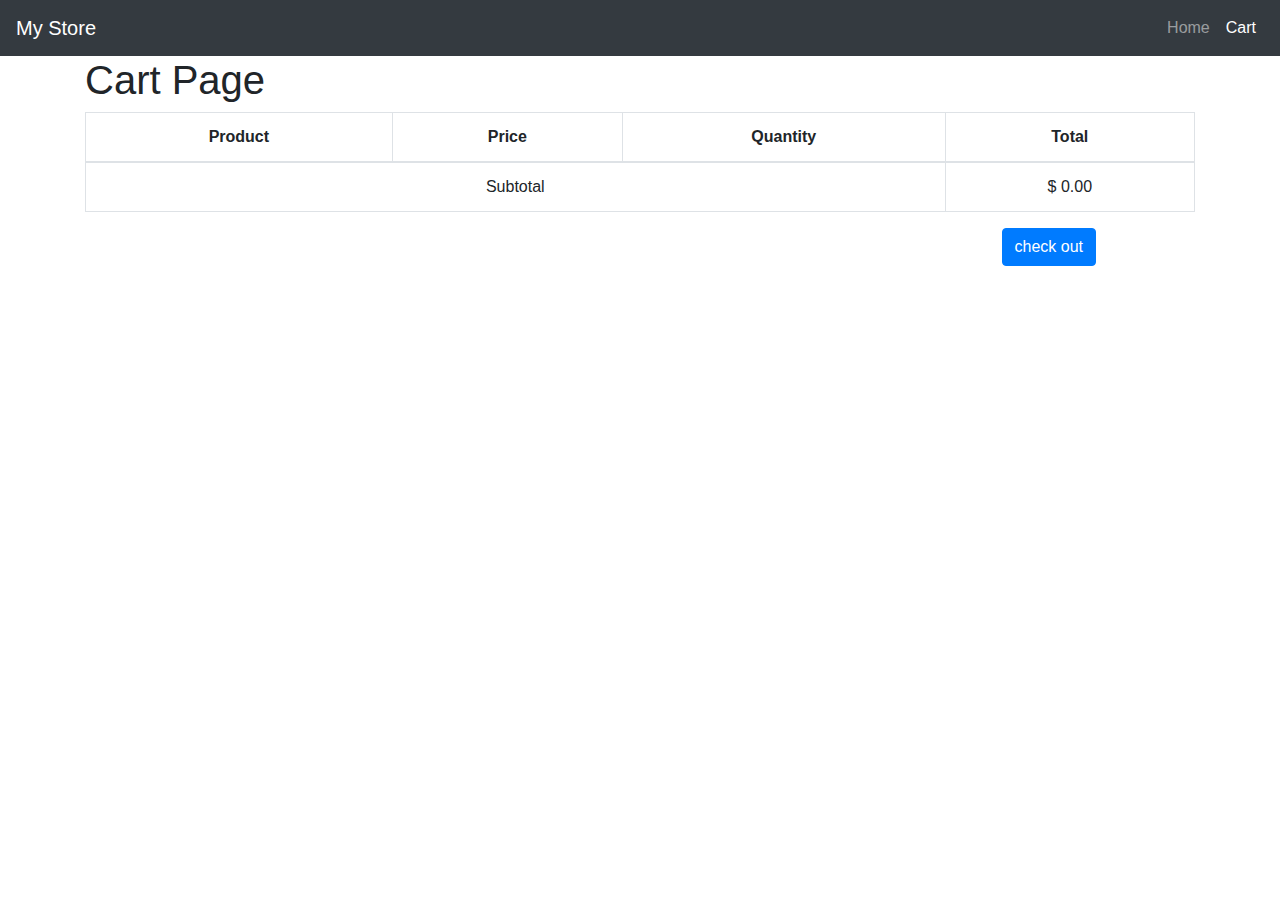
<file: java/prodact.html>
<!DOCTYPE html>
<html>
<head>
  <title>Cart Page</title>
  <link rel="stylesheet" href="https://stackpath.bootstrapcdn.com/bootstrap/4.5.2/css/bootstrap.min.css">
  <style>
    .quantity {
      display: flex;
      align-items: center;
    }

    .quantity input {
      width: 40px;
      text-align: center;
    }

    .quantity .btn {
      padding: 0.375rem 0.75rem;
    }
   th {
    text-align: center;
   }
   td{
    text-align: center;
   }

  </style>
</head>
<body>
  <nav class="navbar navbar-expand navbar-dark bg-dark">
    <a class="navbar-brand" href="#">My Store</a>
    <ul class="navbar-nav ml-auto">
      <li class="nav-item">
        <a class="nav-link" href="../index.php">Home</a>
      </li>
      <li class="nav-item active">
        <a class="nav-link" href="#">Cart</a>
      </li>
    </ul>
  </nav>

  <div class="container">
    <h1>Cart Page</h1>
    <table class="table table-bordered">
      <thead>
        <tr>
          <th >Product</th>
          <th>Price</th>
          <th>Quantity</th>
          <th>Total</th>
        </tr>
      </thead>
      <tbody>
        <!-- <tr>
          <td>
            <img src="./images/shoes-img1.png" alt="Product 1" class="img-fluid" width="140">
            Men Sports
          </td>
          <td>$90</td>
          <td class="quantity">
            <button class="btn btn-sm btn-secondary minus-btn">-</button>
            <input type="number" min="1" value="2" data-price="90">
            <button class="btn btn-sm btn-secondary plus-btn">+</button>
          </td>
          <td class="total">$90</td>
        </tr>
        <tr>
          <td>
            <img src="./images/shoes-img2.png"  alt="Product 2" class="img-fluid" width="140">
            Men Sports


          </td>
          <td>$80</td>
          <td class="quantity">
            <button class="btn btn-sm btn-secondary minus-btn" >-</button>
            <input type="number" min="1" value="1" data-price="80">
            <button class="btn btn-sm btn-secondary plus-btn">+</button>
          </td>
          <td class="total">$80</td>
        </tr>
        <tr>
          <td>
            <img src="./images/shoes-img3.png" alt="Product 1" class="img-fluid" width="140">
            Sale
             JOGING
             SHOES
          </td>
          <td>$100</td>
          <td class="quantity">
            <button class="btn btn-sm btn-secondary minus-btn">-</button>
            <input type="number" min="1" value="2" data-price="100">
            <button class="btn btn-sm btn-secondary plus-btn">+</button>
          </td>
          <td class="total">$100</td>
        </tr>
        <tr>
          <td>
            <img src="./images/H4.webp" alt="Product 1" class="img-fluid" width="140">
            PUMA3
          </td>
          <td>$80</td>
          <td class="quantity">
            <button class="btn btn-sm btn-secondary minus-btn">-</button>
            <input type="number" min="1" value="2" data-price="80">
            <button class="btn btn-sm btn-secondary plus-btn">+</button>
          </td>
          <td class="total">$80</td>
        </tr>
        <tr>
          <td>
            <img src="./images/shoes-img5.png" alt="Product 1" class="img-fluid" width="140">
            ADIDAS4          </td>
          <td>$456</td>
          <td class="quantity">
            <button class="btn btn-sm btn-secondary minus-btn">-</button>
            <input type="number" min="1" value="2" data-price="456">
            <button class="btn btn-sm btn-secondary plus-btn">+</button>
          </td>
          <td class="total">$456</td>
        </tr>
        <tr>
          <td>
            <img src="./images/shoes-img7.png" alt="Product 1" class="img-fluid" width="140">
            Realm
          </td>
          <td>$400
          </td>
          <td class="quantity">
            <button class="btn btn-sm btn-secondary minus-btn">-</button>
            <input type="number" min="1" value="2" data-price=" 400">
            <button class="btn btn-sm btn-secondary plus-btn">+</button>
          </td>
          <td class="total">$400</td>
        </tr>
        <tr>
          <td>
            <img src="./images/shoes-img8.png" alt="Product 1" class="img-fluid" width="140">
            PUMA3          </td>
          <td>$80</td>
          <td class="quantity">
            <button class="btn btn-sm btn-secondary minus-btn">-</button>
            <input type="number" min="1" value="2" data-price="80">
            <button class="btn btn-sm btn-secondary plus-btn">+</button>
          </td>
          <td class="total">$80</td>
        </tr>
        <tr>
          <td>
            <img src="./images/71wb-NvBKoL._AC_UL600_FMwebp_QL65_.webp" alt="Product 1" class="img-fluid" width="140">
            Cole Haan Men's Grand          </td>
          <td>$150</td>
          <td class="quantity">
            <button class="btn btn-sm btn-secondary minus-btn">-</button>
            <input type="number" min="1" value="2" data-price="150">
            <button class="btn btn-sm btn-secondary plus-btn">+</button>
          </td>
          <td class="total">$150</td>
        </tr>
        </tr> -->
        
        
        
      </tbody>
      <tfoot>
        <tr>
          <td colspan="3" >Subtotal</td>
          <td id="subtotal">$</td>
          </tr>
      </tfoot>
    </table>
    
  </div>
  
  <button style="float: right; margin-right: 11.5rem; " class="btn btn-primary  checkout" >check out </button>
  <script>
    var checkoutBtn = document.querySelector(".checkout");

checkoutBtn.addEventListener("click", function() {
  // Check if "products" object exists in local storage
  if (localStorage.getItem("products")) {
    // Clear the "products" object from local storage
    localStorage.removeItem("products");
    console.log("Local storage cleared!");
    // Refresh the page
    location.reload(); 
  } else {
    console.log("No 'products' object found in local storage.");
  }
});
// Select the table body element
var tableBody = document.querySelector('tbody');

// Calculate and update the subtotal
function calculateSubtotal() {
  var rows = tableBody.querySelectorAll('tr');
  var subtotal = 0;

  rows.forEach(function (row) {
    var totalCell = row.querySelector('td:last-child');
    var price = parseFloat(totalCell.textContent.replace(/[^0-9.-]+/g, ''));
    subtotal += price;
  });

  // Update the subtotal cell
  document.getElementById('subtotal').textContent = '$ ' + subtotal.toFixed(2);
}

// Get the existing products from local storage
var existingProducts = JSON.parse(localStorage.getItem('products')) || [];

// Variable to store the overall total
var overallTotal = 0;

// Loop through the existing products and create a row for each product
existingProducts.forEach(function (product) {
  // Create a new table row
  var row = document.createElement('tr');

  // Create the table data cells for each product detail
  var productCell = document.createElement('td');
  productCell.innerHTML = `
    <img src="${'.' + product.image}" alt="${product.name}" class="img-fluid" width="140">
    ${product.name}
  `;
  row.appendChild(productCell);

  var priceCell = document.createElement('td');
  priceCell.textContent = product.price;
  row.appendChild(priceCell);

  var quantityCell = document.createElement('td');
  quantityCell.innerHTML = `
    <button class="btn btn-sm btn-secondary minus-btn">-</button>
    <input type="number" min="1" value="1" data-price="${product.price}">
    <button class="btn btn-sm btn-secondary plus-btn">+</button>
  `;
  row.appendChild(quantityCell);

  var totalCell = document.createElement('td');
  totalCell.textContent = product.price;
  row.appendChild(totalCell);

  // Append the row to the table body
  tableBody.appendChild(row);

  // Calculate and update the total for each product
  var quantityInput = row.querySelector('input[type="number"]');
  var minusBtn = row.querySelector('.minus-btn');
  var plusBtn = row.querySelector('.plus-btn');
  var productTotalCell = row.querySelector('td:last-child'); // Retrieve the total cell for the specific row

  // Function to calculate the product total based on quantity
  function updateProductTotal() {
    var quantity = parseInt(quantityInput.value);
    var price = parseFloat(quantityInput.dataset.price.replace(/[^0-9.-]+/g, '')); // Remove non-numeric characters from the price
    var productTotal = quantity * price;
    productTotalCell.textContent = '$ ' + productTotal.toFixed(2); // Update the total cell for the specific row with the currency symbol

    // Update the subtotal and overall total
    calculateSubtotal();
    calculateOverallTotal();
  }

  // Event listener for the minus button
  minusBtn.addEventListener('click', function () {
    if (quantityInput.value > 1) {
      quantityInput.value--;
      updateProductTotal();
    }
  });

  // Event listener for the plus button
  plusBtn.addEventListener('click', function () {
    quantityInput.value++;
    updateProductTotal();
  });

  // Event listener for quantity input changes
  quantityInput.addEventListener('change', updateProductTotal);

  // Function to calculate the overall total
  function calculateOverallTotal() {
    overallTotal = 0;
    var rows = document.querySelectorAll('tbody tr');
    rows.forEach(function (
row) {
var totalCell = row.querySelector('td:last-child');
var price = parseFloat(totalCell.textContent.replace(/[^0-9.-]+/g, '')); // Remove non-numeric characters from the price
overallTotal += price;
});

// Display the overall total with the currency symbol
document.getElementById('overall-total').textContent = '$ ' + overallTotal.toFixed(2);
}
});

// Call the calculateSubtotal function initially to display the initial subtotal
calculateSubtotal();


</script>


</body>
</html>
</file>
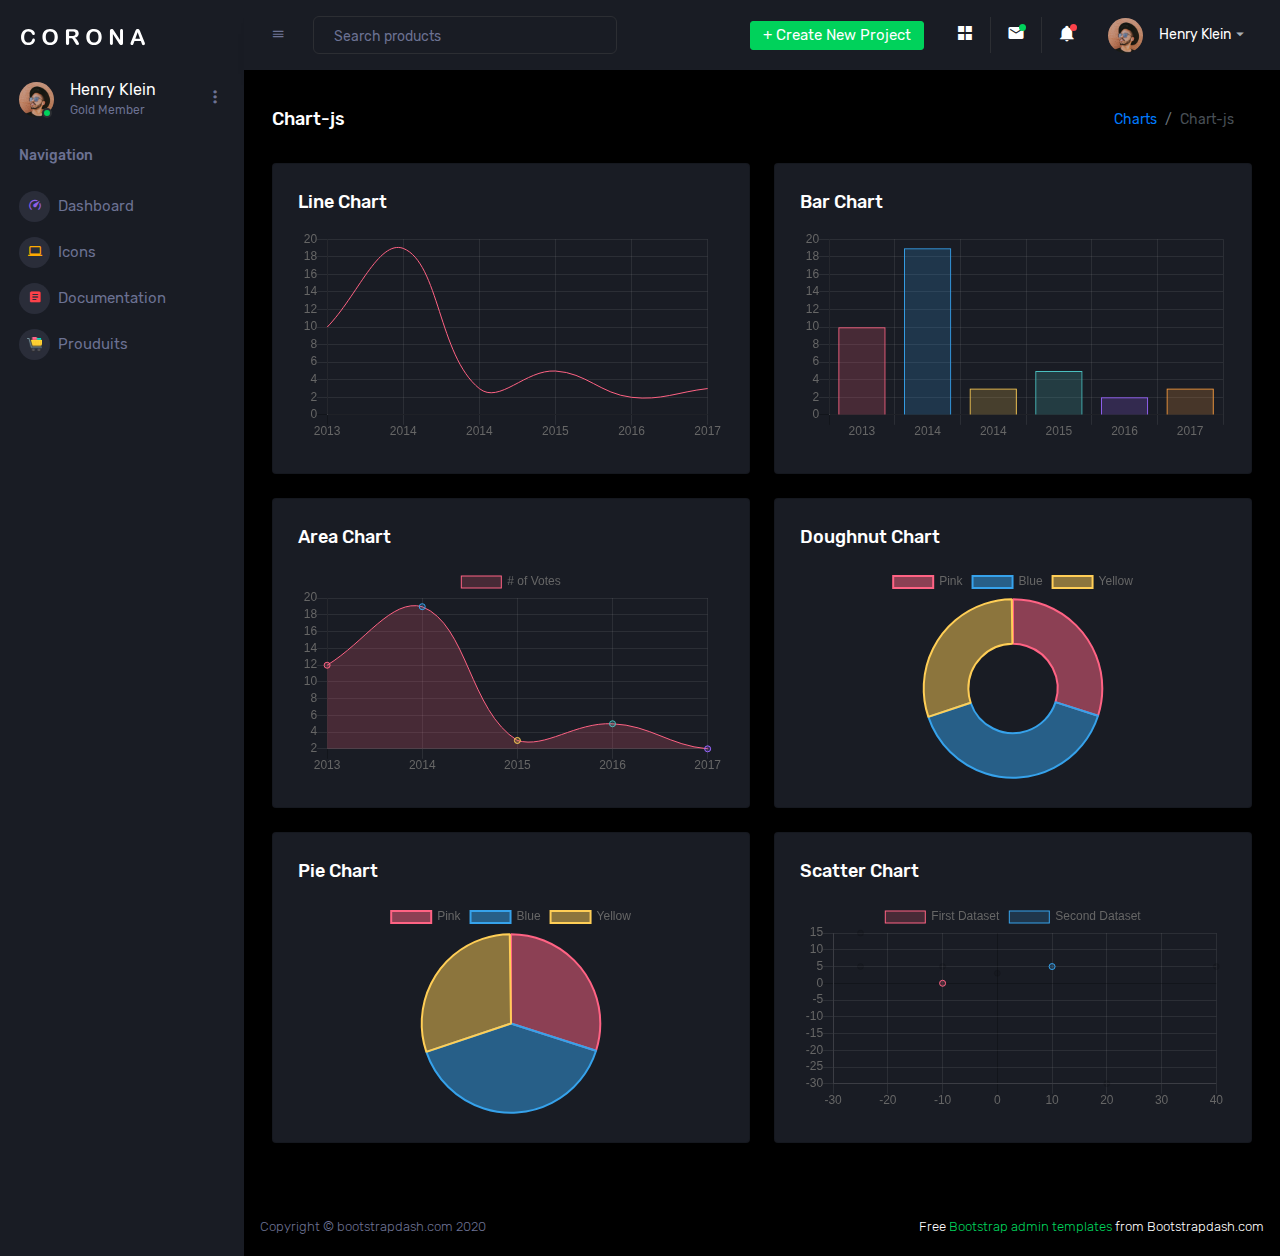
<file: dashbord/hamza/pages/charts/chartjs.html>
<!DOCTYPE html>
<html lang="en">
  <head>
    <!-- Required meta tags -->
    <meta charset="utf-8">
    <meta name="viewport" content="width=device-width, initial-scale=1, shrink-to-fit=no">
    <title>Corona Admin</title>
    <!-- plugins:css -->
    <link rel="stylesheet" href="../../assets/vendors/mdi/css/materialdesignicons.min.css">
    <link rel="stylesheet" href="../../assets/vendors/css/vendor.bundle.base.css">
    <!-- endinject -->
    <!-- Plugin css for this page -->
    <!-- End Plugin css for this page -->
    <!-- inject:css -->
    <!-- endinject -->
    <!-- Layout styles -->
    <link rel="stylesheet" href="../../assets/css/style.css">
    <!-- End layout styles -->
    <link rel="shortcut icon" href="../../assets/images/favicon.png" />
  </head>
  <body>
    <div class="container-scroller">
      <!-- partial:../../partials/_sidebar.html -->
      <nav class="sidebar sidebar-offcanvas" id="sidebar">
        <div class="sidebar-brand-wrapper d-none d-lg-flex align-items-center justify-content-center fixed-top">
          <a class="sidebar-brand brand-logo" href="../../index.html"><img src="../../assets/images/logo.svg" alt="logo" /></a>
          <a class="sidebar-brand brand-logo-mini" href="../../index.html"><img src="../../assets/images/logo-mini.svg" alt="logo" /></a>
        </div>
        <ul class="nav">
          <li class="nav-item profile">
            <div class="profile-desc">
              <div class="profile-pic">
                <div class="count-indicator">
                  <img class="img-xs rounded-circle " src="../../assets/images/faces/face15.jpg" alt="">
                  <span class="count bg-success"></span>
                </div>
                <div class="profile-name">
                  <h5 class="mb-0 font-weight-normal">Henry Klein</h5>
                  <span>Gold Member</span>
                </div>
              </div>
              <a href="#" id="profile-dropdown" data-toggle="dropdown"><i class="mdi mdi-dots-vertical"></i></a>
              <div class="dropdown-menu dropdown-menu-right sidebar-dropdown preview-list" aria-labelledby="profile-dropdown">
                <a href="#" class="dropdown-item preview-item">
                  <div class="preview-thumbnail">
                    <div class="preview-icon bg-dark rounded-circle">
                      <i class="mdi mdi-settings text-primary"></i>
                    </div>
                  </div>
                  <div class="preview-item-content">
                    <p class="preview-subject ellipsis mb-1 text-small">Account settings</p>
                  </div>
                </a>
                <div class="dropdown-divider"></div>
                <a href="#" class="dropdown-item preview-item">
                  <div class="preview-thumbnail">
                    <div class="preview-icon bg-dark rounded-circle">
                      <i class="mdi mdi-onepassword  text-info"></i>
                    </div>
                  </div>
                  <div class="preview-item-content">
                    <p class="preview-subject ellipsis mb-1 text-small">Change Password</p>
                  </div>
                </a>
                <div class="dropdown-divider"></div>
                <a href="#" class="dropdown-item preview-item">
                  <div class="preview-thumbnail">
                    <div class="preview-icon bg-dark rounded-circle">
                      <i class="mdi mdi-calendar-today text-success"></i>
                    </div>
                  </div>
                  <div class="preview-item-content">
                    <p class="preview-subject ellipsis mb-1 text-small">To-do list</p>
                  </div>
                </a>
              </div>
            </div>
          </li>
          <li class="nav-item nav-category">
            <span class="nav-link">Navigation</span>
          </li>
          <li class="nav-item menu-items">
            <a class="nav-link" href="../../index.html">
              <span class="menu-icon">
                <i class="mdi mdi-speedometer"></i>
              </span>
              <span class="menu-title">Dashboard</span>
            </a>
          </li>




          <li class="nav-item menu-items">
            <a class="nav-link" data-toggle="collapse" href="#ui-basic" aria-expanded="false" aria-controls="ui-basic">
              <span class="menu-icon">
                <i class="mdi mdi-laptop"></i>
              </span>
         
              <span class="menu-title">Icons</span>
            </a>
          </li>
          
           
             
          <li class="nav-item menu-items">
            <a class="nav-link" href="http://www.bootstrapdash.com/demo/corona-free/jquery/documentation/documentation.html">
              <span class="menu-icon">
                <i class="mdi mdi-file-document-box"></i>
              </span>
              <span class="menu-title">Documentation</span>
            </a>
          </li>
          <li class="nav-item menu-items">
            <a class="nav-link" href="../../produits/prouduits.html">
              <span class="menu-icon">
                <i><img src="./panier.png " height="" width="15" alt=""></i>
              </span>
              <span class="menu-title">Prouduits</span>
            </a>
          </li>
        </ul>
      </nav>
      <!-- partial -->
      <div class="container-fluid page-body-wrapper">
        <!-- partial:../../partials/_navbar.html -->
        <nav class="navbar p-0 fixed-top d-flex flex-row">
          <div class="navbar-brand-wrapper d-flex d-lg-none align-items-center justify-content-center">
            <a class="navbar-brand brand-logo-mini" href="../../index.html"><img src="../../assets/images/logo-mini.svg" alt="logo" /></a>
          </div>
          <div class="navbar-menu-wrapper flex-grow d-flex align-items-stretch">
            <button class="navbar-toggler navbar-toggler align-self-center" type="button" data-toggle="minimize">
              <span class="mdi mdi-menu"></span>
            </button>
            <ul class="navbar-nav w-100">
              <li class="nav-item w-100">
                <form class="nav-link mt-2 mt-md-0 d-none d-lg-flex search">
                  <input type="text" class="form-control" placeholder="Search products">
                </form>
              </li>
            </ul>
            <ul class="navbar-nav navbar-nav-right">
              <li class="nav-item dropdown d-none d-lg-block">
                <a class="nav-link btn btn-success create-new-button" id="createbuttonDropdown" data-toggle="dropdown" aria-expanded="false" href="#">+ Create New Project</a>
                <div class="dropdown-menu dropdown-menu-right navbar-dropdown preview-list" aria-labelledby="createbuttonDropdown">
                  <h6 class="p-3 mb-0">Projects</h6>
                  <div class="dropdown-divider"></div>
                  <a class="dropdown-item preview-item">
                    <div class="preview-thumbnail">
                      <div class="preview-icon bg-dark rounded-circle">
                        <i class="mdi mdi-file-outline text-primary"></i>
                      </div>
                    </div>
                    <div class="preview-item-content">
                      <p class="preview-subject ellipsis mb-1">Software Development</p>
                    </div>
                  </a>
                  <div class="dropdown-divider"></div>
                  <a class="dropdown-item preview-item">
                    <div class="preview-thumbnail">
                      <div class="preview-icon bg-dark rounded-circle">
                        <i class="mdi mdi-web text-info"></i>
                      </div>
                    </div>
                    <div class="preview-item-content">
                      <p class="preview-subject ellipsis mb-1">UI Development</p>
                    </div>
                  </a>
                  <div class="dropdown-divider"></div>
                  <a class="dropdown-item preview-item">
                    <div class="preview-thumbnail">
                      <div class="preview-icon bg-dark rounded-circle">
                        <i class="mdi mdi-layers text-danger"></i>
                      </div>
                    </div>
                    <div class="preview-item-content">
                      <p class="preview-subject ellipsis mb-1">Software Testing</p>
                    </div>
                  </a>
                  <div class="dropdown-divider"></div>
                  <p class="p-3 mb-0 text-center">See all projects</p>
                </div>
              </li>
              <li class="nav-item nav-settings d-none d-lg-block">
                <a class="nav-link" href="#">
                  <i class="mdi mdi-view-grid"></i>
                </a>
              </li>
              <li class="nav-item dropdown border-left">
                <a class="nav-link count-indicator dropdown-toggle" id="messageDropdown" href="#" data-toggle="dropdown" aria-expanded="false">
                  <i class="mdi mdi-email"></i>
                  <span class="count bg-success"></span>
                </a>
                <div class="dropdown-menu dropdown-menu-right navbar-dropdown preview-list" aria-labelledby="messageDropdown">
                  <h6 class="p-3 mb-0">Messages</h6>
                  <div class="dropdown-divider"></div>
                  <a class="dropdown-item preview-item">
                    <div class="preview-thumbnail">
                      <img src="../../assets/images/faces/face4.jpg" alt="image" class="rounded-circle profile-pic">
                    </div>
                    <div class="preview-item-content">
                      <p class="preview-subject ellipsis mb-1">Mark send you a message</p>
                      <p class="text-muted mb-0"> 1 Minutes ago </p>
                    </div>
                  </a>
                  <div class="dropdown-divider"></div>
                  <a class="dropdown-item preview-item">
                    <div class="preview-thumbnail">
                      <img src="../../assets/images/faces/face2.jpg" alt="image" class="rounded-circle profile-pic">
                    </div>
                    <div class="preview-item-content">
                      <p class="preview-subject ellipsis mb-1">Cregh send you a message</p>
                      <p class="text-muted mb-0"> 15 Minutes ago </p>
                    </div>
                  </a>
                  <div class="dropdown-divider"></div>
                  <a class="dropdown-item preview-item">
                    <div class="preview-thumbnail">
                      <img src="../../assets/images/faces/face3.jpg" alt="image" class="rounded-circle profile-pic">
                    </div>
                    <div class="preview-item-content">
                      <p class="preview-subject ellipsis mb-1">Profile picture updated</p>
                      <p class="text-muted mb-0"> 18 Minutes ago </p>
                    </div>
                  </a>
                  <div class="dropdown-divider"></div>
                  <p class="p-3 mb-0 text-center">4 new messages</p>
                </div>
              </li>
              <li class="nav-item dropdown border-left">
                <a class="nav-link count-indicator dropdown-toggle" id="notificationDropdown" href="#" data-toggle="dropdown">
                  <i class="mdi mdi-bell"></i>
                  <span class="count bg-danger"></span>
                </a>
                <div class="dropdown-menu dropdown-menu-right navbar-dropdown preview-list" aria-labelledby="notificationDropdown">
                  <h6 class="p-3 mb-0">Notifications</h6>
                  <div class="dropdown-divider"></div>
                  <a class="dropdown-item preview-item">
                    <div class="preview-thumbnail">
                      <div class="preview-icon bg-dark rounded-circle">
                        <i class="mdi mdi-calendar text-success"></i>
                      </div>
                    </div>
                    <div class="preview-item-content">
                      <p class="preview-subject mb-1">Event today</p>
                      <p class="text-muted ellipsis mb-0"> Just a reminder that you have an event today </p>
                    </div>
                  </a>
                  <div class="dropdown-divider"></div>
                  <a class="dropdown-item preview-item">
                    <div class="preview-thumbnail">
                      <div class="preview-icon bg-dark rounded-circle">
                        <i class="mdi mdi-settings text-danger"></i>
                      </div>
                    </div>
                    <div class="preview-item-content">
                      <p class="preview-subject mb-1">Settings</p>
                      <p class="text-muted ellipsis mb-0"> Update dashboard </p>
                    </div>
                  </a>
                  <div class="dropdown-divider"></div>
                  <a class="dropdown-item preview-item">
                    <div class="preview-thumbnail">
                      <div class="preview-icon bg-dark rounded-circle">
                        <i class="mdi mdi-link-variant text-warning"></i>
                      </div>
                    </div>
                    <div class="preview-item-content">
                      <p class="preview-subject mb-1">Launch Admin</p>
                      <p class="text-muted ellipsis mb-0"> New admin wow! </p>
                    </div>
                  </a>
                  <div class="dropdown-divider"></div>
                  <p class="p-3 mb-0 text-center">See all notifications</p>
                </div>
              </li>
              <li class="nav-item dropdown">
                <a class="nav-link" id="profileDropdown" href="#" data-toggle="dropdown">
                  <div class="navbar-profile">
                    <img class="img-xs rounded-circle" src="../../assets/images/faces/face15.jpg" alt="">
                    <p class="mb-0 d-none d-sm-block navbar-profile-name">Henry Klein</p>
                    <i class="mdi mdi-menu-down d-none d-sm-block"></i>
                  </div>
                </a>
                <div class="dropdown-menu dropdown-menu-right navbar-dropdown preview-list" aria-labelledby="profileDropdown">
                  <h6 class="p-3 mb-0">Profile</h6>
                  <div class="dropdown-divider"></div>
                  <a class="dropdown-item preview-item">
                    <div class="preview-thumbnail">
                      <div class="preview-icon bg-dark rounded-circle">
                        <i class="mdi mdi-settings text-success"></i>
                      </div>
                    </div>
                    <div class="preview-item-content">
                      <p class="preview-subject mb-1">Settings</p>
                    </div>
                  </a>
                  <div class="dropdown-divider"></div>
                  <a class="dropdown-item preview-item">
                    <div class="preview-thumbnail">
                      <div class="preview-icon bg-dark rounded-circle">
                        <i class="mdi mdi-logout text-danger"></i>
                      </div>
                    </div>
                    <div class="preview-item-content">
                      <p class="preview-subject mb-1">Log out</p>
                    </div>
                  </a>
                  <div class="dropdown-divider"></div>
                  <p class="p-3 mb-0 text-center">Advanced settings</p>
                </div>
              </li>
            </ul>
            <button class="navbar-toggler navbar-toggler-right d-lg-none align-self-center" type="button" data-toggle="offcanvas">
              <span class="mdi mdi-format-line-spacing"></span>
            </button>
          </div>
        </nav>
        <!-- partial -->
        <div class="main-panel">
          <div class="content-wrapper">
            <div class="page-header">
              <h3 class="page-title"> Chart-js </h3>
              <nav aria-label="breadcrumb">
                <ol class="breadcrumb">
                  <li class="breadcrumb-item"><a href="#">Charts</a></li>
                  <li class="breadcrumb-item active" aria-current="page">Chart-js</li>
                </ol>
              </nav>
            </div>
            <div class="row">
              <div class="col-lg-6 grid-margin stretch-card">
                <div class="card">
                  <div class="card-body">
                    <h4 class="card-title">Line chart</h4>
                    <canvas id="lineChart" style="height:250px"></canvas>
                  </div>
                </div>
              </div>
              <div class="col-lg-6 grid-margin stretch-card">
                <div class="card">
                  <div class="card-body">
                    <h4 class="card-title">Bar chart</h4>
                    <canvas id="barChart" style="height:230px"></canvas>
                  </div>
                </div>
              </div>
            </div>
            <div class="row">
              <div class="col-lg-6 grid-margin stretch-card">
                <div class="card">
                  <div class="card-body">
                    <h4 class="card-title">Area chart</h4>
                    <canvas id="areaChart" style="height:250px"></canvas>
                  </div>
                </div>
              </div>
              <div class="col-lg-6 grid-margin stretch-card">
                <div class="card">
                  <div class="card-body">
                    <h4 class="card-title">Doughnut chart</h4>
                    <canvas id="doughnutChart" style="height:250px"></canvas>
                  </div>
                </div>
              </div>
            </div>
            <div class="row">
              <div class="col-lg-6 grid-margin stretch-card">
                <div class="card">
                  <div class="card-body">
                    <h4 class="card-title">Pie chart</h4>
                    <canvas id="pieChart" style="height:250px"></canvas>
                  </div>
                </div>
              </div>
              <div class="col-lg-6 grid-margin stretch-card">
                <div class="card">
                  <div class="card-body">
                    <h4 class="card-title">Scatter chart</h4>
                    <canvas id="scatterChart" style="height:250px"></canvas>
                  </div>
                </div>
              </div>
            </div>
          </div>
          <!-- content-wrapper ends -->
          <!-- partial:../../partials/_footer.html -->
          <footer class="footer">
            <div class="d-sm-flex justify-content-center justify-content-sm-between">
              <span class="text-muted d-block text-center text-sm-left d-sm-inline-block">Copyright © bootstrapdash.com 2020</span>
              <span class="float-none float-sm-right d-block mt-1 mt-sm-0 text-center"> Free <a href="https://www.bootstrapdash.com/bootstrap-admin-template/" target="_blank">Bootstrap admin templates</a> from Bootstrapdash.com</span>
            </div>
          </footer>
          <!-- partial -->
        </div>
        <!-- main-panel ends -->
      </div>
      <!-- page-body-wrapper ends -->
    </div>
    <!-- container-scroller -->
    <!-- plugins:js -->
    <script src="../../assets/vendors/js/vendor.bundle.base.js"></script>
    <!-- endinject -->
    <!-- Plugin js for this page -->
    <script src="../../assets/vendors/chart.js/Chart.min.js"></script>
    <!-- End plugin js for this page -->
    <!-- inject:js -->
    <script src="../../assets/js/off-canvas.js"></script>
    <script src="../../assets/js/hoverable-collapse.js"></script>
    <script src="../../assets/js/misc.js"></script>
    <script src="../../assets/js/settings.js"></script>
    <script src="../../assets/js/todolist.js"></script>
    <!-- endinject -->
    <!-- Custom js for this page -->
    <script src="../../assets/js/chart.js"></script>
    <!-- End custom js for this page -->
  </body>
</html>
</file>
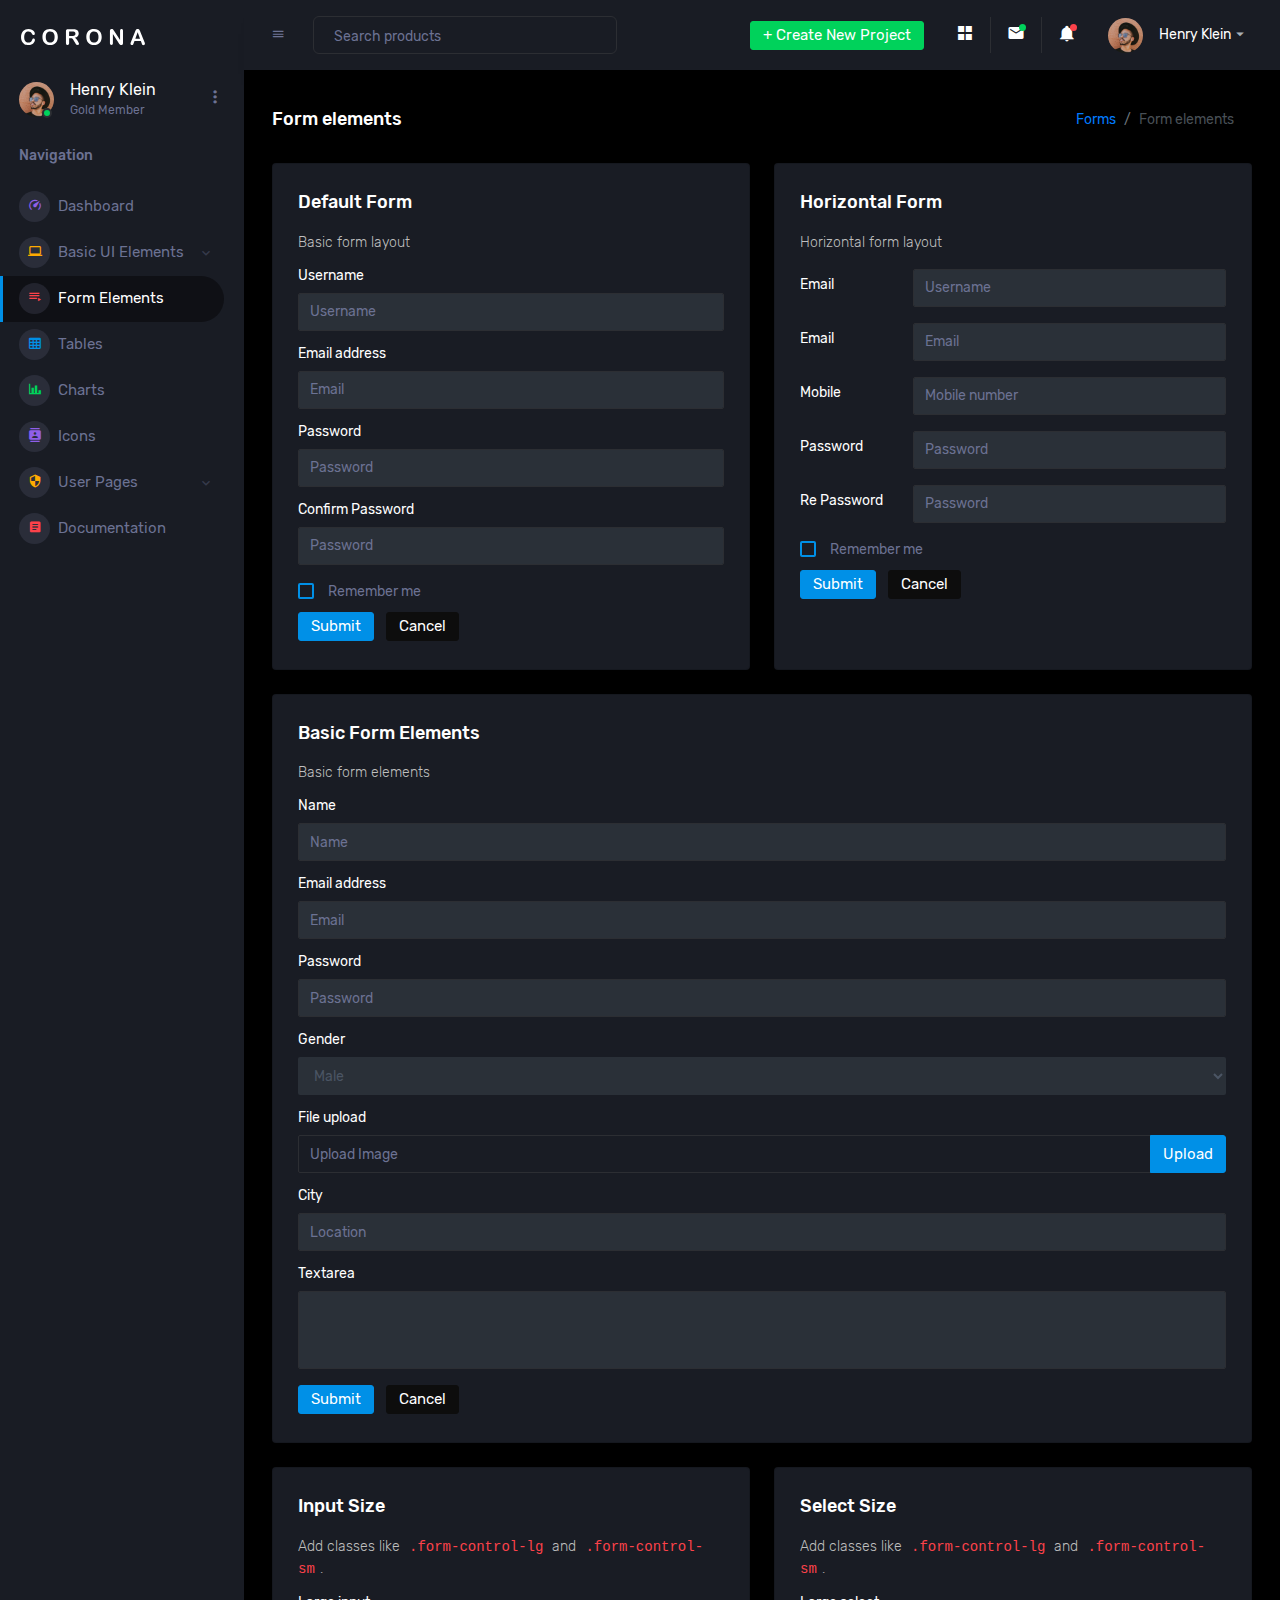
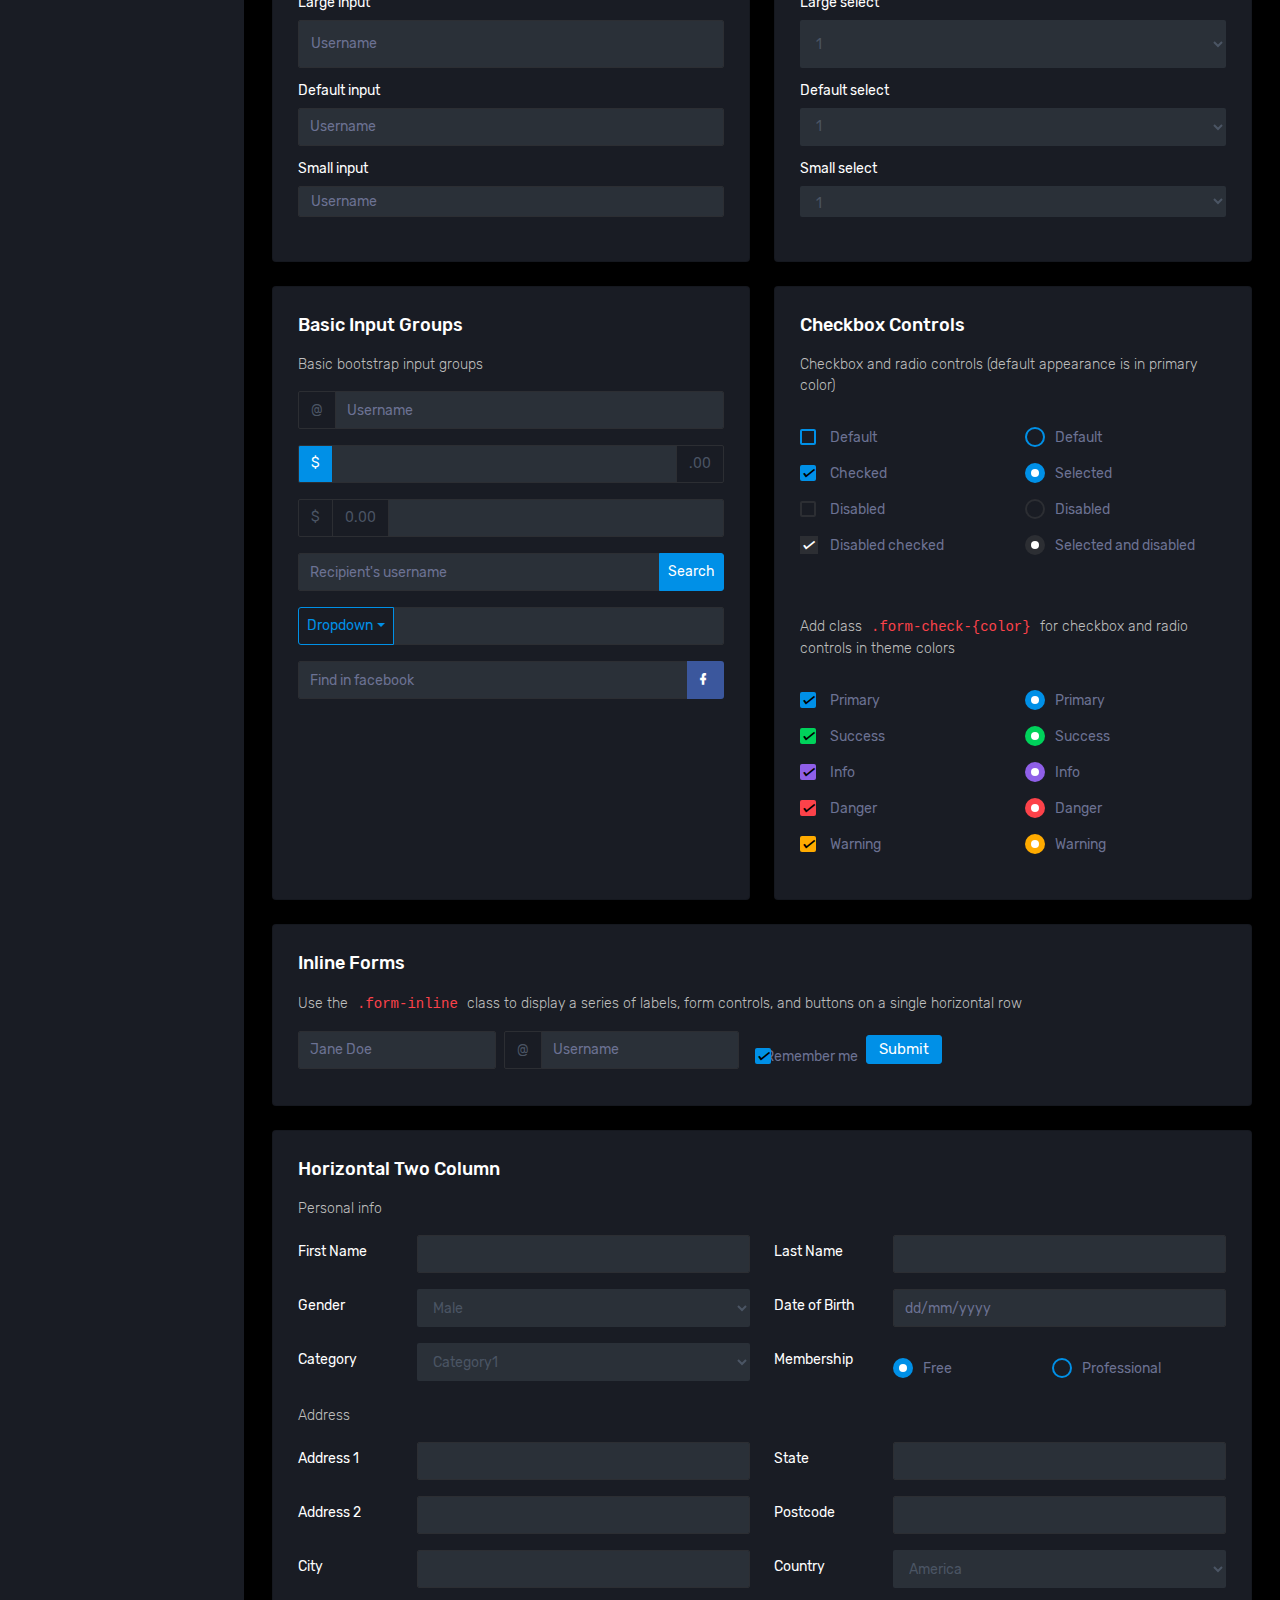
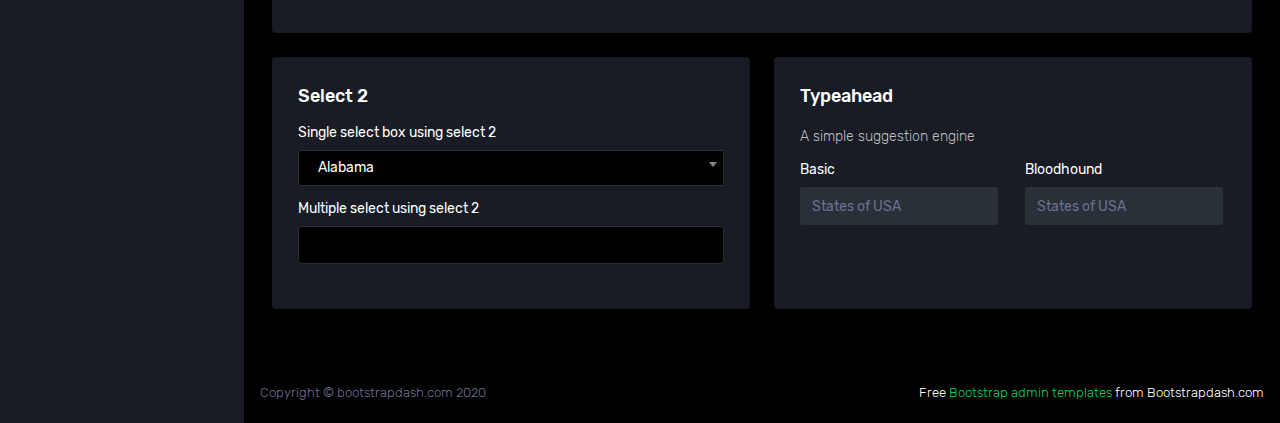
<file: dashbord/hamza/pages/forms/basic_elements.html>
<!DOCTYPE html>
<html lang="en">
  <head>
    <!-- Required meta tags -->
    <meta charset="utf-8">
    <meta name="viewport" content="width=device-width, initial-scale=1, shrink-to-fit=no">
    <title>Corona Admin</title>
    <!-- plugins:css -->
    <link rel="stylesheet" href="../../assets/vendors/mdi/css/materialdesignicons.min.css">
    <link rel="stylesheet" href="../../assets/vendors/css/vendor.bundle.base.css">
    <!-- endinject -->
    <!-- Plugin css for this page -->
    <link rel="stylesheet" href="../../assets/vendors/select2/select2.min.css">
    <link rel="stylesheet" href="../../assets/vendors/select2-bootstrap-theme/select2-bootstrap.min.css">
    <!-- End plugin css for this page -->
    <!-- inject:css -->
    <!-- endinject -->
    <!-- Layout styles -->
    <link rel="stylesheet" href="../../assets/css/style.css">
    <!-- End layout styles -->
    <link rel="shortcut icon" href="../../assets/images/favicon.png" />
  </head>
  <body>
    <div class="container-scroller">
      <!-- partial:../../partials/_sidebar.html -->
      <nav class="sidebar sidebar-offcanvas" id="sidebar">
        <div class="sidebar-brand-wrapper d-none d-lg-flex align-items-center justify-content-center fixed-top">
          <a class="sidebar-brand brand-logo" href="../../index.html"><img src="../../assets/images/logo.svg" alt="logo" /></a>
          <a class="sidebar-brand brand-logo-mini" href="../../index.html"><img src="../../assets/images/logo-mini.svg" alt="logo" /></a>
        </div>
        <ul class="nav">
          <li class="nav-item profile">
            <div class="profile-desc">
              <div class="profile-pic">
                <div class="count-indicator">
                  <img class="img-xs rounded-circle " src="../../assets/images/faces/face15.jpg" alt="">
                  <span class="count bg-success"></span>
                </div>
                <div class="profile-name">
                  <h5 class="mb-0 font-weight-normal">Henry Klein</h5>
                  <span>Gold Member</span>
                </div>
              </div>
              <a href="#" id="profile-dropdown" data-toggle="dropdown"><i class="mdi mdi-dots-vertical"></i></a>
              <div class="dropdown-menu dropdown-menu-right sidebar-dropdown preview-list" aria-labelledby="profile-dropdown">
                <a href="#" class="dropdown-item preview-item">
                  <div class="preview-thumbnail">
                    <div class="preview-icon bg-dark rounded-circle">
                      <i class="mdi mdi-settings text-primary"></i>
                    </div>
                  </div>
                  <div class="preview-item-content">
                    <p class="preview-subject ellipsis mb-1 text-small">Account settings</p>
                  </div>
                </a>
                <div class="dropdown-divider"></div>
                <a href="#" class="dropdown-item preview-item">
                  <div class="preview-thumbnail">
                    <div class="preview-icon bg-dark rounded-circle">
                      <i class="mdi mdi-onepassword  text-info"></i>
                    </div>
                  </div>
                  <div class="preview-item-content">
                    <p class="preview-subject ellipsis mb-1 text-small">Change Password</p>
                  </div>
                </a>
                <div class="dropdown-divider"></div>
                <a href="#" class="dropdown-item preview-item">
                  <div class="preview-thumbnail">
                    <div class="preview-icon bg-dark rounded-circle">
                      <i class="mdi mdi-calendar-today text-success"></i>
                    </div>
                  </div>
                  <div class="preview-item-content">
                    <p class="preview-subject ellipsis mb-1 text-small">To-do list</p>
                  </div>
                </a>
              </div>
            </div>
          </li>
          <li class="nav-item nav-category">
            <span class="nav-link">Navigation</span>
          </li>
          <li class="nav-item menu-items">
            <a class="nav-link" href="../../index.html">
              <span class="menu-icon">
                <i class="mdi mdi-speedometer"></i>
              </span>
              <span class="menu-title">Dashboard</span>
            </a>
          </li>
          <li class="nav-item menu-items">
            <a class="nav-link" data-toggle="collapse" href="#ui-basic" aria-expanded="false" aria-controls="ui-basic">
              <span class="menu-icon">
                <i class="mdi mdi-laptop"></i>
              </span>
              <span class="menu-title">Basic UI Elements</span>
              <i class="menu-arrow"></i>
            </a>
            <div class="collapse" id="ui-basic">
              <ul class="nav flex-column sub-menu">
                <li class="nav-item"> <a class="nav-link" href="../../pages/ui-features/buttons.html">Buttons</a></li>
                <li class="nav-item"> <a class="nav-link" href="../../pages/ui-features/dropdowns.html">Dropdowns</a></li>
                <li class="nav-item"> <a class="nav-link" href="../../pages/ui-features/typography.html">Typography</a></li>
              </ul>
            </div>
          </li>
          <li class="nav-item menu-items">
            <a class="nav-link" href="../../pages/forms/basic_elements.html">
              <span class="menu-icon">
                <i class="mdi mdi-playlist-play"></i>
              </span>
              <span class="menu-title">Form Elements</span>
            </a>
          </li>
          <li class="nav-item menu-items">
            <a class="nav-link" href="../../pages/tables/basic-table.html">
              <span class="menu-icon">
                <i class="mdi mdi-table-large"></i>
              </span>
              <span class="menu-title">Tables</span>
            </a>
          </li>
          <li class="nav-item menu-items">
            <a class="nav-link" href="../../pages/charts/chartjs.html">
              <span class="menu-icon">
                <i class="mdi mdi-chart-bar"></i>
              </span>
              <span class="menu-title">Charts</span>
            </a>
          </li>
          <li class="nav-item menu-items">
            <a class="nav-link" href="../../pages/icons/mdi.html">
              <span class="menu-icon">
                <i class="mdi mdi-contacts"></i>
              </span>
              <span class="menu-title">Icons</span>
            </a>
          </li>
          <li class="nav-item menu-items">
            <a class="nav-link" data-toggle="collapse" href="#auth" aria-expanded="false" aria-controls="auth">
              <span class="menu-icon">
                <i class="mdi mdi-security"></i>
              </span>
              <span class="menu-title">User Pages</span>
              <i class="menu-arrow"></i>
            </a>
            <div class="collapse" id="auth">
              <ul class="nav flex-column sub-menu">
                <li class="nav-item"> <a class="nav-link" href="../../pages/samples/blank-page.html"> Blank Page </a></li>
                <li class="nav-item"> <a class="nav-link" href="../../pages/samples/error-404.html"> 404 </a></li>
                <li class="nav-item"> <a class="nav-link" href="../../pages/samples/error-500.html"> 500 </a></li>
                <li class="nav-item"> <a class="nav-link" href="../../pages/samples/login.html"> Login </a></li>
                <li class="nav-item"> <a class="nav-link" href="../../pages/samples/register.html"> Register </a></li>
              </ul>
            </div>
          </li>
          <li class="nav-item menu-items">
            <a class="nav-link" href="http://www.bootstrapdash.com/demo/corona-free/jquery/documentation/documentation.html">
              <span class="menu-icon">
                <i class="mdi mdi-file-document-box"></i>
              </span>
              <span class="menu-title">Documentation</span>
            </a>
          </li>
        </ul>
      </nav>
      <!-- partial -->
      <div class="container-fluid page-body-wrapper">
        <!-- partial:../../partials/_navbar.html -->
        <nav class="navbar p-0 fixed-top d-flex flex-row">
          <div class="navbar-brand-wrapper d-flex d-lg-none align-items-center justify-content-center">
            <a class="navbar-brand brand-logo-mini" href="../../index.html"><img src="../../assets/images/logo-mini.svg" alt="logo" /></a>
          </div>
          <div class="navbar-menu-wrapper flex-grow d-flex align-items-stretch">
            <button class="navbar-toggler navbar-toggler align-self-center" type="button" data-toggle="minimize">
              <span class="mdi mdi-menu"></span>
            </button>
            <ul class="navbar-nav w-100">
              <li class="nav-item w-100">
                <form class="nav-link mt-2 mt-md-0 d-none d-lg-flex search">
                  <input type="text" class="form-control" placeholder="Search products">
                </form>
              </li>
            </ul>
            <ul class="navbar-nav navbar-nav-right">
              <li class="nav-item dropdown d-none d-lg-block">
                <a class="nav-link btn btn-success create-new-button" id="createbuttonDropdown" data-toggle="dropdown" aria-expanded="false" href="#">+ Create New Project</a>
                <div class="dropdown-menu dropdown-menu-right navbar-dropdown preview-list" aria-labelledby="createbuttonDropdown">
                  <h6 class="p-3 mb-0">Projects</h6>
                  <div class="dropdown-divider"></div>
                  <a class="dropdown-item preview-item">
                    <div class="preview-thumbnail">
                      <div class="preview-icon bg-dark rounded-circle">
                        <i class="mdi mdi-file-outline text-primary"></i>
                      </div>
                    </div>
                    <div class="preview-item-content">
                      <p class="preview-subject ellipsis mb-1">Software Development</p>
                    </div>
                  </a>
                  <div class="dropdown-divider"></div>
                  <a class="dropdown-item preview-item">
                    <div class="preview-thumbnail">
                      <div class="preview-icon bg-dark rounded-circle">
                        <i class="mdi mdi-web text-info"></i>
                      </div>
                    </div>
                    <div class="preview-item-content">
                      <p class="preview-subject ellipsis mb-1">UI Development</p>
                    </div>
                  </a>
                  <div class="dropdown-divider"></div>
                  <a class="dropdown-item preview-item">
                    <div class="preview-thumbnail">
                      <div class="preview-icon bg-dark rounded-circle">
                        <i class="mdi mdi-layers text-danger"></i>
                      </div>
                    </div>
                    <div class="preview-item-content">
                      <p class="preview-subject ellipsis mb-1">Software Testing</p>
                    </div>
                  </a>
                  <div class="dropdown-divider"></div>
                  <p class="p-3 mb-0 text-center">See all projects</p>
                </div>
              </li>
              <li class="nav-item nav-settings d-none d-lg-block">
                <a class="nav-link" href="#">
                  <i class="mdi mdi-view-grid"></i>
                </a>
              </li>
              <li class="nav-item dropdown border-left">
                <a class="nav-link count-indicator dropdown-toggle" id="messageDropdown" href="#" data-toggle="dropdown" aria-expanded="false">
                  <i class="mdi mdi-email"></i>
                  <span class="count bg-success"></span>
                </a>
                <div class="dropdown-menu dropdown-menu-right navbar-dropdown preview-list" aria-labelledby="messageDropdown">
                  <h6 class="p-3 mb-0">Messages</h6>
                  <div class="dropdown-divider"></div>
                  <a class="dropdown-item preview-item">
                    <div class="preview-thumbnail">
                      <img src="../../assets/images/faces/face4.jpg" alt="image" class="rounded-circle profile-pic">
                    </div>
                    <div class="preview-item-content">
                      <p class="preview-subject ellipsis mb-1">Mark send you a message</p>
                      <p class="text-muted mb-0"> 1 Minutes ago </p>
                    </div>
                  </a>
                  <div class="dropdown-divider"></div>
                  <a class="dropdown-item preview-item">
                    <div class="preview-thumbnail">
                      <img src="../../assets/images/faces/face2.jpg" alt="image" class="rounded-circle profile-pic">
                    </div>
                    <div class="preview-item-content">
                      <p class="preview-subject ellipsis mb-1">Cregh send you a message</p>
                      <p class="text-muted mb-0"> 15 Minutes ago </p>
                    </div>
                  </a>
                  <div class="dropdown-divider"></div>
                  <a class="dropdown-item preview-item">
                    <div class="preview-thumbnail">
                      <img src="../../assets/images/faces/face3.jpg" alt="image" class="rounded-circle profile-pic">
                    </div>
                    <div class="preview-item-content">
                      <p class="preview-subject ellipsis mb-1">Profile picture updated</p>
                      <p class="text-muted mb-0"> 18 Minutes ago </p>
                    </div>
                  </a>
                  <div class="dropdown-divider"></div>
                  <p class="p-3 mb-0 text-center">4 new messages</p>
                </div>
              </li>
              <li class="nav-item dropdown border-left">
                <a class="nav-link count-indicator dropdown-toggle" id="notificationDropdown" href="#" data-toggle="dropdown">
                  <i class="mdi mdi-bell"></i>
                  <span class="count bg-danger"></span>
                </a>
                <div class="dropdown-menu dropdown-menu-right navbar-dropdown preview-list" aria-labelledby="notificationDropdown">
                  <h6 class="p-3 mb-0">Notifications</h6>
                  <div class="dropdown-divider"></div>
                  <a class="dropdown-item preview-item">
                    <div class="preview-thumbnail">
                      <div class="preview-icon bg-dark rounded-circle">
                        <i class="mdi mdi-calendar text-success"></i>
                      </div>
                    </div>
                    <div class="preview-item-content">
                      <p class="preview-subject mb-1">Event today</p>
                      <p class="text-muted ellipsis mb-0"> Just a reminder that you have an event today </p>
                    </div>
                  </a>
                  <div class="dropdown-divider"></div>
                  <a class="dropdown-item preview-item">
                    <div class="preview-thumbnail">
                      <div class="preview-icon bg-dark rounded-circle">
                        <i class="mdi mdi-settings text-danger"></i>
                      </div>
                    </div>
                    <div class="preview-item-content">
                      <p class="preview-subject mb-1">Settings</p>
                      <p class="text-muted ellipsis mb-0"> Update dashboard </p>
                    </div>
                  </a>
                  <div class="dropdown-divider"></div>
                  <a class="dropdown-item preview-item">
                    <div class="preview-thumbnail">
                      <div class="preview-icon bg-dark rounded-circle">
                        <i class="mdi mdi-link-variant text-warning"></i>
                      </div>
                    </div>
                    <div class="preview-item-content">
                      <p class="preview-subject mb-1">Launch Admin</p>
                      <p class="text-muted ellipsis mb-0"> New admin wow! </p>
                    </div>
                  </a>
                  <div class="dropdown-divider"></div>
                  <p class="p-3 mb-0 text-center">See all notifications</p>
                </div>
              </li>
              <li class="nav-item dropdown">
                <a class="nav-link" id="profileDropdown" href="#" data-toggle="dropdown">
                  <div class="navbar-profile">
                    <img class="img-xs rounded-circle" src="../../assets/images/faces/face15.jpg" alt="">
                    <p class="mb-0 d-none d-sm-block navbar-profile-name">Henry Klein</p>
                    <i class="mdi mdi-menu-down d-none d-sm-block"></i>
                  </div>
                </a>
                <div class="dropdown-menu dropdown-menu-right navbar-dropdown preview-list" aria-labelledby="profileDropdown">
                  <h6 class="p-3 mb-0">Profile</h6>
                  <div class="dropdown-divider"></div>
                  <a class="dropdown-item preview-item">
                    <div class="preview-thumbnail">
                      <div class="preview-icon bg-dark rounded-circle">
                        <i class="mdi mdi-settings text-success"></i>
                      </div>
                    </div>
                    <div class="preview-item-content">
                      <p class="preview-subject mb-1">Settings</p>
                    </div>
                  </a>
                  <div class="dropdown-divider"></div>
                  <a class="dropdown-item preview-item">
                    <div class="preview-thumbnail">
                      <div class="preview-icon bg-dark rounded-circle">
                        <i class="mdi mdi-logout text-danger"></i>
                      </div>
                    </div>
                    <div class="preview-item-content">
                      <p class="preview-subject mb-1">Log out</p>
                    </div>
                  </a>
                  <div class="dropdown-divider"></div>
                  <p class="p-3 mb-0 text-center">Advanced settings</p>
                </div>
              </li>
            </ul>
            <button class="navbar-toggler navbar-toggler-right d-lg-none align-self-center" type="button" data-toggle="offcanvas">
              <span class="mdi mdi-format-line-spacing"></span>
            </button>
          </div>
        </nav>
        <!-- partial -->
        <div class="main-panel">
          <div class="content-wrapper">
            <div class="page-header">
              <h3 class="page-title"> Form elements </h3>
              <nav aria-label="breadcrumb">
                <ol class="breadcrumb">
                  <li class="breadcrumb-item"><a href="#">Forms</a></li>
                  <li class="breadcrumb-item active" aria-current="page">Form elements</li>
                </ol>
              </nav>
            </div>
            <div class="row">
              <div class="col-md-6 grid-margin stretch-card">
                <div class="card">
                  <div class="card-body">
                    <h4 class="card-title">Default form</h4>
                    <p class="card-description"> Basic form layout </p>
                    <form class="forms-sample">
                      <div class="form-group">
                        <label for="exampleInputUsername1">Username</label>
                        <input type="text" class="form-control" id="exampleInputUsername1" placeholder="Username">
                      </div>
                      <div class="form-group">
                        <label for="exampleInputEmail1">Email address</label>
                        <input type="email" class="form-control" id="exampleInputEmail1" placeholder="Email">
                      </div>
                      <div class="form-group">
                        <label for="exampleInputPassword1">Password</label>
                        <input type="password" class="form-control" id="exampleInputPassword1" placeholder="Password">
                      </div>
                      <div class="form-group">
                        <label for="exampleInputConfirmPassword1">Confirm Password</label>
                        <input type="password" class="form-control" id="exampleInputConfirmPassword1" placeholder="Password">
                      </div>
                      <div class="form-check form-check-flat form-check-primary">
                        <label class="form-check-label">
                          <input type="checkbox" class="form-check-input"> Remember me </label>
                      </div>
                      <button type="submit" class="btn btn-primary mr-2">Submit</button>
                      <button class="btn btn-dark">Cancel</button>
                    </form>
                  </div>
                </div>
              </div>
              <div class="col-md-6 grid-margin stretch-card">
                <div class="card">
                  <div class="card-body">
                    <h4 class="card-title">Horizontal Form</h4>
                    <p class="card-description"> Horizontal form layout </p>
                    <form class="forms-sample">
                      <div class="form-group row">
                        <label for="exampleInputUsername2" class="col-sm-3 col-form-label">Email</label>
                        <div class="col-sm-9">
                          <input type="text" class="form-control" id="exampleInputUsername2" placeholder="Username">
                        </div>
                      </div>
                      <div class="form-group row">
                        <label for="exampleInputEmail2" class="col-sm-3 col-form-label">Email</label>
                        <div class="col-sm-9">
                          <input type="email" class="form-control" id="exampleInputEmail2" placeholder="Email">
                        </div>
                      </div>
                      <div class="form-group row">
                        <label for="exampleInputMobile" class="col-sm-3 col-form-label">Mobile</label>
                        <div class="col-sm-9">
                          <input type="text" class="form-control" id="exampleInputMobile" placeholder="Mobile number">
                        </div>
                      </div>
                      <div class="form-group row">
                        <label for="exampleInputPassword2" class="col-sm-3 col-form-label">Password</label>
                        <div class="col-sm-9">
                          <input type="password" class="form-control" id="exampleInputPassword2" placeholder="Password">
                        </div>
                      </div>
                      <div class="form-group row">
                        <label for="exampleInputConfirmPassword2" class="col-sm-3 col-form-label">Re Password</label>
                        <div class="col-sm-9">
                          <input type="password" class="form-control" id="exampleInputConfirmPassword2" placeholder="Password">
                        </div>
                      </div>
                      <div class="form-check form-check-flat form-check-primary">
                        <label class="form-check-label">
                          <input type="checkbox" class="form-check-input"> Remember me </label>
                      </div>
                      <button type="submit" class="btn btn-primary mr-2">Submit</button>
                      <button class="btn btn-dark">Cancel</button>
                    </form>
                  </div>
                </div>
              </div>
              <div class="col-12 grid-margin stretch-card">
                <div class="card">
                  <div class="card-body">
                    <h4 class="card-title">Basic form elements</h4>
                    <p class="card-description"> Basic form elements </p>
                    <form class="forms-sample">
                      <div class="form-group">
                        <label for="exampleInputName1">Name</label>
                        <input type="text" class="form-control" id="exampleInputName1" placeholder="Name">
                      </div>
                      <div class="form-group">
                        <label for="exampleInputEmail3">Email address</label>
                        <input type="email" class="form-control" id="exampleInputEmail3" placeholder="Email">
                      </div>
                      <div class="form-group">
                        <label for="exampleInputPassword4">Password</label>
                        <input type="password" class="form-control" id="exampleInputPassword4" placeholder="Password">
                      </div>
                      <div class="form-group">
                        <label for="exampleSelectGender">Gender</label>
                        <select class="form-control" id="exampleSelectGender">
                          <option>Male</option>
                          <option>Female</option>
                        </select>
                      </div>
                      <div class="form-group">
                        <label>File upload</label>
                        <input type="file" name="img[]" class="file-upload-default">
                        <div class="input-group col-xs-12">
                          <input type="text" class="form-control file-upload-info" disabled placeholder="Upload Image">
                          <span class="input-group-append">
                            <button class="file-upload-browse btn btn-primary" type="button">Upload</button>
                          </span>
                        </div>
                      </div>
                      <div class="form-group">
                        <label for="exampleInputCity1">City</label>
                        <input type="text" class="form-control" id="exampleInputCity1" placeholder="Location">
                      </div>
                      <div class="form-group">
                        <label for="exampleTextarea1">Textarea</label>
                        <textarea class="form-control" id="exampleTextarea1" rows="4"></textarea>
                      </div>
                      <button type="submit" class="btn btn-primary mr-2">Submit</button>
                      <button class="btn btn-dark">Cancel</button>
                    </form>
                  </div>
                </div>
              </div>
              <div class="col-md-6 grid-margin stretch-card">
                <div class="card">
                  <div class="card-body">
                    <h4 class="card-title">Input size</h4>
                    <p class="card-description"> Add classes like <code>.form-control-lg</code> and <code>.form-control-sm</code>. </p>
                    <div class="form-group">
                      <label>Large input</label>
                      <input type="text" class="form-control form-control-lg" placeholder="Username" aria-label="Username">
                    </div>
                    <div class="form-group">
                      <label>Default input</label>
                      <input type="text" class="form-control" placeholder="Username" aria-label="Username">
                    </div>
                    <div class="form-group">
                      <label>Small input</label>
                      <input type="text" class="form-control form-control-sm" placeholder="Username" aria-label="Username">
                    </div>
                  </div>
                </div>
              </div>
              <div class="col-md-6 grid-margin stretch-card">
                <div class="card">
                  <div class="card-body">
                    <h4 class="card-title">Select size</h4>
                    <p class="card-description"> Add classes like <code>.form-control-lg</code> and <code>.form-control-sm</code>. </p>
                    <div class="form-group">
                      <label for="exampleFormControlSelect1">Large select</label>
                      <select class="form-control form-control-lg" id="exampleFormControlSelect1">
                        <option>1</option>
                        <option>2</option>
                        <option>3</option>
                        <option>4</option>
                        <option>5</option>
                      </select>
                    </div>
                    <div class="form-group">
                      <label for="exampleFormControlSelect2">Default select</label>
                      <select class="form-control" id="exampleFormControlSelect2">
                        <option>1</option>
                        <option>2</option>
                        <option>3</option>
                        <option>4</option>
                        <option>5</option>
                      </select>
                    </div>
                    <div class="form-group">
                      <label for="exampleFormControlSelect3">Small select</label>
                      <select class="form-control form-control-sm" id="exampleFormControlSelect3">
                        <option>1</option>
                        <option>2</option>
                        <option>3</option>
                        <option>4</option>
                        <option>5</option>
                      </select>
                    </div>
                  </div>
                </div>
              </div>
              <div class="col-md-6 grid-margin stretch-card">
                <div class="card">
                  <div class="card-body">
                    <h4 class="card-title">Basic input groups</h4>
                    <p class="card-description"> Basic bootstrap input groups </p>
                    <div class="form-group">
                      <div class="input-group">
                        <div class="input-group-prepend">
                          <span class="input-group-text">@</span>
                        </div>
                        <input type="text" class="form-control" placeholder="Username" aria-label="Username" aria-describedby="basic-addon1">
                      </div>
                    </div>
                    <div class="form-group">
                      <div class="input-group">
                        <div class="input-group-prepend">
                          <span class="input-group-text bg-primary text-white">$</span>
                        </div>
                        <input type="text" class="form-control" aria-label="Amount (to the nearest dollar)">
                        <div class="input-group-append">
                          <span class="input-group-text">.00</span>
                        </div>
                      </div>
                    </div>
                    <div class="form-group">
                      <div class="input-group">
                        <div class="input-group-prepend">
                          <span class="input-group-text">$</span>
                        </div>
                        <div class="input-group-prepend">
                          <span class="input-group-text">0.00</span>
                        </div>
                        <input type="text" class="form-control" aria-label="Amount (to the nearest dollar)">
                      </div>
                    </div>
                    <div class="form-group">
                      <div class="input-group">
                        <input type="text" class="form-control" placeholder="Recipient's username" aria-label="Recipient's username" aria-describedby="basic-addon2">
                        <div class="input-group-append">
                          <button class="btn btn-sm btn-primary" type="button">Search</button>
                        </div>
                      </div>
                    </div>
                    <div class="form-group">
                      <div class="input-group">
                        <div class="input-group-prepend">
                          <button class="btn btn-sm btn-outline-primary dropdown-toggle" type="button" data-toggle="dropdown" aria-haspopup="true" aria-expanded="false">Dropdown</button>
                          <div class="dropdown-menu">
                            <a class="dropdown-item" href="#">Action</a>
                            <a class="dropdown-item" href="#">Another action</a>
                            <a class="dropdown-item" href="#">Something else here</a>
                            <div role="separator" class="dropdown-divider"></div>
                            <a class="dropdown-item" href="#">Separated link</a>
                          </div>
                        </div>
                        <input type="text" class="form-control" aria-label="Text input with dropdown button">
                      </div>
                    </div>
                    <div class="form-group">
                      <div class="input-group">
                        <input type="text" class="form-control" placeholder="Find in facebook" aria-label="Recipient's username" aria-describedby="basic-addon2">
                        <div class="input-group-append">
                          <button class="btn btn-sm btn-facebook" type="button">
                            <i class="mdi mdi-facebook"></i>
                          </button>
                        </div>
                      </div>
                    </div>
                  </div>
                </div>
              </div>
              <div class="col-md-6 grid-margin stretch-card">
                <div class="card">
                  <div class="card-body">
                    <h4 class="card-title">Checkbox Controls</h4>
                    <p class="card-description">Checkbox and radio controls (default appearance is in primary color)</p>
                    <form>
                      <div class="row">
                        <div class="col-md-6">
                          <div class="form-group">
                            <div class="form-check">
                              <label class="form-check-label">
                                <input type="checkbox" class="form-check-input"> Default </label>
                            </div>
                            <div class="form-check">
                              <label class="form-check-label">
                                <input type="checkbox" class="form-check-input" checked> Checked </label>
                            </div>
                            <div class="form-check">
                              <label class="form-check-label">
                                <input type="checkbox" class="form-check-input" disabled> Disabled </label>
                            </div>
                            <div class="form-check">
                              <label class="form-check-label">
                                <input type="checkbox" class="form-check-input" disabled checked> Disabled checked </label>
                            </div>
                          </div>
                        </div>
                        <div class="col-md-6">
                          <div class="form-group">
                            <div class="form-check">
                              <label class="form-check-label">
                                <input type="radio" class="form-check-input" name="optionsRadios" id="optionsRadios1" value=""> Default </label>
                            </div>
                            <div class="form-check">
                              <label class="form-check-label">
                                <input type="radio" class="form-check-input" name="optionsRadios" id="optionsRadios2" value="option2" checked> Selected </label>
                            </div>
                            <div class="form-check">
                              <label class="form-check-label">
                                <input type="radio" class="form-check-input" name="optionsRadios2" id="optionsRadios3" value="option3" disabled> Disabled </label>
                            </div>
                            <div class="form-check">
                              <label class="form-check-label">
                                <input type="radio" class="form-check-input" name="optionsRadio2" id="optionsRadios4" value="option4" disabled checked> Selected and disabled </label>
                            </div>
                          </div>
                        </div>
                      </div>
                    </form>
                  </div>
                  <div class="card-body">
                    <p class="card-description">Add class <code>.form-check-{color}</code> for checkbox and radio controls in theme colors</p>
                    <form>
                      <div class="row">
                        <div class="col-md-6">
                          <div class="form-group">
                            <div class="form-check form-check-primary">
                              <label class="form-check-label">
                                <input type="checkbox" class="form-check-input" checked> Primary </label>
                            </div>
                            <div class="form-check form-check-success">
                              <label class="form-check-label">
                                <input type="checkbox" class="form-check-input" checked> Success </label>
                            </div>
                            <div class="form-check form-check-info">
                              <label class="form-check-label">
                                <input type="checkbox" class="form-check-input" checked> Info </label>
                            </div>
                            <div class="form-check form-check-danger">
                              <label class="form-check-label">
                                <input type="checkbox" class="form-check-input" checked> Danger </label>
                            </div>
                            <div class="form-check form-check-warning">
                              <label class="form-check-label">
                                <input type="checkbox" class="form-check-input" checked> Warning </label>
                            </div>
                          </div>
                        </div>
                        <div class="col-md-6">
                          <div class="form-group">
                            <div class="form-check form-check-primary">
                              <label class="form-check-label">
                                <input type="radio" class="form-check-input" name="ExampleRadio1" id="ExampleRadio1" checked> Primary </label>
                            </div>
                            <div class="form-check form-check-success">
                              <label class="form-check-label">
                                <input type="radio" class="form-check-input" name="ExampleRadio2" id="ExampleRadio2" checked> Success </label>
                            </div>
                            <div class="form-check form-check-info">
                              <label class="form-check-label">
                                <input type="radio" class="form-check-input" name="ExampleRadio3" id="ExampleRadio3" checked> Info </label>
                            </div>
                            <div class="form-check form-check-danger">
                              <label class="form-check-label">
                                <input type="radio" class="form-check-input" name="ExampleRadio4" id="ExampleRadio4" checked> Danger </label>
                            </div>
                            <div class="form-check form-check-warning">
                              <label class="form-check-label">
                                <input type="radio" class="form-check-input" name="ExampleRadio5" id="ExampleRadio5" checked> Warning </label>
                            </div>
                          </div>
                        </div>
                      </div>
                    </form>
                  </div>
                </div>
              </div>
              <div class="col-12 grid-margin stretch-card">
                <div class="card">
                  <div class="card-body">
                    <h4 class="card-title">Inline forms</h4>
                    <p class="card-description"> Use the <code>.form-inline</code> class to display a series of labels, form controls, and buttons on a single horizontal row </p>
                    <form class="form-inline">
                      <label class="sr-only" for="inlineFormInputName2">Name</label>
                      <input type="text" class="form-control mb-2 mr-sm-2" id="inlineFormInputName2" placeholder="Jane Doe">
                      <label class="sr-only" for="inlineFormInputGroupUsername2">Username</label>
                      <div class="input-group mb-2 mr-sm-2">
                        <div class="input-group-prepend">
                          <div class="input-group-text">@</div>
                        </div>
                        <input type="text" class="form-control" id="inlineFormInputGroupUsername2" placeholder="Username">
                      </div>
                      <div class="form-check mx-sm-2">
                        <label class="form-check-label">
                          <input type="checkbox" class="form-check-input" checked> Remember me </label>
                      </div>
                      <button type="submit" class="btn btn-primary mb-2">Submit</button>
                    </form>
                  </div>
                </div>
              </div>
              <div class="col-12 grid-margin">
                <div class="card">
                  <div class="card-body">
                    <h4 class="card-title">Horizontal Two column</h4>
                    <form class="form-sample">
                      <p class="card-description"> Personal info </p>
                      <div class="row">
                        <div class="col-md-6">
                          <div class="form-group row">
                            <label class="col-sm-3 col-form-label">First Name</label>
                            <div class="col-sm-9">
                              <input type="text" class="form-control" />
                            </div>
                          </div>
                        </div>
                        <div class="col-md-6">
                          <div class="form-group row">
                            <label class="col-sm-3 col-form-label">Last Name</label>
                            <div class="col-sm-9">
                              <input type="text" class="form-control" />
                            </div>
                          </div>
                        </div>
                      </div>
                      <div class="row">
                        <div class="col-md-6">
                          <div class="form-group row">
                            <label class="col-sm-3 col-form-label">Gender</label>
                            <div class="col-sm-9">
                              <select class="form-control">
                                <option>Male</option>
                                <option>Female</option>
                              </select>
                            </div>
                          </div>
                        </div>
                        <div class="col-md-6">
                          <div class="form-group row">
                            <label class="col-sm-3 col-form-label">Date of Birth</label>
                            <div class="col-sm-9">
                              <input class="form-control" placeholder="dd/mm/yyyy" />
                            </div>
                          </div>
                        </div>
                      </div>
                      <div class="row">
                        <div class="col-md-6">
                          <div class="form-group row">
                            <label class="col-sm-3 col-form-label">Category</label>
                            <div class="col-sm-9">
                              <select class="form-control">
                                <option>Category1</option>
                                <option>Category2</option>
                                <option>Category3</option>
                                <option>Category4</option>
                              </select>
                            </div>
                          </div>
                        </div>
                        <div class="col-md-6">
                          <div class="form-group row">
                            <label class="col-sm-3 col-form-label">Membership</label>
                            <div class="col-sm-4">
                              <div class="form-check">
                                <label class="form-check-label">
                                  <input type="radio" class="form-check-input" name="membershipRadios" id="membershipRadios1" value="" checked> Free </label>
                              </div>
                            </div>
                            <div class="col-sm-5">
                              <div class="form-check">
                                <label class="form-check-label">
                                  <input type="radio" class="form-check-input" name="membershipRadios" id="membershipRadios2" value="option2"> Professional </label>
                              </div>
                            </div>
                          </div>
                        </div>
                      </div>
                      <p class="card-description"> Address </p>
                      <div class="row">
                        <div class="col-md-6">
                          <div class="form-group row">
                            <label class="col-sm-3 col-form-label">Address 1</label>
                            <div class="col-sm-9">
                              <input type="text" class="form-control" />
                            </div>
                          </div>
                        </div>
                        <div class="col-md-6">
                          <div class="form-group row">
                            <label class="col-sm-3 col-form-label">State</label>
                            <div class="col-sm-9">
                              <input type="text" class="form-control" />
                            </div>
                          </div>
                        </div>
                      </div>
                      <div class="row">
                        <div class="col-md-6">
                          <div class="form-group row">
                            <label class="col-sm-3 col-form-label">Address 2</label>
                            <div class="col-sm-9">
                              <input type="text" class="form-control" />
                            </div>
                          </div>
                        </div>
                        <div class="col-md-6">
                          <div class="form-group row">
                            <label class="col-sm-3 col-form-label">Postcode</label>
                            <div class="col-sm-9">
                              <input type="text" class="form-control" />
                            </div>
                          </div>
                        </div>
                      </div>
                      <div class="row">
                        <div class="col-md-6">
                          <div class="form-group row">
                            <label class="col-sm-3 col-form-label">City</label>
                            <div class="col-sm-9">
                              <input type="text" class="form-control" />
                            </div>
                          </div>
                        </div>
                        <div class="col-md-6">
                          <div class="form-group row">
                            <label class="col-sm-3 col-form-label">Country</label>
                            <div class="col-sm-9">
                              <select class="form-control">
                                <option>America</option>
                                <option>Italy</option>
                                <option>Russia</option>
                                <option>Britain</option>
                              </select>
                            </div>
                          </div>
                        </div>
                      </div>
                    </form>
                  </div>
                </div>
              </div>
              <div class="col-md-6 grid-margin stretch-card">
                <div class="card">
                  <div class="card-body">
                    <h4 class="card-title">Select 2</h4>
                    <div class="form-group">
                      <label>Single select box using select 2</label>
                      <select class="js-example-basic-single" style="width:100%">
                        <option value="AL">Alabama</option>
                        <option value="WY">Wyoming</option>
                        <option value="AM">America</option>
                        <option value="CA">Canada</option>
                        <option value="RU">Russia</option>
                      </select>
                    </div>
                    <div class="form-group">
                      <label>Multiple select using select 2</label>
                      <select class="js-example-basic-multiple" multiple="multiple" style="width:100%">
                        <option value="AL">Alabama</option>
                        <option value="WY">Wyoming</option>
                        <option value="AM">America</option>
                        <option value="CA">Canada</option>
                        <option value="RU">Russia</option>
                      </select>
                    </div>
                  </div>
                </div>
              </div>
              <div class="col-md-6 grid-margin stretch-card">
                <div class="card">
                  <div class="card-body">
                    <h4 class="card-title">Typeahead</h4>
                    <p class="card-description"> A simple suggestion engine </p>
                    <div class="form-group row">
                      <div class="col">
                        <label>Basic</label>
                        <div id="the-basics">
                          <input class="typeahead" type="text" placeholder="States of USA">
                        </div>
                      </div>
                      <div class="col">
                        <label>Bloodhound</label>
                        <div id="bloodhound">
                          <input class="typeahead" type="text" placeholder="States of USA">
                        </div>
                      </div>
                    </div>
                  </div>
                </div>
              </div>
            </div>
          </div>
          <!-- content-wrapper ends -->
          <!-- partial:../../partials/_footer.html -->
          <footer class="footer">
            <div class="d-sm-flex justify-content-center justify-content-sm-between">
              <span class="text-muted d-block text-center text-sm-left d-sm-inline-block">Copyright © bootstrapdash.com 2020</span>
              <span class="float-none float-sm-right d-block mt-1 mt-sm-0 text-center"> Free <a href="https://www.bootstrapdash.com/bootstrap-admin-template/" target="_blank">Bootstrap admin templates</a> from Bootstrapdash.com</span>
            </div>
          </footer>
          <!-- partial -->
        </div>
        <!-- main-panel ends -->
      </div>
      <!-- page-body-wrapper ends -->
    </div>
    <!-- container-scroller -->
    <!-- plugins:js -->
    <script src="../../assets/vendors/js/vendor.bundle.base.js"></script>
    <!-- endinject -->
    <!-- Plugin js for this page -->
    <script src="../../assets/vendors/select2/select2.min.js"></script>
    <script src="../../assets/vendors/typeahead.js/typeahead.bundle.min.js"></script>
    <!-- End plugin js for this page -->
    <!-- inject:js -->
    <script src="../../assets/js/off-canvas.js"></script>
    <script src="../../assets/js/hoverable-collapse.js"></script>
    <script src="../../assets/js/misc.js"></script>
    <script src="../../assets/js/settings.js"></script>
    <script src="../../assets/js/todolist.js"></script>
    <!-- endinject -->
    <!-- Custom js for this page -->
    <script src="../../assets/js/file-upload.js"></script>
    <script src="../../assets/js/typeahead.js"></script>
    <script src="../../assets/js/select2.js"></script>
    <!-- End custom js for this page -->
  </body>
</html>
</file>
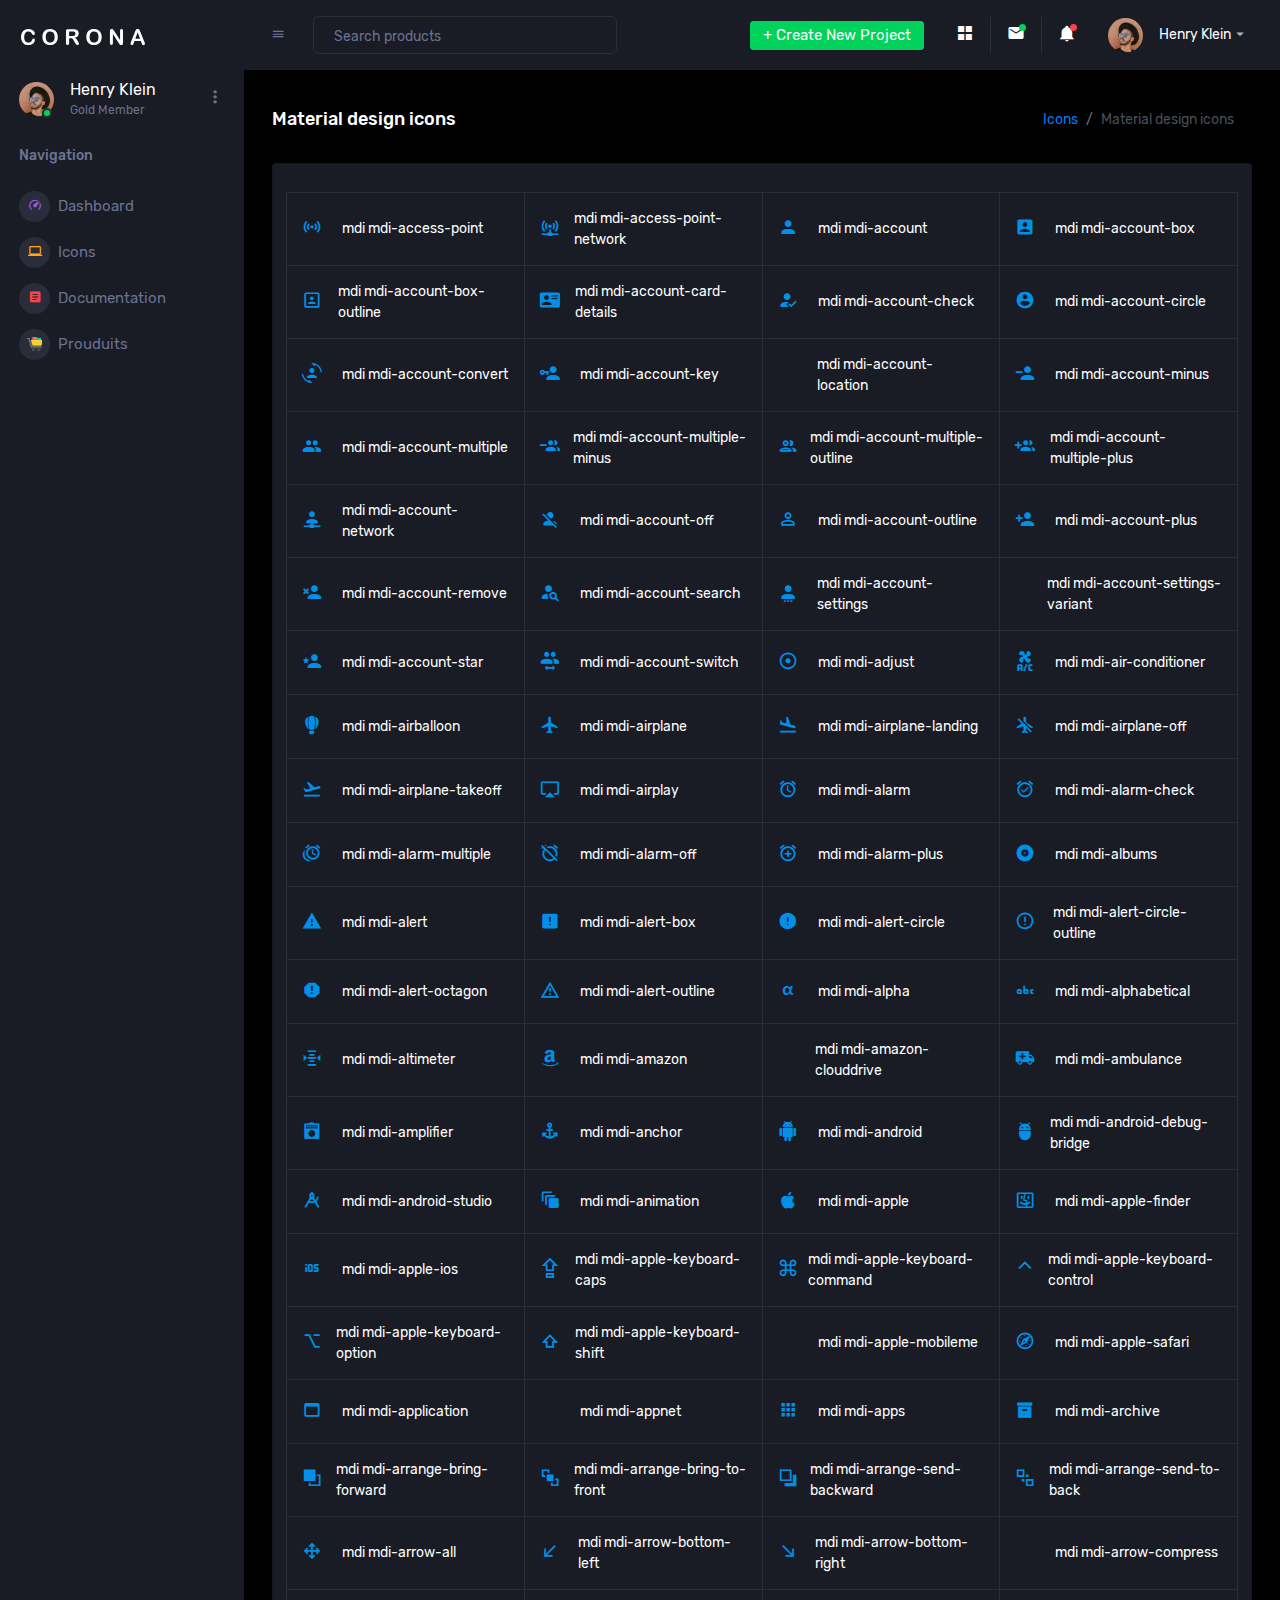
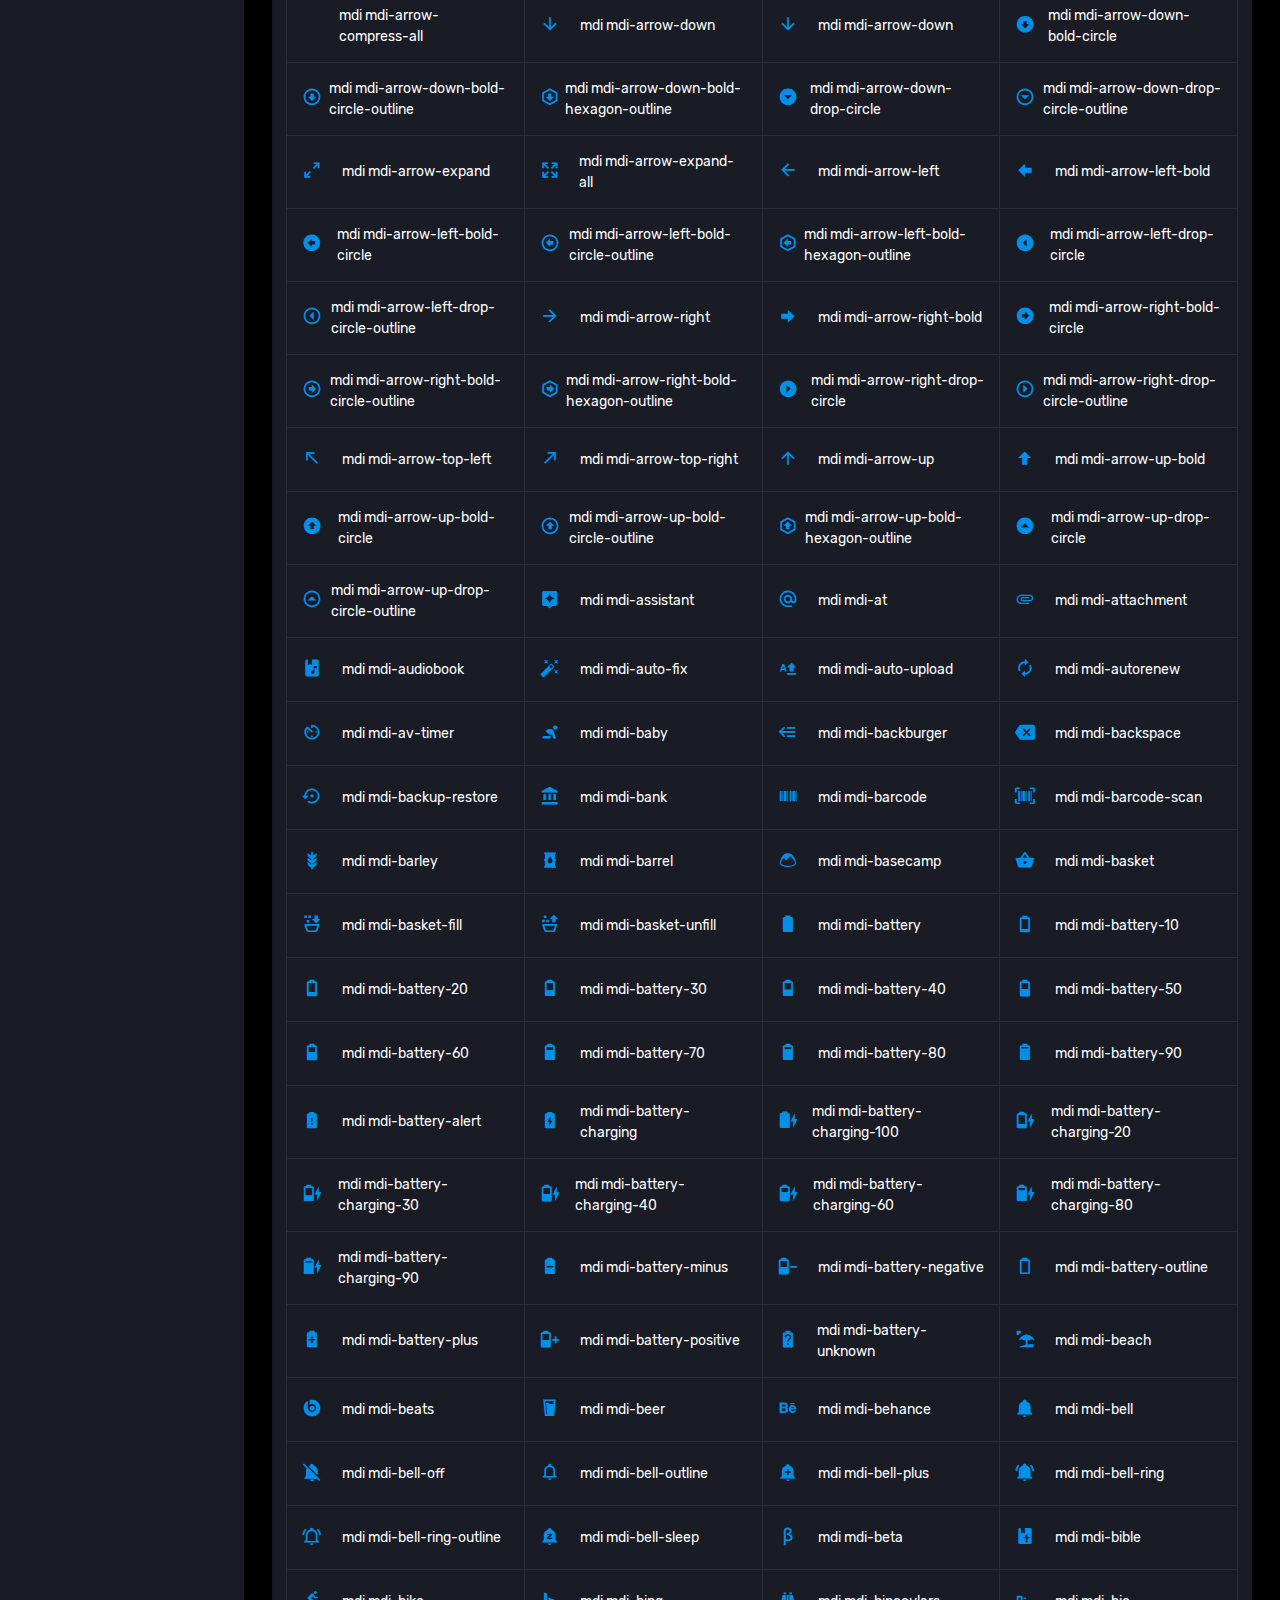
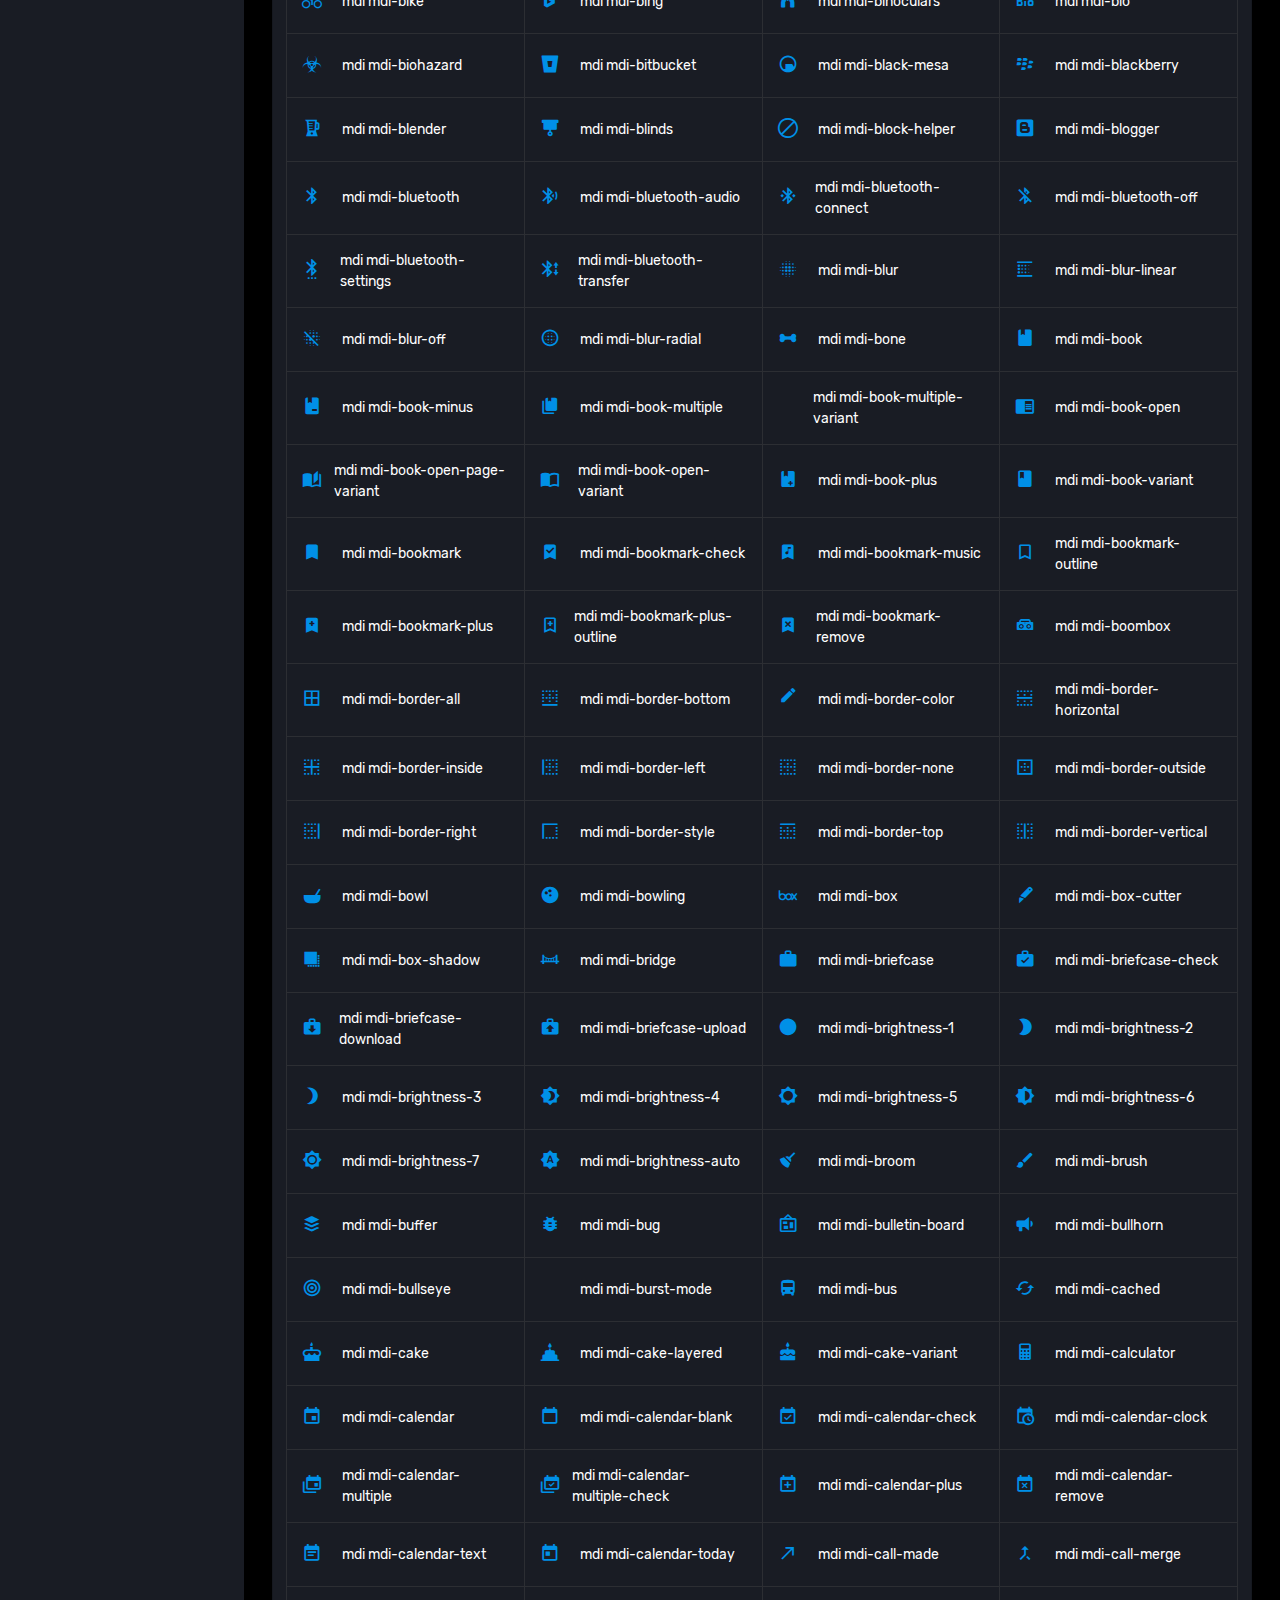
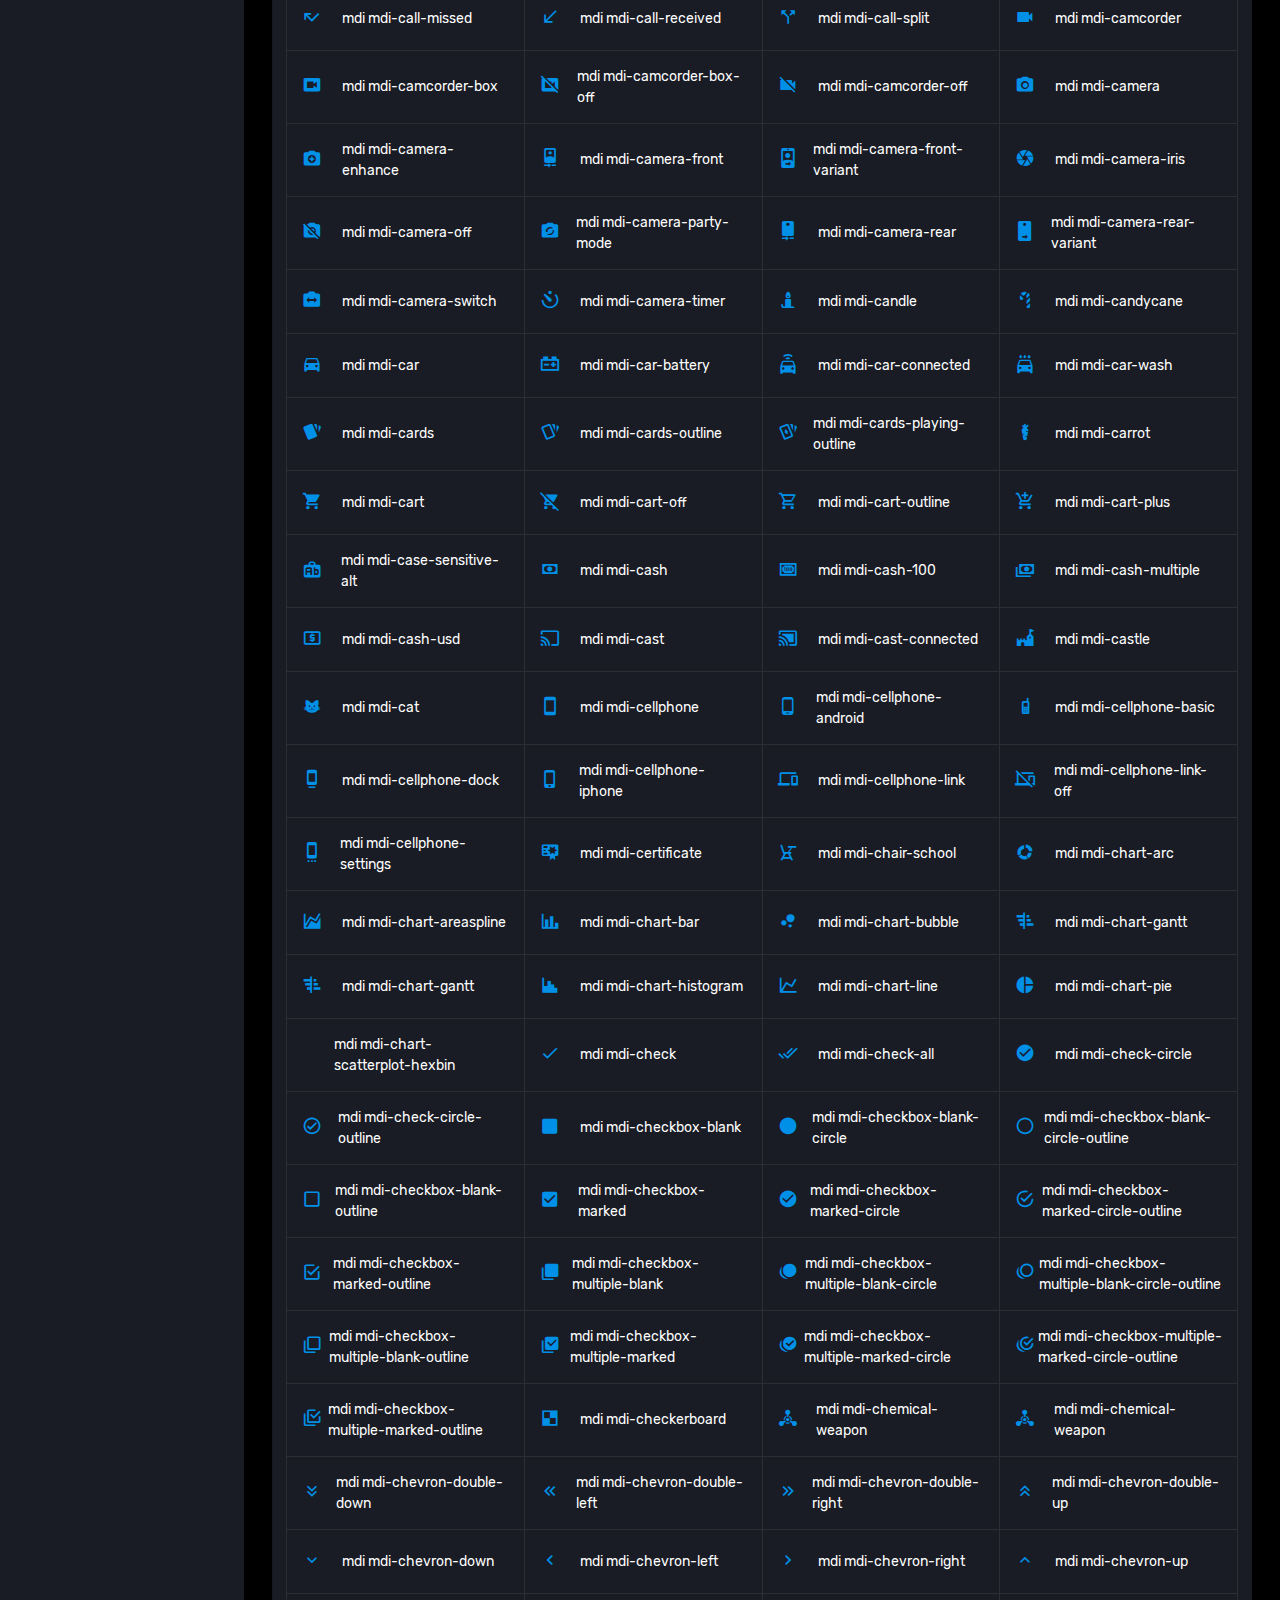
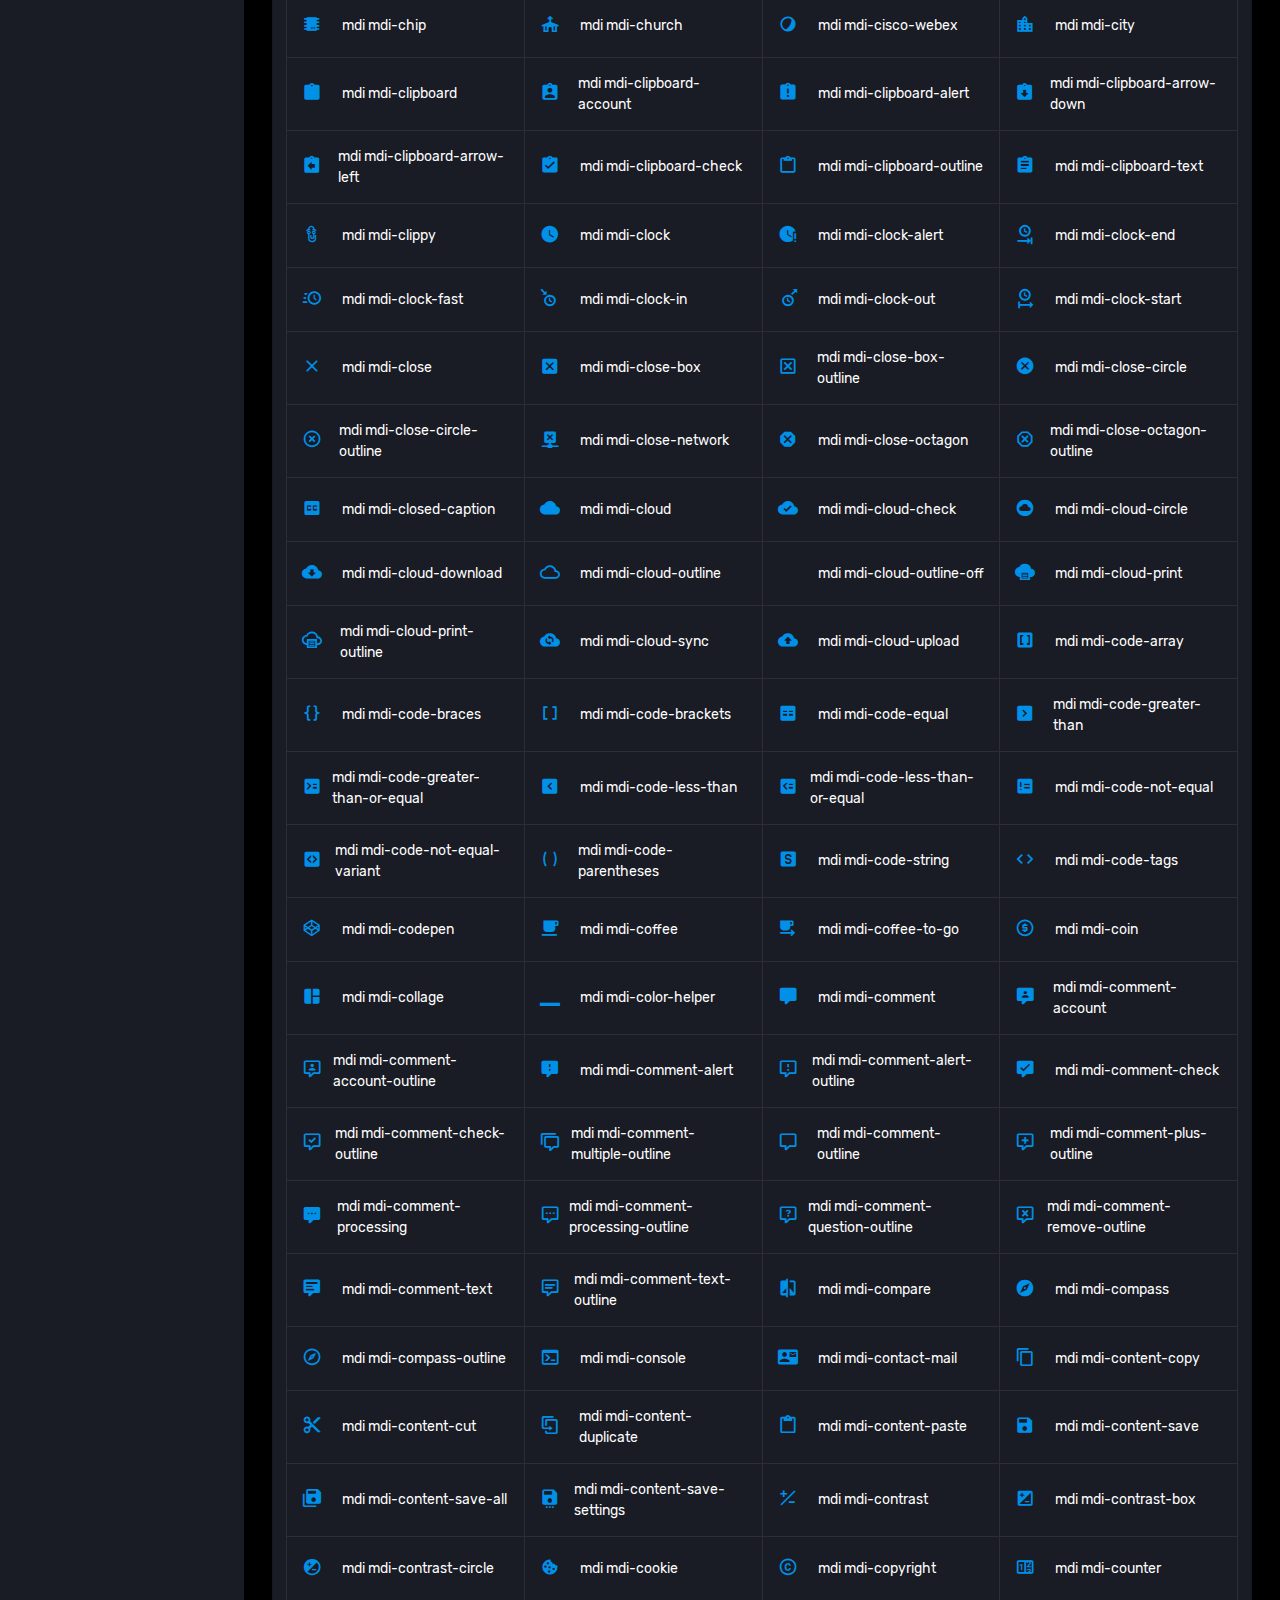
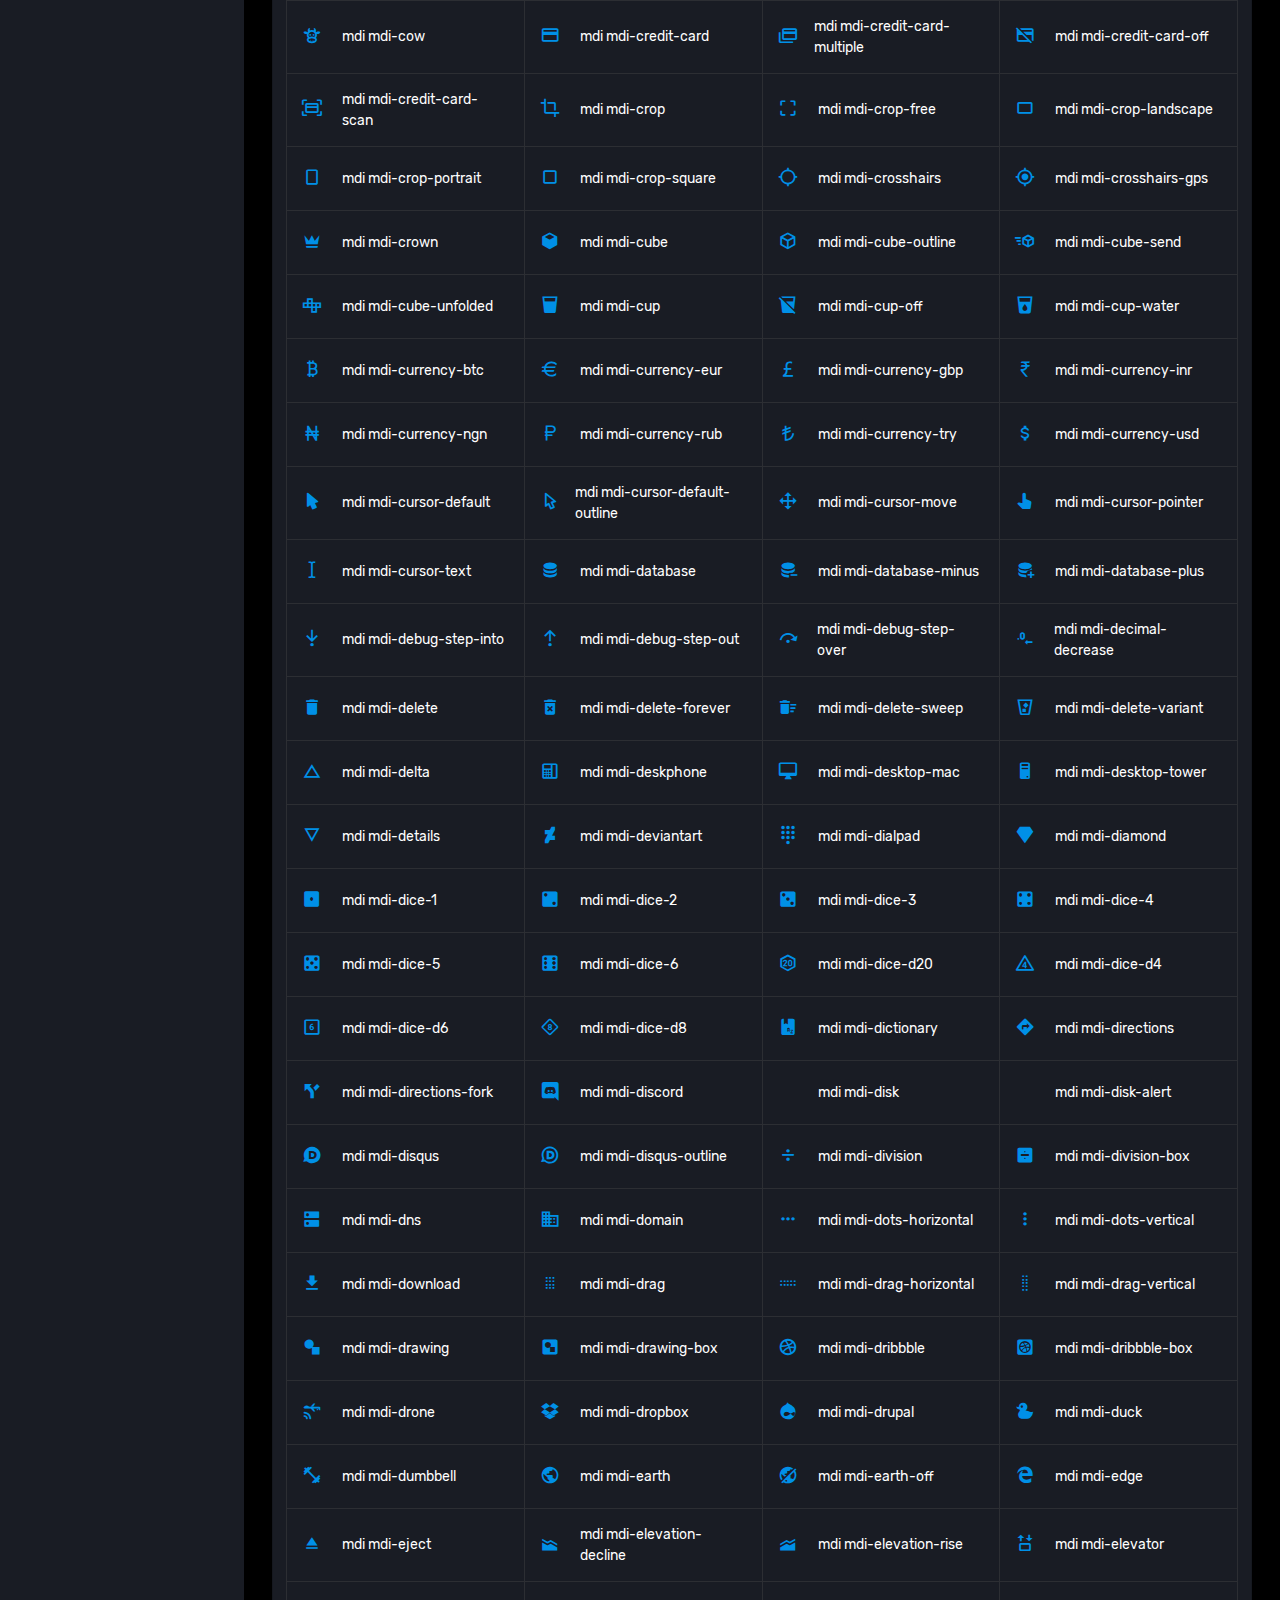
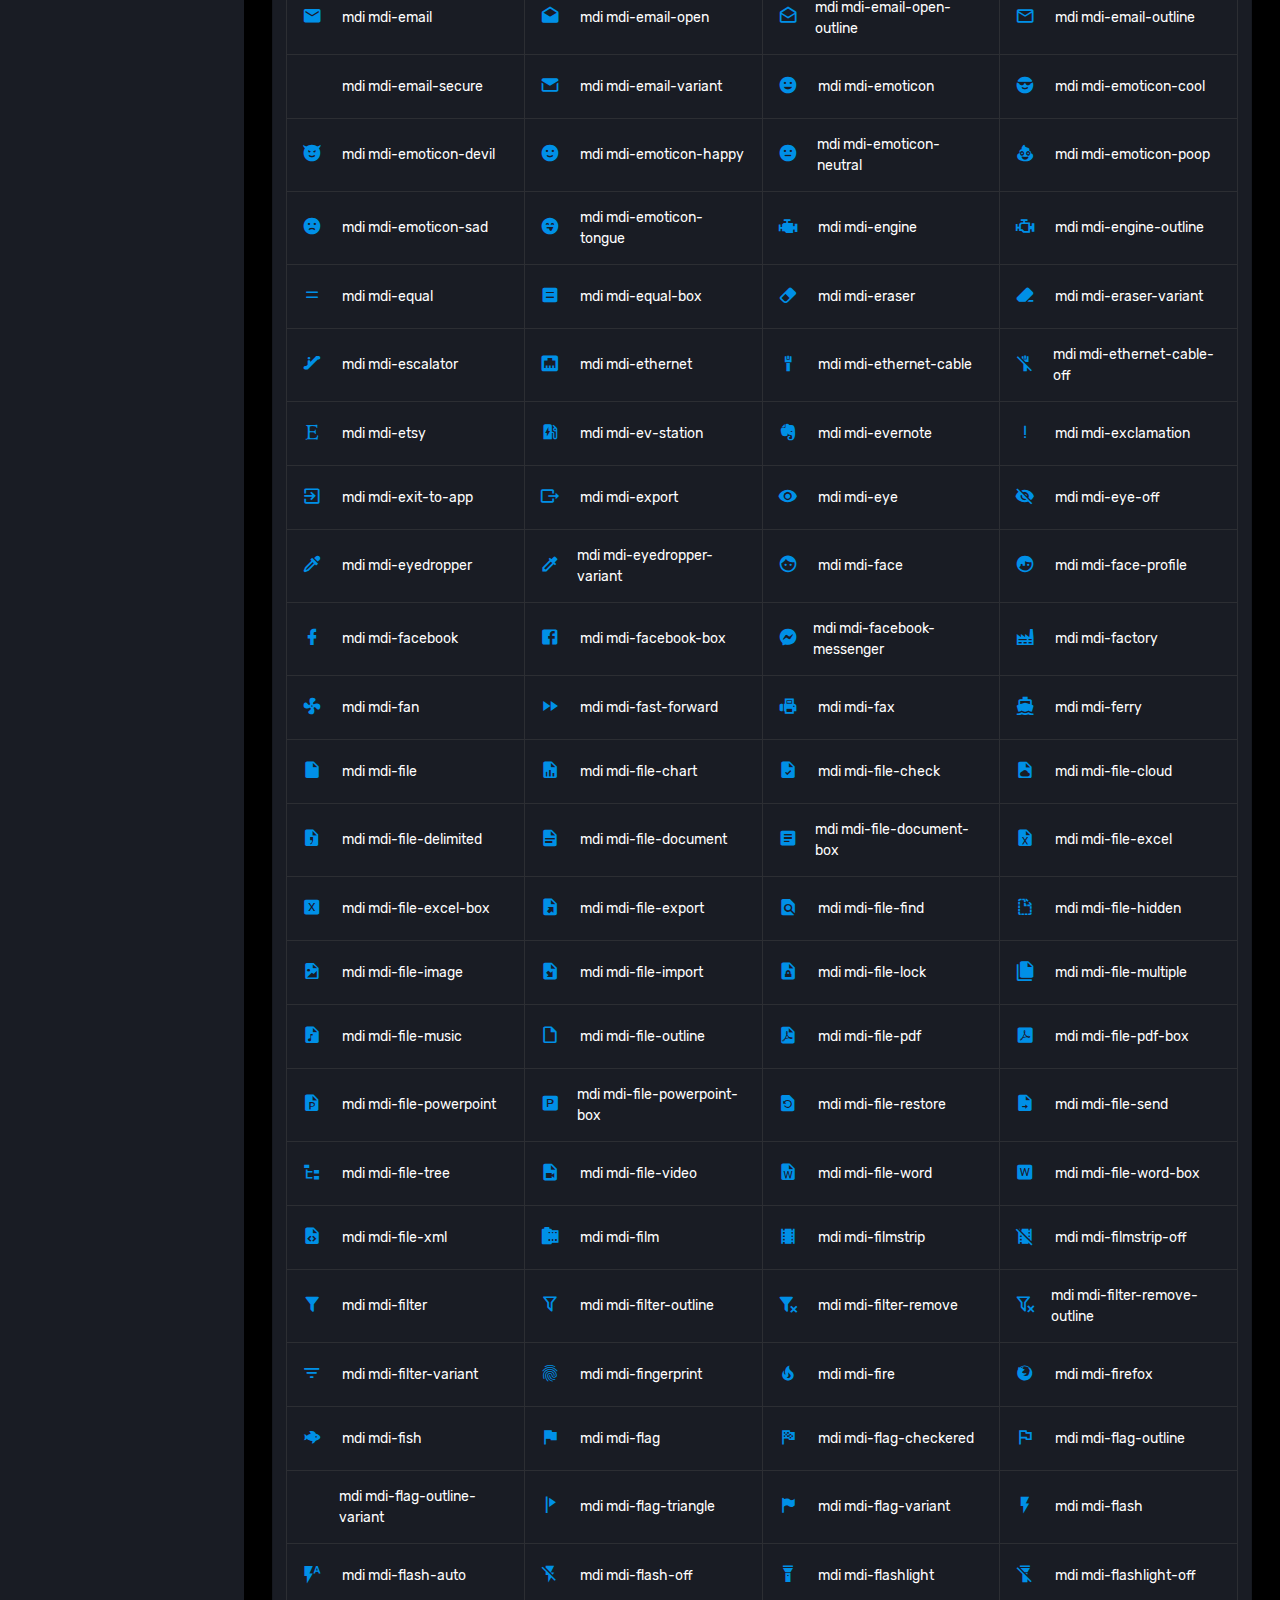
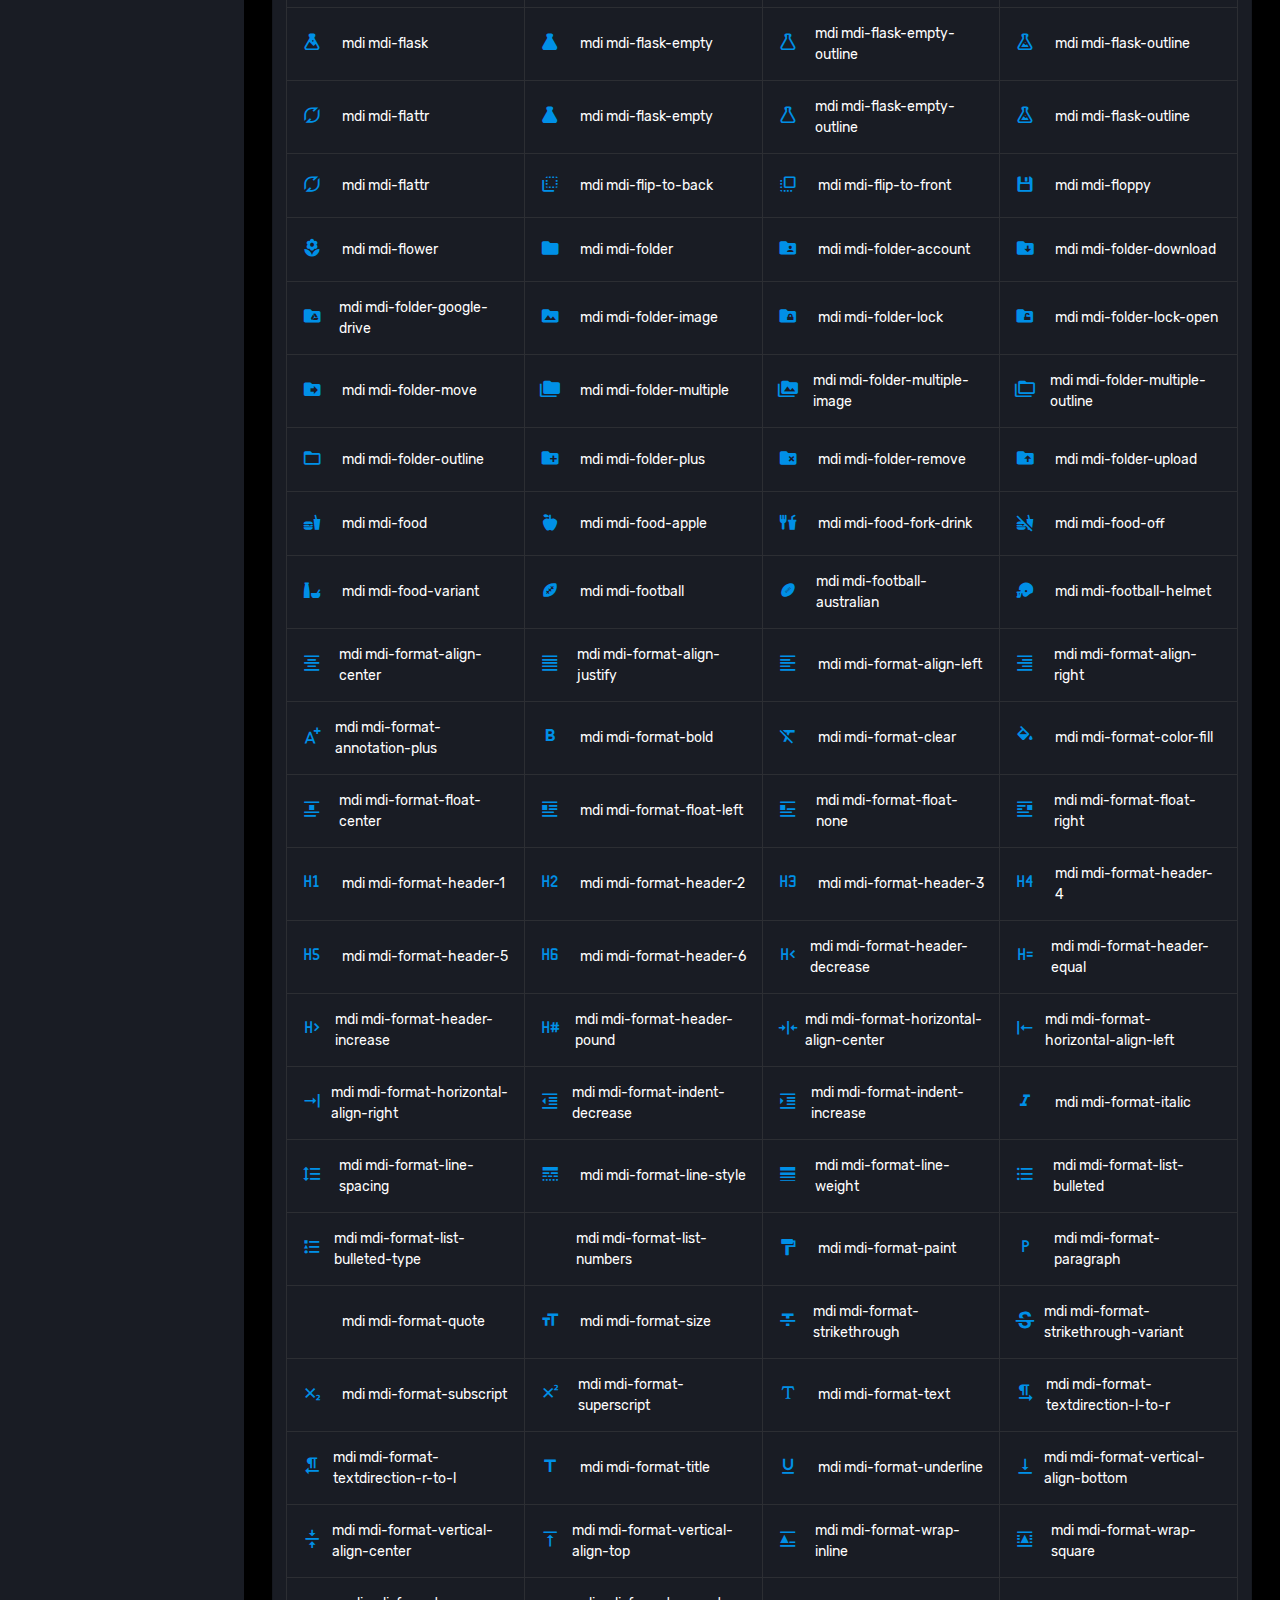
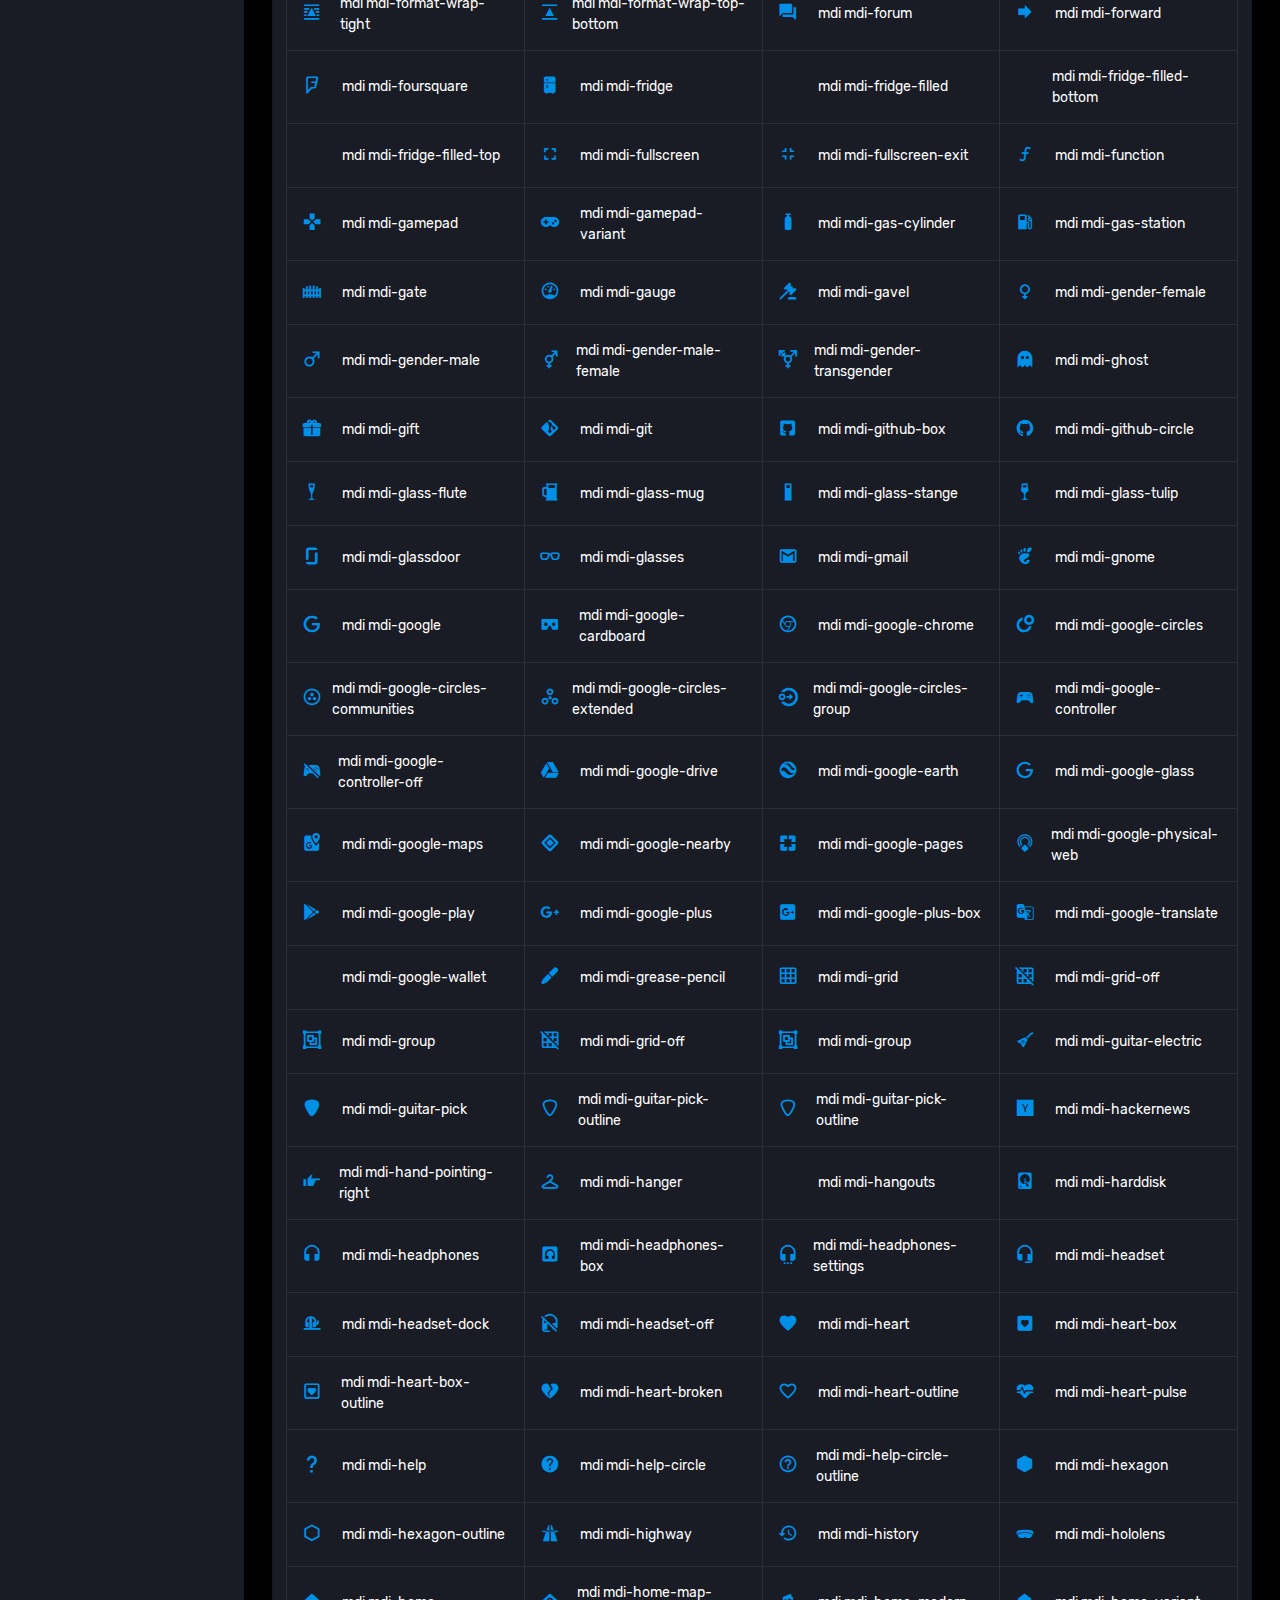
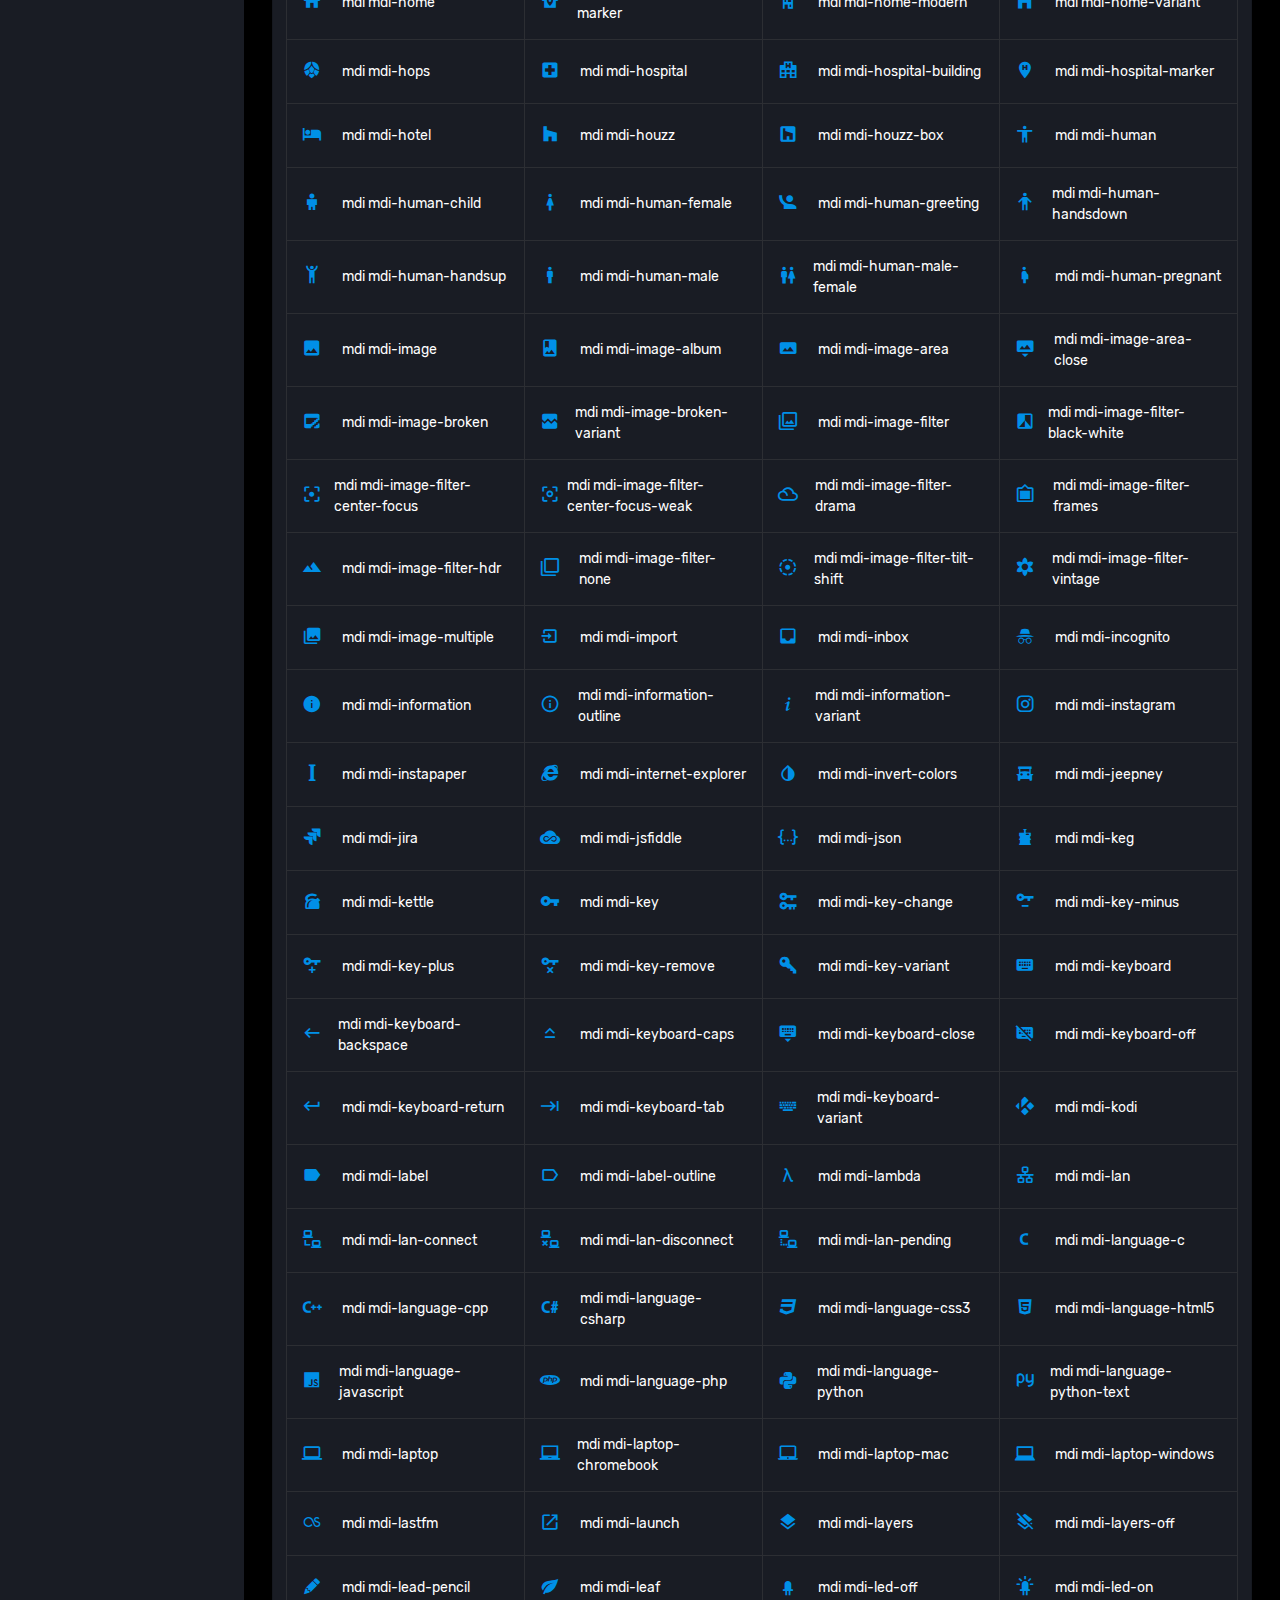
<file: dashbord/hamza/pages/icons/mdi.html>
<!DOCTYPE html>
<html lang="en">
  <head>
    <!-- Required meta tags -->
    <meta charset="utf-8">
    <meta name="viewport" content="width=device-width, initial-scale=1, shrink-to-fit=no">
    <title>Corona Admin</title>
    <!-- plugins:css -->
    <link rel="stylesheet" href="../../assets/vendors/mdi/css/materialdesignicons.min.css">
    <link rel="stylesheet" href="../../assets/vendors/css/vendor.bundle.base.css">
    <!-- endinject -->
    <!-- Plugin css for this page -->
    <!-- End Plugin css for this page -->
    <!-- inject:css -->
    <!-- endinject -->
    <!-- Layout styles -->
    <link rel="stylesheet" href="../../assets/css/style.css">
    <!-- End layout styles -->
    <link rel="shortcut icon" href="../../assets/images/favicon.png" />
  </head>
  <body>
    <div class=" container-scroller">
      <!-- partial:../../partials/_sidebar.html -->
      <nav class="sidebar sidebar-offcanvas" id="sidebar">
        <div class="sidebar-brand-wrapper d-none d-lg-flex align-items-center justify-content-center fixed-top">
          <a class="sidebar-brand brand-logo" href="../../index.html"><img src="../../assets/images/logo.svg" alt="logo" /></a>
          <a class="sidebar-brand brand-logo-mini" href="../../index.html"><img src="../../assets/images/logo-mini.svg" alt="logo" /></a>
        </div>
        <ul class="nav">
          <li class="nav-item profile">
            <div class="profile-desc">
              <div class="profile-pic">
                <div class="count-indicator">
                  <img class="img-xs rounded-circle " src="../../assets/images/faces/face15.jpg" alt="">
                  <span class="count bg-success"></span>
                </div>
                <div class="profile-name">
                  <h5 class="mb-0 font-weight-normal">Henry Klein</h5>
                  <span>Gold Member</span>
                </div>
              </div>
              <a href="#" id="profile-dropdown" data-toggle="dropdown"><i class="mdi mdi-dots-vertical"></i></a>
              <div class="dropdown-menu dropdown-menu-right sidebar-dropdown preview-list" aria-labelledby="profile-dropdown">
                <a href="#" class="dropdown-item preview-item">
                  <div class="preview-thumbnail">
                    <div class="preview-icon bg-dark rounded-circle">
                      <i class="mdi mdi-settings text-primary"></i>
                    </div>
                  </div>
                  <div class="preview-item-content">
                    <p class="preview-subject ellipsis mb-1 text-small">Account settings</p>
                  </div>
                </a>
                <div class="dropdown-divider"></div>
                <a href="#" class="dropdown-item preview-item">
                  <div class="preview-thumbnail">
                    <div class="preview-icon bg-dark rounded-circle">
                      <i class="mdi mdi-onepassword  text-info"></i>
                    </div>
                  </div>
                  <div class="preview-item-content">
                    <p class="preview-subject ellipsis mb-1 text-small">Change Password</p>
                  </div>
                </a>
                <div class="dropdown-divider"></div>
                <a href="#" class="dropdown-item preview-item">
                  <div class="preview-thumbnail">
                    <div class="preview-icon bg-dark rounded-circle">
                      <i class="mdi mdi-calendar-today text-success"></i>
                    </div>
                  </div>
                  <div class="preview-item-content">
                    <p class="preview-subject ellipsis mb-1 text-small">To-do list</p>
                  </div>
                </a>
              </div>
            </div>
          </li>
          <li class="nav-item nav-category">
            <span class="nav-link">Navigation</span>
          </li>
          <li class="nav-item menu-items">
            <a class="nav-link" href="../../index.html">
              <span class="menu-icon">
                <i class="mdi mdi-speedometer"></i>
              </span>
              <span class="menu-title">Dashboard</span>
            </a>
          </li>

          
          <li class="nav-item menu-items">
            <a class="nav-link" data-toggle="collapse" href="#ui-basic" aria-expanded="false" aria-controls="ui-basic">
              <span class="menu-icon">
                <i class="mdi mdi-laptop"></i>
              </span>
              <span class="menu-title">Icons</span>
            </a>
          </li>
          
          <li class="nav-item menu-items">
            <a class="nav-link" href="http://www.bootstrapdash.com/demo/corona-free/jquery/documentation/documentation.html">
              <span class="menu-icon">
                <i class="mdi mdi-file-document-box"></i>
              </span>
              <span class="menu-title">Documentation</span>
            </a>
          </li>
          <li class="nav-item menu-items">
            <a class="nav-link" href="../../produits/prouduits.html">
              <span class="menu-icon">
                <i><img src="./panier.png " height="" width="15" alt=""></i>
              </span>
              <span class="menu-title">Prouduits</span>
            </a>
          </li>
        </ul>
      </nav>
      <!-- partial -->
      <div class="container-fluid page-body-wrapper">
        <!-- partial:../../partials/_navbar.html -->
        <nav class="navbar p-0 fixed-top d-flex flex-row">
          <div class="navbar-brand-wrapper d-flex d-lg-none align-items-center justify-content-center">
            <a class="navbar-brand brand-logo-mini" href="../../index.html"><img src="../../assets/images/logo-mini.svg" alt="logo" /></a>
          </div>
          <div class="navbar-menu-wrapper flex-grow d-flex align-items-stretch">
            <button class="navbar-toggler navbar-toggler align-self-center" type="button" data-toggle="minimize">
              <span class="mdi mdi-menu"></span>
            </button>
            <ul class="navbar-nav w-100">
              <li class="nav-item w-100">
                <form class="nav-link mt-2 mt-md-0 d-none d-lg-flex search">
                  <input type="text" class="form-control" placeholder="Search products">
                </form>
              </li>
            </ul>
            <ul class="navbar-nav navbar-nav-right">
              <li class="nav-item dropdown d-none d-lg-block">
                <a class="nav-link btn btn-success create-new-button" id="createbuttonDropdown" data-toggle="dropdown" aria-expanded="false" href="#">+ Create New Project</a>
                <div class="dropdown-menu dropdown-menu-right navbar-dropdown preview-list" aria-labelledby="createbuttonDropdown">
                  <h6 class="p-3 mb-0">Projects</h6>
                  <div class="dropdown-divider"></div>
                  <a class="dropdown-item preview-item">
                    <div class="preview-thumbnail">
                      <div class="preview-icon bg-dark rounded-circle">
                        <i class="mdi mdi-file-outline text-primary"></i>
                      </div>
                    </div>
                    <div class="preview-item-content">
                      <p class="preview-subject ellipsis mb-1">Software Development</p>
                    </div>
                  </a>
                  <div class="dropdown-divider"></div>
                  <a class="dropdown-item preview-item">
                    <div class="preview-thumbnail">
                      <div class="preview-icon bg-dark rounded-circle">
                        <i class="mdi mdi-web text-info"></i>
                      </div>
                    </div>
                    <div class="preview-item-content">
                      <p class="preview-subject ellipsis mb-1">UI Development</p>
                    </div>
                  </a>
                  <div class="dropdown-divider"></div>
                  <a class="dropdown-item preview-item">
                    <div class="preview-thumbnail">
                      <div class="preview-icon bg-dark rounded-circle">
                        <i class="mdi mdi-layers text-danger"></i>
                      </div>
                    </div>
                    <div class="preview-item-content">
                      <p class="preview-subject ellipsis mb-1">Software Testing</p>
                    </div>
                  </a>
                  <div class="dropdown-divider"></div>
                  <p class="p-3 mb-0 text-center">See all projects</p>
                </div>
              </li>
              <li class="nav-item nav-settings d-none d-lg-block">
                <a class="nav-link" href="#">
                  <i class="mdi mdi-view-grid"></i>
                </a>
              </li>
              <li class="nav-item dropdown border-left">
                <a class="nav-link count-indicator dropdown-toggle" id="messageDropdown" href="#" data-toggle="dropdown" aria-expanded="false">
                  <i class="mdi mdi-email"></i>
                  <span class="count bg-success"></span>
                </a>
                <div class="dropdown-menu dropdown-menu-right navbar-dropdown preview-list" aria-labelledby="messageDropdown">
                  <h6 class="p-3 mb-0">Messages</h6>
                  <div class="dropdown-divider"></div>
                  <a class="dropdown-item preview-item">
                    <div class="preview-thumbnail">
                      <img src="../../assets/images/faces/face4.jpg" alt="image" class="rounded-circle profile-pic">
                    </div>
                    <div class="preview-item-content">
                      <p class="preview-subject ellipsis mb-1">Mark send you a message</p>
                      <p class="text-muted mb-0"> 1 Minutes ago </p>
                    </div>
                  </a>
                  <div class="dropdown-divider"></div>
                  <a class="dropdown-item preview-item">
                    <div class="preview-thumbnail">
                      <img src="../../assets/images/faces/face2.jpg" alt="image" class="rounded-circle profile-pic">
                    </div>
                    <div class="preview-item-content">
                      <p class="preview-subject ellipsis mb-1">Cregh send you a message</p>
                      <p class="text-muted mb-0"> 15 Minutes ago </p>
                    </div>
                  </a>
                  <div class="dropdown-divider"></div>
                  <a class="dropdown-item preview-item">
                    <div class="preview-thumbnail">
                      <img src="../../assets/images/faces/face3.jpg" alt="image" class="rounded-circle profile-pic">
                    </div>
                    <div class="preview-item-content">
                      <p class="preview-subject ellipsis mb-1">Profile picture updated</p>
                      <p class="text-muted mb-0"> 18 Minutes ago </p>
                    </div>
                  </a>
                  <div class="dropdown-divider"></div>
                  <p class="p-3 mb-0 text-center">4 new messages</p>
                </div>
              </li>
              <li class="nav-item dropdown border-left">
                <a class="nav-link count-indicator dropdown-toggle" id="notificationDropdown" href="#" data-toggle="dropdown">
                  <i class="mdi mdi-bell"></i>
                  <span class="count bg-danger"></span>
                </a>
                <div class="dropdown-menu dropdown-menu-right navbar-dropdown preview-list" aria-labelledby="notificationDropdown">
                  <h6 class="p-3 mb-0">Notifications</h6>
                  <div class="dropdown-divider"></div>
                  <a class="dropdown-item preview-item">
                    <div class="preview-thumbnail">
                      <div class="preview-icon bg-dark rounded-circle">
                        <i class="mdi mdi-calendar text-success"></i>
                      </div>
                    </div>
                    <div class="preview-item-content">
                      <p class="preview-subject mb-1">Event today</p>
                      <p class="text-muted ellipsis mb-0"> Just a reminder that you have an event today </p>
                    </div>
                  </a>
                  <div class="dropdown-divider"></div>
                  <a class="dropdown-item preview-item">
                    <div class="preview-thumbnail">
                      <div class="preview-icon bg-dark rounded-circle">
                        <i class="mdi mdi-settings text-danger"></i>
                      </div>
                    </div>
                    <div class="preview-item-content">
                      <p class="preview-subject mb-1">Settings</p>
                      <p class="text-muted ellipsis mb-0"> Update dashboard </p>
                    </div>
                  </a>
                  <div class="dropdown-divider"></div>
                  <a class="dropdown-item preview-item">
                    <div class="preview-thumbnail">
                      <div class="preview-icon bg-dark rounded-circle">
                        <i class="mdi mdi-link-variant text-warning"></i>
                      </div>
                    </div>
                    <div class="preview-item-content">
                      <p class="preview-subject mb-1">Launch Admin</p>
                      <p class="text-muted ellipsis mb-0"> New admin wow! </p>
                    </div>
                  </a>
                  <div class="dropdown-divider"></div>
                  <p class="p-3 mb-0 text-center">See all notifications</p>
                </div>
              </li>
              <li class="nav-item dropdown">
                <a class="nav-link" id="profileDropdown" href="#" data-toggle="dropdown">
                  <div class="navbar-profile">
                    <img class="img-xs rounded-circle" src="../../assets/images/faces/face15.jpg" alt="">
                    <p class="mb-0 d-none d-sm-block navbar-profile-name">Henry Klein</p>
                    <i class="mdi mdi-menu-down d-none d-sm-block"></i>
                  </div>
                </a>
                <div class="dropdown-menu dropdown-menu-right navbar-dropdown preview-list" aria-labelledby="profileDropdown">
                  <h6 class="p-3 mb-0">Profile</h6>
                  <div class="dropdown-divider"></div>
                  <a class="dropdown-item preview-item">
                    <div class="preview-thumbnail">
                      <div class="preview-icon bg-dark rounded-circle">
                        <i class="mdi mdi-settings text-success"></i>
                      </div>
                    </div>
                    <div class="preview-item-content">
                      <p class="preview-subject mb-1">Settings</p>
                    </div>
                  </a>
                  <div class="dropdown-divider"></div>
                  <a class="dropdown-item preview-item">
                    <div class="preview-thumbnail">
                      <div class="preview-icon bg-dark rounded-circle">
                        <i class="mdi mdi-logout text-danger"></i>
                      </div>
                    </div>
                    <div class="preview-item-content">
                      <p class="preview-subject mb-1">Log out</p>
                    </div>
                  </a>
                  <div class="dropdown-divider"></div>
                  <p class="p-3 mb-0 text-center">Advanced settings</p>
                </div>
              </li>
            </ul>
            <button class="navbar-toggler navbar-toggler-right d-lg-none align-self-center" type="button" data-toggle="offcanvas">
              <span class="mdi mdi-format-line-spacing"></span>
            </button>
          </div>
        </nav>
        <!-- partial -->
        <div class="main-panel">
          <div class="content-wrapper">
            <div class="page-header">
              <h3 class="page-title"> Material design icons </h3>
              <nav aria-label="breadcrumb">
                <ol class="breadcrumb">
                  <li class="breadcrumb-item"><a href="#">Icons</a></li>
                  <li class="breadcrumb-item active" aria-current="page">Material design icons</li>
                </ol>
              </nav>
            </div>
            <div class="row">
              <div class="col-lg-12 grid-margin">
                <div class="card">
                  <div class="card-body">
                    <div class="row icons-list">
                      <div class="col-sm-6 col-md-4 col-lg-3">
                        <i class="mdi mdi-access-point"></i> mdi mdi-access-point
                      </div>
                      <div class="col-sm-6 col-md-4 col-lg-3">
                        <i class="mdi mdi-access-point-network"></i> mdi mdi-access-point-network
                      </div>
                      <div class="col-sm-6 col-md-4 col-lg-3">
                        <i class="mdi mdi-account"></i> mdi mdi-account
                      </div>
                      <div class="col-sm-6 col-md-4 col-lg-3">
                        <i class="mdi mdi-account-box"></i> mdi mdi-account-box
                      </div>
                      <div class="col-sm-6 col-md-4 col-lg-3">
                        <i class="mdi mdi-account-box-outline"></i> mdi mdi-account-box-outline
                      </div>
                      <div class="col-sm-6 col-md-4 col-lg-3">
                        <i class="mdi mdi-account-card-details"></i> mdi mdi-account-card-details
                      </div>
                      <div class="col-sm-6 col-md-4 col-lg-3">
                        <i class="mdi mdi-account-check"></i> mdi mdi-account-check
                      </div>
                      <div class="col-sm-6 col-md-4 col-lg-3">
                        <i class="mdi mdi-account-circle"></i> mdi mdi-account-circle
                      </div>
                      <div class="col-sm-6 col-md-4 col-lg-3">
                        <i class="mdi mdi-account-convert"></i> mdi mdi-account-convert
                      </div>
                      <div class="col-sm-6 col-md-4 col-lg-3">
                        <i class="mdi mdi-account-key"></i> mdi mdi-account-key
                      </div>
                      <div class="col-sm-6 col-md-4 col-lg-3">
                        <i class="mdi mdi-account-location"></i> mdi mdi-account-location
                      </div>
                      <div class="col-sm-6 col-md-4 col-lg-3">
                        <i class="mdi mdi-account-minus"></i> mdi mdi-account-minus
                      </div>
                      <div class="col-sm-6 col-md-4 col-lg-3">
                        <i class="mdi mdi-account-multiple"></i> mdi mdi-account-multiple
                      </div>
                      <div class="col-sm-6 col-md-4 col-lg-3">
                        <i class="mdi mdi-account-multiple-minus"></i> mdi mdi-account-multiple-minus
                      </div>
                      <div class="col-sm-6 col-md-4 col-lg-3">
                        <i class="mdi mdi-account-multiple-outline"></i> mdi mdi-account-multiple-outline
                      </div>
                      <div class="col-sm-6 col-md-4 col-lg-3">
                        <i class="mdi mdi-account-multiple-plus"></i> mdi mdi-account-multiple-plus
                      </div>
                      <div class="col-sm-6 col-md-4 col-lg-3">
                        <i class="mdi mdi-account-network"></i> mdi mdi-account-network
                      </div>
                      <div class="col-sm-6 col-md-4 col-lg-3">
                        <i class="mdi mdi-account-off"></i> mdi mdi-account-off
                      </div>
                      <div class="col-sm-6 col-md-4 col-lg-3">
                        <i class="mdi mdi-account-outline"></i> mdi mdi-account-outline
                      </div>
                      <div class="col-sm-6 col-md-4 col-lg-3">
                        <i class="mdi mdi-account-plus"></i> mdi mdi-account-plus
                      </div>
                      <div class="col-sm-6 col-md-4 col-lg-3">
                        <i class="mdi mdi-account-remove"></i> mdi mdi-account-remove
                      </div>
                      <div class="col-sm-6 col-md-4 col-lg-3">
                        <i class="mdi mdi-account-search"></i> mdi mdi-account-search
                      </div>
                      <div class="col-sm-6 col-md-4 col-lg-3">
                        <i class="mdi mdi-account-settings"></i> mdi mdi-account-settings
                      </div>
                      <div class="col-sm-6 col-md-4 col-lg-3">
                        <i class="mdi mdi-account-settings-variant"></i> mdi mdi-account-settings-variant
                      </div>
                      <div class="col-sm-6 col-md-4 col-lg-3">
                        <i class="mdi mdi-account-star"></i> mdi mdi-account-star
                      </div>
                      <div class="col-sm-6 col-md-4 col-lg-3">
                        <i class="mdi mdi-account-switch"></i> mdi mdi-account-switch
                      </div>
                      <div class="col-sm-6 col-md-4 col-lg-3">
                        <i class="mdi mdi-adjust"></i> mdi mdi-adjust
                      </div>
                      <div class="col-sm-6 col-md-4 col-lg-3">
                        <i class="mdi mdi-air-conditioner"></i> mdi mdi-air-conditioner
                      </div>
                      <div class="col-sm-6 col-md-4 col-lg-3">
                        <i class="mdi mdi-airballoon"></i> mdi mdi-airballoon
                      </div>
                      <div class="col-sm-6 col-md-4 col-lg-3">
                        <i class="mdi mdi-airplane"></i> mdi mdi-airplane
                      </div>
                      <div class="col-sm-6 col-md-4 col-lg-3">
                        <i class="mdi mdi-airplane-landing"></i> mdi mdi-airplane-landing
                      </div>
                      <div class="col-sm-6 col-md-4 col-lg-3">
                        <i class="mdi mdi-airplane-off"></i> mdi mdi-airplane-off
                      </div>
                      <div class="col-sm-6 col-md-4 col-lg-3">
                        <i class="mdi mdi-airplane-takeoff"></i> mdi mdi-airplane-takeoff
                      </div>
                      <div class="col-sm-6 col-md-4 col-lg-3">
                        <i class="mdi mdi-airplay"></i> mdi mdi-airplay
                      </div>
                      <div class="col-sm-6 col-md-4 col-lg-3">
                        <i class="mdi mdi-alarm"></i> mdi mdi-alarm
                      </div>
                      <div class="col-sm-6 col-md-4 col-lg-3">
                        <i class="mdi mdi-alarm-check"></i> mdi mdi-alarm-check
                      </div>
                      <div class="col-sm-6 col-md-4 col-lg-3">
                        <i class="mdi mdi-alarm-multiple"></i> mdi mdi-alarm-multiple
                      </div>
                      <div class="col-sm-6 col-md-4 col-lg-3">
                        <i class="mdi mdi-alarm-off"></i> mdi mdi-alarm-off
                      </div>
                      <div class="col-sm-6 col-md-4 col-lg-3">
                        <i class="mdi mdi-alarm-plus"></i> mdi mdi-alarm-plus
                      </div>
                      <div class="col-sm-6 col-md-4 col-lg-3">
                        <i class="mdi mdi-album"></i> mdi mdi-albums
                      </div>
                      <div class="col-sm-6 col-md-4 col-lg-3">
                        <i class="mdi mdi-alert"></i> mdi mdi-alert
                      </div>
                      <div class="col-sm-6 col-md-4 col-lg-3">
                        <i class="mdi mdi-alert-box"></i> mdi mdi-alert-box
                      </div>
                      <div class="col-sm-6 col-md-4 col-lg-3">
                        <i class="mdi mdi-alert-circle"></i> mdi mdi-alert-circle
                      </div>
                      <div class="col-sm-6 col-md-4 col-lg-3">
                        <i class="mdi mdi-alert-circle-outline"></i> mdi mdi-alert-circle-outline
                      </div>
                      <div class="col-sm-6 col-md-4 col-lg-3">
                        <i class="mdi mdi-alert-octagon"></i> mdi mdi-alert-octagon
                      </div>
                      <div class="col-sm-6 col-md-4 col-lg-3">
                        <i class="mdi mdi-alert-outline"></i> mdi mdi-alert-outline
                      </div>
                      <div class="col-sm-6 col-md-4 col-lg-3">
                        <i class="mdi mdi-alpha"></i> mdi mdi-alpha
                      </div>
                      <div class="col-sm-6 col-md-4 col-lg-3">
                        <i class="mdi mdi-alphabetical"></i> mdi mdi-alphabetical
                      </div>
                      <div class="col-sm-6 col-md-4 col-lg-3">
                        <i class="mdi mdi-altimeter"></i> mdi mdi-altimeter
                      </div>
                      <div class="col-sm-6 col-md-4 col-lg-3">
                        <i class="mdi mdi-amazon"></i> mdi mdi-amazon
                      </div>
                      <div class="col-sm-6 col-md-4 col-lg-3">
                        <i class="mdi mdi-amazon-clouddrive"></i> mdi mdi-amazon-clouddrive
                      </div>
                      <div class="col-sm-6 col-md-4 col-lg-3">
                        <i class="mdi mdi-ambulance"></i> mdi mdi-ambulance
                      </div>
                      <div class="col-sm-6 col-md-4 col-lg-3">
                        <i class="mdi mdi-amplifier"></i> mdi mdi-amplifier
                      </div>
                      <div class="col-sm-6 col-md-4 col-lg-3">
                        <i class="mdi mdi-anchor"></i> mdi mdi-anchor
                      </div>
                      <div class="col-sm-6 col-md-4 col-lg-3">
                        <i class="mdi mdi-android"></i> mdi mdi-android
                      </div>
                      <div class="col-sm-6 col-md-4 col-lg-3">
                        <i class="mdi mdi-android-debug-bridge"></i> mdi mdi-android-debug-bridge
                      </div>
                      <div class="col-sm-6 col-md-4 col-lg-3">
                        <i class="mdi mdi-android-studio"></i> mdi mdi-android-studio
                      </div>
                      <div class="col-sm-6 col-md-4 col-lg-3">
                        <i class="mdi mdi-animation"></i> mdi mdi-animation
                      </div>
                      <div class="col-sm-6 col-md-4 col-lg-3">
                        <i class="mdi mdi-apple"></i> mdi mdi-apple
                      </div>
                      <div class="col-sm-6 col-md-4 col-lg-3">
                        <i class="mdi mdi-apple-finder"></i> mdi mdi-apple-finder
                      </div>
                      <div class="col-sm-6 col-md-4 col-lg-3">
                        <i class="mdi mdi-apple-ios"></i> mdi mdi-apple-ios
                      </div>
                      <div class="col-sm-6 col-md-4 col-lg-3">
                        <i class="mdi mdi-apple-keyboard-caps"></i> mdi mdi-apple-keyboard-caps
                      </div>
                      <div class="col-sm-6 col-md-4 col-lg-3">
                        <i class="mdi mdi-apple-keyboard-command"></i> mdi mdi-apple-keyboard-command
                      </div>
                      <div class="col-sm-6 col-md-4 col-lg-3">
                        <i class="mdi mdi-apple-keyboard-control"></i> mdi mdi-apple-keyboard-control
                      </div>
                      <div class="col-sm-6 col-md-4 col-lg-3">
                        <i class="mdi mdi-apple-keyboard-option"></i> mdi mdi-apple-keyboard-option
                      </div>
                      <div class="col-sm-6 col-md-4 col-lg-3">
                        <i class="mdi mdi-apple-keyboard-shift"></i> mdi mdi-apple-keyboard-shift
                      </div>
                      <div class="col-sm-6 col-md-4 col-lg-3">
                        <i class="mdi mdi-apple-mobileme "></i> mdi mdi-apple-mobileme
                      </div>
                      <div class="col-sm-6 col-md-4 col-lg-3">
                        <i class="mdi mdi-apple-safari"></i> mdi mdi-apple-safari
                      </div>
                      <div class="col-sm-6 col-md-4 col-lg-3">
                        <i class="mdi mdi-application"></i> mdi mdi-application
                      </div>
                      <div class="col-sm-6 col-md-4 col-lg-3">
                        <i class="mdi mdi-appnet"></i> mdi mdi-appnet
                      </div>
                      <div class="col-sm-6 col-md-4 col-lg-3">
                        <i class="mdi mdi-apps"></i> mdi mdi-apps
                      </div>
                      <div class="col-sm-6 col-md-4 col-lg-3">
                        <i class="mdi mdi-archive"></i> mdi mdi-archive
                      </div>
                      <div class="col-sm-6 col-md-4 col-lg-3">
                        <i class="mdi mdi-arrange-bring-forward"></i> mdi mdi-arrange-bring-forward
                      </div>
                      <div class="col-sm-6 col-md-4 col-lg-3">
                        <i class="mdi mdi-arrange-bring-to-front"></i> mdi mdi-arrange-bring-to-front
                      </div>
                      <div class="col-sm-6 col-md-4 col-lg-3">
                        <i class="mdi mdi-arrange-send-backward"></i> mdi mdi-arrange-send-backward
                      </div>
                      <div class="col-sm-6 col-md-4 col-lg-3">
                        <i class="mdi mdi-arrange-send-to-back"></i> mdi mdi-arrange-send-to-back
                      </div>
                      <div class="col-sm-6 col-md-4 col-lg-3">
                        <i class="mdi mdi-arrow-all"></i> mdi mdi-arrow-all
                      </div>
                      <div class="col-sm-6 col-md-4 col-lg-3">
                        <i class="mdi mdi-arrow-bottom-left"></i> mdi mdi-arrow-bottom-left
                      </div>
                      <div class="col-sm-6 col-md-4 col-lg-3">
                        <i class="mdi mdi-arrow-bottom-right"></i> mdi mdi-arrow-bottom-right
                      </div>
                      <div class="col-sm-6 col-md-4 col-lg-3">
                        <i class="mdi mdi-arrow-compress"></i> mdi mdi-arrow-compress
                      </div>
                      <div class="col-sm-6 col-md-4 col-lg-3">
                        <i class="mdi mdi-arrow-compress-all"></i> mdi mdi-arrow-compress-all
                      </div>
                      <div class="col-sm-6 col-md-4 col-lg-3">
                        <i class="mdi mdi-arrow-down"></i> mdi mdi-arrow-down
                      </div>
                      <div class="col-sm-6 col-md-4 col-lg-3">
                        <i class="mdi mdi-arrow-down"></i> mdi mdi-arrow-down
                      </div>
                      <div class="col-sm-6 col-md-4 col-lg-3">
                        <i class="mdi mdi-arrow-down-bold-circle"></i> mdi mdi-arrow-down-bold-circle
                      </div>
                      <div class="col-sm-6 col-md-4 col-lg-3">
                        <i class="mdi mdi-arrow-down-bold-circle-outline"></i> mdi mdi-arrow-down-bold-circle-outline
                      </div>
                      <div class="col-sm-6 col-md-4 col-lg-3">
                        <i class="mdi mdi-arrow-down-bold-hexagon-outline"></i> mdi mdi-arrow-down-bold-hexagon-outline
                      </div>
                      <div class="col-sm-6 col-md-4 col-lg-3">
                        <i class="mdi mdi-arrow-down-drop-circle"></i> mdi mdi-arrow-down-drop-circle
                      </div>
                      <div class="col-sm-6 col-md-4 col-lg-3">
                        <i class="mdi mdi-arrow-down-drop-circle-outline"></i> mdi mdi-arrow-down-drop-circle-outline
                      </div>
                      <div class="col-sm-6 col-md-4 col-lg-3">
                        <i class="mdi mdi-arrow-expand"></i> mdi mdi-arrow-expand
                      </div>
                      <div class="col-sm-6 col-md-4 col-lg-3">
                        <i class="mdi mdi-arrow-expand-all"></i> mdi mdi-arrow-expand-all
                      </div>
                      <div class="col-sm-6 col-md-4 col-lg-3">
                        <i class="mdi mdi-arrow-left"></i> mdi mdi-arrow-left
                      </div>
                      <div class="col-sm-6 col-md-4 col-lg-3">
                        <i class="mdi mdi-arrow-left-bold"></i> mdi mdi-arrow-left-bold
                      </div>
                      <div class="col-sm-6 col-md-4 col-lg-3">
                        <i class="mdi mdi-arrow-left-bold-circle"></i> mdi mdi-arrow-left-bold-circle
                      </div>
                      <div class="col-sm-6 col-md-4 col-lg-3">
                        <i class="mdi mdi-arrow-left-bold-circle-outline"></i> mdi mdi-arrow-left-bold-circle-outline
                      </div>
                      <div class="col-sm-6 col-md-4 col-lg-3">
                        <i class="mdi mdi-arrow-left-bold-hexagon-outline"></i> mdi mdi-arrow-left-bold-hexagon-outline
                      </div>
                      <div class="col-sm-6 col-md-4 col-lg-3">
                        <i class="mdi mdi-arrow-left-drop-circle"></i> mdi mdi-arrow-left-drop-circle
                      </div>
                      <div class="col-sm-6 col-md-4 col-lg-3">
                        <i class="mdi mdi-arrow-left-drop-circle-outline"></i> mdi mdi-arrow-left-drop-circle-outline
                      </div>
                      <div class="col-sm-6 col-md-4 col-lg-3">
                        <i class="mdi mdi-arrow-right"></i> mdi mdi-arrow-right
                      </div>
                      <div class="col-sm-6 col-md-4 col-lg-3">
                        <i class="mdi mdi-arrow-right-bold"></i> mdi mdi-arrow-right-bold
                      </div>
                      <div class="col-sm-6 col-md-4 col-lg-3">
                        <i class="mdi mdi-arrow-right-bold-circle"></i> mdi mdi-arrow-right-bold-circle
                      </div>
                      <div class="col-sm-6 col-md-4 col-lg-3">
                        <i class="mdi mdi-arrow-right-bold-circle-outline"></i> mdi mdi-arrow-right-bold-circle-outline
                      </div>
                      <div class="col-sm-6 col-md-4 col-lg-3">
                        <i class="mdi mdi-arrow-right-bold-hexagon-outline"></i> mdi mdi-arrow-right-bold-hexagon-outline
                      </div>
                      <div class="col-sm-6 col-md-4 col-lg-3">
                        <i class="mdi mdi-arrow-right-drop-circle"></i> mdi mdi-arrow-right-drop-circle
                      </div>
                      <div class="col-sm-6 col-md-4 col-lg-3">
                        <i class="mdi mdi-arrow-right-drop-circle-outline"></i> mdi mdi-arrow-right-drop-circle-outline
                      </div>
                      <div class="col-sm-6 col-md-4 col-lg-3">
                        <i class="mdi mdi-arrow-top-left"></i> mdi mdi-arrow-top-left
                      </div>
                      <div class="col-sm-6 col-md-4 col-lg-3">
                        <i class="mdi mdi-arrow-top-right"></i> mdi mdi-arrow-top-right
                      </div>
                      <div class="col-sm-6 col-md-4 col-lg-3">
                        <i class="mdi mdi-arrow-up"></i> mdi mdi-arrow-up
                      </div>
                      <div class="col-sm-6 col-md-4 col-lg-3">
                        <i class="mdi mdi-arrow-up-bold"></i> mdi mdi-arrow-up-bold
                      </div>
                      <div class="col-sm-6 col-md-4 col-lg-3">
                        <i class="mdi mdi-arrow-up-bold-circle"></i> mdi mdi-arrow-up-bold-circle
                      </div>
                      <div class="col-sm-6 col-md-4 col-lg-3">
                        <i class="mdi mdi-arrow-up-bold-circle-outline"></i> mdi mdi-arrow-up-bold-circle-outline
                      </div>
                      <div class="col-sm-6 col-md-4 col-lg-3">
                        <i class="mdi mdi-arrow-up-bold-hexagon-outline"></i> mdi mdi-arrow-up-bold-hexagon-outline
                      </div>
                      <div class="col-sm-6 col-md-4 col-lg-3">
                        <i class="mdi mdi-arrow-up-drop-circle"></i> mdi mdi-arrow-up-drop-circle
                      </div>
                      <div class="col-sm-6 col-md-4 col-lg-3">
                        <i class="mdi mdi-arrow-up-drop-circle-outline"></i> mdi mdi-arrow-up-drop-circle-outline
                      </div>
                      <div class="col-sm-6 col-md-4 col-lg-3">
                        <i class="mdi mdi-assistant"></i> mdi mdi-assistant
                      </div>
                      <div class="col-sm-6 col-md-4 col-lg-3">
                        <i class="mdi mdi-at"></i> mdi mdi-at
                      </div>
                      <div class="col-sm-6 col-md-4 col-lg-3">
                        <i class="mdi mdi-attachment"></i> mdi mdi-attachment
                      </div>
                      <div class="col-sm-6 col-md-4 col-lg-3">
                        <i class="mdi mdi-audiobook"></i> mdi mdi-audiobook
                      </div>
                      <div class="col-sm-6 col-md-4 col-lg-3">
                        <i class="mdi mdi-auto-fix"></i> mdi mdi-auto-fix
                      </div>
                      <div class="col-sm-6 col-md-4 col-lg-3">
                        <i class="mdi mdi-auto-upload"></i> mdi mdi-auto-upload
                      </div>
                      <div class="col-sm-6 col-md-4 col-lg-3">
                        <i class="mdi mdi-autorenew"></i> mdi mdi-autorenew
                      </div>
                      <div class="col-sm-6 col-md-4 col-lg-3">
                        <i class="mdi mdi-av-timer"></i> mdi mdi-av-timer
                      </div>
                      <div class="col-sm-6 col-md-4 col-lg-3">
                        <i class="mdi mdi-baby"></i> mdi mdi-baby
                      </div>
                      <div class="col-sm-6 col-md-4 col-lg-3">
                        <i class="mdi mdi-backburger"></i> mdi mdi-backburger
                      </div>
                      <div class="col-sm-6 col-md-4 col-lg-3">
                        <i class="mdi mdi-backspace"></i> mdi mdi-backspace
                      </div>
                      <div class="col-sm-6 col-md-4 col-lg-3">
                        <i class="mdi mdi-backup-restore"></i> mdi mdi-backup-restore
                      </div>
                      <div class="col-sm-6 col-md-4 col-lg-3">
                        <i class="mdi mdi-bank"></i> mdi mdi-bank
                      </div>
                      <div class="col-sm-6 col-md-4 col-lg-3">
                        <i class="mdi mdi-barcode"></i> mdi mdi-barcode
                      </div>
                      <div class="col-sm-6 col-md-4 col-lg-3">
                        <i class="mdi mdi-barcode-scan"></i> mdi mdi-barcode-scan
                      </div>
                      <div class="col-sm-6 col-md-4 col-lg-3">
                        <i class="mdi mdi-barley"></i> mdi mdi-barley
                      </div>
                      <div class="col-sm-6 col-md-4 col-lg-3">
                        <i class="mdi mdi-barrel"></i> mdi mdi-barrel
                      </div>
                      <div class="col-sm-6 col-md-4 col-lg-3">
                        <i class="mdi mdi-basecamp"></i> mdi mdi-basecamp
                      </div>
                      <div class="col-sm-6 col-md-4 col-lg-3">
                        <i class="mdi mdi-basket"></i> mdi mdi-basket
                      </div>
                      <div class="col-sm-6 col-md-4 col-lg-3">
                        <i class="mdi mdi-basket-fill"></i> mdi mdi-basket-fill
                      </div>
                      <div class="col-sm-6 col-md-4 col-lg-3">
                        <i class="mdi mdi-basket-unfill"></i> mdi mdi-basket-unfill
                      </div>
                      <div class="col-sm-6 col-md-4 col-lg-3">
                        <i class="mdi mdi-battery"></i> mdi mdi-battery
                      </div>
                      <div class="col-sm-6 col-md-4 col-lg-3">
                        <i class="mdi mdi-battery-10"></i> mdi mdi-battery-10
                      </div>
                      <div class="col-sm-6 col-md-4 col-lg-3">
                        <i class="mdi mdi-battery-20"></i> mdi mdi-battery-20
                      </div>
                      <div class="col-sm-6 col-md-4 col-lg-3">
                        <i class="mdi mdi-battery-30"></i> mdi mdi-battery-30
                      </div>
                      <div class="col-sm-6 col-md-4 col-lg-3">
                        <i class="mdi mdi-battery-40"></i> mdi mdi-battery-40
                      </div>
                      <div class="col-sm-6 col-md-4 col-lg-3">
                        <i class="mdi mdi-battery-50"></i> mdi mdi-battery-50
                      </div>
                      <div class="col-sm-6 col-md-4 col-lg-3">
                        <i class="mdi mdi-battery-60"></i> mdi mdi-battery-60
                      </div>
                      <div class="col-sm-6 col-md-4 col-lg-3">
                        <i class="mdi mdi-battery-70"></i> mdi mdi-battery-70
                      </div>
                      <div class="col-sm-6 col-md-4 col-lg-3">
                        <i class="mdi mdi-battery-80"></i> mdi mdi-battery-80
                      </div>
                      <div class="col-sm-6 col-md-4 col-lg-3">
                        <i class="mdi mdi-battery-90"></i> mdi mdi-battery-90
                      </div>
                      <div class="col-sm-6 col-md-4 col-lg-3">
                        <i class="mdi mdi-battery-alert"></i> mdi mdi-battery-alert
                      </div>
                      <div class="col-sm-6 col-md-4 col-lg-3">
                        <i class="mdi mdi-battery-charging"></i> mdi mdi-battery-charging
                      </div>
                      <div class="col-sm-6 col-md-4 col-lg-3">
                        <i class="mdi mdi-battery-charging-100"></i> mdi mdi-battery-charging-100
                      </div>
                      <div class="col-sm-6 col-md-4 col-lg-3">
                        <i class="mdi mdi-battery-charging-20"></i> mdi mdi-battery-charging-20
                      </div>
                      <div class="col-sm-6 col-md-4 col-lg-3">
                        <i class="mdi mdi-battery-charging-30"></i> mdi mdi-battery-charging-30
                      </div>
                      <div class="col-sm-6 col-md-4 col-lg-3">
                        <i class="mdi mdi-battery-charging-40"></i> mdi mdi-battery-charging-40
                      </div>
                      <div class="col-sm-6 col-md-4 col-lg-3">
                        <i class="mdi mdi-battery-charging-60"></i> mdi mdi-battery-charging-60
                      </div>
                      <div class="col-sm-6 col-md-4 col-lg-3">
                        <i class="mdi mdi-battery-charging-80"></i> mdi mdi-battery-charging-80
                      </div>
                      <div class="col-sm-6 col-md-4 col-lg-3">
                        <i class="mdi mdi-battery-charging-90"></i> mdi mdi-battery-charging-90
                      </div>
                      <div class="col-sm-6 col-md-4 col-lg-3">
                        <i class="mdi mdi-battery-minus"></i> mdi mdi-battery-minus
                      </div>
                      <div class="col-sm-6 col-md-4 col-lg-3">
                        <i class="mdi mdi-battery-negative"></i> mdi mdi-battery-negative
                      </div>
                      <div class="col-sm-6 col-md-4 col-lg-3">
                        <i class="mdi mdi-battery-outline"></i> mdi mdi-battery-outline
                      </div>
                      <div class="col-sm-6 col-md-4 col-lg-3">
                        <i class="mdi mdi-battery-plus"></i> mdi mdi-battery-plus
                      </div>
                      <div class="col-sm-6 col-md-4 col-lg-3">
                        <i class="mdi mdi-battery-positive"></i> mdi mdi-battery-positive
                      </div>
                      <div class="col-sm-6 col-md-4 col-lg-3">
                        <i class="mdi mdi-battery-unknown"></i> mdi mdi-battery-unknown
                      </div>
                      <div class="col-sm-6 col-md-4 col-lg-3">
                        <i class="mdi mdi-beach"></i> mdi mdi-beach
                      </div>
                      <div class="col-sm-6 col-md-4 col-lg-3">
                        <i class="mdi mdi-beats"></i> mdi mdi-beats
                      </div>
                      <div class="col-sm-6 col-md-4 col-lg-3">
                        <i class="mdi mdi-beer"></i> mdi mdi-beer
                      </div>
                      <div class="col-sm-6 col-md-4 col-lg-3">
                        <i class="mdi mdi-behance"></i> mdi mdi-behance
                      </div>
                      <div class="col-sm-6 col-md-4 col-lg-3">
                        <i class="mdi mdi-bell"></i> mdi mdi-bell
                      </div>
                      <div class="col-sm-6 col-md-4 col-lg-3">
                        <i class="mdi mdi-bell-off"></i> mdi mdi-bell-off
                      </div>
                      <div class="col-sm-6 col-md-4 col-lg-3">
                        <i class="mdi mdi-bell-outline"></i> mdi mdi-bell-outline
                      </div>
                      <div class="col-sm-6 col-md-4 col-lg-3">
                        <i class="mdi mdi-bell-plus"></i> mdi mdi-bell-plus
                      </div>
                      <div class="col-sm-6 col-md-4 col-lg-3">
                        <i class="mdi mdi-bell-ring"></i> mdi mdi-bell-ring
                      </div>
                      <div class="col-sm-6 col-md-4 col-lg-3">
                        <i class="mdi mdi-bell-ring-outline"></i> mdi mdi-bell-ring-outline
                      </div>
                      <div class="col-sm-6 col-md-4 col-lg-3">
                        <i class="mdi mdi-bell-sleep"></i> mdi mdi-bell-sleep
                      </div>
                      <div class="col-sm-6 col-md-4 col-lg-3">
                        <i class="mdi mdi-beta"></i> mdi mdi-beta
                      </div>
                      <div class="col-sm-6 col-md-4 col-lg-3">
                        <i class="mdi mdi-bible"></i> mdi mdi-bible
                      </div>
                      <div class="col-sm-6 col-md-4 col-lg-3">
                        <i class="mdi mdi-bike"></i> mdi mdi-bike
                      </div>
                      <div class="col-sm-6 col-md-4 col-lg-3">
                        <i class="mdi mdi-bing"></i> mdi mdi-bing
                      </div>
                      <div class="col-sm-6 col-md-4 col-lg-3">
                        <i class="mdi mdi-binoculars"></i> mdi mdi-binoculars
                      </div>
                      <div class="col-sm-6 col-md-4 col-lg-3">
                        <i class="mdi mdi-bio"></i> mdi mdi-bio
                      </div>
                      <div class="col-sm-6 col-md-4 col-lg-3">
                        <i class="mdi mdi-biohazard"></i> mdi mdi-biohazard
                      </div>
                      <div class="col-sm-6 col-md-4 col-lg-3">
                        <i class="mdi mdi-bitbucket"></i> mdi mdi-bitbucket
                      </div>
                      <div class="col-sm-6 col-md-4 col-lg-3">
                        <i class="mdi mdi-black-mesa"></i> mdi mdi-black-mesa
                      </div>
                      <div class="col-sm-6 col-md-4 col-lg-3">
                        <i class="mdi mdi-blackberry"></i> mdi mdi-blackberry
                      </div>
                      <div class="col-sm-6 col-md-4 col-lg-3">
                        <i class="mdi mdi-blender"></i> mdi mdi-blender
                      </div>
                      <div class="col-sm-6 col-md-4 col-lg-3">
                        <i class="mdi mdi-blinds"></i> mdi mdi-blinds
                      </div>
                      <div class="col-sm-6 col-md-4 col-lg-3">
                        <i class="mdi mdi-block-helper"></i> mdi mdi-block-helper
                      </div>
                      <div class="col-sm-6 col-md-4 col-lg-3">
                        <i class="mdi mdi-blogger"></i> mdi mdi-blogger
                      </div>
                      <div class="col-sm-6 col-md-4 col-lg-3">
                        <i class="mdi mdi-bluetooth"></i> mdi mdi-bluetooth
                      </div>
                      <div class="col-sm-6 col-md-4 col-lg-3">
                        <i class="mdi mdi-bluetooth-audio"></i> mdi mdi-bluetooth-audio
                      </div>
                      <div class="col-sm-6 col-md-4 col-lg-3">
                        <i class="mdi mdi-bluetooth-connect"></i> mdi mdi-bluetooth-connect
                      </div>
                      <div class="col-sm-6 col-md-4 col-lg-3">
                        <i class="mdi mdi-bluetooth-off"></i> mdi mdi-bluetooth-off
                      </div>
                      <div class="col-sm-6 col-md-4 col-lg-3">
                        <i class="mdi mdi-bluetooth-settings"></i> mdi mdi-bluetooth-settings
                      </div>
                      <div class="col-sm-6 col-md-4 col-lg-3">
                        <i class="mdi mdi-bluetooth-transfer"></i> mdi mdi-bluetooth-transfer
                      </div>
                      <div class="col-sm-6 col-md-4 col-lg-3">
                        <i class="mdi mdi-blur"></i> mdi mdi-blur
                      </div>
                      <div class="col-sm-6 col-md-4 col-lg-3">
                        <i class="mdi mdi-blur-linear"></i> mdi mdi-blur-linear
                      </div>
                      <div class="col-sm-6 col-md-4 col-lg-3">
                        <i class="mdi mdi-blur-off"></i> mdi mdi-blur-off
                      </div>
                      <div class="col-sm-6 col-md-4 col-lg-3">
                        <i class="mdi mdi-blur-radial"></i> mdi mdi-blur-radial
                      </div>
                      <div class="col-sm-6 col-md-4 col-lg-3">
                        <i class="mdi mdi-bone"></i> mdi mdi-bone
                      </div>
                      <div class="col-sm-6 col-md-4 col-lg-3">
                        <i class="mdi mdi-book"></i> mdi mdi-book
                      </div>
                      <div class="col-sm-6 col-md-4 col-lg-3">
                        <i class="mdi mdi-book-minus"></i> mdi mdi-book-minus
                      </div>
                      <div class="col-sm-6 col-md-4 col-lg-3">
                        <i class="mdi mdi-book-multiple"></i> mdi mdi-book-multiple
                      </div>
                      <div class="col-sm-6 col-md-4 col-lg-3">
                        <i class="mdi mdi-book-multiple-variant"></i> mdi mdi-book-multiple-variant
                      </div>
                      <div class="col-sm-6 col-md-4 col-lg-3">
                        <i class="mdi mdi-book-open"></i> mdi mdi-book-open
                      </div>
                      <div class="col-sm-6 col-md-4 col-lg-3">
                        <i class="mdi mdi-book-open-page-variant"></i> mdi mdi-book-open-page-variant
                      </div>
                      <div class="col-sm-6 col-md-4 col-lg-3">
                        <i class="mdi mdi-book-open-variant"></i> mdi mdi-book-open-variant
                      </div>
                      <div class="col-sm-6 col-md-4 col-lg-3">
                        <i class="mdi mdi-book-plus"></i> mdi mdi-book-plus
                      </div>
                      <div class="col-sm-6 col-md-4 col-lg-3">
                        <i class="mdi mdi-book-variant"></i> mdi mdi-book-variant
                      </div>
                      <div class="col-sm-6 col-md-4 col-lg-3">
                        <i class="mdi mdi-bookmark"></i> mdi mdi-bookmark
                      </div>
                      <div class="col-sm-6 col-md-4 col-lg-3">
                        <i class="mdi mdi-bookmark-check"></i> mdi mdi-bookmark-check
                      </div>
                      <div class="col-sm-6 col-md-4 col-lg-3">
                        <i class="mdi mdi-bookmark-music"></i> mdi mdi-bookmark-music
                      </div>
                      <div class="col-sm-6 col-md-4 col-lg-3">
                        <i class="mdi mdi-bookmark-outline"></i> mdi mdi-bookmark-outline
                      </div>
                      <div class="col-sm-6 col-md-4 col-lg-3">
                        <i class="mdi mdi-bookmark-plus"></i> mdi mdi-bookmark-plus
                      </div>
                      <div class="col-sm-6 col-md-4 col-lg-3">
                        <i class="mdi mdi-bookmark-plus-outline"></i> mdi mdi-bookmark-plus-outline
                      </div>
                      <div class="col-sm-6 col-md-4 col-lg-3">
                        <i class="mdi mdi-bookmark-remove"></i> mdi mdi-bookmark-remove
                      </div>
                      <div class="col-sm-6 col-md-4 col-lg-3">
                        <i class="mdi mdi-boombox"></i> mdi mdi-boombox
                      </div>
                      <div class="col-sm-6 col-md-4 col-lg-3">
                        <i class="mdi mdi-border-all"></i> mdi mdi-border-all
                      </div>
                      <div class="col-sm-6 col-md-4 col-lg-3">
                        <i class="mdi mdi-border-bottom"></i> mdi mdi-border-bottom
                      </div>
                      <div class="col-sm-6 col-md-4 col-lg-3">
                        <i class="mdi mdi-border-color"></i> mdi mdi-border-color
                      </div>
                      <div class="col-sm-6 col-md-4 col-lg-3">
                        <i class="mdi mdi-border-horizontal"></i> mdi mdi-border-horizontal
                      </div>
                      <div class="col-sm-6 col-md-4 col-lg-3">
                        <i class="mdi mdi-border-inside"></i> mdi mdi-border-inside
                      </div>
                      <div class="col-sm-6 col-md-4 col-lg-3">
                        <i class="mdi mdi-border-left"></i> mdi mdi-border-left
                      </div>
                      <div class="col-sm-6 col-md-4 col-lg-3">
                        <i class="mdi mdi-border-none"></i> mdi mdi-border-none
                      </div>
                      <div class="col-sm-6 col-md-4 col-lg-3">
                        <i class="mdi mdi-border-outside"></i> mdi mdi-border-outside
                      </div>
                      <div class="col-sm-6 col-md-4 col-lg-3">
                        <i class="mdi mdi-border-right"></i> mdi mdi-border-right
                      </div>
                      <div class="col-sm-6 col-md-4 col-lg-3">
                        <i class="mdi mdi-border-style"></i> mdi mdi-border-style
                      </div>
                      <div class="col-sm-6 col-md-4 col-lg-3">
                        <i class="mdi mdi-border-top"></i> mdi mdi-border-top
                      </div>
                      <div class="col-sm-6 col-md-4 col-lg-3">
                        <i class="mdi mdi-border-vertical"></i> mdi mdi-border-vertical
                      </div>
                      <div class="col-sm-6 col-md-4 col-lg-3">
                        <i class="mdi mdi-bowl"></i> mdi mdi-bowl
                      </div>
                      <div class="col-sm-6 col-md-4 col-lg-3">
                        <i class="mdi mdi-bowling"></i> mdi mdi-bowling
                      </div>
                      <div class="col-sm-6 col-md-4 col-lg-3">
                        <i class="mdi mdi-box"></i> mdi mdi-box
                      </div>
                      <div class="col-sm-6 col-md-4 col-lg-3">
                        <i class="mdi mdi-box-cutter"></i> mdi mdi-box-cutter
                      </div>
                      <div class="col-sm-6 col-md-4 col-lg-3">
                        <i class="mdi mdi-box-shadow"></i> mdi mdi-box-shadow
                      </div>
                      <div class="col-sm-6 col-md-4 col-lg-3">
                        <i class="mdi mdi-bridge"></i> mdi mdi-bridge
                      </div>
                      <div class="col-sm-6 col-md-4 col-lg-3">
                        <i class="mdi mdi-briefcase"></i> mdi mdi-briefcase
                      </div>
                      <div class="col-sm-6 col-md-4 col-lg-3">
                        <i class="mdi mdi-briefcase-check"></i> mdi mdi-briefcase-check
                      </div>
                      <div class="col-sm-6 col-md-4 col-lg-3">
                        <i class="mdi mdi-briefcase-download"></i> mdi mdi-briefcase-download
                      </div>
                      <div class="col-sm-6 col-md-4 col-lg-3">
                        <i class="mdi mdi-briefcase-upload"></i> mdi mdi-briefcase-upload
                      </div>
                      <div class="col-sm-6 col-md-4 col-lg-3">
                        <i class="mdi mdi-brightness-1"></i> mdi mdi-brightness-1
                      </div>
                      <div class="col-sm-6 col-md-4 col-lg-3">
                        <i class="mdi mdi-brightness-2"></i> mdi mdi-brightness-2
                      </div>
                      <div class="col-sm-6 col-md-4 col-lg-3">
                        <i class="mdi mdi-brightness-3"></i> mdi mdi-brightness-3
                      </div>
                      <div class="col-sm-6 col-md-4 col-lg-3">
                        <i class="mdi mdi-brightness-4"></i> mdi mdi-brightness-4
                      </div>
                      <div class="col-sm-6 col-md-4 col-lg-3">
                        <i class="mdi mdi-brightness-5"></i> mdi mdi-brightness-5
                      </div>
                      <div class="col-sm-6 col-md-4 col-lg-3">
                        <i class="mdi mdi-brightness-6"></i> mdi mdi-brightness-6
                      </div>
                      <div class="col-sm-6 col-md-4 col-lg-3">
                        <i class="mdi mdi-brightness-7"></i> mdi mdi-brightness-7
                      </div>
                      <div class="col-sm-6 col-md-4 col-lg-3">
                        <i class="mdi mdi-brightness-auto"></i> mdi mdi-brightness-auto
                      </div>
                      <div class="col-sm-6 col-md-4 col-lg-3">
                        <i class="mdi mdi-broom"></i> mdi mdi-broom
                      </div>
                      <div class="col-sm-6 col-md-4 col-lg-3">
                        <i class="mdi mdi-brush"></i> mdi mdi-brush
                      </div>
                      <div class="col-sm-6 col-md-4 col-lg-3">
                        <i class="mdi mdi-buffer"></i> mdi mdi-buffer
                      </div>
                      <div class="col-sm-6 col-md-4 col-lg-3">
                        <i class="mdi mdi-bug"></i> mdi mdi-bug
                      </div>
                      <div class="col-sm-6 col-md-4 col-lg-3">
                        <i class="mdi mdi-bulletin-board"></i> mdi mdi-bulletin-board
                      </div>
                      <div class="col-sm-6 col-md-4 col-lg-3">
                        <i class="mdi mdi-bullhorn"></i> mdi mdi-bullhorn
                      </div>
                      <div class="col-sm-6 col-md-4 col-lg-3">
                        <i class="mdi mdi-bullseye"></i> mdi mdi-bullseye
                      </div>
                      <div class="col-sm-6 col-md-4 col-lg-3">
                        <i class="mdi mdi-burst-mode"></i> mdi mdi-burst-mode
                      </div>
                      <div class="col-sm-6 col-md-4 col-lg-3">
                        <i class="mdi mdi-bus"></i> mdi mdi-bus
                      </div>
                      <div class="col-sm-6 col-md-4 col-lg-3">
                        <i class="mdi mdi-cached"></i> mdi mdi-cached
                      </div>
                      <div class="col-sm-6 col-md-4 col-lg-3">
                        <i class="mdi mdi-cake"></i> mdi mdi-cake
                      </div>
                      <div class="col-sm-6 col-md-4 col-lg-3">
                        <i class="mdi mdi-cake-layered"></i> mdi mdi-cake-layered
                      </div>
                      <div class="col-sm-6 col-md-4 col-lg-3">
                        <i class="mdi mdi-cake-variant"></i> mdi mdi-cake-variant
                      </div>
                      <div class="col-sm-6 col-md-4 col-lg-3">
                        <i class="mdi mdi-calculator"></i> mdi mdi-calculator
                      </div>
                      <div class="col-sm-6 col-md-4 col-lg-3">
                        <i class="mdi mdi-calendar"></i> mdi mdi-calendar
                      </div>
                      <div class="col-sm-6 col-md-4 col-lg-3">
                        <i class="mdi mdi-calendar-blank"></i> mdi mdi-calendar-blank
                      </div>
                      <div class="col-sm-6 col-md-4 col-lg-3">
                        <i class="mdi mdi-calendar-check"></i> mdi mdi-calendar-check
                      </div>
                      <div class="col-sm-6 col-md-4 col-lg-3">
                        <i class="mdi mdi-calendar-clock"></i> mdi mdi-calendar-clock
                      </div>
                      <div class="col-sm-6 col-md-4 col-lg-3">
                        <i class="mdi mdi-calendar-multiple"></i> mdi mdi-calendar-multiple
                      </div>
                      <div class="col-sm-6 col-md-4 col-lg-3">
                        <i class="mdi mdi-calendar-multiple-check"></i> mdi mdi-calendar-multiple-check
                      </div>
                      <div class="col-sm-6 col-md-4 col-lg-3">
                        <i class="mdi mdi-calendar-plus"></i> mdi mdi-calendar-plus
                      </div>
                      <div class="col-sm-6 col-md-4 col-lg-3">
                        <i class="mdi mdi-calendar-remove"></i> mdi mdi-calendar-remove
                      </div>
                      <div class="col-sm-6 col-md-4 col-lg-3">
                        <i class="mdi mdi-calendar-text"></i> mdi mdi-calendar-text
                      </div>
                      <div class="col-sm-6 col-md-4 col-lg-3">
                        <i class="mdi mdi-calendar-today"></i> mdi mdi-calendar-today
                      </div>
                      <div class="col-sm-6 col-md-4 col-lg-3">
                        <i class="mdi mdi-call-made"></i> mdi mdi-call-made
                      </div>
                      <div class="col-sm-6 col-md-4 col-lg-3">
                        <i class="mdi mdi-call-merge"></i> mdi mdi-call-merge
                      </div>
                      <div class="col-sm-6 col-md-4 col-lg-3">
                        <i class="mdi mdi-call-missed"></i> mdi mdi-call-missed
                      </div>
                      <div class="col-sm-6 col-md-4 col-lg-3">
                        <i class="mdi mdi-call-received"></i> mdi mdi-call-received
                      </div>
                      <div class="col-sm-6 col-md-4 col-lg-3">
                        <i class="mdi mdi-call-split"></i> mdi mdi-call-split
                      </div>
                      <div class="col-sm-6 col-md-4 col-lg-3">
                        <i class="mdi mdi-camcorder"></i> mdi mdi-camcorder
                      </div>
                      <div class="col-sm-6 col-md-4 col-lg-3">
                        <i class="mdi mdi-camcorder-box"></i> mdi mdi-camcorder-box
                      </div>
                      <div class="col-sm-6 col-md-4 col-lg-3">
                        <i class="mdi mdi-camcorder-box-off"></i> mdi mdi-camcorder-box-off
                      </div>
                      <div class="col-sm-6 col-md-4 col-lg-3">
                        <i class="mdi mdi-camcorder-off"></i> mdi mdi-camcorder-off
                      </div>
                      <div class="col-sm-6 col-md-4 col-lg-3">
                        <i class="mdi mdi-camera"></i> mdi mdi-camera
                      </div>
                      <div class="col-sm-6 col-md-4 col-lg-3">
                        <i class="mdi mdi-camera-enhance"></i> mdi mdi-camera-enhance
                      </div>
                      <div class="col-sm-6 col-md-4 col-lg-3">
                        <i class="mdi mdi-camera-front"></i> mdi mdi-camera-front
                      </div>
                      <div class="col-sm-6 col-md-4 col-lg-3">
                        <i class="mdi mdi-camera-front-variant"></i> mdi mdi-camera-front-variant
                      </div>
                      <div class="col-sm-6 col-md-4 col-lg-3">
                        <i class="mdi mdi-camera-iris"></i> mdi mdi-camera-iris
                      </div>
                      <div class="col-sm-6 col-md-4 col-lg-3">
                        <i class="mdi mdi-camera-off"></i> mdi mdi-camera-off
                      </div>
                      <div class="col-sm-6 col-md-4 col-lg-3">
                        <i class="mdi mdi-camera-party-mode"></i> mdi mdi-camera-party-mode
                      </div>
                      <div class="col-sm-6 col-md-4 col-lg-3">
                        <i class="mdi mdi-camera-rear"></i> mdi mdi-camera-rear
                      </div>
                      <div class="col-sm-6 col-md-4 col-lg-3">
                        <i class="mdi mdi-camera-rear-variant"></i> mdi mdi-camera-rear-variant
                      </div>
                      <div class="col-sm-6 col-md-4 col-lg-3">
                        <i class="mdi mdi-camera-switch"></i> mdi mdi-camera-switch
                      </div>
                      <div class="col-sm-6 col-md-4 col-lg-3">
                        <i class="mdi mdi-camera-timer"></i> mdi mdi-camera-timer
                      </div>
                      <div class="col-sm-6 col-md-4 col-lg-3">
                        <i class="mdi mdi-candle"></i> mdi mdi-candle
                      </div>
                      <div class="col-sm-6 col-md-4 col-lg-3">
                        <i class="mdi mdi-candycane"></i> mdi mdi-candycane
                      </div>
                      <div class="col-sm-6 col-md-4 col-lg-3">
                        <i class="mdi mdi-car"></i> mdi mdi-car
                      </div>
                      <div class="col-sm-6 col-md-4 col-lg-3">
                        <i class="mdi mdi-car-battery"></i> mdi mdi-car-battery
                      </div>
                      <div class="col-sm-6 col-md-4 col-lg-3">
                        <i class="mdi mdi-car-connected"></i> mdi mdi-car-connected
                      </div>
                      <div class="col-sm-6 col-md-4 col-lg-3">
                        <i class="mdi mdi-car-wash"></i> mdi mdi-car-wash
                      </div>
                      <div class="col-sm-6 col-md-4 col-lg-3">
                        <i class="mdi mdi-cards"></i> mdi mdi-cards
                      </div>
                      <div class="col-sm-6 col-md-4 col-lg-3">
                        <i class="mdi mdi-cards-outline"></i> mdi mdi-cards-outline
                      </div>
                      <div class="col-sm-6 col-md-4 col-lg-3">
                        <i class="mdi mdi-cards-playing-outline"></i> mdi mdi-cards-playing-outline
                      </div>
                      <div class="col-sm-6 col-md-4 col-lg-3">
                        <i class="mdi mdi-carrot"></i> mdi mdi-carrot
                      </div>
                      <div class="col-sm-6 col-md-4 col-lg-3">
                        <i class="mdi mdi-cart"></i> mdi mdi-cart
                      </div>
                      <div class="col-sm-6 col-md-4 col-lg-3">
                        <i class="mdi mdi-cart-off"></i> mdi mdi-cart-off
                      </div>
                      <div class="col-sm-6 col-md-4 col-lg-3">
                        <i class="mdi mdi-cart-outline"></i> mdi mdi-cart-outline
                      </div>
                      <div class="col-sm-6 col-md-4 col-lg-3">
                        <i class="mdi mdi-cart-plus"></i> mdi mdi-cart-plus
                      </div>
                      <div class="col-sm-6 col-md-4 col-lg-3">
                        <i class="mdi mdi-case-sensitive-alt"></i> mdi mdi-case-sensitive-alt
                      </div>
                      <div class="col-sm-6 col-md-4 col-lg-3">
                        <i class="mdi mdi-cash"></i> mdi mdi-cash
                      </div>
                      <div class="col-sm-6 col-md-4 col-lg-3">
                        <i class="mdi mdi-cash-100"></i> mdi mdi-cash-100
                      </div>
                      <div class="col-sm-6 col-md-4 col-lg-3">
                        <i class="mdi mdi-cash-multiple"></i> mdi mdi-cash-multiple
                      </div>
                      <div class="col-sm-6 col-md-4 col-lg-3">
                        <i class="mdi mdi-cash-usd"></i> mdi mdi-cash-usd
                      </div>
                      <div class="col-sm-6 col-md-4 col-lg-3">
                        <i class="mdi mdi-cast"></i> mdi mdi-cast
                      </div>
                      <div class="col-sm-6 col-md-4 col-lg-3">
                        <i class="mdi mdi-cast-connected"></i> mdi mdi-cast-connected
                      </div>
                      <div class="col-sm-6 col-md-4 col-lg-3">
                        <i class="mdi mdi-castle"></i> mdi mdi-castle
                      </div>
                      <div class="col-sm-6 col-md-4 col-lg-3">
                        <i class="mdi mdi-cat"></i> mdi mdi-cat
                      </div>
                      <div class="col-sm-6 col-md-4 col-lg-3">
                        <i class="mdi mdi-cellphone"></i> mdi mdi-cellphone
                      </div>
                      <div class="col-sm-6 col-md-4 col-lg-3">
                        <i class="mdi mdi-cellphone-android"></i> mdi mdi-cellphone-android
                      </div>
                      <div class="col-sm-6 col-md-4 col-lg-3">
                        <i class="mdi mdi-cellphone-basic"></i> mdi mdi-cellphone-basic
                      </div>
                      <div class="col-sm-6 col-md-4 col-lg-3">
                        <i class="mdi mdi-cellphone-dock"></i> mdi mdi-cellphone-dock
                      </div>
                      <div class="col-sm-6 col-md-4 col-lg-3">
                        <i class="mdi mdi-cellphone-iphone"></i> mdi mdi-cellphone-iphone
                      </div>
                      <div class="col-sm-6 col-md-4 col-lg-3">
                        <i class="mdi mdi-cellphone-link"></i> mdi mdi-cellphone-link
                      </div>
                      <div class="col-sm-6 col-md-4 col-lg-3">
                        <i class="mdi mdi-cellphone-link-off"></i> mdi mdi-cellphone-link-off
                      </div>
                      <div class="col-sm-6 col-md-4 col-lg-3">
                        <i class="mdi mdi-cellphone-settings"></i> mdi mdi-cellphone-settings
                      </div>
                      <div class="col-sm-6 col-md-4 col-lg-3">
                        <i class="mdi mdi-certificate"></i> mdi mdi-certificate
                      </div>
                      <div class="col-sm-6 col-md-4 col-lg-3">
                        <i class="mdi mdi-chair-school"></i> mdi mdi-chair-school
                      </div>
                      <div class="col-sm-6 col-md-4 col-lg-3">
                        <i class="mdi mdi-chart-arc"></i> mdi mdi-chart-arc
                      </div>
                      <div class="col-sm-6 col-md-4 col-lg-3">
                        <i class="mdi mdi-chart-areaspline"></i> mdi mdi-chart-areaspline
                      </div>
                      <div class="col-sm-6 col-md-4 col-lg-3">
                        <i class="mdi mdi-chart-bar"></i> mdi mdi-chart-bar
                      </div>
                      <div class="col-sm-6 col-md-4 col-lg-3">
                        <i class="mdi mdi-chart-bubble"></i> mdi mdi-chart-bubble
                      </div>
                      <div class="col-sm-6 col-md-4 col-lg-3">
                        <i class="mdi mdi-chart-gantt"></i> mdi mdi-chart-gantt
                      </div>
                      <div class="col-sm-6 col-md-4 col-lg-3">
                        <i class="mdi mdi-chart-gantt"></i> mdi mdi-chart-gantt
                      </div>
                      <div class="col-sm-6 col-md-4 col-lg-3">
                        <i class="mdi mdi-chart-histogram"></i> mdi mdi-chart-histogram
                      </div>
                      <div class="col-sm-6 col-md-4 col-lg-3">
                        <i class="mdi mdi-chart-line"></i> mdi mdi-chart-line
                      </div>
                      <div class="col-sm-6 col-md-4 col-lg-3">
                        <i class="mdi mdi-chart-pie"></i> mdi mdi-chart-pie
                      </div>
                      <div class="col-sm-6 col-md-4 col-lg-3">
                        <i class="mdi mdi-chart-scatterplot-hexbin"></i> mdi mdi-chart-scatterplot-hexbin
                      </div>
                      <div class="col-sm-6 col-md-4 col-lg-3">
                        <i class="mdi mdi-check"></i> mdi mdi-check
                      </div>
                      <div class="col-sm-6 col-md-4 col-lg-3">
                        <i class="mdi mdi-check-all"></i> mdi mdi-check-all
                      </div>
                      <div class="col-sm-6 col-md-4 col-lg-3">
                        <i class="mdi mdi-check-circle"></i> mdi mdi-check-circle
                      </div>
                      <div class="col-sm-6 col-md-4 col-lg-3">
                        <i class="mdi mdi-check-circle-outline"></i> mdi mdi-check-circle-outline
                      </div>
                      <div class="col-sm-6 col-md-4 col-lg-3">
                        <i class="mdi mdi-checkbox-blank"></i> mdi mdi-checkbox-blank
                      </div>
                      <div class="col-sm-6 col-md-4 col-lg-3">
                        <i class="mdi mdi-checkbox-blank-circle"></i> mdi mdi-checkbox-blank-circle
                      </div>
                      <div class="col-sm-6 col-md-4 col-lg-3">
                        <i class="mdi mdi-checkbox-blank-circle-outline"></i> mdi mdi-checkbox-blank-circle-outline
                      </div>
                      <div class="col-sm-6 col-md-4 col-lg-3">
                        <i class="mdi mdi-checkbox-blank-outline"></i> mdi mdi-checkbox-blank-outline
                      </div>
                      <div class="col-sm-6 col-md-4 col-lg-3">
                        <i class="mdi mdi-checkbox-marked"></i> mdi mdi-checkbox-marked
                      </div>
                      <div class="col-sm-6 col-md-4 col-lg-3">
                        <i class="mdi mdi-checkbox-marked-circle"></i> mdi mdi-checkbox-marked-circle
                      </div>
                      <div class="col-sm-6 col-md-4 col-lg-3">
                        <i class="mdi mdi-checkbox-marked-circle-outline"></i> mdi mdi-checkbox-marked-circle-outline
                      </div>
                      <div class="col-sm-6 col-md-4 col-lg-3">
                        <i class="mdi mdi-checkbox-marked-outline"></i> mdi mdi-checkbox-marked-outline
                      </div>
                      <div class="col-sm-6 col-md-4 col-lg-3">
                        <i class="mdi mdi-checkbox-multiple-blank"></i> mdi mdi-checkbox-multiple-blank
                      </div>
                      <div class="col-sm-6 col-md-4 col-lg-3">
                        <i class="mdi mdi-checkbox-multiple-blank-circle"></i> mdi mdi-checkbox-multiple-blank-circle
                      </div>
                      <div class="col-sm-6 col-md-4 col-lg-3">
                        <i class="mdi mdi-checkbox-multiple-blank-circle-outline"></i> mdi mdi-checkbox-multiple-blank-circle-outline
                      </div>
                      <div class="col-sm-6 col-md-4 col-lg-3">
                        <i class="mdi mdi-checkbox-multiple-blank-outline"></i> mdi mdi-checkbox-multiple-blank-outline
                      </div>
                      <div class="col-sm-6 col-md-4 col-lg-3">
                        <i class="mdi mdi-checkbox-multiple-marked"></i> mdi mdi-checkbox-multiple-marked
                      </div>
                      <div class="col-sm-6 col-md-4 col-lg-3">
                        <i class="mdi mdi-checkbox-multiple-marked-circle"></i> mdi mdi-checkbox-multiple-marked-circle
                      </div>
                      <div class="col-sm-6 col-md-4 col-lg-3">
                        <i class="mdi mdi-checkbox-multiple-marked-circle-outline"></i> mdi mdi-checkbox-multiple-marked-circle-outline
                      </div>
                      <div class="col-sm-6 col-md-4 col-lg-3">
                        <i class="mdi mdi-checkbox-multiple-marked-outline"></i> mdi mdi-checkbox-multiple-marked-outline
                      </div>
                      <div class="col-sm-6 col-md-4 col-lg-3">
                        <i class="mdi mdi-checkerboard"></i> mdi mdi-checkerboard
                      </div>
                      <div class="col-sm-6 col-md-4 col-lg-3">
                        <i class="mdi mdi-chemical-weapon"></i> mdi mdi-chemical-weapon
                      </div>
                      <div class="col-sm-6 col-md-4 col-lg-3">
                        <i class="mdi mdi-chemical-weapon"></i> mdi mdi-chemical-weapon
                      </div>
                      <div class="col-sm-6 col-md-4 col-lg-3">
                        <i class="mdi mdi-chevron-double-down"></i> mdi mdi-chevron-double-down
                      </div>
                      <div class="col-sm-6 col-md-4 col-lg-3">
                        <i class="mdi mdi-chevron-double-left"></i> mdi mdi-chevron-double-left
                      </div>
                      <div class="col-sm-6 col-md-4 col-lg-3">
                        <i class="mdi mdi-chevron-double-right"></i> mdi mdi-chevron-double-right
                      </div>
                      <div class="col-sm-6 col-md-4 col-lg-3">
                        <i class="mdi mdi-chevron-double-up"></i> mdi mdi-chevron-double-up
                      </div>
                      <div class="col-sm-6 col-md-4 col-lg-3">
                        <i class="mdi mdi-chevron-down"></i> mdi mdi-chevron-down
                      </div>
                      <div class="col-sm-6 col-md-4 col-lg-3">
                        <i class="mdi mdi-chevron-left"></i> mdi mdi-chevron-left
                      </div>
                      <div class="col-sm-6 col-md-4 col-lg-3">
                        <i class="mdi mdi-chevron-right"></i> mdi mdi-chevron-right
                      </div>
                      <div class="col-sm-6 col-md-4 col-lg-3">
                        <i class="mdi mdi-chevron-up"></i> mdi mdi-chevron-up
                      </div>
                      <div class="col-sm-6 col-md-4 col-lg-3">
                        <i class="mdi mdi-chip"></i> mdi mdi-chip
                      </div>
                      <div class="col-sm-6 col-md-4 col-lg-3">
                        <i class="mdi mdi-church"></i> mdi mdi-church
                      </div>
                      <div class="col-sm-6 col-md-4 col-lg-3">
                        <i class="mdi mdi-cisco-webex"></i> mdi mdi-cisco-webex
                      </div>
                      <div class="col-sm-6 col-md-4 col-lg-3">
                        <i class="mdi mdi-city"></i> mdi mdi-city
                      </div>
                      <div class="col-sm-6 col-md-4 col-lg-3">
                        <i class="mdi mdi-clipboard"></i> mdi mdi-clipboard
                      </div>
                      <div class="col-sm-6 col-md-4 col-lg-3">
                        <i class="mdi mdi-clipboard-account"></i> mdi mdi-clipboard-account
                      </div>
                      <div class="col-sm-6 col-md-4 col-lg-3">
                        <i class="mdi mdi-clipboard-alert"></i> mdi mdi-clipboard-alert
                      </div>
                      <div class="col-sm-6 col-md-4 col-lg-3">
                        <i class="mdi mdi-clipboard-arrow-down"></i> mdi mdi-clipboard-arrow-down
                      </div>
                      <div class="col-sm-6 col-md-4 col-lg-3">
                        <i class="mdi mdi-clipboard-arrow-left"></i> mdi mdi-clipboard-arrow-left
                      </div>
                      <div class="col-sm-6 col-md-4 col-lg-3">
                        <i class="mdi mdi-clipboard-check"></i> mdi mdi-clipboard-check
                      </div>
                      <div class="col-sm-6 col-md-4 col-lg-3">
                        <i class="mdi mdi-clipboard-outline"></i> mdi mdi-clipboard-outline
                      </div>
                      <div class="col-sm-6 col-md-4 col-lg-3">
                        <i class="mdi mdi-clipboard-text"></i> mdi mdi-clipboard-text
                      </div>
                      <div class="col-sm-6 col-md-4 col-lg-3">
                        <i class="mdi mdi-clippy"></i> mdi mdi-clippy
                      </div>
                      <div class="col-sm-6 col-md-4 col-lg-3">
                        <i class="mdi mdi-clock"></i> mdi mdi-clock
                      </div>
                      <div class="col-sm-6 col-md-4 col-lg-3">
                        <i class="mdi mdi-clock-alert"></i> mdi mdi-clock-alert
                      </div>
                      <div class="col-sm-6 col-md-4 col-lg-3">
                        <i class="mdi mdi-clock-end"></i> mdi mdi-clock-end
                      </div>
                      <div class="col-sm-6 col-md-4 col-lg-3">
                        <i class="mdi mdi-clock-fast"></i> mdi mdi-clock-fast
                      </div>
                      <div class="col-sm-6 col-md-4 col-lg-3">
                        <i class="mdi mdi-clock-in"></i> mdi mdi-clock-in
                      </div>
                      <div class="col-sm-6 col-md-4 col-lg-3">
                        <i class="mdi mdi-clock-out"></i> mdi mdi-clock-out
                      </div>
                      <div class="col-sm-6 col-md-4 col-lg-3">
                        <i class="mdi mdi-clock-start"></i> mdi mdi-clock-start
                      </div>
                      <div class="col-sm-6 col-md-4 col-lg-3">
                        <i class="mdi mdi-close"></i> mdi mdi-close
                      </div>
                      <div class="col-sm-6 col-md-4 col-lg-3">
                        <i class="mdi mdi-close-box"></i> mdi mdi-close-box
                      </div>
                      <div class="col-sm-6 col-md-4 col-lg-3">
                        <i class="mdi mdi-close-box-outline"></i> mdi mdi-close-box-outline
                      </div>
                      <div class="col-sm-6 col-md-4 col-lg-3">
                        <i class="mdi mdi-close-circle"></i> mdi mdi-close-circle
                      </div>
                      <div class="col-sm-6 col-md-4 col-lg-3">
                        <i class="mdi mdi-close-circle-outline"></i> mdi mdi-close-circle-outline
                      </div>
                      <div class="col-sm-6 col-md-4 col-lg-3">
                        <i class="mdi mdi-close-network"></i> mdi mdi-close-network
                      </div>
                      <div class="col-sm-6 col-md-4 col-lg-3">
                        <i class="mdi mdi-close-octagon"></i> mdi mdi-close-octagon
                      </div>
                      <div class="col-sm-6 col-md-4 col-lg-3">
                        <i class="mdi mdi-close-octagon-outline"></i> mdi mdi-close-octagon-outline
                      </div>
                      <div class="col-sm-6 col-md-4 col-lg-3">
                        <i class="mdi mdi-closed-caption"></i> mdi mdi-closed-caption
                      </div>
                      <div class="col-sm-6 col-md-4 col-lg-3">
                        <i class="mdi mdi-cloud"></i> mdi mdi-cloud
                      </div>
                      <div class="col-sm-6 col-md-4 col-lg-3">
                        <i class="mdi mdi-cloud-check"></i> mdi mdi-cloud-check
                      </div>
                      <div class="col-sm-6 col-md-4 col-lg-3">
                        <i class="mdi mdi-cloud-circle"></i> mdi mdi-cloud-circle
                      </div>
                      <div class="col-sm-6 col-md-4 col-lg-3">
                        <i class="mdi mdi-cloud-download"></i> mdi mdi-cloud-download
                      </div>
                      <div class="col-sm-6 col-md-4 col-lg-3">
                        <i class="mdi mdi-cloud-outline"></i> mdi mdi-cloud-outline
                      </div>
                      <div class="col-sm-6 col-md-4 col-lg-3">
                        <i class="mdi mdi-cloud-outline-off"></i> mdi mdi-cloud-outline-off
                      </div>
                      <div class="col-sm-6 col-md-4 col-lg-3">
                        <i class="mdi mdi-cloud-print"></i> mdi mdi-cloud-print
                      </div>
                      <div class="col-sm-6 col-md-4 col-lg-3">
                        <i class="mdi mdi-cloud-print-outline"></i> mdi mdi-cloud-print-outline
                      </div>
                      <div class="col-sm-6 col-md-4 col-lg-3">
                        <i class="mdi mdi-cloud-sync"></i> mdi mdi-cloud-sync
                      </div>
                      <div class="col-sm-6 col-md-4 col-lg-3">
                        <i class="mdi mdi-cloud-upload"></i> mdi mdi-cloud-upload
                      </div>
                      <div class="col-sm-6 col-md-4 col-lg-3">
                        <i class="mdi mdi-code-array"></i> mdi mdi-code-array
                      </div>
                      <div class="col-sm-6 col-md-4 col-lg-3">
                        <i class="mdi mdi-code-braces"></i> mdi mdi-code-braces
                      </div>
                      <div class="col-sm-6 col-md-4 col-lg-3">
                        <i class="mdi mdi-code-brackets"></i> mdi mdi-code-brackets
                      </div>
                      <div class="col-sm-6 col-md-4 col-lg-3">
                        <i class="mdi mdi-code-equal"></i> mdi mdi-code-equal
                      </div>
                      <div class="col-sm-6 col-md-4 col-lg-3">
                        <i class="mdi mdi-code-greater-than"></i> mdi mdi-code-greater-than
                      </div>
                      <div class="col-sm-6 col-md-4 col-lg-3">
                        <i class="mdi mdi-code-greater-than-or-equal"></i> mdi mdi-code-greater-than-or-equal
                      </div>
                      <div class="col-sm-6 col-md-4 col-lg-3">
                        <i class="mdi mdi-code-less-than"></i> mdi mdi-code-less-than
                      </div>
                      <div class="col-sm-6 col-md-4 col-lg-3">
                        <i class="mdi mdi-code-less-than-or-equal"></i> mdi mdi-code-less-than-or-equal
                      </div>
                      <div class="col-sm-6 col-md-4 col-lg-3">
                        <i class="mdi mdi-code-not-equal"></i> mdi mdi-code-not-equal
                      </div>
                      <div class="col-sm-6 col-md-4 col-lg-3">
                        <i class="mdi mdi-code-not-equal-variant"></i> mdi mdi-code-not-equal-variant
                      </div>
                      <div class="col-sm-6 col-md-4 col-lg-3">
                        <i class="mdi mdi-code-parentheses"></i> mdi mdi-code-parentheses
                      </div>
                      <div class="col-sm-6 col-md-4 col-lg-3">
                        <i class="mdi mdi-code-string"></i> mdi mdi-code-string
                      </div>
                      <div class="col-sm-6 col-md-4 col-lg-3">
                        <i class="mdi mdi-code-tags"></i> mdi mdi-code-tags
                      </div>
                      <div class="col-sm-6 col-md-4 col-lg-3">
                        <i class="mdi mdi-codepen"></i> mdi mdi-codepen
                      </div>
                      <div class="col-sm-6 col-md-4 col-lg-3">
                        <i class="mdi mdi-coffee"></i> mdi mdi-coffee
                      </div>
                      <div class="col-sm-6 col-md-4 col-lg-3">
                        <i class="mdi mdi-coffee-to-go"></i> mdi mdi-coffee-to-go
                      </div>
                      <div class="col-sm-6 col-md-4 col-lg-3">
                        <i class="mdi mdi-coin"></i> mdi mdi-coin
                      </div>
                      <div class="col-sm-6 col-md-4 col-lg-3">
                        <i class="mdi mdi-collage"></i> mdi mdi-collage
                      </div>
                      <div class="col-sm-6 col-md-4 col-lg-3">
                        <i class="mdi mdi-color-helper"></i> mdi mdi-color-helper
                      </div>
                      <div class="col-sm-6 col-md-4 col-lg-3">
                        <i class="mdi mdi-comment"></i> mdi mdi-comment
                      </div>
                      <div class="col-sm-6 col-md-4 col-lg-3">
                        <i class="mdi mdi-comment-account"></i> mdi mdi-comment-account
                      </div>
                      <div class="col-sm-6 col-md-4 col-lg-3">
                        <i class="mdi mdi-comment-account-outline"></i> mdi mdi-comment-account-outline
                      </div>
                      <div class="col-sm-6 col-md-4 col-lg-3">
                        <i class="mdi mdi-comment-alert"></i> mdi mdi-comment-alert
                      </div>
                      <div class="col-sm-6 col-md-4 col-lg-3">
                        <i class="mdi mdi-comment-alert-outline"></i> mdi mdi-comment-alert-outline
                      </div>
                      <div class="col-sm-6 col-md-4 col-lg-3">
                        <i class="mdi mdi-comment-check"></i> mdi mdi-comment-check
                      </div>
                      <div class="col-sm-6 col-md-4 col-lg-3">
                        <i class="mdi mdi-comment-check-outline"></i> mdi mdi-comment-check-outline
                      </div>
                      <div class="col-sm-6 col-md-4 col-lg-3">
                        <i class="mdi mdi-comment-multiple-outline"></i> mdi mdi-comment-multiple-outline
                      </div>
                      <div class="col-sm-6 col-md-4 col-lg-3">
                        <i class="mdi mdi-comment-outline"></i> mdi mdi-comment-outline
                      </div>
                      <div class="col-sm-6 col-md-4 col-lg-3">
                        <i class="mdi mdi-comment-plus-outline"></i> mdi mdi-comment-plus-outline
                      </div>
                      <div class="col-sm-6 col-md-4 col-lg-3">
                        <i class="mdi mdi-comment-processing"></i> mdi mdi-comment-processing
                      </div>
                      <div class="col-sm-6 col-md-4 col-lg-3">
                        <i class="mdi mdi-comment-processing-outline"></i> mdi mdi-comment-processing-outline
                      </div>
                      <div class="col-sm-6 col-md-4 col-lg-3">
                        <i class="mdi mdi-comment-question-outline"></i> mdi mdi-comment-question-outline
                      </div>
                      <div class="col-sm-6 col-md-4 col-lg-3">
                        <i class="mdi mdi-comment-remove-outline"></i> mdi mdi-comment-remove-outline
                      </div>
                      <div class="col-sm-6 col-md-4 col-lg-3">
                        <i class="mdi mdi-comment-text"></i> mdi mdi-comment-text
                      </div>
                      <div class="col-sm-6 col-md-4 col-lg-3">
                        <i class="mdi mdi-comment-text-outline"></i> mdi mdi-comment-text-outline
                      </div>
                      <div class="col-sm-6 col-md-4 col-lg-3">
                        <i class="mdi mdi-compare"></i> mdi mdi-compare
                      </div>
                      <div class="col-sm-6 col-md-4 col-lg-3">
                        <i class="mdi mdi-compass"></i> mdi mdi-compass
                      </div>
                      <div class="col-sm-6 col-md-4 col-lg-3">
                        <i class="mdi mdi-compass-outline"></i> mdi mdi-compass-outline
                      </div>
                      <div class="col-sm-6 col-md-4 col-lg-3">
                        <i class="mdi mdi-console"></i> mdi mdi-console
                      </div>
                      <div class="col-sm-6 col-md-4 col-lg-3">
                        <i class="mdi mdi-contact-mail"></i> mdi mdi-contact-mail
                      </div>
                      <div class="col-sm-6 col-md-4 col-lg-3">
                        <i class="mdi mdi-content-copy"></i> mdi mdi-content-copy
                      </div>
                      <div class="col-sm-6 col-md-4 col-lg-3">
                        <i class="mdi mdi-content-cut"></i> mdi mdi-content-cut
                      </div>
                      <div class="col-sm-6 col-md-4 col-lg-3">
                        <i class="mdi mdi-content-duplicate"></i> mdi mdi-content-duplicate
                      </div>
                      <div class="col-sm-6 col-md-4 col-lg-3">
                        <i class="mdi mdi-content-paste"></i> mdi mdi-content-paste
                      </div>
                      <div class="col-sm-6 col-md-4 col-lg-3">
                        <i class="mdi mdi-content-save"></i> mdi mdi-content-save
                      </div>
                      <div class="col-sm-6 col-md-4 col-lg-3">
                        <i class="mdi mdi-content-save-all"></i> mdi mdi-content-save-all
                      </div>
                      <div class="col-sm-6 col-md-4 col-lg-3">
                        <i class="mdi mdi-content-save-settings"></i> mdi mdi-content-save-settings
                      </div>
                      <div class="col-sm-6 col-md-4 col-lg-3">
                        <i class="mdi mdi-contrast"></i> mdi mdi-contrast
                      </div>
                      <div class="col-sm-6 col-md-4 col-lg-3">
                        <i class="mdi mdi-contrast-box"></i> mdi mdi-contrast-box
                      </div>
                      <div class="col-sm-6 col-md-4 col-lg-3">
                        <i class="mdi mdi-contrast-circle"></i> mdi mdi-contrast-circle
                      </div>
                      <div class="col-sm-6 col-md-4 col-lg-3">
                        <i class="mdi mdi-cookie"></i> mdi mdi-cookie
                      </div>
                      <div class="col-sm-6 col-md-4 col-lg-3">
                        <i class="mdi mdi-copyright"></i> mdi mdi-copyright
                      </div>
                      <div class="col-sm-6 col-md-4 col-lg-3">
                        <i class="mdi mdi-counter"></i> mdi mdi-counter
                      </div>
                      <div class="col-sm-6 col-md-4 col-lg-3">
                        <i class="mdi mdi-cow"></i> mdi mdi-cow
                      </div>
                      <div class="col-sm-6 col-md-4 col-lg-3">
                        <i class="mdi mdi-credit-card"></i> mdi mdi-credit-card
                      </div>
                      <div class="col-sm-6 col-md-4 col-lg-3">
                        <i class="mdi mdi-credit-card-multiple"></i> mdi mdi-credit-card-multiple
                      </div>
                      <div class="col-sm-6 col-md-4 col-lg-3">
                        <i class="mdi mdi-credit-card-off"></i> mdi mdi-credit-card-off
                      </div>
                      <div class="col-sm-6 col-md-4 col-lg-3">
                        <i class="mdi mdi-credit-card-scan"></i> mdi mdi-credit-card-scan
                      </div>
                      <div class="col-sm-6 col-md-4 col-lg-3">
                        <i class="mdi mdi-crop"></i> mdi mdi-crop
                      </div>
                      <div class="col-sm-6 col-md-4 col-lg-3">
                        <i class="mdi mdi-crop-free"></i> mdi mdi-crop-free
                      </div>
                      <div class="col-sm-6 col-md-4 col-lg-3">
                        <i class="mdi mdi-crop-landscape"></i> mdi mdi-crop-landscape
                      </div>
                      <div class="col-sm-6 col-md-4 col-lg-3">
                        <i class="mdi mdi-crop-portrait"></i> mdi mdi-crop-portrait
                      </div>
                      <div class="col-sm-6 col-md-4 col-lg-3">
                        <i class="mdi mdi-crop-square"></i> mdi mdi-crop-square
                      </div>
                      <div class="col-sm-6 col-md-4 col-lg-3">
                        <i class="mdi mdi-crosshairs"></i> mdi mdi-crosshairs
                      </div>
                      <div class="col-sm-6 col-md-4 col-lg-3">
                        <i class="mdi mdi-crosshairs-gps"></i> mdi mdi-crosshairs-gps
                      </div>
                      <div class="col-sm-6 col-md-4 col-lg-3">
                        <i class="mdi mdi-crown"></i> mdi mdi-crown
                      </div>
                      <div class="col-sm-6 col-md-4 col-lg-3">
                        <i class="mdi mdi-cube"></i> mdi mdi-cube
                      </div>
                      <div class="col-sm-6 col-md-4 col-lg-3">
                        <i class="mdi mdi-cube-outline"></i> mdi mdi-cube-outline
                      </div>
                      <div class="col-sm-6 col-md-4 col-lg-3">
                        <i class="mdi mdi-cube-send"></i> mdi mdi-cube-send
                      </div>
                      <div class="col-sm-6 col-md-4 col-lg-3">
                        <i class="mdi mdi-cube-unfolded"></i> mdi mdi-cube-unfolded
                      </div>
                      <div class="col-sm-6 col-md-4 col-lg-3">
                        <i class="mdi mdi-cup"></i> mdi mdi-cup
                      </div>
                      <div class="col-sm-6 col-md-4 col-lg-3">
                        <i class="mdi mdi-cup-off"></i> mdi mdi-cup-off
                      </div>
                      <div class="col-sm-6 col-md-4 col-lg-3">
                        <i class="mdi mdi-cup-water"></i> mdi mdi-cup-water
                      </div>
                      <div class="col-sm-6 col-md-4 col-lg-3">
                        <i class="mdi mdi-currency-btc"></i> mdi mdi-currency-btc
                      </div>
                      <div class="col-sm-6 col-md-4 col-lg-3">
                        <i class="mdi mdi-currency-eur"></i> mdi mdi-currency-eur
                      </div>
                      <div class="col-sm-6 col-md-4 col-lg-3">
                        <i class="mdi mdi-currency-gbp"></i> mdi mdi-currency-gbp
                      </div>
                      <div class="col-sm-6 col-md-4 col-lg-3">
                        <i class="mdi mdi-currency-inr"></i> mdi mdi-currency-inr
                      </div>
                      <div class="col-sm-6 col-md-4 col-lg-3">
                        <i class="mdi mdi-currency-ngn"></i> mdi mdi-currency-ngn
                      </div>
                      <div class="col-sm-6 col-md-4 col-lg-3">
                        <i class="mdi mdi-currency-rub"></i> mdi mdi-currency-rub
                      </div>
                      <div class="col-sm-6 col-md-4 col-lg-3">
                        <i class="mdi mdi-currency-try"></i> mdi mdi-currency-try
                      </div>
                      <div class="col-sm-6 col-md-4 col-lg-3">
                        <i class="mdi mdi-currency-usd"></i> mdi mdi-currency-usd
                      </div>
                      <div class="col-sm-6 col-md-4 col-lg-3">
                        <i class="mdi mdi-cursor-default"></i> mdi mdi-cursor-default
                      </div>
                      <div class="col-sm-6 col-md-4 col-lg-3">
                        <i class="mdi mdi-cursor-default-outline"></i> mdi mdi-cursor-default-outline
                      </div>
                      <div class="col-sm-6 col-md-4 col-lg-3">
                        <i class="mdi mdi-cursor-move"></i> mdi mdi-cursor-move
                      </div>
                      <div class="col-sm-6 col-md-4 col-lg-3">
                        <i class="mdi mdi-cursor-pointer"></i> mdi mdi-cursor-pointer
                      </div>
                      <div class="col-sm-6 col-md-4 col-lg-3">
                        <i class="mdi mdi-cursor-text"></i> mdi mdi-cursor-text
                      </div>
                      <div class="col-sm-6 col-md-4 col-lg-3">
                        <i class="mdi mdi-database"></i> mdi mdi-database
                      </div>
                      <div class="col-sm-6 col-md-4 col-lg-3">
                        <i class="mdi mdi-database-minus"></i> mdi mdi-database-minus
                      </div>
                      <div class="col-sm-6 col-md-4 col-lg-3">
                        <i class="mdi mdi-database-plus"></i> mdi mdi-database-plus
                      </div>
                      <div class="col-sm-6 col-md-4 col-lg-3">
                        <i class="mdi mdi-debug-step-into"></i> mdi mdi-debug-step-into
                      </div>
                      <div class="col-sm-6 col-md-4 col-lg-3">
                        <i class="mdi mdi-debug-step-out"></i> mdi mdi-debug-step-out
                      </div>
                      <div class="col-sm-6 col-md-4 col-lg-3">
                        <i class="mdi mdi-debug-step-over"></i> mdi mdi-debug-step-over
                      </div>
                      <div class="col-sm-6 col-md-4 col-lg-3">
                        <i class="mdi mdi-decimal-decrease"></i> mdi mdi-decimal-decrease
                      </div>
                      <div class="col-sm-6 col-md-4 col-lg-3">
                        <i class="mdi mdi-delete"></i> mdi mdi-delete
                      </div>
                      <div class="col-sm-6 col-md-4 col-lg-3">
                        <i class="mdi mdi-delete-forever"></i> mdi mdi-delete-forever
                      </div>
                      <div class="col-sm-6 col-md-4 col-lg-3">
                        <i class="mdi mdi-delete-sweep"></i> mdi mdi-delete-sweep
                      </div>
                      <div class="col-sm-6 col-md-4 col-lg-3">
                        <i class="mdi mdi-delete-variant"></i> mdi mdi-delete-variant
                      </div>
                      <div class="col-sm-6 col-md-4 col-lg-3">
                        <i class="mdi mdi-delta"></i> mdi mdi-delta
                      </div>
                      <div class="col-sm-6 col-md-4 col-lg-3">
                        <i class="mdi mdi-deskphone"></i> mdi mdi-deskphone
                      </div>
                      <div class="col-sm-6 col-md-4 col-lg-3">
                        <i class="mdi mdi-desktop-mac"></i> mdi mdi-desktop-mac
                      </div>
                      <div class="col-sm-6 col-md-4 col-lg-3">
                        <i class="mdi mdi-desktop-tower"></i> mdi mdi-desktop-tower
                      </div>
                      <div class="col-sm-6 col-md-4 col-lg-3">
                        <i class="mdi mdi-details"></i> mdi mdi-details
                      </div>
                      <div class="col-sm-6 col-md-4 col-lg-3">
                        <i class="mdi mdi-deviantart"></i> mdi mdi-deviantart
                      </div>
                      <div class="col-sm-6 col-md-4 col-lg-3">
                        <i class="mdi mdi-dialpad"></i> mdi mdi-dialpad
                      </div>
                      <div class="col-sm-6 col-md-4 col-lg-3">
                        <i class="mdi mdi-diamond"></i> mdi mdi-diamond
                      </div>
                      <div class="col-sm-6 col-md-4 col-lg-3">
                        <i class="mdi mdi-dice-1"></i> mdi mdi-dice-1
                      </div>
                      <div class="col-sm-6 col-md-4 col-lg-3">
                        <i class="mdi mdi-dice-2"></i> mdi mdi-dice-2
                      </div>
                      <div class="col-sm-6 col-md-4 col-lg-3">
                        <i class="mdi mdi-dice-3"></i> mdi mdi-dice-3
                      </div>
                      <div class="col-sm-6 col-md-4 col-lg-3">
                        <i class="mdi mdi-dice-4"></i> mdi mdi-dice-4
                      </div>
                      <div class="col-sm-6 col-md-4 col-lg-3">
                        <i class="mdi mdi-dice-5"></i> mdi mdi-dice-5
                      </div>
                      <div class="col-sm-6 col-md-4 col-lg-3">
                        <i class="mdi mdi-dice-6"></i> mdi mdi-dice-6
                      </div>
                      <div class="col-sm-6 col-md-4 col-lg-3">
                        <i class="mdi mdi-dice-d20"></i> mdi mdi-dice-d20
                      </div>
                      <div class="col-sm-6 col-md-4 col-lg-3">
                        <i class="mdi mdi-dice-d4"></i> mdi mdi-dice-d4
                      </div>
                      <div class="col-sm-6 col-md-4 col-lg-3">
                        <i class="mdi mdi-dice-d6"></i> mdi mdi-dice-d6
                      </div>
                      <div class="col-sm-6 col-md-4 col-lg-3">
                        <i class="mdi mdi-dice-d8"></i> mdi mdi-dice-d8
                      </div>
                      <div class="col-sm-6 col-md-4 col-lg-3">
                        <i class="mdi mdi-dictionary"></i> mdi mdi-dictionary
                      </div>
                      <div class="col-sm-6 col-md-4 col-lg-3">
                        <i class="mdi mdi-directions"></i> mdi mdi-directions
                      </div>
                      <div class="col-sm-6 col-md-4 col-lg-3">
                        <i class="mdi mdi-directions-fork"></i> mdi mdi-directions-fork
                      </div>
                      <div class="col-sm-6 col-md-4 col-lg-3">
                        <i class="mdi mdi-discord"></i> mdi mdi-discord
                      </div>
                      <div class="col-sm-6 col-md-4 col-lg-3">
                        <i class="mdi mdi-disk"></i> mdi mdi-disk
                      </div>
                      <div class="col-sm-6 col-md-4 col-lg-3">
                        <i class="mdi mdi-disk-alert"></i> mdi mdi-disk-alert
                      </div>
                      <div class="col-sm-6 col-md-4 col-lg-3">
                        <i class="mdi mdi-disqus"></i> mdi mdi-disqus
                      </div>
                      <div class="col-sm-6 col-md-4 col-lg-3">
                        <i class="mdi mdi-disqus-outline"></i> mdi mdi-disqus-outline
                      </div>
                      <div class="col-sm-6 col-md-4 col-lg-3">
                        <i class="mdi mdi-division"></i> mdi mdi-division
                      </div>
                      <div class="col-sm-6 col-md-4 col-lg-3">
                        <i class="mdi mdi-division-box"></i> mdi mdi-division-box
                      </div>
                      <div class="col-sm-6 col-md-4 col-lg-3">
                        <i class="mdi mdi-dns"></i> mdi mdi-dns
                      </div>
                      <div class="col-sm-6 col-md-4 col-lg-3">
                        <i class="mdi mdi-domain"></i> mdi mdi-domain
                      </div>
                      <div class="col-sm-6 col-md-4 col-lg-3">
                        <i class="mdi mdi-dots-horizontal"></i> mdi mdi-dots-horizontal
                      </div>
                      <div class="col-sm-6 col-md-4 col-lg-3">
                        <i class="mdi mdi-dots-vertical"></i> mdi mdi-dots-vertical
                      </div>
                      <div class="col-sm-6 col-md-4 col-lg-3">
                        <i class="mdi mdi-download"></i> mdi mdi-download
                      </div>
                      <div class="col-sm-6 col-md-4 col-lg-3">
                        <i class="mdi mdi-drag"></i> mdi mdi-drag
                      </div>
                      <div class="col-sm-6 col-md-4 col-lg-3">
                        <i class="mdi mdi-drag-horizontal"></i> mdi mdi-drag-horizontal
                      </div>
                      <div class="col-sm-6 col-md-4 col-lg-3">
                        <i class="mdi mdi-drag-vertical"></i> mdi mdi-drag-vertical
                      </div>
                      <div class="col-sm-6 col-md-4 col-lg-3">
                        <i class="mdi mdi-drawing"></i> mdi mdi-drawing
                      </div>
                      <div class="col-sm-6 col-md-4 col-lg-3">
                        <i class="mdi mdi-drawing-box"></i> mdi mdi-drawing-box
                      </div>
                      <div class="col-sm-6 col-md-4 col-lg-3">
                        <i class="mdi mdi-dribbble"></i> mdi mdi-dribbble
                      </div>
                      <div class="col-sm-6 col-md-4 col-lg-3">
                        <i class="mdi mdi-dribbble-box"></i> mdi mdi-dribbble-box
                      </div>
                      <div class="col-sm-6 col-md-4 col-lg-3">
                        <i class="mdi mdi-drone"></i> mdi mdi-drone
                      </div>
                      <div class="col-sm-6 col-md-4 col-lg-3">
                        <i class="mdi mdi-dropbox"></i> mdi mdi-dropbox
                      </div>
                      <div class="col-sm-6 col-md-4 col-lg-3">
                        <i class="mdi mdi-drupal"></i> mdi mdi-drupal
                      </div>
                      <div class="col-sm-6 col-md-4 col-lg-3">
                        <i class="mdi mdi-duck"></i> mdi mdi-duck
                      </div>
                      <div class="col-sm-6 col-md-4 col-lg-3">
                        <i class="mdi mdi-dumbbell"></i> mdi mdi-dumbbell
                      </div>
                      <div class="col-sm-6 col-md-4 col-lg-3">
                        <i class="mdi mdi-earth"></i> mdi mdi-earth
                      </div>
                      <div class="col-sm-6 col-md-4 col-lg-3">
                        <i class="mdi mdi-earth-off"></i> mdi mdi-earth-off
                      </div>
                      <div class="col-sm-6 col-md-4 col-lg-3">
                        <i class="mdi mdi-edge"></i> mdi mdi-edge
                      </div>
                      <div class="col-sm-6 col-md-4 col-lg-3">
                        <i class="mdi mdi-eject"></i> mdi mdi-eject
                      </div>
                      <div class="col-sm-6 col-md-4 col-lg-3">
                        <i class="mdi mdi-elevation-decline"></i> mdi mdi-elevation-decline
                      </div>
                      <div class="col-sm-6 col-md-4 col-lg-3">
                        <i class="mdi mdi-elevation-rise"></i> mdi mdi-elevation-rise
                      </div>
                      <div class="col-sm-6 col-md-4 col-lg-3">
                        <i class="mdi mdi-elevator"></i> mdi mdi-elevator
                      </div>
                      <div class="col-sm-6 col-md-4 col-lg-3">
                        <i class="mdi mdi-email"></i> mdi mdi-email
                      </div>
                      <div class="col-sm-6 col-md-4 col-lg-3">
                        <i class="mdi mdi-email-open"></i> mdi mdi-email-open
                      </div>
                      <div class="col-sm-6 col-md-4 col-lg-3">
                        <i class="mdi mdi-email-open-outline"></i> mdi mdi-email-open-outline
                      </div>
                      <div class="col-sm-6 col-md-4 col-lg-3">
                        <i class="mdi mdi-email-outline"></i> mdi mdi-email-outline
                      </div>
                      <div class="col-sm-6 col-md-4 col-lg-3">
                        <i class="mdi mdi-email-secure"></i> mdi mdi-email-secure
                      </div>
                      <div class="col-sm-6 col-md-4 col-lg-3">
                        <i class="mdi mdi-email-variant"></i> mdi mdi-email-variant
                      </div>
                      <div class="col-sm-6 col-md-4 col-lg-3">
                        <i class="mdi mdi-emoticon"></i> mdi mdi-emoticon
                      </div>
                      <div class="col-sm-6 col-md-4 col-lg-3">
                        <i class="mdi mdi-emoticon-cool"></i> mdi mdi-emoticon-cool
                      </div>
                      <div class="col-sm-6 col-md-4 col-lg-3">
                        <i class="mdi mdi-emoticon-devil"></i> mdi mdi-emoticon-devil
                      </div>
                      <div class="col-sm-6 col-md-4 col-lg-3">
                        <i class="mdi mdi-emoticon-happy"></i> mdi mdi-emoticon-happy
                      </div>
                      <div class="col-sm-6 col-md-4 col-lg-3">
                        <i class="mdi mdi-emoticon-neutral"></i> mdi mdi-emoticon-neutral
                      </div>
                      <div class="col-sm-6 col-md-4 col-lg-3">
                        <i class="mdi mdi-emoticon-poop"></i> mdi mdi-emoticon-poop
                      </div>
                      <div class="col-sm-6 col-md-4 col-lg-3">
                        <i class="mdi mdi-emoticon-sad"></i> mdi mdi-emoticon-sad
                      </div>
                      <div class="col-sm-6 col-md-4 col-lg-3">
                        <i class="mdi mdi-emoticon-tongue"></i> mdi mdi-emoticon-tongue
                      </div>
                      <div class="col-sm-6 col-md-4 col-lg-3">
                        <i class="mdi mdi-engine"></i> mdi mdi-engine
                      </div>
                      <div class="col-sm-6 col-md-4 col-lg-3">
                        <i class="mdi mdi-engine-outline"></i> mdi mdi-engine-outline
                      </div>
                      <div class="col-sm-6 col-md-4 col-lg-3">
                        <i class="mdi mdi-equal"></i> mdi mdi-equal
                      </div>
                      <div class="col-sm-6 col-md-4 col-lg-3">
                        <i class="mdi mdi-equal-box"></i> mdi mdi-equal-box
                      </div>
                      <div class="col-sm-6 col-md-4 col-lg-3">
                        <i class="mdi mdi-eraser"></i> mdi mdi-eraser
                      </div>
                      <div class="col-sm-6 col-md-4 col-lg-3">
                        <i class="mdi mdi-eraser-variant"></i> mdi mdi-eraser-variant
                      </div>
                      <div class="col-sm-6 col-md-4 col-lg-3">
                        <i class="mdi mdi-escalator"></i> mdi mdi-escalator
                      </div>
                      <div class="col-sm-6 col-md-4 col-lg-3">
                        <i class="mdi mdi-ethernet"></i> mdi mdi-ethernet
                      </div>
                      <div class="col-sm-6 col-md-4 col-lg-3">
                        <i class="mdi mdi-ethernet-cable"></i> mdi mdi-ethernet-cable
                      </div>
                      <div class="col-sm-6 col-md-4 col-lg-3">
                        <i class="mdi mdi-ethernet-cable-off"></i> mdi mdi-ethernet-cable-off
                      </div>
                      <div class="col-sm-6 col-md-4 col-lg-3">
                        <i class="mdi mdi-etsy"></i> mdi mdi-etsy
                      </div>
                      <div class="col-sm-6 col-md-4 col-lg-3">
                        <i class="mdi mdi-ev-station"></i> mdi mdi-ev-station
                      </div>
                      <div class="col-sm-6 col-md-4 col-lg-3">
                        <i class="mdi mdi-evernote"></i> mdi mdi-evernote
                      </div>
                      <div class="col-sm-6 col-md-4 col-lg-3">
                        <i class="mdi mdi-exclamation"></i> mdi mdi-exclamation
                      </div>
                      <div class="col-sm-6 col-md-4 col-lg-3">
                        <i class="mdi mdi-exit-to-app"></i> mdi mdi-exit-to-app
                      </div>
                      <div class="col-sm-6 col-md-4 col-lg-3">
                        <i class="mdi mdi-export"></i> mdi mdi-export
                      </div>
                      <div class="col-sm-6 col-md-4 col-lg-3">
                        <i class="mdi mdi-eye"></i> mdi mdi-eye
                      </div>
                      <div class="col-sm-6 col-md-4 col-lg-3">
                        <i class="mdi mdi-eye-off"></i> mdi mdi-eye-off
                      </div>
                      <div class="col-sm-6 col-md-4 col-lg-3">
                        <i class="mdi mdi-eyedropper"></i> mdi mdi-eyedropper
                      </div>
                      <div class="col-sm-6 col-md-4 col-lg-3">
                        <i class="mdi mdi-eyedropper-variant"></i> mdi mdi-eyedropper-variant
                      </div>
                      <div class="col-sm-6 col-md-4 col-lg-3">
                        <i class="mdi mdi-face"></i> mdi mdi-face
                      </div>
                      <div class="col-sm-6 col-md-4 col-lg-3">
                        <i class="mdi mdi-face-profile"></i> mdi mdi-face-profile
                      </div>
                      <div class="col-sm-6 col-md-4 col-lg-3">
                        <i class="mdi mdi-facebook"></i> mdi mdi-facebook
                      </div>
                      <div class="col-sm-6 col-md-4 col-lg-3">
                        <i class="mdi mdi-facebook-box"></i> mdi mdi-facebook-box
                      </div>
                      <div class="col-sm-6 col-md-4 col-lg-3">
                        <i class="mdi mdi-facebook-messenger"></i> mdi mdi-facebook-messenger
                      </div>
                      <div class="col-sm-6 col-md-4 col-lg-3">
                        <i class="mdi mdi-factory"></i> mdi mdi-factory
                      </div>
                      <div class="col-sm-6 col-md-4 col-lg-3">
                        <i class="mdi mdi-fan"></i> mdi mdi-fan
                      </div>
                      <div class="col-sm-6 col-md-4 col-lg-3">
                        <i class="mdi mdi-fast-forward"></i> mdi mdi-fast-forward
                      </div>
                      <div class="col-sm-6 col-md-4 col-lg-3">
                        <i class="mdi mdi-fax"></i> mdi mdi-fax
                      </div>
                      <div class="col-sm-6 col-md-4 col-lg-3">
                        <i class="mdi mdi-ferry"></i> mdi mdi-ferry
                      </div>
                      <div class="col-sm-6 col-md-4 col-lg-3">
                        <i class="mdi mdi-file"></i> mdi mdi-file
                      </div>
                      <div class="col-sm-6 col-md-4 col-lg-3">
                        <i class="mdi mdi-file-chart"></i> mdi mdi-file-chart
                      </div>
                      <div class="col-sm-6 col-md-4 col-lg-3">
                        <i class="mdi mdi-file-check"></i> mdi mdi-file-check
                      </div>
                      <div class="col-sm-6 col-md-4 col-lg-3">
                        <i class="mdi mdi-file-cloud"></i> mdi mdi-file-cloud
                      </div>
                      <div class="col-sm-6 col-md-4 col-lg-3">
                        <i class="mdi mdi-file-delimited"></i> mdi mdi-file-delimited
                      </div>
                      <div class="col-sm-6 col-md-4 col-lg-3">
                        <i class="mdi mdi-file-document"></i> mdi mdi-file-document
                      </div>
                      <div class="col-sm-6 col-md-4 col-lg-3">
                        <i class="mdi mdi-file-document-box"></i> mdi mdi-file-document-box
                      </div>
                      <div class="col-sm-6 col-md-4 col-lg-3">
                        <i class="mdi mdi-file-excel"></i> mdi mdi-file-excel
                      </div>
                      <div class="col-sm-6 col-md-4 col-lg-3">
                        <i class="mdi mdi-file-excel-box"></i> mdi mdi-file-excel-box
                      </div>
                      <div class="col-sm-6 col-md-4 col-lg-3">
                        <i class="mdi mdi-file-export"></i> mdi mdi-file-export
                      </div>
                      <div class="col-sm-6 col-md-4 col-lg-3">
                        <i class="mdi mdi-file-find"></i> mdi mdi-file-find
                      </div>
                      <div class="col-sm-6 col-md-4 col-lg-3">
                        <i class="mdi mdi-file-hidden"></i> mdi mdi-file-hidden
                      </div>
                      <div class="col-sm-6 col-md-4 col-lg-3">
                        <i class="mdi mdi-file-image"></i> mdi mdi-file-image
                      </div>
                      <div class="col-sm-6 col-md-4 col-lg-3">
                        <i class="mdi mdi-file-import"></i> mdi mdi-file-import
                      </div>
                      <div class="col-sm-6 col-md-4 col-lg-3">
                        <i class="mdi mdi-file-lock"></i> mdi mdi-file-lock
                      </div>
                      <div class="col-sm-6 col-md-4 col-lg-3">
                        <i class="mdi mdi-file-multiple"></i> mdi mdi-file-multiple
                      </div>
                      <div class="col-sm-6 col-md-4 col-lg-3">
                        <i class="mdi mdi-file-music"></i> mdi mdi-file-music
                      </div>
                      <div class="col-sm-6 col-md-4 col-lg-3">
                        <i class="mdi mdi-file-outline"></i> mdi mdi-file-outline
                      </div>
                      <div class="col-sm-6 col-md-4 col-lg-3">
                        <i class="mdi mdi-file-pdf"></i> mdi mdi-file-pdf
                      </div>
                      <div class="col-sm-6 col-md-4 col-lg-3">
                        <i class="mdi mdi-file-pdf-box"></i> mdi mdi-file-pdf-box
                      </div>
                      <div class="col-sm-6 col-md-4 col-lg-3">
                        <i class="mdi mdi-file-powerpoint"></i> mdi mdi-file-powerpoint
                      </div>
                      <div class="col-sm-6 col-md-4 col-lg-3">
                        <i class="mdi mdi-file-powerpoint-box"></i> mdi mdi-file-powerpoint-box
                      </div>
                      <div class="col-sm-6 col-md-4 col-lg-3">
                        <i class="mdi mdi-file-restore"></i> mdi mdi-file-restore
                      </div>
                      <div class="col-sm-6 col-md-4 col-lg-3">
                        <i class="mdi mdi-file-send"></i> mdi mdi-file-send
                      </div>
                      <div class="col-sm-6 col-md-4 col-lg-3">
                        <i class="mdi mdi-file-tree"></i> mdi mdi-file-tree
                      </div>
                      <div class="col-sm-6 col-md-4 col-lg-3">
                        <i class="mdi mdi-file-video"></i> mdi mdi-file-video
                      </div>
                      <div class="col-sm-6 col-md-4 col-lg-3">
                        <i class="mdi mdi-file-word"></i> mdi mdi-file-word
                      </div>
                      <div class="col-sm-6 col-md-4 col-lg-3">
                        <i class="mdi mdi-file-word-box"></i> mdi mdi-file-word-box
                      </div>
                      <div class="col-sm-6 col-md-4 col-lg-3">
                        <i class="mdi mdi-file-xml"></i> mdi mdi-file-xml
                      </div>
                      <div class="col-sm-6 col-md-4 col-lg-3">
                        <i class="mdi mdi-film"></i> mdi mdi-film
                      </div>
                      <div class="col-sm-6 col-md-4 col-lg-3">
                        <i class="mdi mdi-filmstrip"></i> mdi mdi-filmstrip
                      </div>
                      <div class="col-sm-6 col-md-4 col-lg-3">
                        <i class="mdi mdi-filmstrip-off"></i> mdi mdi-filmstrip-off
                      </div>
                      <div class="col-sm-6 col-md-4 col-lg-3">
                        <i class="mdi mdi-filter"></i> mdi mdi-filter
                      </div>
                      <div class="col-sm-6 col-md-4 col-lg-3">
                        <i class="mdi mdi-filter-outline"></i> mdi mdi-filter-outline
                      </div>
                      <div class="col-sm-6 col-md-4 col-lg-3">
                        <i class="mdi mdi-filter-remove"></i> mdi mdi-filter-remove
                      </div>
                      <div class="col-sm-6 col-md-4 col-lg-3">
                        <i class="mdi mdi-filter-remove-outline"></i> mdi mdi-filter-remove-outline
                      </div>
                      <div class="col-sm-6 col-md-4 col-lg-3">
                        <i class="mdi mdi-filter-variant"></i> mdi mdi-filter-variant
                      </div>
                      <div class="col-sm-6 col-md-4 col-lg-3">
                        <i class="mdi mdi-fingerprint"></i> mdi mdi-fingerprint
                      </div>
                      <div class="col-sm-6 col-md-4 col-lg-3">
                        <i class="mdi mdi-fire"></i> mdi mdi-fire
                      </div>
                      <div class="col-sm-6 col-md-4 col-lg-3">
                        <i class="mdi mdi-firefox"></i> mdi mdi-firefox
                      </div>
                      <div class="col-sm-6 col-md-4 col-lg-3">
                        <i class="mdi mdi-fish"></i> mdi mdi-fish
                      </div>
                      <div class="col-sm-6 col-md-4 col-lg-3">
                        <i class="mdi mdi-flag"></i> mdi mdi-flag
                      </div>
                      <div class="col-sm-6 col-md-4 col-lg-3">
                        <i class="mdi mdi-flag-checkered"></i> mdi mdi-flag-checkered
                      </div>
                      <div class="col-sm-6 col-md-4 col-lg-3">
                        <i class="mdi mdi-flag-outline"></i> mdi mdi-flag-outline
                      </div>
                      <div class="col-sm-6 col-md-4 col-lg-3">
                        <i class="mdi mdi-flag-outline-variant"></i> mdi mdi-flag-outline-variant
                      </div>
                      <div class="col-sm-6 col-md-4 col-lg-3">
                        <i class="mdi mdi-flag-triangle"></i> mdi mdi-flag-triangle
                      </div>
                      <div class="col-sm-6 col-md-4 col-lg-3">
                        <i class="mdi mdi-flag-variant"></i> mdi mdi-flag-variant
                      </div>
                      <div class="col-sm-6 col-md-4 col-lg-3">
                        <i class="mdi mdi-flash"></i> mdi mdi-flash
                      </div>
                      <div class="col-sm-6 col-md-4 col-lg-3">
                        <i class="mdi mdi-flash-auto"></i> mdi mdi-flash-auto
                      </div>
                      <div class="col-sm-6 col-md-4 col-lg-3">
                        <i class="mdi mdi-flash-off"></i> mdi mdi-flash-off
                      </div>
                      <div class="col-sm-6 col-md-4 col-lg-3">
                        <i class="mdi mdi-flashlight"></i> mdi mdi-flashlight
                      </div>
                      <div class="col-sm-6 col-md-4 col-lg-3">
                        <i class="mdi mdi-flashlight-off"></i> mdi mdi-flashlight-off
                      </div>
                      <div class="col-sm-6 col-md-4 col-lg-3">
                        <i class="mdi mdi-flask"></i> mdi mdi-flask
                      </div>
                      <div class="col-sm-6 col-md-4 col-lg-3">
                        <i class="mdi mdi-flask-empty"></i> mdi mdi-flask-empty
                      </div>
                      <div class="col-sm-6 col-md-4 col-lg-3">
                        <i class="mdi mdi-flask-empty-outline"></i> mdi mdi-flask-empty-outline
                      </div>
                      <div class="col-sm-6 col-md-4 col-lg-3">
                        <i class="mdi mdi-flask-outline"></i> mdi mdi-flask-outline
                      </div>
                      <div class="col-sm-6 col-md-4 col-lg-3">
                        <i class="mdi mdi-flattr"></i> mdi mdi-flattr
                      </div>
                      <div class="col-sm-6 col-md-4 col-lg-3">
                        <i class="mdi mdi-flask-empty"></i> mdi mdi-flask-empty
                      </div>
                      <div class="col-sm-6 col-md-4 col-lg-3">
                        <i class="mdi mdi-flask-empty-outline"></i> mdi mdi-flask-empty-outline
                      </div>
                      <div class="col-sm-6 col-md-4 col-lg-3">
                        <i class="mdi mdi-flask-outline"></i> mdi mdi-flask-outline
                      </div>
                      <div class="col-sm-6 col-md-4 col-lg-3">
                        <i class="mdi mdi-flattr"></i> mdi mdi-flattr
                      </div>
                      <div class="col-sm-6 col-md-4 col-lg-3">
                        <i class="mdi mdi-flip-to-back"></i> mdi mdi-flip-to-back
                      </div>
                      <div class="col-sm-6 col-md-4 col-lg-3">
                        <i class="mdi mdi-flip-to-front"></i> mdi mdi-flip-to-front
                      </div>
                      <div class="col-sm-6 col-md-4 col-lg-3">
                        <i class="mdi mdi-floppy"></i> mdi mdi-floppy
                      </div>
                      <div class="col-sm-6 col-md-4 col-lg-3">
                        <i class="mdi mdi-flower"></i> mdi mdi-flower
                      </div>
                      <div class="col-sm-6 col-md-4 col-lg-3">
                        <i class="mdi mdi-folder"></i> mdi mdi-folder
                      </div>
                      <div class="col-sm-6 col-md-4 col-lg-3">
                        <i class="mdi mdi-folder-account"></i> mdi mdi-folder-account
                      </div>
                      <div class="col-sm-6 col-md-4 col-lg-3">
                        <i class="mdi mdi-folder-download"></i> mdi mdi-folder-download
                      </div>
                      <div class="col-sm-6 col-md-4 col-lg-3">
                        <i class="mdi mdi-folder-google-drive"></i> mdi mdi-folder-google-drive
                      </div>
                      <div class="col-sm-6 col-md-4 col-lg-3">
                        <i class="mdi mdi-folder-image"></i> mdi mdi-folder-image
                      </div>
                      <div class="col-sm-6 col-md-4 col-lg-3">
                        <i class="mdi mdi-folder-lock"></i> mdi mdi-folder-lock
                      </div>
                      <div class="col-sm-6 col-md-4 col-lg-3">
                        <i class="mdi mdi-folder-lock-open"></i> mdi mdi-folder-lock-open
                      </div>
                      <div class="col-sm-6 col-md-4 col-lg-3">
                        <i class="mdi mdi-folder-move"></i> mdi mdi-folder-move
                      </div>
                      <div class="col-sm-6 col-md-4 col-lg-3">
                        <i class="mdi mdi-folder-multiple"></i> mdi mdi-folder-multiple
                      </div>
                      <div class="col-sm-6 col-md-4 col-lg-3">
                        <i class="mdi mdi-folder-multiple-image"></i> mdi mdi-folder-multiple-image
                      </div>
                      <div class="col-sm-6 col-md-4 col-lg-3">
                        <i class="mdi mdi-folder-multiple-outline"></i> mdi mdi-folder-multiple-outline
                      </div>
                      <div class="col-sm-6 col-md-4 col-lg-3">
                        <i class="mdi mdi-folder-outline"></i> mdi mdi-folder-outline
                      </div>
                      <div class="col-sm-6 col-md-4 col-lg-3">
                        <i class="mdi mdi-folder-plus"></i> mdi mdi-folder-plus
                      </div>
                      <div class="col-sm-6 col-md-4 col-lg-3">
                        <i class="mdi mdi-folder-remove"></i> mdi mdi-folder-remove
                      </div>
                      <div class="col-sm-6 col-md-4 col-lg-3">
                        <i class="mdi mdi-folder-upload"></i> mdi mdi-folder-upload
                      </div>
                      <div class="col-sm-6 col-md-4 col-lg-3">
                        <i class="mdi mdi-food"></i> mdi mdi-food
                      </div>
                      <div class="col-sm-6 col-md-4 col-lg-3">
                        <i class="mdi mdi-food-apple"></i> mdi mdi-food-apple
                      </div>
                      <div class="col-sm-6 col-md-4 col-lg-3">
                        <i class="mdi mdi-food-fork-drink"></i> mdi mdi-food-fork-drink
                      </div>
                      <div class="col-sm-6 col-md-4 col-lg-3">
                        <i class="mdi mdi-food-off"></i> mdi mdi-food-off
                      </div>
                      <div class="col-sm-6 col-md-4 col-lg-3">
                        <i class="mdi mdi-food-variant"></i> mdi mdi-food-variant
                      </div>
                      <div class="col-sm-6 col-md-4 col-lg-3">
                        <i class="mdi mdi-football"></i> mdi mdi-football
                      </div>
                      <div class="col-sm-6 col-md-4 col-lg-3">
                        <i class="mdi mdi-football-australian"></i> mdi mdi-football-australian
                      </div>
                      <div class="col-sm-6 col-md-4 col-lg-3">
                        <i class="mdi mdi-football-helmet"></i> mdi mdi-football-helmet
                      </div>
                      <div class="col-sm-6 col-md-4 col-lg-3">
                        <i class="mdi mdi-format-align-center"></i> mdi mdi-format-align-center
                      </div>
                      <div class="col-sm-6 col-md-4 col-lg-3">
                        <i class="mdi mdi-format-align-justify"></i> mdi mdi-format-align-justify
                      </div>
                      <div class="col-sm-6 col-md-4 col-lg-3">
                        <i class="mdi mdi-format-align-left"></i> mdi mdi-format-align-left
                      </div>
                      <div class="col-sm-6 col-md-4 col-lg-3">
                        <i class="mdi mdi-format-align-right"></i> mdi mdi-format-align-right
                      </div>
                      <div class="col-sm-6 col-md-4 col-lg-3">
                        <i class="mdi mdi-format-annotation-plus"></i> mdi mdi-format-annotation-plus
                      </div>
                      <div class="col-sm-6 col-md-4 col-lg-3">
                        <i class="mdi mdi-format-bold"></i> mdi mdi-format-bold
                      </div>
                      <div class="col-sm-6 col-md-4 col-lg-3">
                        <i class="mdi mdi-format-clear"></i> mdi mdi-format-clear
                      </div>
                      <div class="col-sm-6 col-md-4 col-lg-3">
                        <i class="mdi mdi-format-color-fill"></i> mdi mdi-format-color-fill
                      </div>
                      <div class="col-sm-6 col-md-4 col-lg-3">
                        <i class="mdi mdi-format-float-center"></i> mdi mdi-format-float-center
                      </div>
                      <div class="col-sm-6 col-md-4 col-lg-3">
                        <i class="mdi mdi-format-float-left"></i> mdi mdi-format-float-left
                      </div>
                      <div class="col-sm-6 col-md-4 col-lg-3">
                        <i class="mdi mdi-format-float-none"></i> mdi mdi-format-float-none
                      </div>
                      <div class="col-sm-6 col-md-4 col-lg-3">
                        <i class="mdi mdi-format-float-right"></i> mdi mdi-format-float-right
                      </div>
                      <div class="col-sm-6 col-md-4 col-lg-3">
                        <i class="mdi mdi-format-header-1"></i> mdi mdi-format-header-1
                      </div>
                      <div class="col-sm-6 col-md-4 col-lg-3">
                        <i class="mdi mdi-format-header-2"></i> mdi mdi-format-header-2
                      </div>
                      <div class="col-sm-6 col-md-4 col-lg-3">
                        <i class="mdi mdi-format-header-3"></i> mdi mdi-format-header-3
                      </div>
                      <div class="col-sm-6 col-md-4 col-lg-3">
                        <i class="mdi mdi-format-header-4"></i> mdi mdi-format-header-4
                      </div>
                      <div class="col-sm-6 col-md-4 col-lg-3">
                        <i class="mdi mdi-format-header-5"></i> mdi mdi-format-header-5
                      </div>
                      <div class="col-sm-6 col-md-4 col-lg-3">
                        <i class="mdi mdi-format-header-6"></i> mdi mdi-format-header-6
                      </div>
                      <div class="col-sm-6 col-md-4 col-lg-3">
                        <i class="mdi mdi-format-header-decrease"></i> mdi mdi-format-header-decrease
                      </div>
                      <div class="col-sm-6 col-md-4 col-lg-3">
                        <i class="mdi mdi-format-header-equal"></i> mdi mdi-format-header-equal
                      </div>
                      <div class="col-sm-6 col-md-4 col-lg-3">
                        <i class="mdi mdi-format-header-increase"></i> mdi mdi-format-header-increase
                      </div>
                      <div class="col-sm-6 col-md-4 col-lg-3">
                        <i class="mdi mdi-format-header-pound"></i> mdi mdi-format-header-pound
                      </div>
                      <div class="col-sm-6 col-md-4 col-lg-3">
                        <i class="mdi mdi-format-horizontal-align-center"></i> mdi mdi-format-horizontal-align-center
                      </div>
                      <div class="col-sm-6 col-md-4 col-lg-3">
                        <i class="mdi mdi-format-horizontal-align-left"></i> mdi mdi-format-horizontal-align-left
                      </div>
                      <div class="col-sm-6 col-md-4 col-lg-3">
                        <i class="mdi mdi-format-horizontal-align-right"></i> mdi mdi-format-horizontal-align-right
                      </div>
                      <div class="col-sm-6 col-md-4 col-lg-3">
                        <i class="mdi mdi-format-indent-decrease"></i> mdi mdi-format-indent-decrease
                      </div>
                      <div class="col-sm-6 col-md-4 col-lg-3">
                        <i class="mdi mdi-format-indent-increase"></i> mdi mdi-format-indent-increase
                      </div>
                      <div class="col-sm-6 col-md-4 col-lg-3">
                        <i class="mdi mdi-format-italic"></i> mdi mdi-format-italic
                      </div>
                      <div class="col-sm-6 col-md-4 col-lg-3">
                        <i class="mdi mdi-format-line-spacing"></i> mdi mdi-format-line-spacing
                      </div>
                      <div class="col-sm-6 col-md-4 col-lg-3">
                        <i class="mdi mdi-format-line-style"></i> mdi mdi-format-line-style
                      </div>
                      <div class="col-sm-6 col-md-4 col-lg-3">
                        <i class="mdi mdi-format-line-weight"></i> mdi mdi-format-line-weight
                      </div>
                      <div class="col-sm-6 col-md-4 col-lg-3">
                        <i class="mdi mdi-format-list-bulleted"></i> mdi mdi-format-list-bulleted
                      </div>
                      <div class="col-sm-6 col-md-4 col-lg-3">
                        <i class="mdi mdi-format-list-bulleted-type"></i> mdi mdi-format-list-bulleted-type
                      </div>
                      <div class="col-sm-6 col-md-4 col-lg-3">
                        <i class="mdi mdi-format-list-numbers"></i> mdi mdi-format-list-numbers
                      </div>
                      <div class="col-sm-6 col-md-4 col-lg-3">
                        <i class="mdi mdi-format-paint"></i> mdi mdi-format-paint
                      </div>
                      <div class="col-sm-6 col-md-4 col-lg-3">
                        <i class="mdi mdi-format-paragraph"></i> mdi mdi-format-paragraph
                      </div>
                      <div class="col-sm-6 col-md-4 col-lg-3">
                        <i class="mdi mdi-format-quote"></i> mdi mdi-format-quote
                      </div>
                      <div class="col-sm-6 col-md-4 col-lg-3">
                        <i class="mdi mdi-format-size"></i> mdi mdi-format-size
                      </div>
                      <div class="col-sm-6 col-md-4 col-lg-3">
                        <i class="mdi mdi-format-strikethrough"></i> mdi mdi-format-strikethrough
                      </div>
                      <div class="col-sm-6 col-md-4 col-lg-3">
                        <i class="mdi mdi-format-strikethrough-variant"></i> mdi mdi-format-strikethrough-variant
                      </div>
                      <div class="col-sm-6 col-md-4 col-lg-3">
                        <i class="mdi mdi-format-subscript"></i> mdi mdi-format-subscript
                      </div>
                      <div class="col-sm-6 col-md-4 col-lg-3">
                        <i class="mdi mdi-format-superscript"></i> mdi mdi-format-superscript
                      </div>
                      <div class="col-sm-6 col-md-4 col-lg-3">
                        <i class="mdi mdi-format-text"></i> mdi mdi-format-text
                      </div>
                      <div class="col-sm-6 col-md-4 col-lg-3">
                        <i class="mdi mdi-format-textdirection-l-to-r"></i> mdi mdi-format-textdirection-l-to-r
                      </div>
                      <div class="col-sm-6 col-md-4 col-lg-3">
                        <i class="mdi mdi-format-textdirection-r-to-l"></i> mdi mdi-format-textdirection-r-to-l
                      </div>
                      <div class="col-sm-6 col-md-4 col-lg-3">
                        <i class="mdi mdi-format-title"></i> mdi mdi-format-title
                      </div>
                      <div class="col-sm-6 col-md-4 col-lg-3">
                        <i class="mdi mdi-format-underline"></i> mdi mdi-format-underline
                      </div>
                      <div class="col-sm-6 col-md-4 col-lg-3">
                        <i class="mdi mdi-format-vertical-align-bottom"></i> mdi mdi-format-vertical-align-bottom
                      </div>
                      <div class="col-sm-6 col-md-4 col-lg-3">
                        <i class="mdi mdi-format-vertical-align-center"></i> mdi mdi-format-vertical-align-center
                      </div>
                      <div class="col-sm-6 col-md-4 col-lg-3">
                        <i class="mdi mdi-format-vertical-align-top"></i> mdi mdi-format-vertical-align-top
                      </div>
                      <div class="col-sm-6 col-md-4 col-lg-3">
                        <i class="mdi mdi-format-wrap-inline"></i> mdi mdi-format-wrap-inline
                      </div>
                      <div class="col-sm-6 col-md-4 col-lg-3">
                        <i class="mdi mdi-format-wrap-square"></i> mdi mdi-format-wrap-square
                      </div>
                      <div class="col-sm-6 col-md-4 col-lg-3">
                        <i class="mdi mdi-format-wrap-tight"></i> mdi mdi-format-wrap-tight
                      </div>
                      <div class="col-sm-6 col-md-4 col-lg-3">
                        <i class="mdi mdi-format-wrap-top-bottom"></i> mdi mdi-format-wrap-top-bottom
                      </div>
                      <div class="col-sm-6 col-md-4 col-lg-3">
                        <i class="mdi mdi-forum"></i> mdi mdi-forum
                      </div>
                      <div class="col-sm-6 col-md-4 col-lg-3">
                        <i class="mdi mdi-forward"></i> mdi mdi-forward
                      </div>
                      <div class="col-sm-6 col-md-4 col-lg-3">
                        <i class="mdi mdi-foursquare"></i> mdi mdi-foursquare
                      </div>
                      <div class="col-sm-6 col-md-4 col-lg-3">
                        <i class="mdi mdi-fridge"></i> mdi mdi-fridge
                      </div>
                      <div class="col-sm-6 col-md-4 col-lg-3">
                        <i class="mdi mdi-fridge-filled"></i> mdi mdi-fridge-filled
                      </div>
                      <div class="col-sm-6 col-md-4 col-lg-3">
                        <i class="mdi mdi-fridge-filled-bottom"></i> mdi mdi-fridge-filled-bottom
                      </div>
                      <div class="col-sm-6 col-md-4 col-lg-3">
                        <i class="mdi mdi-fridge-filled-top"></i> mdi mdi-fridge-filled-top
                      </div>
                      <div class="col-sm-6 col-md-4 col-lg-3">
                        <i class="mdi mdi-fullscreen"></i> mdi mdi-fullscreen
                      </div>
                      <div class="col-sm-6 col-md-4 col-lg-3">
                        <i class="mdi mdi-fullscreen-exit"></i> mdi mdi-fullscreen-exit
                      </div>
                      <div class="col-sm-6 col-md-4 col-lg-3">
                        <i class="mdi mdi-function"></i> mdi mdi-function
                      </div>
                      <div class="col-sm-6 col-md-4 col-lg-3">
                        <i class="mdi mdi-gamepad"></i> mdi mdi-gamepad
                      </div>
                      <div class="col-sm-6 col-md-4 col-lg-3">
                        <i class="mdi mdi-gamepad-variant"></i> mdi mdi-gamepad-variant
                      </div>
                      <div class="col-sm-6 col-md-4 col-lg-3">
                        <i class="mdi mdi-gas-cylinder"></i> mdi mdi-gas-cylinder
                      </div>
                      <div class="col-sm-6 col-md-4 col-lg-3">
                        <i class="mdi mdi-gas-station"></i> mdi mdi-gas-station
                      </div>
                      <div class="col-sm-6 col-md-4 col-lg-3">
                        <i class="mdi mdi-gate"></i> mdi mdi-gate
                      </div>
                      <div class="col-sm-6 col-md-4 col-lg-3">
                        <i class="mdi mdi-gauge"></i> mdi mdi-gauge
                      </div>
                      <div class="col-sm-6 col-md-4 col-lg-3">
                        <i class="mdi mdi-gavel"></i> mdi mdi-gavel
                      </div>
                      <div class="col-sm-6 col-md-4 col-lg-3">
                        <i class="mdi mdi-gender-female"></i> mdi mdi-gender-female
                      </div>
                      <div class="col-sm-6 col-md-4 col-lg-3">
                        <i class="mdi mdi-gender-male"></i> mdi mdi-gender-male
                      </div>
                      <div class="col-sm-6 col-md-4 col-lg-3">
                        <i class="mdi mdi-gender-male-female"></i> mdi mdi-gender-male-female
                      </div>
                      <div class="col-sm-6 col-md-4 col-lg-3">
                        <i class="mdi mdi-gender-transgender"></i> mdi mdi-gender-transgender
                      </div>
                      <div class="col-sm-6 col-md-4 col-lg-3">
                        <i class="mdi mdi-ghost"></i> mdi mdi-ghost
                      </div>
                      <div class="col-sm-6 col-md-4 col-lg-3">
                        <i class="mdi mdi-gift"></i> mdi mdi-gift
                      </div>
                      <div class="col-sm-6 col-md-4 col-lg-3">
                        <i class="mdi mdi-git"></i> mdi mdi-git
                      </div>
                      <div class="col-sm-6 col-md-4 col-lg-3">
                        <i class="mdi mdi-github-box"></i> mdi mdi-github-box
                      </div>
                      <div class="col-sm-6 col-md-4 col-lg-3">
                        <i class="mdi mdi-github-circle"></i> mdi mdi-github-circle
                      </div>
                      <div class="col-sm-6 col-md-4 col-lg-3">
                        <i class="mdi mdi-glass-flute"></i> mdi mdi-glass-flute
                      </div>
                      <div class="col-sm-6 col-md-4 col-lg-3">
                        <i class="mdi mdi-glass-mug"></i> mdi mdi-glass-mug
                      </div>
                      <div class="col-sm-6 col-md-4 col-lg-3">
                        <i class="mdi mdi-glass-stange"></i> mdi mdi-glass-stange
                      </div>
                      <div class="col-sm-6 col-md-4 col-lg-3">
                        <i class="mdi mdi-glass-tulip"></i> mdi mdi-glass-tulip
                      </div>
                      <div class="col-sm-6 col-md-4 col-lg-3">
                        <i class="mdi mdi-glassdoor"></i> mdi mdi-glassdoor
                      </div>
                      <div class="col-sm-6 col-md-4 col-lg-3">
                        <i class="mdi mdi-glasses"></i> mdi mdi-glasses
                      </div>
                      <div class="col-sm-6 col-md-4 col-lg-3">
                        <i class="mdi mdi-gmail"></i> mdi mdi-gmail
                      </div>
                      <div class="col-sm-6 col-md-4 col-lg-3">
                        <i class="mdi mdi-gnome"></i> mdi mdi-gnome
                      </div>
                      <div class="col-sm-6 col-md-4 col-lg-3">
                        <i class="mdi mdi-google"></i> mdi mdi-google
                      </div>
                      <div class="col-sm-6 col-md-4 col-lg-3">
                        <i class="mdi mdi-google-cardboard"></i> mdi mdi-google-cardboard
                      </div>
                      <div class="col-sm-6 col-md-4 col-lg-3">
                        <i class="mdi mdi-google-chrome"></i> mdi mdi-google-chrome
                      </div>
                      <div class="col-sm-6 col-md-4 col-lg-3">
                        <i class="mdi mdi-google-circles"></i> mdi mdi-google-circles
                      </div>
                      <div class="col-sm-6 col-md-4 col-lg-3">
                        <i class="mdi mdi-google-circles-communities"></i> mdi mdi-google-circles-communities
                      </div>
                      <div class="col-sm-6 col-md-4 col-lg-3">
                        <i class="mdi mdi-google-circles-extended"></i> mdi mdi-google-circles-extended
                      </div>
                      <div class="col-sm-6 col-md-4 col-lg-3">
                        <i class="mdi mdi-google-circles-group"></i> mdi mdi-google-circles-group
                      </div>
                      <div class="col-sm-6 col-md-4 col-lg-3">
                        <i class="mdi mdi-google-controller"></i> mdi mdi-google-controller
                      </div>
                      <div class="col-sm-6 col-md-4 col-lg-3">
                        <i class="mdi mdi-google-controller-off"></i> mdi mdi-google-controller-off
                      </div>
                      <div class="col-sm-6 col-md-4 col-lg-3">
                        <i class="mdi mdi-google-drive"></i> mdi mdi-google-drive
                      </div>
                      <div class="col-sm-6 col-md-4 col-lg-3">
                        <i class="mdi mdi-google-earth"></i> mdi mdi-google-earth
                      </div>
                      <div class="col-sm-6 col-md-4 col-lg-3">
                        <i class="mdi mdi-google-glass"></i> mdi mdi-google-glass
                      </div>
                      <div class="col-sm-6 col-md-4 col-lg-3">
                        <i class="mdi mdi-google-maps"></i> mdi mdi-google-maps
                      </div>
                      <div class="col-sm-6 col-md-4 col-lg-3">
                        <i class="mdi mdi-google-nearby"></i> mdi mdi-google-nearby
                      </div>
                      <div class="col-sm-6 col-md-4 col-lg-3">
                        <i class="mdi mdi-google-pages"></i> mdi mdi-google-pages
                      </div>
                      <div class="col-sm-6 col-md-4 col-lg-3">
                        <i class="mdi mdi-google-physical-web"></i> mdi mdi-google-physical-web
                      </div>
                      <div class="col-sm-6 col-md-4 col-lg-3">
                        <i class="mdi mdi-google-play"></i> mdi mdi-google-play
                      </div>
                      <div class="col-sm-6 col-md-4 col-lg-3">
                        <i class="mdi mdi-google-plus"></i> mdi mdi-google-plus
                      </div>
                      <div class="col-sm-6 col-md-4 col-lg-3">
                        <i class="mdi mdi-google-plus-box"></i> mdi mdi-google-plus-box
                      </div>
                      <div class="col-sm-6 col-md-4 col-lg-3">
                        <i class="mdi mdi-google-translate"></i> mdi mdi-google-translate
                      </div>
                      <div class="col-sm-6 col-md-4 col-lg-3">
                        <i class="mdi mdi-google-wallet"></i> mdi mdi-google-wallet
                      </div>
                      <div class="col-sm-6 col-md-4 col-lg-3">
                        <i class="mdi mdi-grease-pencil"></i> mdi mdi-grease-pencil
                      </div>
                      <div class="col-sm-6 col-md-4 col-lg-3">
                        <i class="mdi mdi-grid"></i> mdi mdi-grid
                      </div>
                      <div class="col-sm-6 col-md-4 col-lg-3">
                        <i class="mdi mdi-grid-off"></i> mdi mdi-grid-off
                      </div>
                      <div class="col-sm-6 col-md-4 col-lg-3">
                        <i class="mdi mdi-group"></i> mdi mdi-group
                      </div>
                      <div class="col-sm-6 col-md-4 col-lg-3">
                        <i class="mdi mdi-grid-off"></i> mdi mdi-grid-off
                      </div>
                      <div class="col-sm-6 col-md-4 col-lg-3">
                        <i class="mdi mdi-group"></i> mdi mdi-group
                      </div>
                      <div class="col-sm-6 col-md-4 col-lg-3">
                        <i class="mdi mdi-guitar-electric"></i> mdi mdi-guitar-electric
                      </div>
                      <div class="col-sm-6 col-md-4 col-lg-3">
                        <i class="mdi mdi-guitar-pick"></i> mdi mdi-guitar-pick
                      </div>
                      <div class="col-sm-6 col-md-4 col-lg-3">
                        <i class="mdi mdi-guitar-pick-outline"></i> mdi mdi-guitar-pick-outline
                      </div>
                      <div class="col-sm-6 col-md-4 col-lg-3">
                        <i class="mdi mdi-guitar-pick-outline"></i> mdi mdi-guitar-pick-outline
                      </div>
                      <div class="col-sm-6 col-md-4 col-lg-3">
                        <i class="mdi mdi-hackernews"></i> mdi mdi-hackernews
                      </div>
                      <div class="col-sm-6 col-md-4 col-lg-3">
                        <i class="mdi mdi-hand-pointing-right"></i> mdi mdi-hand-pointing-right
                      </div>
                      <div class="col-sm-6 col-md-4 col-lg-3">
                        <i class="mdi mdi-hanger"></i> mdi mdi-hanger
                      </div>
                      <div class="col-sm-6 col-md-4 col-lg-3">
                        <i class="mdi mdi-hangouts"></i> mdi mdi-hangouts
                      </div>
                      <div class="col-sm-6 col-md-4 col-lg-3">
                        <i class="mdi mdi-harddisk"></i> mdi mdi-harddisk
                      </div>
                      <div class="col-sm-6 col-md-4 col-lg-3">
                        <i class="mdi mdi-headphones"></i> mdi mdi-headphones
                      </div>
                      <div class="col-sm-6 col-md-4 col-lg-3">
                        <i class="mdi mdi-headphones-box"></i> mdi mdi-headphones-box
                      </div>
                      <div class="col-sm-6 col-md-4 col-lg-3">
                        <i class="mdi mdi-headphones-settings"></i> mdi mdi-headphones-settings
                      </div>
                      <div class="col-sm-6 col-md-4 col-lg-3">
                        <i class="mdi mdi-headset"></i> mdi mdi-headset
                      </div>
                      <div class="col-sm-6 col-md-4 col-lg-3">
                        <i class="mdi mdi-headset-dock"></i> mdi mdi-headset-dock
                      </div>
                      <div class="col-sm-6 col-md-4 col-lg-3">
                        <i class="mdi mdi-headset-off"></i> mdi mdi-headset-off
                      </div>
                      <div class="col-sm-6 col-md-4 col-lg-3">
                        <i class="mdi mdi-heart"></i> mdi mdi-heart
                      </div>
                      <div class="col-sm-6 col-md-4 col-lg-3">
                        <i class="mdi mdi-heart-box"></i> mdi mdi-heart-box
                      </div>
                      <div class="col-sm-6 col-md-4 col-lg-3">
                        <i class="mdi mdi-heart-box-outline"></i> mdi mdi-heart-box-outline
                      </div>
                      <div class="col-sm-6 col-md-4 col-lg-3">
                        <i class="mdi mdi-heart-broken"></i> mdi mdi-heart-broken
                      </div>
                      <div class="col-sm-6 col-md-4 col-lg-3">
                        <i class="mdi mdi-heart-outline"></i> mdi mdi-heart-outline
                      </div>
                      <div class="col-sm-6 col-md-4 col-lg-3">
                        <i class="mdi mdi-heart-pulse"></i> mdi mdi-heart-pulse
                      </div>
                      <div class="col-sm-6 col-md-4 col-lg-3">
                        <i class="mdi mdi-help"></i> mdi mdi-help
                      </div>
                      <div class="col-sm-6 col-md-4 col-lg-3">
                        <i class="mdi mdi-help-circle"></i> mdi mdi-help-circle
                      </div>
                      <div class="col-sm-6 col-md-4 col-lg-3">
                        <i class="mdi mdi-help-circle-outline"></i> mdi mdi-help-circle-outline
                      </div>
                      <div class="col-sm-6 col-md-4 col-lg-3">
                        <i class="mdi mdi-hexagon"></i> mdi mdi-hexagon
                      </div>
                      <div class="col-sm-6 col-md-4 col-lg-3">
                        <i class="mdi mdi-hexagon-outline"></i> mdi mdi-hexagon-outline
                      </div>
                      <div class="col-sm-6 col-md-4 col-lg-3">
                        <i class="mdi mdi-highway"></i> mdi mdi-highway
                      </div>
                      <div class="col-sm-6 col-md-4 col-lg-3">
                        <i class="mdi mdi-history"></i> mdi mdi-history
                      </div>
                      <div class="col-sm-6 col-md-4 col-lg-3">
                        <i class="mdi mdi-hololens"></i> mdi mdi-hololens
                      </div>
                      <div class="col-sm-6 col-md-4 col-lg-3">
                        <i class="mdi mdi-home"></i> mdi mdi-home
                      </div>
                      <div class="col-sm-6 col-md-4 col-lg-3">
                        <i class="mdi mdi-home-map-marker"></i> mdi mdi-home-map-marker
                      </div>
                      <div class="col-sm-6 col-md-4 col-lg-3">
                        <i class="mdi mdi-home-modern"></i> mdi mdi-home-modern
                      </div>
                      <div class="col-sm-6 col-md-4 col-lg-3">
                        <i class="mdi mdi-home-variant"></i> mdi mdi-home-variant
                      </div>
                      <div class="col-sm-6 col-md-4 col-lg-3">
                        <i class="mdi mdi-hops"></i> mdi mdi-hops
                      </div>
                      <div class="col-sm-6 col-md-4 col-lg-3">
                        <i class="mdi mdi-hospital"></i> mdi mdi-hospital
                      </div>
                      <div class="col-sm-6 col-md-4 col-lg-3">
                        <i class="mdi mdi-hospital-building"></i> mdi mdi-hospital-building
                      </div>
                      <div class="col-sm-6 col-md-4 col-lg-3">
                        <i class="mdi mdi-hospital-marker"></i> mdi mdi-hospital-marker
                      </div>
                      <div class="col-sm-6 col-md-4 col-lg-3">
                        <i class="mdi mdi-hotel"></i> mdi mdi-hotel
                      </div>
                      <div class="col-sm-6 col-md-4 col-lg-3">
                        <i class="mdi mdi-houzz"></i> mdi mdi-houzz
                      </div>
                      <div class="col-sm-6 col-md-4 col-lg-3">
                        <i class="mdi mdi-houzz-box"></i> mdi mdi-houzz-box
                      </div>
                      <div class="col-sm-6 col-md-4 col-lg-3">
                        <i class="mdi mdi-human"></i> mdi mdi-human
                      </div>
                      <div class="col-sm-6 col-md-4 col-lg-3">
                        <i class="mdi mdi-human-child"></i> mdi mdi-human-child
                      </div>
                      <div class="col-sm-6 col-md-4 col-lg-3">
                        <i class="mdi mdi-human-female"></i> mdi mdi-human-female
                      </div>
                      <div class="col-sm-6 col-md-4 col-lg-3">
                        <i class="mdi mdi-human-greeting"></i> mdi mdi-human-greeting
                      </div>
                      <div class="col-sm-6 col-md-4 col-lg-3">
                        <i class="mdi mdi-human-handsdown"></i> mdi mdi-human-handsdown
                      </div>
                      <div class="col-sm-6 col-md-4 col-lg-3">
                        <i class="mdi mdi-human-handsup"></i> mdi mdi-human-handsup
                      </div>
                      <div class="col-sm-6 col-md-4 col-lg-3">
                        <i class="mdi mdi-human-male"></i> mdi mdi-human-male
                      </div>
                      <div class="col-sm-6 col-md-4 col-lg-3">
                        <i class="mdi mdi-human-male-female"></i> mdi mdi-human-male-female
                      </div>
                      <div class="col-sm-6 col-md-4 col-lg-3">
                        <i class="mdi mdi-human-pregnant"></i> mdi mdi-human-pregnant
                      </div>
                      <div class="col-sm-6 col-md-4 col-lg-3">
                        <i class="mdi mdi-image"></i> mdi mdi-image
                      </div>
                      <div class="col-sm-6 col-md-4 col-lg-3">
                        <i class="mdi mdi-image-album"></i> mdi mdi-image-album
                      </div>
                      <div class="col-sm-6 col-md-4 col-lg-3">
                        <i class="mdi mdi-image-area"></i> mdi mdi-image-area
                      </div>
                      <div class="col-sm-6 col-md-4 col-lg-3">
                        <i class="mdi mdi-image-area-close"></i> mdi mdi-image-area-close
                      </div>
                      <div class="col-sm-6 col-md-4 col-lg-3">
                        <i class="mdi mdi-image-broken"></i> mdi mdi-image-broken
                      </div>
                      <div class="col-sm-6 col-md-4 col-lg-3">
                        <i class="mdi mdi-image-broken-variant"></i> mdi mdi-image-broken-variant
                      </div>
                      <div class="col-sm-6 col-md-4 col-lg-3">
                        <i class="mdi mdi-image-filter"></i> mdi mdi-image-filter
                      </div>
                      <div class="col-sm-6 col-md-4 col-lg-3">
                        <i class="mdi mdi-image-filter-black-white"></i> mdi mdi-image-filter-black-white
                      </div>
                      <div class="col-sm-6 col-md-4 col-lg-3">
                        <i class="mdi mdi-image-filter-center-focus"></i> mdi mdi-image-filter-center-focus
                      </div>
                      <div class="col-sm-6 col-md-4 col-lg-3">
                        <i class="mdi mdi-image-filter-center-focus-weak"></i> mdi mdi-image-filter-center-focus-weak
                      </div>
                      <div class="col-sm-6 col-md-4 col-lg-3">
                        <i class="mdi mdi-image-filter-drama"></i> mdi mdi-image-filter-drama
                      </div>
                      <div class="col-sm-6 col-md-4 col-lg-3">
                        <i class="mdi mdi-image-filter-frames"></i> mdi mdi-image-filter-frames
                      </div>
                      <div class="col-sm-6 col-md-4 col-lg-3">
                        <i class="mdi mdi-image-filter-hdr"></i> mdi mdi-image-filter-hdr
                      </div>
                      <div class="col-sm-6 col-md-4 col-lg-3">
                        <i class="mdi mdi-image-filter-none"></i> mdi mdi-image-filter-none
                      </div>
                      <div class="col-sm-6 col-md-4 col-lg-3">
                        <i class="mdi mdi-image-filter-tilt-shift"></i> mdi mdi-image-filter-tilt-shift
                      </div>
                      <div class="col-sm-6 col-md-4 col-lg-3">
                        <i class="mdi mdi-image-filter-vintage"></i> mdi mdi-image-filter-vintage
                      </div>
                      <div class="col-sm-6 col-md-4 col-lg-3">
                        <i class="mdi mdi-image-multiple"></i> mdi mdi-image-multiple
                      </div>
                      <div class="col-sm-6 col-md-4 col-lg-3">
                        <i class="mdi mdi-import"></i> mdi mdi-import
                      </div>
                      <div class="col-sm-6 col-md-4 col-lg-3">
                        <i class="mdi mdi-inbox"></i> mdi mdi-inbox
                      </div>
                      <div class="col-sm-6 col-md-4 col-lg-3">
                        <i class="mdi mdi-incognito"></i> mdi mdi-incognito
                      </div>
                      <div class="col-sm-6 col-md-4 col-lg-3">
                        <i class="mdi mdi-information"></i> mdi mdi-information
                      </div>
                      <div class="col-sm-6 col-md-4 col-lg-3">
                        <i class="mdi mdi-information-outline"></i> mdi mdi-information-outline
                      </div>
                      <div class="col-sm-6 col-md-4 col-lg-3">
                        <i class="mdi mdi-information-variant"></i> mdi mdi-information-variant
                      </div>
                      <div class="col-sm-6 col-md-4 col-lg-3">
                        <i class="mdi mdi-instagram"></i> mdi mdi-instagram
                      </div>
                      <div class="col-sm-6 col-md-4 col-lg-3">
                        <i class="mdi mdi-instapaper"></i> mdi mdi-instapaper
                      </div>
                      <div class="col-sm-6 col-md-4 col-lg-3">
                        <i class="mdi mdi-internet-explorer"></i> mdi mdi-internet-explorer
                      </div>
                      <div class="col-sm-6 col-md-4 col-lg-3">
                        <i class="mdi mdi-invert-colors"></i> mdi mdi-invert-colors
                      </div>
                      <div class="col-sm-6 col-md-4 col-lg-3">
                        <i class="mdi mdi-jeepney"></i> mdi mdi-jeepney
                      </div>
                      <div class="col-sm-6 col-md-4 col-lg-3">
                        <i class="mdi mdi-jira"></i> mdi mdi-jira
                      </div>
                      <div class="col-sm-6 col-md-4 col-lg-3">
                        <i class="mdi mdi-jsfiddle"></i> mdi mdi-jsfiddle
                      </div>
                      <div class="col-sm-6 col-md-4 col-lg-3">
                        <i class="mdi mdi-json"></i> mdi mdi-json
                      </div>
                      <div class="col-sm-6 col-md-4 col-lg-3">
                        <i class="mdi mdi-keg"></i> mdi mdi-keg
                      </div>
                      <div class="col-sm-6 col-md-4 col-lg-3">
                        <i class="mdi mdi-kettle"></i> mdi mdi-kettle
                      </div>
                      <div class="col-sm-6 col-md-4 col-lg-3">
                        <i class="mdi mdi-key"></i> mdi mdi-key
                      </div>
                      <div class="col-sm-6 col-md-4 col-lg-3">
                        <i class="mdi mdi-key-change"></i> mdi mdi-key-change
                      </div>
                      <div class="col-sm-6 col-md-4 col-lg-3">
                        <i class="mdi mdi-key-minus"></i> mdi mdi-key-minus
                      </div>
                      <div class="col-sm-6 col-md-4 col-lg-3">
                        <i class="mdi mdi-key-plus"></i> mdi mdi-key-plus
                      </div>
                      <div class="col-sm-6 col-md-4 col-lg-3">
                        <i class="mdi mdi-key-remove"></i> mdi mdi-key-remove
                      </div>
                      <div class="col-sm-6 col-md-4 col-lg-3">
                        <i class="mdi mdi-key-variant"></i> mdi mdi-key-variant
                      </div>
                      <div class="col-sm-6 col-md-4 col-lg-3">
                        <i class="mdi mdi-keyboard"></i> mdi mdi-keyboard
                      </div>
                      <div class="col-sm-6 col-md-4 col-lg-3">
                        <i class="mdi mdi-keyboard-backspace"></i> mdi mdi-keyboard-backspace
                      </div>
                      <div class="col-sm-6 col-md-4 col-lg-3">
                        <i class="mdi mdi-keyboard-caps"></i> mdi mdi-keyboard-caps
                      </div>
                      <div class="col-sm-6 col-md-4 col-lg-3">
                        <i class="mdi mdi-keyboard-close"></i> mdi mdi-keyboard-close
                      </div>
                      <div class="col-sm-6 col-md-4 col-lg-3">
                        <i class="mdi mdi-keyboard-off"></i> mdi mdi-keyboard-off
                      </div>
                      <div class="col-sm-6 col-md-4 col-lg-3">
                        <i class="mdi mdi-keyboard-return"></i> mdi mdi-keyboard-return
                      </div>
                      <div class="col-sm-6 col-md-4 col-lg-3">
                        <i class="mdi mdi-keyboard-tab"></i> mdi mdi-keyboard-tab
                      </div>
                      <div class="col-sm-6 col-md-4 col-lg-3">
                        <i class="mdi mdi-keyboard-variant"></i> mdi mdi-keyboard-variant
                      </div>
                      <div class="col-sm-6 col-md-4 col-lg-3">
                        <i class="mdi mdi-kodi"></i> mdi mdi-kodi
                      </div>
                      <div class="col-sm-6 col-md-4 col-lg-3">
                        <i class="mdi mdi-label"></i> mdi mdi-label
                      </div>
                      <div class="col-sm-6 col-md-4 col-lg-3">
                        <i class="mdi mdi-label-outline"></i> mdi mdi-label-outline
                      </div>
                      <div class="col-sm-6 col-md-4 col-lg-3">
                        <i class="mdi mdi-lambda"></i> mdi mdi-lambda
                      </div>
                      <div class="col-sm-6 col-md-4 col-lg-3">
                        <i class="mdi mdi-lan"></i> mdi mdi-lan
                      </div>
                      <div class="col-sm-6 col-md-4 col-lg-3">
                        <i class="mdi mdi-lan-connect"></i> mdi mdi-lan-connect
                      </div>
                      <div class="col-sm-6 col-md-4 col-lg-3">
                        <i class="mdi mdi-lan-disconnect"></i> mdi mdi-lan-disconnect
                      </div>
                      <div class="col-sm-6 col-md-4 col-lg-3">
                        <i class="mdi mdi-lan-pending"></i> mdi mdi-lan-pending
                      </div>
                      <div class="col-sm-6 col-md-4 col-lg-3">
                        <i class="mdi mdi-language-c"></i> mdi mdi-language-c
                      </div>
                      <div class="col-sm-6 col-md-4 col-lg-3">
                        <i class="mdi mdi-language-cpp"></i> mdi mdi-language-cpp
                      </div>
                      <div class="col-sm-6 col-md-4 col-lg-3">
                        <i class="mdi mdi-language-csharp"></i> mdi mdi-language-csharp
                      </div>
                      <div class="col-sm-6 col-md-4 col-lg-3">
                        <i class="mdi mdi-language-css3"></i> mdi mdi-language-css3
                      </div>
                      <div class="col-sm-6 col-md-4 col-lg-3">
                        <i class="mdi mdi-language-html5"></i> mdi mdi-language-html5
                      </div>
                      <div class="col-sm-6 col-md-4 col-lg-3">
                        <i class="mdi mdi-language-javascript"></i> mdi mdi-language-javascript
                      </div>
                      <div class="col-sm-6 col-md-4 col-lg-3">
                        <i class="mdi mdi-language-php"></i> mdi mdi-language-php
                      </div>
                      <div class="col-sm-6 col-md-4 col-lg-3">
                        <i class="mdi mdi-language-python"></i> mdi mdi-language-python
                      </div>
                      <div class="col-sm-6 col-md-4 col-lg-3">
                        <i class="mdi mdi-language-python-text"></i> mdi mdi-language-python-text
                      </div>
                      <div class="col-sm-6 col-md-4 col-lg-3">
                        <i class="mdi mdi-laptop"></i> mdi mdi-laptop
                      </div>
                      <div class="col-sm-6 col-md-4 col-lg-3">
                        <i class="mdi mdi-laptop-chromebook"></i> mdi mdi-laptop-chromebook
                      </div>
                      <div class="col-sm-6 col-md-4 col-lg-3">
                        <i class="mdi mdi-laptop-mac"></i> mdi mdi-laptop-mac
                      </div>
                      <div class="col-sm-6 col-md-4 col-lg-3">
                        <i class="mdi mdi-laptop-windows"></i> mdi mdi-laptop-windows
                      </div>
                      <div class="col-sm-6 col-md-4 col-lg-3">
                        <i class="mdi mdi-lastfm"></i> mdi mdi-lastfm
                      </div>
                      <div class="col-sm-6 col-md-4 col-lg-3">
                        <i class="mdi mdi-launch"></i> mdi mdi-launch
                      </div>
                      <div class="col-sm-6 col-md-4 col-lg-3">
                        <i class="mdi mdi-layers"></i> mdi mdi-layers
                      </div>
                      <div class="col-sm-6 col-md-4 col-lg-3">
                        <i class="mdi mdi-layers-off"></i> mdi mdi-layers-off
                      </div>
                      <div class="col-sm-6 col-md-4 col-lg-3">
                        <i class="mdi mdi-lead-pencil"></i> mdi mdi-lead-pencil
                      </div>
                      <div class="col-sm-6 col-md-4 col-lg-3">
                        <i class="mdi mdi-leaf"></i> mdi mdi-leaf
                      </div>
                      <div class="col-sm-6 col-md-4 col-lg-3">
                        <i class="mdi mdi-led-off"></i> mdi mdi-led-off
                      </div>
                      <div class="col-sm-6 col-md-4 col-lg-3">
                        <i class="mdi mdi-led-on"></i> mdi mdi-led-on
                      </div>
                      <div class="col-sm-6 col-md-4 col-lg-3">
                        <i class="mdi mdi-led-outline"></i> mdi mdi-led-outline
                      </div>
                      <div class="col-sm-6 col-md-4 col-lg-3">
                        <i class="mdi mdi-led-variant-off"></i> mdi mdi-led-variant-off
                      </div>
                      <div class="col-sm-6 col-md-4 col-lg-3">
                        <i class="mdi mdi-led-variant-on"></i> mdi mdi-led-variant-on
                      </div>
                      <div class="col-sm-6 col-md-4 col-lg-3">
                        <i class="mdi mdi-led-variant-outline"></i> mdi mdi-led-variant-outline
                      </div>
                      <div class="col-sm-6 col-md-4 col-lg-3">
                        <i class="mdi mdi-library"></i> mdi mdi-library
                      </div>
                      <div class="col-sm-6 col-md-4 col-lg-3">
                        <i class="mdi mdi-library-books"></i> mdi mdi-library-books
                      </div>
                      <div class="col-sm-6 col-md-4 col-lg-3">
                        <i class="mdi mdi-library-music"></i> mdi mdi-library-music
                      </div>
                      <div class="col-sm-6 col-md-4 col-lg-3">
                        <i class="mdi mdi-library-plus"></i> mdi mdi-library-plus
                      </div>
                      <div class="col-sm-6 col-md-4 col-lg-3">
                        <i class="mdi mdi-lightbulb"></i> mdi mdi-lightbulb
                      </div>
                      <div class="col-sm-6 col-md-4 col-lg-3">
                        <i class="mdi mdi-lightbulb-outline"></i> mdi mdi-lightbulb-outline
                      </div>
                      <div class="col-sm-6 col-md-4 col-lg-3">
                        <i class="mdi mdi-link"></i> mdi mdi-link
                      </div>
                      <div class="col-sm-6 col-md-4 col-lg-3">
                        <i class="mdi mdi-link-off"></i> mdi mdi-link-off
                      </div>
                      <div class="col-sm-6 col-md-4 col-lg-3">
                        <i class="mdi mdi-link-variant"></i> mdi mdi-link-variant
                      </div>
                      <div class="col-sm-6 col-md-4 col-lg-3">
                        <i class="mdi mdi-link-variant-off"></i> mdi mdi-link-variant-off
                      </div>
                      <div class="col-sm-6 col-md-4 col-lg-3">
                        <i class="mdi mdi-linkedin"></i> mdi mdi-linkedin
                      </div>
                      <div class="col-sm-6 col-md-4 col-lg-3">
                        <i class="mdi mdi-linkedin-box"></i> mdi mdi-linkedin-box
                      </div>
                      <div class="col-sm-6 col-md-4 col-lg-3">
                        <i class="mdi mdi-linux"></i> mdi mdi-linux
                      </div>
                      <div class="col-sm-6 col-md-4 col-lg-3">
                        <i class="mdi mdi-lock"></i> mdi mdi-lock
                      </div>
                      <div class="col-sm-6 col-md-4 col-lg-3">
                        <i class="mdi mdi-lock-open"></i> mdi mdi-lock-open
                      </div>
                      <div class="col-sm-6 col-md-4 col-lg-3">
                        <i class="mdi mdi-lock-open-outline"></i> mdi mdi-lock-open-outline
                      </div>
                      <div class="col-sm-6 col-md-4 col-lg-3">
                        <i class="mdi mdi-lock-outline"></i> mdi mdi-lock-outline
                      </div>
                      <div class="col-sm-6 col-md-4 col-lg-3">
                        <i class="mdi mdi-lock-plus"></i> mdi mdi-lock-plus
                      </div>
                      <div class="col-sm-6 col-md-4 col-lg-3">
                        <i class="mdi mdi-login"></i> mdi mdi-login
                      </div>
                      <div class="col-sm-6 col-md-4 col-lg-3">
                        <i class="mdi mdi-login-variant"></i> mdi mdi-login-variant
                      </div>
                      <div class="col-sm-6 col-md-4 col-lg-3">
                        <i class="mdi mdi-logout"></i> mdi mdi-logout
                      </div>
                      <div class="col-sm-6 col-md-4 col-lg-3">
                        <i class="mdi mdi-logout-variant"></i> mdi mdi-logout-variant
                      </div>
                      <div class="col-sm-6 col-md-4 col-lg-3">
                        <i class="mdi mdi-looks"></i> mdi mdi-looks
                      </div>
                      <div class="col-sm-6 col-md-4 col-lg-3">
                        <i class="mdi mdi-loupe"></i> mdi mdi-loupe
                      </div>
                      <div class="col-sm-6 col-md-4 col-lg-3">
                        <i class="mdi mdi-lumx"></i> mdi mdi-lumx
                      </div>
                      <div class="col-sm-6 col-md-4 col-lg-3">
                        <i class="mdi mdi-magnet"></i> mdi mdi-magnet
                      </div>
                      <div class="col-sm-6 col-md-4 col-lg-3">
                        <i class="mdi mdi-magnet-on"></i> mdi mdi-magnet-on
                      </div>
                      <div class="col-sm-6 col-md-4 col-lg-3">
                        <i class="mdi mdi-magnify"></i> mdi mdi-magnify
                      </div>
                      <div class="col-sm-6 col-md-4 col-lg-3">
                        <i class="mdi mdi-magnify-minus"></i> mdi mdi-magnify-minus
                      </div>
                      <div class="col-sm-6 col-md-4 col-lg-3">
                        <i class="mdi mdi-magnify-plus"></i> mdi mdi-magnify-plus
                      </div>
                      <div class="col-sm-6 col-md-4 col-lg-3">
                        <i class="mdi mdi-mail-ru"></i> mdi mdi-mail-ru
                      </div>
                      <div class="col-sm-6 col-md-4 col-lg-3">
                        <i class="mdi mdi-map"></i> mdi mdi-map
                      </div>
                      <div class="col-sm-6 col-md-4 col-lg-3">
                        <i class="mdi mdi-map-marker"></i> mdi mdi-map-marker
                      </div>
                      <div class="col-sm-6 col-md-4 col-lg-3">
                        <i class="mdi mdi-map-marker-circle"></i> mdi mdi-map-marker-circle
                      </div>
                      <div class="col-sm-6 col-md-4 col-lg-3">
                        <i class="mdi mdi-map-marker-minus"></i> mdi mdi-map-marker-minus
                      </div>
                      <div class="col-sm-6 col-md-4 col-lg-3">
                        <i class="mdi mdi-map-marker-multiple"></i> mdi mdi-map-marker-multiple
                      </div>
                      <div class="col-sm-6 col-md-4 col-lg-3">
                        <i class="mdi mdi-map-marker-off"></i> mdi mdi-map-marker-off
                      </div>
                      <div class="col-sm-6 col-md-4 col-lg-3">
                        <i class="mdi mdi-map-marker-plus"></i> mdi mdi-map-marker-plus
                      </div>
                      <div class="col-sm-6 col-md-4 col-lg-3">
                        <i class="mdi mdi-map-marker-radius"></i> mdi mdi-map-marker-radius
                      </div>
                      <div class="col-sm-6 col-md-4 col-lg-3">
                        <i class="mdi mdi-margin"></i> mdi mdi-margin
                      </div>
                      <div class="col-sm-6 col-md-4 col-lg-3">
                        <i class="mdi mdi-markdown"></i> mdi mdi-markdown
                      </div>
                      <div class="col-sm-6 col-md-4 col-lg-3">
                        <i class="mdi mdi-marker"></i> mdi mdi-marker
                      </div>
                      <div class="col-sm-6 col-md-4 col-lg-3">
                        <i class="mdi mdi-marker-check"></i> mdi mdi-marker-check
                      </div>
                      <div class="col-sm-6 col-md-4 col-lg-3">
                        <i class="mdi mdi-martini"></i> mdi mdi-martini
                      </div>
                      <div class="col-sm-6 col-md-4 col-lg-3">
                        <i class="mdi mdi-material-ui"></i> mdi mdi-material-ui
                      </div>
                      <div class="col-sm-6 col-md-4 col-lg-3">
                        <i class="mdi mdi-math-compass"></i> mdi mdi-math-compass
                      </div>
                      <div class="col-sm-6 col-md-4 col-lg-3">
                        <i class="mdi mdi-matrix"></i> mdi mdi-matrix
                      </div>
                      <div class="col-sm-6 col-md-4 col-lg-3">
                        <i class="mdi mdi-maxcdn"></i> mdi mdi-maxcdn
                      </div>
                      <div class="col-sm-6 col-md-4 col-lg-3">
                        <i class="mdi mdi-medium"></i> mdi mdi-medium
                      </div>
                      <div class="col-sm-6 col-md-4 col-lg-3">
                        <i class="mdi mdi-memory"></i> mdi mdi-memory
                      </div>
                      <div class="col-sm-6 col-md-4 col-lg-3">
                        <i class="mdi mdi-menu"></i> mdi mdi-menu
                      </div>
                      <div class="col-sm-6 col-md-4 col-lg-3">
                        <i class="mdi mdi-menu-down"></i> mdi mdi-menu-down
                      </div>
                      <div class="col-sm-6 col-md-4 col-lg-3">
                        <i class="mdi mdi-menu-left"></i> mdi mdi-menu-left
                      </div>
                      <div class="col-sm-6 col-md-4 col-lg-3">
                        <i class="mdi mdi-menu-right"></i> mdi mdi-menu-right
                      </div>
                      <div class="col-sm-6 col-md-4 col-lg-3">
                        <i class="mdi mdi-menu-up"></i> mdi mdi-menu-up
                      </div>
                      <div class="col-sm-6 col-md-4 col-lg-3">
                        <i class="mdi mdi-message"></i> mdi mdi-message
                      </div>
                      <div class="col-sm-6 col-md-4 col-lg-3">
                        <i class="mdi mdi-message-alert"></i> mdi mdi-message-alert
                      </div>
                      <div class="col-sm-6 col-md-4 col-lg-3">
                        <i class="mdi mdi-message-draw"></i> mdi mdi-message-draw
                      </div>
                      <div class="col-sm-6 col-md-4 col-lg-3">
                        <i class="mdi mdi-message-image"></i> mdi mdi-message-image
                      </div>
                      <div class="col-sm-6 col-md-4 col-lg-3">
                        <i class="mdi mdi-message-outline"></i> mdi mdi-message-outline
                      </div>
                      <div class="col-sm-6 col-md-4 col-lg-3">
                        <i class="mdi mdi-message-plus"></i> mdi mdi-message-plus
                      </div>
                      <div class="col-sm-6 col-md-4 col-lg-3">
                        <i class="mdi mdi-message-processing"></i> mdi mdi-message-processing
                      </div>
                      <div class="col-sm-6 col-md-4 col-lg-3">
                        <i class="mdi mdi-message-reply"></i> mdi mdi-message-reply
                      </div>
                      <div class="col-sm-6 col-md-4 col-lg-3">
                        <i class="mdi mdi-message-reply-text"></i> mdi mdi-message-reply-text
                      </div>
                      <div class="col-sm-6 col-md-4 col-lg-3">
                        <i class="mdi mdi-message-text"></i> mdi mdi-message-text
                      </div>
                      <div class="col-sm-6 col-md-4 col-lg-3">
                        <i class="mdi mdi-message-text-outline"></i> mdi mdi-message-text-outline
                      </div>
                      <div class="col-sm-6 col-md-4 col-lg-3">
                        <i class="mdi mdi-message-video"></i> mdi mdi-message-video
                      </div>
                      <div class="col-sm-6 col-md-4 col-lg-3">
                        <i class="mdi mdi-meteor"></i> mdi mdi-meteor
                      </div>
                      <div class="col-sm-6 col-md-4 col-lg-3">
                        <i class="mdi mdi-microphone"></i> mdi mdi-microphone
                      </div>
                      <div class="col-sm-6 col-md-4 col-lg-3">
                        <i class="mdi mdi-microphone-off"></i> mdi mdi-microphone-off
                      </div>
                      <div class="col-sm-6 col-md-4 col-lg-3">
                        <i class="mdi mdi-microphone-outline"></i> mdi mdi-microphone-outline
                      </div>
                      <div class="col-sm-6 col-md-4 col-lg-3">
                        <i class="mdi mdi-microphone-settings"></i> mdi mdi-microphone-settings
                      </div>
                      <div class="col-sm-6 col-md-4 col-lg-3">
                        <i class="mdi mdi-microphone-variant"></i> mdi mdi-microphone-variant
                      </div>
                      <div class="col-sm-6 col-md-4 col-lg-3">
                        <i class="mdi mdi-microphone-variant-off"></i> mdi mdi-microphone-variant-off
                      </div>
                      <div class="col-sm-6 col-md-4 col-lg-3">
                        <i class="mdi mdi-microscope"></i> mdi mdi-microscope
                      </div>
                      <div class="col-sm-6 col-md-4 col-lg-3">
                        <i class="mdi mdi-microsoft"></i> mdi mdi-microsoft
                      </div>
                      <div class="col-sm-6 col-md-4 col-lg-3">
                        <i class="mdi mdi-minecraft"></i> mdi mdi-minecraft
                      </div>
                      <div class="col-sm-6 col-md-4 col-lg-3">
                        <i class="mdi mdi-minus"></i> mdi mdi-minus
                      </div>
                      <div class="col-sm-6 col-md-4 col-lg-3">
                        <i class="mdi mdi-minus-box"></i> mdi mdi-minus-box
                      </div>
                      <div class="col-sm-6 col-md-4 col-lg-3">
                        <i class="mdi mdi-minus-circle"></i> mdi mdi-minus-circle
                      </div>
                      <div class="col-sm-6 col-md-4 col-lg-3">
                        <i class="mdi mdi-minus-circle-outline"></i> mdi mdi-minus-circle-outline
                      </div>
                      <div class="col-sm-6 col-md-4 col-lg-3">
                        <i class="mdi mdi-minus-network"></i> mdi mdi-minus-network
                      </div>
                      <div class="col-sm-6 col-md-4 col-lg-3">
                        <i class="mdi mdi-mixcloud"></i> mdi mdi-mixcloud
                      </div>
                      <div class="col-sm-6 col-md-4 col-lg-3">
                        <i class="mdi mdi-monitor"></i> mdi mdi-monitor
                      </div>
                      <div class="col-sm-6 col-md-4 col-lg-3">
                        <i class="mdi mdi-monitor-multiple"></i> mdi mdi-monitor-multiple
                      </div>
                      <div class="col-sm-6 col-md-4 col-lg-3">
                        <i class="mdi mdi-more"></i> mdi mdi-more
                      </div>
                      <div class="col-sm-6 col-md-4 col-lg-3">
                        <i class="mdi mdi-motorbike"></i> mdi mdi-motorbike
                      </div>
                      <div class="col-sm-6 col-md-4 col-lg-3">
                        <i class="mdi mdi-mouse"></i> mdi mdi-mouse
                      </div>
                      <div class="col-sm-6 col-md-4 col-lg-3">
                        <i class="mdi mdi-mouse-off"></i> mdi mdi-mouse-off
                      </div>
                      <div class="col-sm-6 col-md-4 col-lg-3">
                        <i class="mdi mdi-mouse-variant"></i> mdi mdi-mouse-variant
                      </div>
                      <div class="col-sm-6 col-md-4 col-lg-3">
                        <i class="mdi mdi-mouse-variant-off"></i> mdi mdi-mouse-variant-off
                      </div>
                      <div class="col-sm-6 col-md-4 col-lg-3">
                        <i class="mdi mdi-move-resize"></i> mdi mdi-move-resize
                      </div>
                      <div class="col-sm-6 col-md-4 col-lg-3">
                        <i class="mdi mdi-move-resize-variant"></i> mdi mdi-move-resize-variant
                      </div>
                      <div class="col-sm-6 col-md-4 col-lg-3">
                        <i class="mdi mdi-movie"></i> mdi mdi-movie
                      </div>
                      <div class="col-sm-6 col-md-4 col-lg-3">
                        <i class="mdi mdi-multiplication"></i> mdi mdi-multiplication
                      </div>
                      <div class="col-sm-6 col-md-4 col-lg-3">
                        <i class="mdi mdi-multiplication-box"></i> mdi mdi-multiplication-box
                      </div>
                      <div class="col-sm-6 col-md-4 col-lg-3">
                        <i class="mdi mdi-music-box"></i> mdi mdi-music-box
                      </div>
                      <div class="col-sm-6 col-md-4 col-lg-3">
                        <i class="mdi mdi-music-box-outline"></i> mdi mdi-music-box-outline
                      </div>
                      <div class="col-sm-6 col-md-4 col-lg-3">
                        <i class="mdi mdi-music-circle"></i> mdi mdi-music-circle
                      </div>
                      <div class="col-sm-6 col-md-4 col-lg-3">
                        <i class="mdi mdi-music-note"></i> mdi mdi-music-note
                      </div>
                      <div class="col-sm-6 col-md-4 col-lg-3">
                        <i class="mdi mdi-music-note-bluetooth"></i> mdi mdi-music-note-bluetooth
                      </div>
                      <div class="col-sm-6 col-md-4 col-lg-3">
                        <i class="mdi mdi-music-note-bluetooth-off"></i> mdi mdi-music-note-bluetooth-off
                      </div>
                      <div class="col-sm-6 col-md-4 col-lg-3">
                        <i class="mdi mdi-music-note-eighth"></i> mdi mdi-music-note-eighth
                      </div>
                      <div class="col-sm-6 col-md-4 col-lg-3">
                        <i class="mdi mdi-music-note-half"></i> mdi mdi-music-note-half
                      </div>
                      <div class="col-sm-6 col-md-4 col-lg-3">
                        <i class="mdi mdi-music-note-off"></i> mdi mdi-music-note-off
                      </div>
                      <div class="col-sm-6 col-md-4 col-lg-3">
                        <i class="mdi mdi-music-note-quarter"></i> mdi mdi-music-note-quarter
                      </div>
                      <div class="col-sm-6 col-md-4 col-lg-3">
                        <i class="mdi mdi-music-note-sixteenth"></i> mdi mdi-music-note-sixteenth
                      </div>
                      <div class="col-sm-6 col-md-4 col-lg-3">
                        <i class="mdi mdi-music-note-whole"></i> mdi mdi-music-note-whole
                      </div>
                      <div class="col-sm-6 col-md-4 col-lg-3">
                        <i class="mdi mdi-nature"></i> mdi mdi-nature
                      </div>
                      <div class="col-sm-6 col-md-4 col-lg-3">
                        <i class="mdi mdi-nature-people"></i> mdi mdi-nature-people
                      </div>
                      <div class="col-sm-6 col-md-4 col-lg-3">
                        <i class="mdi mdi-navigation"></i> mdi mdi-navigation
                      </div>
                      <div class="col-sm-6 col-md-4 col-lg-3">
                        <i class="mdi mdi-near-me"></i> mdi mdi-near-me
                      </div>
                      <div class="col-sm-6 col-md-4 col-lg-3">
                        <i class="mdi mdi-needle"></i> mdi mdi-needle
                      </div>
                      <div class="col-sm-6 col-md-4 col-lg-3">
                        <i class="mdi mdi-nest-protect"></i> mdi mdi-nest-protect
                      </div>
                      <div class="col-sm-6 col-md-4 col-lg-3">
                        <i class="mdi mdi-nest-thermostat"></i> mdi mdi-nest-thermostat
                      </div>
                      <div class="col-sm-6 col-md-4 col-lg-3">
                        <i class="mdi mdi-new-box"></i> mdi mdi-new-box
                      </div>
                      <div class="col-sm-6 col-md-4 col-lg-3">
                        <i class="mdi mdi-newspaper"></i> mdi mdi-newspaper
                      </div>
                      <div class="col-sm-6 col-md-4 col-lg-3">
                        <i class="mdi mdi-nfc"></i> mdi mdi-nfc
                      </div>
                      <div class="col-sm-6 col-md-4 col-lg-3">
                        <i class="mdi mdi-nfc-tap"></i> mdi mdi-nfc-tap
                      </div>
                      <div class="col-sm-6 col-md-4 col-lg-3">
                        <i class="mdi mdi-nfc-variant"></i> mdi mdi-nfc-variant
                      </div>
                      <div class="col-sm-6 col-md-4 col-lg-3">
                        <i class="mdi mdi-nodejs"></i> mdi mdi-nodejs
                      </div>
                      <div class="col-sm-6 col-md-4 col-lg-3">
                        <i class="mdi mdi-note"></i> mdi mdi-note
                      </div>
                      <div class="col-sm-6 col-md-4 col-lg-3">
                        <i class="mdi mdi-note-outline"></i> mdi mdi-note-outline
                      </div>
                      <div class="col-sm-6 col-md-4 col-lg-3">
                        <i class="mdi mdi-note-plus"></i> mdi mdi-note-plus
                      </div>
                      <div class="col-sm-6 col-md-4 col-lg-3">
                        <i class="mdi mdi-note-plus-outline"></i> mdi mdi-note-plus-outline
                      </div>
                      <div class="col-sm-6 col-md-4 col-lg-3">
                        <i class="mdi mdi-note-text"></i> mdi mdi-note-text
                      </div>
                      <div class="col-sm-6 col-md-4 col-lg-3">
                        <i class="mdi mdi-notification-clear-all"></i> mdi mdi-notification-clear-all
                      </div>
                      <div class="col-sm-6 col-md-4 col-lg-3">
                        <i class="mdi mdi-numeric"></i> mdi mdi-numeric
                      </div>
                      <div class="col-sm-6 col-md-4 col-lg-3">
                        <i class="mdi mdi-numeric-0-box"></i> mdi mdi-numeric-0-box
                      </div>
                      <div class="col-sm-6 col-md-4 col-lg-3">
                        <i class="mdi mdi-numeric-0-box-multiple-outline"></i> mdi mdi-numeric-0-box-multiple-outline
                      </div>
                      <div class="col-sm-6 col-md-4 col-lg-3">
                        <i class="mdi mdi-numeric-0-box-outline"></i> mdi mdi-numeric-0-box-outline
                      </div>
                      <div class="col-sm-6 col-md-4 col-lg-3">
                        <i class="mdi mdi-numeric-1-box"></i> mdi mdi-numeric-1-box
                      </div>
                      <div class="col-sm-6 col-md-4 col-lg-3">
                        <i class="mdi mdi-numeric-1-box-multiple-outline"></i> mdi mdi-numeric-1-box-multiple-outline
                      </div>
                      <div class="col-sm-6 col-md-4 col-lg-3">
                        <i class="mdi mdi-numeric-1-box-outline"></i> mdi mdi-numeric-1-box-outline
                      </div>
                      <div class="col-sm-6 col-md-4 col-lg-3">
                        <i class="mdi mdi-numeric-2-box"></i> mdi mdi-numeric-2-box
                      </div>
                      <div class="col-sm-6 col-md-4 col-lg-3">
                        <i class="mdi mdi-numeric-2-box-multiple-outline"></i> mdi mdi-numeric-2-box-multiple-outline
                      </div>
                      <div class="col-sm-6 col-md-4 col-lg-3">
                        <i class="mdi mdi-numeric-2-box-outline"></i> mdi mdi-numeric-2-box-outline
                      </div>
                      <div class="col-sm-6 col-md-4 col-lg-3">
                        <i class="mdi mdi-numeric-3-box"></i> mdi mdi-numeric-3-box
                      </div>
                      <div class="col-sm-6 col-md-4 col-lg-3">
                        <i class="mdi mdi-numeric-3-box-multiple-outline"></i> mdi mdi-numeric-3-box-multiple-outline
                      </div>
                      <div class="col-sm-6 col-md-4 col-lg-3">
                        <i class="mdi mdi-numeric-3-box-outline"></i> mdi mdi-numeric-3-box-outline
                      </div>
                      <div class="col-sm-6 col-md-4 col-lg-3">
                        <i class="mdi mdi-numeric-4-box"></i> mdi mdi-numeric-4-box
                      </div>
                      <div class="col-sm-6 col-md-4 col-lg-3">
                        <i class="mdi mdi-numeric-4-box-multiple-outline"></i> mdi mdi-numeric-4-box-multiple-outline
                      </div>
                      <div class="col-sm-6 col-md-4 col-lg-3">
                        <i class="mdi mdi-numeric-4-box-outline"></i> mdi mdi-numeric-4-box-outline
                      </div>
                      <div class="col-sm-6 col-md-4 col-lg-3">
                        <i class="mdi mdi-numeric-5-box"></i> mdi mdi-numeric-5-box
                      </div>
                      <div class="col-sm-6 col-md-4 col-lg-3">
                        <i class="mdi mdi-numeric-5-box-multiple-outline"></i> mdi mdi-numeric-5-box-multiple-outline
                      </div>
                      <div class="col-sm-6 col-md-4 col-lg-3">
                        <i class="mdi mdi-numeric-5-box-outline"></i> mdi mdi-numeric-5-box-outline
                      </div>
                      <div class="col-sm-6 col-md-4 col-lg-3">
                        <i class="mdi mdi-numeric-6-box"></i> mdi mdi-numeric-6-box
                      </div>
                      <div class="col-sm-6 col-md-4 col-lg-3">
                        <i class="mdi mdi-numeric-6-box-multiple-outline"></i> mdi mdi-numeric-6-box-multiple-outline
                      </div>
                      <div class="col-sm-6 col-md-4 col-lg-3">
                        <i class="mdi mdi-numeric-6-box-outline"></i> mdi mdi-numeric-6-box-outline
                      </div>
                      <div class="col-sm-6 col-md-4 col-lg-3">
                        <i class="mdi mdi-numeric-7-box"></i> mdi mdi-numeric-7-box
                      </div>
                      <div class="col-sm-6 col-md-4 col-lg-3">
                        <i class="mdi mdi-numeric-7-box-multiple-outline"></i> mdi mdi-numeric-7-box-multiple-outline
                      </div>
                      <div class="col-sm-6 col-md-4 col-lg-3">
                        <i class="mdi mdi-numeric-7-box-outline"></i> mdi mdi-numeric-7-box-outline
                      </div>
                      <div class="col-sm-6 col-md-4 col-lg-3">
                        <i class="mdi mdi-numeric-8-box"></i> mdi mdi-numeric-8-box
                      </div>
                      <div class="col-sm-6 col-md-4 col-lg-3">
                        <i class="mdi mdi-numeric-8-box-multiple-outline"></i> mdi mdi-numeric-8-box-multiple-outline
                      </div>
                      <div class="col-sm-6 col-md-4 col-lg-3">
                        <i class="mdi mdi-numeric-8-box-outline"></i> mdi mdi-numeric-8-box-outline
                      </div>
                      <div class="col-sm-6 col-md-4 col-lg-3">
                        <i class="mdi mdi-numeric-9-box"></i> mdi mdi-numeric-9-box
                      </div>
                      <div class="col-sm-6 col-md-4 col-lg-3">
                        <i class="mdi mdi-numeric-9-box-multiple-outline"></i> mdi mdi-numeric-9-box-multiple-outline
                      </div>
                      <div class="col-sm-6 col-md-4 col-lg-3">
                        <i class="mdi mdi-numeric-9-box-outline"></i> mdi mdi-numeric-9-box-outline
                      </div>
                      <div class="col-sm-6 col-md-4 col-lg-3">
                        <i class="mdi mdi-numeric-9-plus-box"></i> mdi mdi-numeric-9-plus-box
                      </div>
                      <div class="col-sm-6 col-md-4 col-lg-3">
                        <i class="mdi mdi-numeric-9-plus-box-multiple-outline"></i> mdi mdi-numeric-9-plus-box-multiple-outline
                      </div>
                      <div class="col-sm-6 col-md-4 col-lg-3">
                        <i class="mdi mdi-numeric-9-plus-box-outline"></i> mdi mdi-numeric-9-plus-box-outline
                      </div>
                      <div class="col-sm-6 col-md-4 col-lg-3">
                        <i class="mdi mdi-nutrition"></i> mdi mdi-nutrition
                      </div>
                      <div class="col-sm-6 col-md-4 col-lg-3">
                        <i class="mdi mdi-octagon"></i> mdi mdi-octagon
                      </div>
                      <div class="col-sm-6 col-md-4 col-lg-3">
                        <i class="mdi mdi-octagon-outline"></i> mdi mdi-octagon-outline
                      </div>
                      <div class="col-sm-6 col-md-4 col-lg-3">
                        <i class="mdi mdi-odnoklassniki"></i> mdi mdi-odnoklassniki
                      </div>
                      <div class="col-sm-6 col-md-4 col-lg-3">
                        <i class="mdi mdi-office"></i> mdi mdi-office
                      </div>
                      <div class="col-sm-6 col-md-4 col-lg-3">
                        <i class="mdi mdi-oil"></i> mdi mdi-oil
                      </div>
                      <div class="col-sm-6 col-md-4 col-lg-3">
                        <i class="mdi mdi-oil-temperature"></i> mdi mdi-oil-temperature
                      </div>
                      <div class="col-sm-6 col-md-4 col-lg-3">
                        <i class="mdi mdi-omega"></i> mdi mdi-omega
                      </div>
                      <div class="col-sm-6 col-md-4 col-lg-3">
                        <i class="mdi mdi-onedrive"></i> mdi mdi-onedrive
                      </div>
                      <div class="col-sm-6 col-md-4 col-lg-3">
                        <i class="mdi mdi-opacity"></i> mdi mdi-opacity
                      </div>
                      <div class="col-sm-6 col-md-4 col-lg-3">
                        <i class="mdi mdi-open-in-app"></i> mdi mdi-open-in-app
                      </div>
                      <div class="col-sm-6 col-md-4 col-lg-3">
                        <i class="mdi mdi-open-in-new"></i> mdi mdi-open-in-new
                      </div>
                      <div class="col-sm-6 col-md-4 col-lg-3">
                        <i class="mdi mdi-openid"></i> mdi mdi-openid
                      </div>
                      <div class="col-sm-6 col-md-4 col-lg-3">
                        <i class="mdi mdi-opera"></i> mdi mdi-opera
                      </div>
                      <div class="col-sm-6 col-md-4 col-lg-3">
                        <i class="mdi mdi-ornament"></i> mdi mdi-ornament
                      </div>
                      <div class="col-sm-6 col-md-4 col-lg-3">
                        <i class="mdi mdi-ornament-variant"></i> mdi mdi-ornament-variant
                      </div>
                      <div class="col-sm-6 col-md-4 col-lg-3">
                        <i class="mdi mdi-outbox"></i> mdi mdi-outbox
                      </div>
                      <div class="col-sm-6 col-md-4 col-lg-3">
                        <i class="mdi mdi-owl"></i> mdi mdi-owl
                      </div>
                      <div class="col-sm-6 col-md-4 col-lg-3">
                        <i class="mdi mdi-package"></i> mdi mdi-package
                      </div>
                      <div class="col-sm-6 col-md-4 col-lg-3">
                        <i class="mdi mdi-package-down"></i> mdi mdi-package-down
                      </div>
                      <div class="col-sm-6 col-md-4 col-lg-3">
                        <i class="mdi mdi-package-up"></i> mdi mdi-package-up
                      </div>
                      <div class="col-sm-6 col-md-4 col-lg-3">
                        <i class="mdi mdi-package-variant"></i> mdi mdi-package-variant
                      </div>
                      <div class="col-sm-6 col-md-4 col-lg-3">
                        <i class="mdi mdi-package-variant-closed"></i> mdi mdi-package-variant-closed
                      </div>
                      <div class="col-sm-6 col-md-4 col-lg-3">
                        <i class="mdi mdi-page-first"></i> mdi mdi-page-first
                      </div>
                      <div class="col-sm-6 col-md-4 col-lg-3">
                        <i class="mdi mdi-page-last"></i> mdi mdi-page-last
                      </div>
                      <div class="col-sm-6 col-md-4 col-lg-3">
                        <i class="mdi mdi-palette"></i> mdi mdi-palette
                      </div>
                      <div class="col-sm-6 col-md-4 col-lg-3">
                        <i class="mdi mdi-palette-advanced"></i> mdi mdi-palette-advanced
                      </div>
                      <div class="col-sm-6 col-md-4 col-lg-3">
                        <i class="mdi mdi-panda"></i> mdi mdi-panda
                      </div>
                      <div class="col-sm-6 col-md-4 col-lg-3">
                        <i class="mdi mdi-pandora"></i> mdi mdi-pandora
                      </div>
                      <div class="col-sm-6 col-md-4 col-lg-3">
                        <i class="mdi mdi-panorama"></i> mdi mdi-panorama
                      </div>
                      <div class="col-sm-6 col-md-4 col-lg-3">
                        <i class="mdi mdi-panorama-fisheye"></i> mdi mdi-panorama-fisheye
                      </div>
                      <div class="col-sm-6 col-md-4 col-lg-3">
                        <i class="mdi mdi-panorama-horizontal"></i> mdi mdi-panorama-horizontal
                      </div>
                      <div class="col-sm-6 col-md-4 col-lg-3">
                        <i class="mdi mdi-panorama-vertical"></i> mdi mdi-panorama-vertical
                      </div>
                      <div class="col-sm-6 col-md-4 col-lg-3">
                        <i class="mdi mdi-panorama-wide-angle"></i> mdi mdi-panorama-wide-angle
                      </div>
                      <div class="col-sm-6 col-md-4 col-lg-3">
                        <i class="mdi mdi-paper-cut-vertical"></i> mdi mdi-paper-cut-vertical
                      </div>
                      <div class="col-sm-6 col-md-4 col-lg-3">
                        <i class="mdi mdi-paperclip"></i> mdi mdi-paperclip
                      </div>
                      <div class="col-sm-6 col-md-4 col-lg-3">
                        <i class="mdi mdi-parking"></i> mdi mdi-parking
                      </div>
                      <div class="col-sm-6 col-md-4 col-lg-3">
                        <i class="mdi mdi-pause"></i> mdi mdi-pause
                      </div>
                      <div class="col-sm-6 col-md-4 col-lg-3">
                        <i class="mdi mdi-pause-circle"></i> mdi mdi-pause-circle
                      </div>
                      <div class="col-sm-6 col-md-4 col-lg-3">
                        <i class="mdi mdi-pause-circle-outline"></i> mdi mdi-pause-circle-outline
                      </div>
                      <div class="col-sm-6 col-md-4 col-lg-3">
                        <i class="mdi mdi-pause-octagon"></i> mdi mdi-pause-octagon
                      </div>
                      <div class="col-sm-6 col-md-4 col-lg-3">
                        <i class="mdi mdi-pause-octagon-outline"></i> mdi mdi-pause-octagon-outline
                      </div>
                      <div class="col-sm-6 col-md-4 col-lg-3">
                        <i class="mdi mdi-paw"></i> mdi mdi-paw
                      </div>
                      <div class="col-sm-6 col-md-4 col-lg-3">
                        <i class="mdi mdi-paw-off"></i> mdi mdi-paw-off
                      </div>
                      <div class="col-sm-6 col-md-4 col-lg-3">
                        <i class="mdi mdi-pen"></i> mdi mdi-pen
                      </div>
                      <div class="col-sm-6 col-md-4 col-lg-3">
                        <i class="mdi mdi-pencil"></i> mdi mdi-pencil
                      </div>
                      <div class="col-sm-6 col-md-4 col-lg-3">
                        <i class="mdi mdi-pencil-box"></i> mdi mdi-pencil-box
                      </div>
                      <div class="col-sm-6 col-md-4 col-lg-3">
                        <i class="mdi mdi-pencil-box-outline"></i> mdi mdi-pencil-box-outline
                      </div>
                      <div class="col-sm-6 col-md-4 col-lg-3">
                        <i class="mdi mdi-pencil-lock"></i> mdi mdi-pencil-lock
                      </div>
                      <div class="col-sm-6 col-md-4 col-lg-3">
                        <i class="mdi mdi-pencil-off"></i> mdi mdi-pencil-off
                      </div>
                      <div class="col-sm-6 col-md-4 col-lg-3">
                        <i class="mdi mdi-percent"></i> mdi mdi-percent
                      </div>
                      <div class="col-sm-6 col-md-4 col-lg-3">
                        <i class="mdi mdi-pharmacy"></i> mdi mdi-pharmacy
                      </div>
                      <div class="col-sm-6 col-md-4 col-lg-3">
                        <i class="mdi mdi-phone"></i> mdi mdi-phone
                      </div>
                      <div class="col-sm-6 col-md-4 col-lg-3">
                        <i class="mdi mdi-phone-bluetooth"></i> mdi mdi-phone-bluetooth
                      </div>
                      <div class="col-sm-6 col-md-4 col-lg-3">
                        <i class="mdi mdi-phone-classic"></i> mdi mdi-phone-classic
                      </div>
                      <div class="col-sm-6 col-md-4 col-lg-3">
                        <i class="mdi mdi-phone-forward"></i> mdi mdi-phone-forward
                      </div>
                      <div class="col-sm-6 col-md-4 col-lg-3">
                        <i class="mdi mdi-phone-hangup"></i> mdi mdi-phone-hangup
                      </div>
                      <div class="col-sm-6 col-md-4 col-lg-3">
                        <i class="mdi mdi-phone-in-talk"></i> mdi mdi-phone-in-talk
                      </div>
                      <div class="col-sm-6 col-md-4 col-lg-3">
                        <i class="mdi mdi-phone-incoming"></i> mdi mdi-phone-incoming
                      </div>
                      <div class="col-sm-6 col-md-4 col-lg-3">
                        <i class="mdi mdi-phone-locked"></i> mdi mdi-phone-locked
                      </div>
                      <div class="col-sm-6 col-md-4 col-lg-3">
                        <i class="mdi mdi-phone-log"></i> mdi mdi-phone-log
                      </div>
                      <div class="col-sm-6 col-md-4 col-lg-3">
                        <i class="mdi mdi-phone-minus"></i> mdi mdi-phone-minus
                      </div>
                      <div class="col-sm-6 col-md-4 col-lg-3">
                        <i class="mdi mdi-phone-missed"></i> mdi mdi-phone-missed
                      </div>
                      <div class="col-sm-6 col-md-4 col-lg-3">
                        <i class="mdi mdi-phone-outgoing"></i> mdi mdi-phone-outgoing
                      </div>
                      <div class="col-sm-6 col-md-4 col-lg-3">
                        <i class="mdi mdi-phone-paused"></i> mdi mdi-phone-paused
                      </div>
                      <div class="col-sm-6 col-md-4 col-lg-3">
                        <i class="mdi mdi-phone-plus"></i> mdi mdi-phone-plus
                      </div>
                      <div class="col-sm-6 col-md-4 col-lg-3">
                        <i class="mdi mdi-phone-settings"></i> mdi mdi-phone-settings
                      </div>
                      <div class="col-sm-6 col-md-4 col-lg-3">
                        <i class="mdi mdi-phone-voip"></i> mdi mdi-phone-voip
                      </div>
                      <div class="col-sm-6 col-md-4 col-lg-3">
                        <i class="mdi mdi-pi"></i> mdi mdi-pi
                      </div>
                      <div class="col-sm-6 col-md-4 col-lg-3">
                        <i class="mdi mdi-pi-box"></i> mdi mdi-pi-box
                      </div>
                      <div class="col-sm-6 col-md-4 col-lg-3">
                        <i class="mdi mdi-pig"></i> mdi mdi-pig
                      </div>
                      <div class="col-sm-6 col-md-4 col-lg-3">
                        <i class="mdi mdi-pill"></i> mdi mdi-pill
                      </div>
                      <div class="col-sm-6 col-md-4 col-lg-3">
                        <i class="mdi mdi-pin"></i> mdi mdi-pin
                      </div>
                      <div class="col-sm-6 col-md-4 col-lg-3">
                        <i class="mdi mdi-pin-off"></i> mdi mdi-pin-off
                      </div>
                      <div class="col-sm-6 col-md-4 col-lg-3">
                        <i class="mdi mdi-pine-tree"></i> mdi mdi-pine-tree
                      </div>
                      <div class="col-sm-6 col-md-4 col-lg-3">
                        <i class="mdi mdi-pine-tree-box"></i> mdi mdi-pine-tree-box
                      </div>
                      <div class="col-sm-6 col-md-4 col-lg-3">
                        <i class="mdi mdi-pinterest"></i> mdi mdi-pinterest
                      </div>
                      <div class="col-sm-6 col-md-4 col-lg-3">
                        <i class="mdi mdi-pinterest-box"></i> mdi mdi-pinterest-box
                      </div>
                      <div class="col-sm-6 col-md-4 col-lg-3">
                        <i class="mdi mdi-pizza"></i> mdi mdi-pizza
                      </div>
                      <div class="col-sm-6 col-md-4 col-lg-3">
                        <i class="mdi mdi-play"></i> mdi mdi-play
                      </div>
                      <div class="col-sm-6 col-md-4 col-lg-3">
                        <i class="mdi mdi-play-box-outline"></i> mdi mdi-play-box-outline
                      </div>
                      <div class="col-sm-6 col-md-4 col-lg-3">
                        <i class="mdi mdi-play-circle"></i> mdi mdi-play-circle
                      </div>
                      <div class="col-sm-6 col-md-4 col-lg-3">
                        <i class="mdi mdi-play-circle-outline"></i> mdi mdi-play-circle-outline
                      </div>
                      <div class="col-sm-6 col-md-4 col-lg-3">
                        <i class="mdi mdi-play-pause"></i> mdi mdi-play-pause
                      </div>
                      <div class="col-sm-6 col-md-4 col-lg-3">
                        <i class="mdi mdi-play-protected-content"></i> mdi mdi-play-protected-content
                      </div>
                      <div class="col-sm-6 col-md-4 col-lg-3">
                        <i class="mdi mdi-playlist-check"></i> mdi mdi-playlist-check
                      </div>
                      <div class="col-sm-6 col-md-4 col-lg-3">
                        <i class="mdi mdi-playlist-minus"></i> mdi mdi-playlist-minus
                      </div>
                      <div class="col-sm-6 col-md-4 col-lg-3">
                        <i class="mdi mdi-playlist-play"></i> mdi mdi-playlist-play
                      </div>
                      <div class="col-sm-6 col-md-4 col-lg-3">
                        <i class="mdi mdi-playlist-plus"></i> mdi mdi-playlist-plus
                      </div>
                      <div class="col-sm-6 col-md-4 col-lg-3">
                        <i class="mdi mdi-playlist-remove"></i> mdi mdi-playlist-remove
                      </div>
                      <div class="col-sm-6 col-md-4 col-lg-3">
                        <i class="mdi mdi-playstation"></i> mdi mdi-playstation
                      </div>
                      <div class="col-sm-6 col-md-4 col-lg-3">
                        <i class="mdi mdi-plus"></i> mdi mdi-plus
                      </div>
                      <div class="col-sm-6 col-md-4 col-lg-3">
                        <i class="mdi mdi-plus-box"></i> mdi mdi-plus-box
                      </div>
                      <div class="col-sm-6 col-md-4 col-lg-3">
                        <i class="mdi mdi-plus-circle"></i> mdi mdi-plus-circle
                      </div>
                      <div class="col-sm-6 col-md-4 col-lg-3">
                        <i class="mdi mdi-plus-circle-multiple-outline"></i> mdi mdi-plus-circle-multiple-outline
                      </div>
                      <div class="col-sm-6 col-md-4 col-lg-3">
                        <i class="mdi mdi-plus-circle-outline"></i> mdi mdi-plus-circle-outline
                      </div>
                      <div class="col-sm-6 col-md-4 col-lg-3">
                        <i class="mdi mdi-plus-network"></i> mdi mdi-plus-network
                      </div>
                      <div class="col-sm-6 col-md-4 col-lg-3">
                        <i class="mdi mdi-plus-one"></i> mdi mdi-plus-one
                      </div>
                      <div class="col-sm-6 col-md-4 col-lg-3">
                        <i class="mdi mdi-pocket"></i> mdi mdi-pocket
                      </div>
                      <div class="col-sm-6 col-md-4 col-lg-3">
                        <i class="mdi mdi-pokeball"></i> mdi mdi-pokeball
                      </div>
                      <div class="col-sm-6 col-md-4 col-lg-3">
                        <i class="mdi mdi-polaroid"></i> mdi mdi-polaroid
                      </div>
                      <div class="col-sm-6 col-md-4 col-lg-3">
                        <i class="mdi mdi-poll"></i> mdi mdi-poll
                      </div>
                      <div class="col-sm-6 col-md-4 col-lg-3">
                        <i class="mdi mdi-poll-box"></i> mdi mdi-poll-box
                      </div>
                      <div class="col-sm-6 col-md-4 col-lg-3">
                        <i class="mdi mdi-polymer"></i> mdi mdi-polymer
                      </div>
                      <div class="col-sm-6 col-md-4 col-lg-3">
                        <i class="mdi mdi-pool"></i> mdi mdi-pool
                      </div>
                      <div class="col-sm-6 col-md-4 col-lg-3">
                        <i class="mdi mdi-popcorn"></i> mdi mdi-popcorn
                      </div>
                      <div class="col-sm-6 col-md-4 col-lg-3">
                        <i class="mdi mdi-pot"></i> mdi mdi-pot
                      </div>
                      <div class="col-sm-6 col-md-4 col-lg-3">
                        <i class="mdi mdi-pot-mix"></i> mdi mdi-pot-mix
                      </div>
                      <div class="col-sm-6 col-md-4 col-lg-3">
                        <i class="mdi mdi-pound"></i> mdi mdi-pound
                      </div>
                      <div class="col-sm-6 col-md-4 col-lg-3">
                        <i class="mdi mdi-pound-box"></i> mdi mdi-pound-box
                      </div>
                      <div class="col-sm-6 col-md-4 col-lg-3">
                        <i class="mdi mdi-power"></i> mdi mdi-power
                      </div>
                      <div class="col-sm-6 col-md-4 col-lg-3">
                        <i class="mdi mdi-power-settings"></i> mdi mdi-power-settings
                      </div>
                      <div class="col-sm-6 col-md-4 col-lg-3">
                        <i class="mdi mdi-power-socket"></i> mdi mdi-power-socket
                      </div>
                      <div class="col-sm-6 col-md-4 col-lg-3">
                        <i class="mdi mdi-presentation"></i> mdi mdi-presentation
                      </div>
                      <div class="col-sm-6 col-md-4 col-lg-3">
                        <i class="mdi mdi-presentation-play"></i> mdi mdi-presentation-play
                      </div>
                      <div class="col-sm-6 col-md-4 col-lg-3">
                        <i class="mdi mdi-printer"></i> mdi mdi-printer
                      </div>
                      <div class="col-sm-6 col-md-4 col-lg-3">
                        <i class="mdi mdi-printer-3d"></i> mdi mdi-printer-3d
                      </div>
                      <div class="col-sm-6 col-md-4 col-lg-3">
                        <i class="mdi mdi-printer-alert"></i> mdi mdi-printer-alert
                      </div>
                      <div class="col-sm-6 col-md-4 col-lg-3">
                        <i class="mdi mdi-priority-high"></i> mdi mdi-priority-high
                      </div>
                      <div class="col-sm-6 col-md-4 col-lg-3">
                        <i class="mdi mdi-priority-low"></i> mdi mdi-priority-low
                      </div>
                      <div class="col-sm-6 col-md-4 col-lg-3">
                        <i class="mdi mdi-professional-hexagon"></i> mdi mdi-professional-hexagon
                      </div>
                      <div class="col-sm-6 col-md-4 col-lg-3">
                        <i class="mdi mdi-projector"></i> mdi mdi-projector
                      </div>
                      <div class="col-sm-6 col-md-4 col-lg-3">
                        <i class="mdi mdi-projector-screen"></i> mdi mdi-projector-screen
                      </div>
                      <div class="col-sm-6 col-md-4 col-lg-3">
                        <i class="mdi mdi-pulse"></i> mdi mdi-pulse
                      </div>
                      <div class="col-sm-6 col-md-4 col-lg-3">
                        <i class="mdi mdi-puzzle"></i> mdi mdi-puzzle
                      </div>
                      <div class="col-sm-6 col-md-4 col-lg-3">
                        <i class="mdi mdi-qqchat"></i> mdi mdi-qqchat
                      </div>
                      <div class="col-sm-6 col-md-4 col-lg-3">
                        <i class="mdi mdi-qrcode"></i> mdi mdi-qrcode
                      </div>
                      <div class="col-sm-6 col-md-4 col-lg-3">
                        <i class="mdi mdi-qrcode-scan"></i> mdi mdi-qrcode-scan
                      </div>
                      <div class="col-sm-6 col-md-4 col-lg-3">
                        <i class="mdi mdi-quadcopter"></i> mdi mdi-quadcopter
                      </div>
                      <div class="col-sm-6 col-md-4 col-lg-3">
                        <i class="mdi mdi-quality-high"></i> mdi mdi-quality-high
                      </div>
                      <div class="col-sm-6 col-md-4 col-lg-3">
                        <i class="mdi mdi-quicktime"></i> mdi mdi-quicktime
                      </div>
                      <div class="col-sm-6 col-md-4 col-lg-3">
                        <i class="mdi mdi-radar"></i> mdi mdi-radar
                      </div>
                      <div class="col-sm-6 col-md-4 col-lg-3">
                        <i class="mdi mdi-radiator"></i> mdi mdi-radiator
                      </div>
                      <div class="col-sm-6 col-md-4 col-lg-3">
                        <i class="mdi mdi-radio"></i> mdi mdi-radio
                      </div>
                      <div class="col-sm-6 col-md-4 col-lg-3">
                        <i class="mdi mdi-radio-handheld"></i> mdi mdi-radio-handheld
                      </div>
                      <div class="col-sm-6 col-md-4 col-lg-3">
                        <i class="mdi mdi-radio-tower"></i> mdi mdi-radio-tower
                      </div>
                      <div class="col-sm-6 col-md-4 col-lg-3">
                        <i class="mdi mdi-radioactive"></i> mdi mdi-radioactive
                      </div>
                      <div class="col-sm-6 col-md-4 col-lg-3">
                        <i class="mdi mdi-radiobox-blank"></i> mdi mdi-radiobox-blank
                      </div>
                      <div class="col-sm-6 col-md-4 col-lg-3">
                        <i class="mdi mdi-radiobox-marked"></i> mdi mdi-radiobox-marked
                      </div>
                      <div class="col-sm-6 col-md-4 col-lg-3">
                        <i class="mdi mdi-raspberrypi"></i> mdi mdi-raspberrypi
                      </div>
                      <div class="col-sm-6 col-md-4 col-lg-3">
                        <i class="mdi mdi-ray-end"></i> mdi mdi-ray-end
                      </div>
                      <div class="col-sm-6 col-md-4 col-lg-3">
                        <i class="mdi mdi-ray-end-arrow"></i> mdi mdi-ray-end-arrow
                      </div>
                      <div class="col-sm-6 col-md-4 col-lg-3">
                        <i class="mdi mdi-ray-start-end"></i> mdi mdi-ray-start-end
                      </div>
                      <div class="col-sm-6 col-md-4 col-lg-3">
                        <i class="mdi mdi-ray-vertex"></i> mdi mdi-ray-vertex
                      </div>
                      <div class="col-sm-6 col-md-4 col-lg-3">
                        <i class="mdi mdi-rdio"></i> mdi mdi-rdio
                      </div>
                      <div class="col-sm-6 col-md-4 col-lg-3">
                        <i class="mdi mdi-read"></i> mdi mdi-read
                      </div>
                      <div class="col-sm-6 col-md-4 col-lg-3">
                        <i class="mdi mdi-readability"></i> mdi mdi-readability
                      </div>
                      <div class="col-sm-6 col-md-4 col-lg-3">
                        <i class="mdi mdi-receipt"></i> mdi mdi-receipt
                      </div>
                      <div class="col-sm-6 col-md-4 col-lg-3">
                        <i class="mdi mdi-record"></i> mdi mdi-record
                      </div>
                      <div class="col-sm-6 col-md-4 col-lg-3">
                        <i class="mdi mdi-record-rec"></i> mdi mdi-record-rec
                      </div>
                      <div class="col-sm-6 col-md-4 col-lg-3">
                        <i class="mdi mdi-recycle"></i> mdi mdi-recycle
                      </div>
                      <div class="col-sm-6 col-md-4 col-lg-3">
                        <i class="mdi mdi-reddit"></i> mdi mdi-reddit
                      </div>
                      <div class="col-sm-6 col-md-4 col-lg-3">
                        <i class="mdi mdi-redo"></i> mdi mdi-redo
                      </div>
                      <div class="col-sm-6 col-md-4 col-lg-3">
                        <i class="mdi mdi-redo-variant"></i> mdi mdi-redo-variant
                      </div>
                      <div class="col-sm-6 col-md-4 col-lg-3">
                        <i class="mdi mdi-refresh"></i> mdi mdi-refresh
                      </div>
                      <div class="col-sm-6 col-md-4 col-lg-3">
                        <i class="mdi mdi-regex"></i> mdi mdi-regex
                      </div>
                      <div class="col-sm-6 col-md-4 col-lg-3">
                        <i class="mdi mdi-relative-scale"></i> mdi mdi-relative-scale
                      </div>
                      <div class="col-sm-6 col-md-4 col-lg-3">
                        <i class="mdi mdi-reload"></i> mdi mdi-reload
                      </div>
                      <div class="col-sm-6 col-md-4 col-lg-3">
                        <i class="mdi mdi-remote"></i> mdi mdi-remote
                      </div>
                      <div class="col-sm-6 col-md-4 col-lg-3">
                        <i class="mdi mdi-rename-box"></i> mdi mdi-rename-box
                      </div>
                      <div class="col-sm-6 col-md-4 col-lg-3">
                        <i class="mdi mdi-repeat"></i> mdi mdi-repeat
                      </div>
                      <div class="col-sm-6 col-md-4 col-lg-3">
                        <i class="mdi mdi-repeat-off"></i> mdi mdi-repeat-off
                      </div>
                      <div class="col-sm-6 col-md-4 col-lg-3">
                        <i class="mdi mdi-repeat-once"></i> mdi mdi-repeat-once
                      </div>
                      <div class="col-sm-6 col-md-4 col-lg-3">
                        <i class="mdi mdi-replay"></i> mdi mdi-replay
                      </div>
                      <div class="col-sm-6 col-md-4 col-lg-3">
                        <i class="mdi mdi-reply"></i> mdi mdi-reply
                      </div>
                      <div class="col-sm-6 col-md-4 col-lg-3">
                        <i class="mdi mdi-reply-all"></i> mdi mdi-reply-all
                      </div>
                      <div class="col-sm-6 col-md-4 col-lg-3">
                        <i class="mdi mdi-reproduction"></i> mdi mdi-reproduction
                      </div>
                      <div class="col-sm-6 col-md-4 col-lg-3">
                        <i class="mdi mdi-resize-bottom-right"></i> mdi mdi-resize-bottom-right
                      </div>
                      <div class="col-sm-6 col-md-4 col-lg-3">
                        <i class="mdi mdi-responsive"></i> mdi mdi-responsive
                      </div>
                      <div class="col-sm-6 col-md-4 col-lg-3">
                        <i class="mdi mdi-rewind"></i> mdi mdi-rewind
                      </div>
                      <div class="col-sm-6 col-md-4 col-lg-3">
                        <i class="mdi mdi-ribbon"></i> mdi mdi-ribbon
                      </div>
                      <div class="col-sm-6 col-md-4 col-lg-3">
                        <i class="mdi mdi-road"></i> mdi mdi-road
                      </div>
                      <div class="col-sm-6 col-md-4 col-lg-3">
                        <i class="mdi mdi-road-variant"></i> mdi mdi-road-variant
                      </div>
                      <div class="col-sm-6 col-md-4 col-lg-3">
                        <i class="mdi mdi-rocket"></i> mdi mdi-rocket
                      </div>
                      <div class="col-sm-6 col-md-4 col-lg-3">
                        <i class="mdi mdi-rotate-3d"></i> mdi mdi-rotate-3d
                      </div>
                      <div class="col-sm-6 col-md-4 col-lg-3">
                        <i class="mdi mdi-rotate-left"></i> mdi mdi-rotate-left
                      </div>
                      <div class="col-sm-6 col-md-4 col-lg-3">
                        <i class="mdi mdi-rotate-left-variant"></i> mdi mdi-rotate-left-variant
                      </div>
                      <div class="col-sm-6 col-md-4 col-lg-3">
                        <i class="mdi mdi-rotate-right"></i> mdi mdi-rotate-right
                      </div>
                      <div class="col-sm-6 col-md-4 col-lg-3">
                        <i class="mdi mdi-rotate-right-variant"></i> mdi mdi-rotate-right-variant
                      </div>
                      <div class="col-sm-6 col-md-4 col-lg-3">
                        <i class="mdi mdi-rounded-corner"></i> mdi mdi-rounded-corner
                      </div>
                      <div class="col-sm-6 col-md-4 col-lg-3">
                        <i class="mdi mdi-router-wireless"></i> mdi mdi-router-wireless
                      </div>
                      <div class="col-sm-6 col-md-4 col-lg-3">
                        <i class="mdi mdi-routes"></i> mdi mdi-routes
                      </div>
                      <div class="col-sm-6 col-md-4 col-lg-3">
                        <i class="mdi mdi-rowing"></i> mdi mdi-rowing
                      </div>
                      <div class="col-sm-6 col-md-4 col-lg-3">
                        <i class="mdi mdi-rss"></i> mdi mdi-rss
                      </div>
                      <div class="col-sm-6 col-md-4 col-lg-3">
                        <i class="mdi mdi-rss-box"></i> mdi mdi-rss-box
                      </div>
                      <div class="col-sm-6 col-md-4 col-lg-3">
                        <i class="mdi mdi-ruler"></i> mdi mdi-ruler
                      </div>
                      <div class="col-sm-6 col-md-4 col-lg-3">
                        <i class="mdi mdi-run"></i> mdi mdi-run
                      </div>
                      <div class="col-sm-6 col-md-4 col-lg-3">
                        <i class="mdi mdi-sale"></i> mdi mdi-sale
                      </div>
                      <div class="col-sm-6 col-md-4 col-lg-3">
                        <i class="mdi mdi-satellite"></i> mdi mdi-satellite
                      </div>
                      <div class="col-sm-6 col-md-4 col-lg-3">
                        <i class="mdi mdi-satellite-variant"></i> mdi mdi-satellite-variant
                      </div>
                      <div class="col-sm-6 col-md-4 col-lg-3">
                        <i class="mdi mdi-saxophone"></i> mdi mdi-saxophone
                      </div>
                      <div class="col-sm-6 col-md-4 col-lg-3">
                        <i class="mdi mdi-scale"></i> mdi mdi-scale
                      </div>
                      <div class="col-sm-6 col-md-4 col-lg-3">
                        <i class="mdi mdi-scale-balance"></i> mdi mdi-scale-balance
                      </div>
                      <div class="col-sm-6 col-md-4 col-lg-3">
                        <i class="mdi mdi-scale-bathroom"></i> mdi mdi-scale-bathroom
                      </div>
                      <div class="col-sm-6 col-md-4 col-lg-3">
                        <i class="mdi mdi-school"></i> mdi mdi-school
                      </div>
                      <div class="col-sm-6 col-md-4 col-lg-3">
                        <i class="mdi mdi-screen-rotation"></i> mdi mdi-screen-rotation
                      </div>
                      <div class="col-sm-6 col-md-4 col-lg-3">
                        <i class="mdi mdi-screen-rotation-lock"></i> mdi mdi-screen-rotation-lock
                      </div>
                      <div class="col-sm-6 col-md-4 col-lg-3">
                        <i class="mdi mdi-screwdriver"></i> mdi mdi-screwdriver
                      </div>
                      <div class="col-sm-6 col-md-4 col-lg-3">
                        <i class="mdi mdi-script"></i> mdi mdi-script
                      </div>
                      <div class="col-sm-6 col-md-4 col-lg-3">
                        <i class="mdi mdi-sd"></i> mdi mdi-sd
                      </div>
                      <div class="col-sm-6 col-md-4 col-lg-3">
                        <i class="mdi mdi-seal"></i> mdi mdi-seal
                      </div>
                      <div class="col-sm-6 col-md-4 col-lg-3">
                        <i class="mdi mdi-seat-flat"></i> mdi mdi-seat-flat
                      </div>
                      <div class="col-sm-6 col-md-4 col-lg-3">
                        <i class="mdi mdi-seat-flat-angled"></i> mdi mdi-seat-flat-angled
                      </div>
                      <div class="col-sm-6 col-md-4 col-lg-3">
                        <i class="mdi mdi-seat-individual-suite"></i> mdi mdi-seat-individual-suite
                      </div>
                      <div class="col-sm-6 col-md-4 col-lg-3">
                        <i class="mdi mdi-seat-legroom-extra"></i> mdi mdi-seat-legroom-extra
                      </div>
                      <div class="col-sm-6 col-md-4 col-lg-3">
                        <i class="mdi mdi-seat-legroom-normal"></i> mdi mdi-seat-legroom-normal
                      </div>
                      <div class="col-sm-6 col-md-4 col-lg-3">
                        <i class="mdi mdi-seat-legroom-reduced"></i> mdi mdi-seat-legroom-reduced
                      </div>
                      <div class="col-sm-6 col-md-4 col-lg-3">
                        <i class="mdi mdi-seat-recline-extra"></i> mdi mdi-seat-recline-extra
                      </div>
                      <div class="col-sm-6 col-md-4 col-lg-3">
                        <i class="mdi mdi-seat-recline-normal"></i> mdi mdi-seat-recline-normal
                      </div>
                      <div class="col-sm-6 col-md-4 col-lg-3">
                        <i class="mdi mdi-security"></i> mdi mdi-security
                      </div>
                      <div class="col-sm-6 col-md-4 col-lg-3">
                        <i class="mdi mdi-security-network"></i> mdi mdi-security-network
                      </div>
                      <div class="col-sm-6 col-md-4 col-lg-3">
                        <i class="mdi mdi-select"></i> mdi mdi-select
                      </div>
                      <div class="col-sm-6 col-md-4 col-lg-3">
                        <i class="mdi mdi-select-all"></i> mdi mdi-select-all
                      </div>
                      <div class="col-sm-6 col-md-4 col-lg-3">
                        <i class="mdi mdi-select-inverse"></i> mdi mdi-select-inverse
                      </div>
                      <div class="col-sm-6 col-md-4 col-lg-3">
                        <i class="mdi mdi-select-off"></i> mdi mdi-select-off
                      </div>
                      <div class="col-sm-6 col-md-4 col-lg-3">
                        <i class="mdi mdi-selection"></i> mdi mdi-selection
                      </div>
                      <div class="col-sm-6 col-md-4 col-lg-3">
                        <i class="mdi mdi-send"></i> mdi mdi-send
                      </div>
                      <div class="col-sm-6 col-md-4 col-lg-3">
                        <i class="mdi mdi-serial-port"></i> mdi mdi-serial-port
                      </div>
                      <div class="col-sm-6 col-md-4 col-lg-3">
                        <i class="mdi mdi-server"></i> mdi mdi-server
                      </div>
                      <div class="col-sm-6 col-md-4 col-lg-3">
                        <i class="mdi mdi-server-minus"></i> mdi mdi-server-minus
                      </div>
                      <div class="col-sm-6 col-md-4 col-lg-3">
                        <i class="mdi mdi-server-network"></i> mdi mdi-server-network
                      </div>
                      <div class="col-sm-6 col-md-4 col-lg-3">
                        <i class="mdi mdi-server-network-off"></i> mdi mdi-server-network-off
                      </div>
                      <div class="col-sm-6 col-md-4 col-lg-3">
                        <i class="mdi mdi-server-off"></i> mdi mdi-server-off
                      </div>
                      <div class="col-sm-6 col-md-4 col-lg-3">
                        <i class="mdi mdi-server-plus"></i> mdi mdi-server-plus
                      </div>
                      <div class="col-sm-6 col-md-4 col-lg-3">
                        <i class="mdi mdi-server-remove"></i> mdi mdi-server-remove
                      </div>
                      <div class="col-sm-6 col-md-4 col-lg-3">
                        <i class="mdi mdi-server-security"></i> mdi mdi-server-security
                      </div>
                      <div class="col-sm-6 col-md-4 col-lg-3">
                        <i class="mdi mdi-settings"></i> mdi mdi-settings
                      </div>
                      <div class="col-sm-6 col-md-4 col-lg-3">
                        <i class="mdi mdi-settings-box"></i> mdi mdi-settings-box
                      </div>
                      <div class="col-sm-6 col-md-4 col-lg-3">
                        <i class="mdi mdi-shape-circle-plus"></i> mdi mdi-shape-circle-plus
                      </div>
                      <div class="col-sm-6 col-md-4 col-lg-3">
                        <i class="mdi mdi-shape-plus"></i> mdi mdi-shape-plus
                      </div>
                      <div class="col-sm-6 col-md-4 col-lg-3">
                        <i class="mdi mdi-shape-polygon-plus"></i> mdi mdi-shape-polygon-plus
                      </div>
                      <div class="col-sm-6 col-md-4 col-lg-3">
                        <i class="mdi mdi-shape-rectangle-plus"></i> mdi mdi-shape-rectangle-plus
                      </div>
                      <div class="col-sm-6 col-md-4 col-lg-3">
                        <i class="mdi mdi-shape-square-plus"></i> mdi mdi-shape-square-plus
                      </div>
                      <div class="col-sm-6 col-md-4 col-lg-3">
                        <i class="mdi mdi-share"></i> mdi mdi-share
                      </div>
                      <div class="col-sm-6 col-md-4 col-lg-3">
                        <i class="mdi mdi-share-variant"></i> mdi mdi-share-variant
                      </div>
                      <div class="col-sm-6 col-md-4 col-lg-3">
                        <i class="mdi mdi-shield"></i> mdi mdi-shield
                      </div>
                      <div class="col-sm-6 col-md-4 col-lg-3">
                        <i class="mdi mdi-shield-outline"></i> mdi mdi-shield-outline
                      </div>
                      <div class="col-sm-6 col-md-4 col-lg-3">
                        <i class="mdi mdi-shopping"></i> mdi mdi-shopping
                      </div>
                      <div class="col-sm-6 col-md-4 col-lg-3">
                        <i class="mdi mdi-shopping-music"></i> mdi mdi-shopping-music
                      </div>
                      <div class="col-sm-6 col-md-4 col-lg-3">
                        <i class="mdi mdi-shredder"></i> mdi mdi-shredder
                      </div>
                      <div class="col-sm-6 col-md-4 col-lg-3">
                        <i class="mdi mdi-shuffle"></i> mdi mdi-shuffle
                      </div>
                      <div class="col-sm-6 col-md-4 col-lg-3">
                        <i class="mdi mdi-shuffle-disabled"></i> mdi mdi-shuffle-disabled
                      </div>
                      <div class="col-sm-6 col-md-4 col-lg-3">
                        <i class="mdi mdi-shuffle-variant"></i> mdi mdi-shuffle-variant
                      </div>
                      <div class="col-sm-6 col-md-4 col-lg-3">
                        <i class="mdi mdi-sigma"></i> mdi mdi-sigma
                      </div>
                      <div class="col-sm-6 col-md-4 col-lg-3">
                        <i class="mdi mdi-sigma-lower"></i> mdi mdi-sigma-lower
                      </div>
                      <div class="col-sm-6 col-md-4 col-lg-3">
                        <i class="mdi mdi-sign-caution"></i> mdi mdi-sign-caution
                      </div>
                      <div class="col-sm-6 col-md-4 col-lg-3">
                        <i class="mdi mdi-signal"></i> mdi mdi-signal
                      </div>
                      <div class="col-sm-6 col-md-4 col-lg-3">
                        <i class="mdi mdi-signal-variant"></i> mdi mdi-signal-variant
                      </div>
                      <div class="col-sm-6 col-md-4 col-lg-3">
                        <i class="mdi mdi-silverware"></i> mdi mdi-silverware
                      </div>
                      <div class="col-sm-6 col-md-4 col-lg-3">
                        <i class="mdi mdi-silverware-fork"></i> mdi mdi-silverware-fork
                      </div>
                      <div class="col-sm-6 col-md-4 col-lg-3">
                        <i class="mdi mdi-silverware-spoon"></i> mdi mdi-silverware-spoon
                      </div>
                      <div class="col-sm-6 col-md-4 col-lg-3">
                        <i class="mdi mdi-silverware-variant"></i> mdi mdi-silverware-variant
                      </div>
                      <div class="col-sm-6 col-md-4 col-lg-3">
                        <i class="mdi mdi-sim"></i> mdi mdi-sim
                      </div>
                      <div class="col-sm-6 col-md-4 col-lg-3">
                        <i class="mdi mdi-sim-alert"></i> mdi mdi-sim-alert
                      </div>
                      <div class="col-sm-6 col-md-4 col-lg-3">
                        <i class="mdi mdi-sim-off"></i> mdi mdi-sim-off
                      </div>
                      <div class="col-sm-6 col-md-4 col-lg-3">
                        <i class="mdi mdi-sitemap"></i> mdi mdi-sitemap
                      </div>
                      <div class="col-sm-6 col-md-4 col-lg-3">
                        <i class="mdi mdi-skip-backward"></i> mdi mdi-skip-backward
                      </div>
                      <div class="col-sm-6 col-md-4 col-lg-3">
                        <i class="mdi mdi-skip-forward"></i> mdi mdi-skip-forward
                      </div>
                      <div class="col-sm-6 col-md-4 col-lg-3">
                        <i class="mdi mdi-skip-next"></i> mdi mdi-skip-next
                      </div>
                      <div class="col-sm-6 col-md-4 col-lg-3">
                        <i class="mdi mdi-skip-next-circle"></i> mdi mdi-skip-next-circle
                      </div>
                      <div class="col-sm-6 col-md-4 col-lg-3">
                        <i class="mdi mdi-skip-next-circle-outline"></i> mdi mdi-skip-next-circle-outline
                      </div>
                      <div class="col-sm-6 col-md-4 col-lg-3">
                        <i class="mdi mdi-skip-previous"></i> mdi mdi-skip-previous
                      </div>
                      <div class="col-sm-6 col-md-4 col-lg-3">
                        <i class="mdi mdi-skip-previous-circle"></i> mdi mdi-skip-previous-circle
                      </div>
                      <div class="col-sm-6 col-md-4 col-lg-3">
                        <i class="mdi mdi-skip-previous-circle-outline"></i> mdi mdi-skip-previous-circle-outline
                      </div>
                      <div class="col-sm-6 col-md-4 col-lg-3">
                        <i class="mdi mdi-skype"></i> mdi mdi-skype
                      </div>
                      <div class="col-sm-6 col-md-4 col-lg-3">
                        <i class="mdi mdi-skype-business"></i> mdi mdi-skype-business
                      </div>
                      <div class="col-sm-6 col-md-4 col-lg-3">
                        <i class="mdi mdi-slack"></i> mdi mdi-slack
                      </div>
                      <div class="col-sm-6 col-md-4 col-lg-3">
                        <i class="mdi mdi-sleep"></i> mdi mdi-sleep
                      </div>
                      <div class="col-sm-6 col-md-4 col-lg-3">
                        <i class="mdi mdi-sleep-off"></i> mdi mdi-sleep-off
                      </div>
                      <div class="col-sm-6 col-md-4 col-lg-3">
                        <i class="mdi mdi-smoking"></i> mdi mdi-smoking
                      </div>
                      <div class="col-sm-6 col-md-4 col-lg-3">
                        <i class="mdi mdi-smoking-off"></i> mdi mdi-smoking-off
                      </div>
                      <div class="col-sm-6 col-md-4 col-lg-3">
                        <i class="mdi mdi-snapchat"></i> mdi mdi-snapchat
                      </div>
                      <div class="col-sm-6 col-md-4 col-lg-3">
                        <i class="mdi mdi-snowman"></i> mdi mdi-snowman
                      </div>
                      <div class="col-sm-6 col-md-4 col-lg-3">
                        <i class="mdi mdi-soccer"></i> mdi mdi-soccer
                      </div>
                      <div class="col-sm-6 col-md-4 col-lg-3">
                        <i class="mdi mdi-sofa"></i> mdi mdi-sofa
                      </div>
                      <div class="col-sm-6 col-md-4 col-lg-3">
                        <i class="mdi mdi-sort"></i> mdi mdi-sort
                      </div>
                      <div class="col-sm-6 col-md-4 col-lg-3">
                        <i class="mdi mdi-sort-alphabetical"></i> mdi mdi-sort-alphabetical
                      </div>
                      <div class="col-sm-6 col-md-4 col-lg-3">
                        <i class="mdi mdi-sort-ascending"></i> mdi mdi-sort-ascending
                      </div>
                      <div class="col-sm-6 col-md-4 col-lg-3">
                        <i class="mdi mdi-sort-descending"></i> mdi mdi-sort-descending
                      </div>
                      <div class="col-sm-6 col-md-4 col-lg-3">
                        <i class="mdi mdi-sort-numeric"></i> mdi mdi-sort-numeric
                      </div>
                      <div class="col-sm-6 col-md-4 col-lg-3">
                        <i class="mdi mdi-sort-variant"></i> mdi mdi-sort-variant
                      </div>
                      <div class="col-sm-6 col-md-4 col-lg-3">
                        <i class="mdi mdi-soundcloud"></i> mdi mdi-soundcloud
                      </div>
                      <div class="col-sm-6 col-md-4 col-lg-3">
                        <i class="mdi mdi-source-branch"></i> mdi mdi-source-branch
                      </div>
                      <div class="col-sm-6 col-md-4 col-lg-3">
                        <i class="mdi mdi-source-fork"></i> mdi mdi-source-fork
                      </div>
                      <div class="col-sm-6 col-md-4 col-lg-3">
                        <i class="mdi mdi-source-merge"></i> mdi mdi-source-merge
                      </div>
                      <div class="col-sm-6 col-md-4 col-lg-3">
                        <i class="mdi mdi-source-pull"></i> mdi mdi-source-pull
                      </div>
                      <div class="col-sm-6 col-md-4 col-lg-3">
                        <i class="mdi mdi-speaker"></i> mdi mdi-speaker
                      </div>
                      <div class="col-sm-6 col-md-4 col-lg-3">
                        <i class="mdi mdi-speaker-off"></i> mdi mdi-speaker-off
                      </div>
                      <div class="col-sm-6 col-md-4 col-lg-3">
                        <i class="mdi mdi-speedometer"></i> mdi mdi-speedometer
                      </div>
                      <div class="col-sm-6 col-md-4 col-lg-3">
                        <i class="mdi mdi-spellcheck"></i> mdi mdi-spellcheck
                      </div>
                      <div class="col-sm-6 col-md-4 col-lg-3">
                        <i class="mdi mdi-spotify"></i> mdi mdi-spotify
                      </div>
                      <div class="col-sm-6 col-md-4 col-lg-3">
                        <i class="mdi mdi-spotlight"></i> mdi mdi-spotlight
                      </div>
                      <div class="col-sm-6 col-md-4 col-lg-3">
                        <i class="mdi mdi-spotlight-beam"></i> mdi mdi-spotlight-beam
                      </div>
                      <div class="col-sm-6 col-md-4 col-lg-3">
                        <i class="mdi mdi-spray"></i> mdi mdi-spray
                      </div>
                      <div class="col-sm-6 col-md-4 col-lg-3">
                        <i class="mdi mdi-square-inc"></i> mdi mdi-square-inc
                      </div>
                      <div class="col-sm-6 col-md-4 col-lg-3">
                        <i class="mdi mdi-square-inc-cash"></i> mdi mdi-square-inc-cash
                      </div>
                      <div class="col-sm-6 col-md-4 col-lg-3">
                        <i class="mdi mdi-stackexchange"></i> mdi mdi-stackexchange
                      </div>
                      <div class="col-sm-6 col-md-4 col-lg-3">
                        <i class="mdi mdi-stackoverflow"></i> mdi mdi-stackoverflow
                      </div>
                      <div class="col-sm-6 col-md-4 col-lg-3">
                        <i class="mdi mdi-stairs"></i> mdi mdi-stairs
                      </div>
                      <div class="col-sm-6 col-md-4 col-lg-3">
                        <i class="mdi mdi-star"></i> mdi mdi-star
                      </div>
                      <div class="col-sm-6 col-md-4 col-lg-3">
                        <i class="mdi mdi-star-circle"></i> mdi mdi-star-circle
                      </div>
                      <div class="col-sm-6 col-md-4 col-lg-3">
                        <i class="mdi mdi-star-half"></i> mdi mdi-star-half
                      </div>
                      <div class="col-sm-6 col-md-4 col-lg-3">
                        <i class="mdi mdi-star-off"></i> mdi mdi-star-off
                      </div>
                      <div class="col-sm-6 col-md-4 col-lg-3">
                        <i class="mdi mdi-star-outline"></i> mdi mdi-star-outline
                      </div>
                      <div class="col-sm-6 col-md-4 col-lg-3">
                        <i class="mdi mdi-steam"></i> mdi mdi-steam
                      </div>
                      <div class="col-sm-6 col-md-4 col-lg-3">
                        <i class="mdi mdi-steering"></i> mdi mdi-steering
                      </div>
                      <div class="col-sm-6 col-md-4 col-lg-3">
                        <i class="mdi mdi-step-backward"></i> mdi mdi-step-backward
                      </div>
                      <div class="col-sm-6 col-md-4 col-lg-3">
                        <i class="mdi mdi-step-backward-2"></i> mdi mdi-step-backward-2
                      </div>
                      <div class="col-sm-6 col-md-4 col-lg-3">
                        <i class="mdi mdi-step-forward"></i> mdi mdi-step-forward
                      </div>
                      <div class="col-sm-6 col-md-4 col-lg-3">
                        <i class="mdi mdi-step-forward-2"></i> mdi mdi-step-forward-2
                      </div>
                      <div class="col-sm-6 col-md-4 col-lg-3">
                        <i class="mdi mdi-stethoscope"></i> mdi mdi-stethoscope
                      </div>
                      <div class="col-sm-6 col-md-4 col-lg-3">
                        <i class="mdi mdi-sticker"></i> mdi mdi-sticker
                      </div>
                      <div class="col-sm-6 col-md-4 col-lg-3">
                        <i class="mdi mdi-stocking"></i> mdi mdi-stocking
                      </div>
                      <div class="col-sm-6 col-md-4 col-lg-3">
                        <i class="mdi mdi-stop"></i> mdi mdi-stop
                      </div>
                      <div class="col-sm-6 col-md-4 col-lg-3">
                        <i class="mdi mdi-stop-circle"></i> mdi mdi-stop-circle
                      </div>
                      <div class="col-sm-6 col-md-4 col-lg-3">
                        <i class="mdi mdi-stop-circle-outline"></i> mdi mdi-stop-circle-outline
                      </div>
                      <div class="col-sm-6 col-md-4 col-lg-3">
                        <i class="mdi mdi-store"></i> mdi mdi-store
                      </div>
                      <div class="col-sm-6 col-md-4 col-lg-3">
                        <i class="mdi mdi-store-24-hour"></i> mdi mdi-store-24-hour
                      </div>
                      <div class="col-sm-6 col-md-4 col-lg-3">
                        <i class="mdi mdi-stove"></i> mdi mdi-stove
                      </div>
                      <div class="col-sm-6 col-md-4 col-lg-3">
                        <i class="mdi mdi-subdirectory-arrow-left"></i> mdi mdi-subdirectory-arrow-left
                      </div>
                      <div class="col-sm-6 col-md-4 col-lg-3">
                        <i class="mdi mdi-subdirectory-arrow-right"></i> mdi mdi-subdirectory-arrow-right
                      </div>
                      <div class="col-sm-6 col-md-4 col-lg-3">
                        <i class="mdi mdi-subway"></i> mdi mdi-subway
                      </div>
                      <div class="col-sm-6 col-md-4 col-lg-3">
                        <i class="mdi mdi-sunglasses"></i> mdi mdi-sunglasses
                      </div>
                      <div class="col-sm-6 col-md-4 col-lg-3">
                        <i class="mdi mdi-surround-sound"></i> mdi mdi-surround-sound
                      </div>
                      <div class="col-sm-6 col-md-4 col-lg-3">
                        <i class="mdi mdi-swap-horizontal"></i> mdi mdi-swap-horizontal
                      </div>
                      <div class="col-sm-6 col-md-4 col-lg-3">
                        <i class="mdi mdi-swap-vertical"></i> mdi mdi-swap-vertical
                      </div>
                      <div class="col-sm-6 col-md-4 col-lg-3">
                        <i class="mdi mdi-swim"></i> mdi mdi-swim
                      </div>
                      <div class="col-sm-6 col-md-4 col-lg-3">
                        <i class="mdi mdi-switch"></i> mdi mdi-switch
                      </div>
                      <div class="col-sm-6 col-md-4 col-lg-3">
                        <i class="mdi mdi-sword"></i> mdi mdi-sword
                      </div>
                      <div class="col-sm-6 col-md-4 col-lg-3">
                        <i class="mdi mdi-sync"></i> mdi mdi-sync
                      </div>
                      <div class="col-sm-6 col-md-4 col-lg-3">
                        <i class="mdi mdi-sync-alert"></i> mdi mdi-sync-alert
                      </div>
                      <div class="col-sm-6 col-md-4 col-lg-3">
                        <i class="mdi mdi-sync-off"></i> mdi mdi-sync-off
                      </div>
                      <div class="col-sm-6 col-md-4 col-lg-3">
                        <i class="mdi mdi-tab"></i> mdi mdi-tab
                      </div>
                      <div class="col-sm-6 col-md-4 col-lg-3">
                        <i class="mdi mdi-tab-unselected"></i> mdi mdi-tab-unselected
                      </div>
                      <div class="col-sm-6 col-md-4 col-lg-3">
                        <i class="mdi mdi-table"></i> mdi mdi-table
                      </div>
                      <div class="col-sm-6 col-md-4 col-lg-3">
                        <i class="mdi mdi-table-column-plus-after"></i> mdi mdi-table-column-plus-after
                      </div>
                      <div class="col-sm-6 col-md-4 col-lg-3">
                        <i class="mdi mdi-table-column-plus-before"></i> mdi mdi-table-column-plus-before
                      </div>
                      <div class="col-sm-6 col-md-4 col-lg-3">
                        <i class="mdi mdi-table-column-remove"></i> mdi mdi-table-column-remove
                      </div>
                      <div class="col-sm-6 col-md-4 col-lg-3">
                        <i class="mdi mdi-table-column-width"></i> mdi mdi-table-column-width
                      </div>
                      <div class="col-sm-6 col-md-4 col-lg-3">
                        <i class="mdi mdi-table-edit"></i> mdi mdi-table-edit
                      </div>
                      <div class="col-sm-6 col-md-4 col-lg-3">
                        <i class="mdi mdi-table-large"></i> mdi mdi-table-large
                      </div>
                      <div class="col-sm-6 col-md-4 col-lg-3">
                        <i class="mdi mdi-table-row-height"></i> mdi mdi-table-row-height
                      </div>
                      <div class="col-sm-6 col-md-4 col-lg-3">
                        <i class="mdi mdi-table-row-plus-after"></i> mdi mdi-table-row-plus-after
                      </div>
                      <div class="col-sm-6 col-md-4 col-lg-3">
                        <i class="mdi mdi-table-row-plus-before"></i> mdi mdi-table-row-plus-before
                      </div>
                      <div class="col-sm-6 col-md-4 col-lg-3">
                        <i class="mdi mdi-table-row-remove"></i> mdi mdi-table-row-remove
                      </div>
                      <div class="col-sm-6 col-md-4 col-lg-3">
                        <i class="mdi mdi-tablet"></i> mdi mdi-tablet
                      </div>
                      <div class="col-sm-6 col-md-4 col-lg-3">
                        <i class="mdi mdi-tablet-android"></i> mdi mdi-tablet-android
                      </div>
                      <div class="col-sm-6 col-md-4 col-lg-3">
                        <i class="mdi mdi-tablet-ipad"></i> mdi mdi-tablet-ipad
                      </div>
                      <div class="col-sm-6 col-md-4 col-lg-3">
                        <i class="mdi mdi-tag"></i> mdi mdi-tag
                      </div>
                      <div class="col-sm-6 col-md-4 col-lg-3">
                        <i class="mdi mdi-tag-faces"></i> mdi mdi-tag-faces
                      </div>
                      <div class="col-sm-6 col-md-4 col-lg-3">
                        <i class="mdi mdi-tag-multiple"></i> mdi mdi-tag-multiple
                      </div>
                      <div class="col-sm-6 col-md-4 col-lg-3">
                        <i class="mdi mdi-tag-outline"></i> mdi mdi-tag-outline
                      </div>
                      <div class="col-sm-6 col-md-4 col-lg-3">
                        <i class="mdi mdi-tag-text-outline"></i> mdi mdi-tag-text-outline
                      </div>
                      <div class="col-sm-6 col-md-4 col-lg-3">
                        <i class="mdi mdi-target"></i> mdi mdi-target
                      </div>
                      <div class="col-sm-6 col-md-4 col-lg-3">
                        <i class="mdi mdi-taxi"></i> mdi mdi-taxi
                      </div>
                      <div class="col-sm-6 col-md-4 col-lg-3">
                        <i class="mdi mdi-teamviewer"></i> mdi mdi-teamviewer
                      </div>
                      <div class="col-sm-6 col-md-4 col-lg-3">
                        <i class="mdi mdi-telegram"></i> mdi mdi-telegram
                      </div>
                      <div class="col-sm-6 col-md-4 col-lg-3">
                        <i class="mdi mdi-television"></i> mdi mdi-television
                      </div>
                      <div class="col-sm-6 col-md-4 col-lg-3">
                        <i class="mdi mdi-television-guide"></i> mdi mdi-television-guide
                      </div>
                      <div class="col-sm-6 col-md-4 col-lg-3">
                        <i class="mdi mdi-temperature-celsius"></i> mdi mdi-temperature-celsius
                      </div>
                      <div class="col-sm-6 col-md-4 col-lg-3">
                        <i class="mdi mdi-temperature-fahrenheit"></i> mdi mdi-temperature-fahrenheit
                      </div>
                      <div class="col-sm-6 col-md-4 col-lg-3">
                        <i class="mdi mdi-temperature-kelvin"></i> mdi mdi-temperature-kelvin
                      </div>
                      <div class="col-sm-6 col-md-4 col-lg-3">
                        <i class="mdi mdi-tennis"></i> mdi mdi-tennis
                      </div>
                      <div class="col-sm-6 col-md-4 col-lg-3">
                        <i class="mdi mdi-tent"></i> mdi mdi-tent
                      </div>
                      <div class="col-sm-6 col-md-4 col-lg-3">
                        <i class="mdi mdi-terrain"></i> mdi mdi-terrain
                      </div>
                      <div class="col-sm-6 col-md-4 col-lg-3">
                        <i class="mdi mdi-test-tube"></i> mdi mdi-test-tube
                      </div>
                      <div class="col-sm-6 col-md-4 col-lg-3">
                        <i class="mdi mdi-text-shadow"></i> mdi mdi-text-shadow
                      </div>
                      <div class="col-sm-6 col-md-4 col-lg-3">
                        <i class="mdi mdi-text-to-speech"></i> mdi mdi-text-to-speech
                      </div>
                      <div class="col-sm-6 col-md-4 col-lg-3">
                        <i class="mdi mdi-text-to-speech-off"></i> mdi mdi-text-to-speech-off
                      </div>
                      <div class="col-sm-6 col-md-4 col-lg-3">
                        <i class="mdi mdi-textbox"></i> mdi mdi-textbox
                      </div>
                      <div class="col-sm-6 col-md-4 col-lg-3">
                        <i class="mdi mdi-texture"></i> mdi mdi-texture
                      </div>
                      <div class="col-sm-6 col-md-4 col-lg-3">
                        <i class="mdi mdi-theater"></i> mdi mdi-theater
                      </div>
                      <div class="col-sm-6 col-md-4 col-lg-3">
                        <i class="mdi mdi-theme-light-dark"></i> mdi mdi-theme-light-dark
                      </div>
                      <div class="col-sm-6 col-md-4 col-lg-3">
                        <i class="mdi mdi-thermometer"></i> mdi mdi-thermometer
                      </div>
                      <div class="col-sm-6 col-md-4 col-lg-3">
                        <i class="mdi mdi-thermometer-lines"></i> mdi mdi-thermometer-lines
                      </div>
                      <div class="col-sm-6 col-md-4 col-lg-3">
                        <i class="mdi mdi-thumb-down"></i> mdi mdi-thumb-down
                      </div>
                      <div class="col-sm-6 col-md-4 col-lg-3">
                        <i class="mdi mdi-thumb-down-outline"></i> mdi mdi-thumb-down-outline
                      </div>
                      <div class="col-sm-6 col-md-4 col-lg-3">
                        <i class="mdi mdi-thumb-up"></i> mdi mdi-thumb-up
                      </div>
                      <div class="col-sm-6 col-md-4 col-lg-3">
                        <i class="mdi mdi-thumb-up-outline"></i> mdi mdi-thumb-up-outline
                      </div>
                      <div class="col-sm-6 col-md-4 col-lg-3">
                        <i class="mdi mdi-thumbs-up-down"></i> mdi mdi-thumbs-up-down
                      </div>
                      <div class="col-sm-6 col-md-4 col-lg-3">
                        <i class="mdi mdi-ticket"></i> mdi mdi-ticket
                      </div>
                      <div class="col-sm-6 col-md-4 col-lg-3">
                        <i class="mdi mdi-ticket-account"></i> mdi mdi-ticket-account
                      </div>
                      <div class="col-sm-6 col-md-4 col-lg-3">
                        <i class="mdi mdi-ticket-confirmation"></i> mdi mdi-ticket-confirmation
                      </div>
                      <div class="col-sm-6 col-md-4 col-lg-3">
                        <i class="mdi mdi-tie"></i> mdi mdi-tie
                      </div>
                      <div class="col-sm-6 col-md-4 col-lg-3">
                        <i class="mdi mdi-timelapse"></i> mdi mdi-timelapse
                      </div>
                      <div class="col-sm-6 col-md-4 col-lg-3">
                        <i class="mdi mdi-timer"></i> mdi mdi-timer
                      </div>
                      <div class="col-sm-6 col-md-4 col-lg-3">
                        <i class="mdi mdi-timer-10"></i> mdi mdi-timer-10
                      </div>
                      <div class="col-sm-6 col-md-4 col-lg-3">
                        <i class="mdi mdi-timer-3"></i> mdi mdi-timer-3
                      </div>
                      <div class="col-sm-6 col-md-4 col-lg-3">
                        <i class="mdi mdi-timer-off"></i> mdi mdi-timer-off
                      </div>
                      <div class="col-sm-6 col-md-4 col-lg-3">
                        <i class="mdi mdi-timer-sand"></i> mdi mdi-timer-sand
                      </div>
                      <div class="col-sm-6 col-md-4 col-lg-3">
                        <i class="mdi mdi-timetable"></i> mdi mdi-timetable
                      </div>
                      <div class="col-sm-6 col-md-4 col-lg-3">
                        <i class="mdi mdi-toggle-switch"></i> mdi mdi-toggle-switch
                      </div>
                      <div class="col-sm-6 col-md-4 col-lg-3">
                        <i class="mdi mdi-toggle-switch-off"></i> mdi mdi-toggle-switch-off
                      </div>
                      <div class="col-sm-6 col-md-4 col-lg-3">
                        <i class="mdi mdi-tooltip"></i> mdi mdi-tooltip
                      </div>
                      <div class="col-sm-6 col-md-4 col-lg-3">
                        <i class="mdi mdi-tooltip-edit"></i> mdi mdi-tooltip-edit
                      </div>
                      <div class="col-sm-6 col-md-4 col-lg-3">
                        <i class="mdi mdi-tooltip-image"></i> mdi mdi-tooltip-image
                      </div>
                      <div class="col-sm-6 col-md-4 col-lg-3">
                        <i class="mdi mdi-tooltip-outline"></i> mdi mdi-tooltip-outline
                      </div>
                      <div class="col-sm-6 col-md-4 col-lg-3">
                        <i class="mdi mdi-tooltip-outline-plus"></i> mdi mdi-tooltip-outline-plus
                      </div>
                      <div class="col-sm-6 col-md-4 col-lg-3">
                        <i class="mdi mdi-tooltip-text"></i> mdi mdi-tooltip-text
                      </div>
                      <div class="col-sm-6 col-md-4 col-lg-3">
                        <i class="mdi mdi-tooth"></i> mdi mdi-tooth
                      </div>
                      <div class="col-sm-6 col-md-4 col-lg-3">
                        <i class="mdi mdi-tor"></i> mdi mdi-tor
                      </div>
                      <div class="col-sm-6 col-md-4 col-lg-3">
                        <i class="mdi mdi-traffic-light"></i> mdi mdi-traffic-light
                      </div>
                      <div class="col-sm-6 col-md-4 col-lg-3">
                        <i class="mdi mdi-train"></i> mdi mdi-train
                      </div>
                      <div class="col-sm-6 col-md-4 col-lg-3">
                        <i class="mdi mdi-tram"></i> mdi mdi-tram
                      </div>
                      <div class="col-sm-6 col-md-4 col-lg-3">
                        <i class="mdi mdi-transcribe"></i> mdi mdi-transcribe
                      </div>
                      <div class="col-sm-6 col-md-4 col-lg-3">
                        <i class="mdi mdi-transcribe-close"></i> mdi mdi-transcribe-close
                      </div>
                      <div class="col-sm-6 col-md-4 col-lg-3">
                        <i class="mdi mdi-transfer"></i> mdi mdi-transfer
                      </div>
                      <div class="col-sm-6 col-md-4 col-lg-3">
                        <i class="mdi mdi-translate"></i> mdi mdi-translate
                      </div>
                      <div class="col-sm-6 col-md-4 col-lg-3">
                        <i class="mdi mdi-tree"></i> mdi mdi-tree
                      </div>
                      <div class="col-sm-6 col-md-4 col-lg-3">
                        <i class="mdi mdi-trello"></i> mdi mdi-trello
                      </div>
                      <div class="col-sm-6 col-md-4 col-lg-3">
                        <i class="mdi mdi-trending-down"></i> mdi mdi-trending-down
                      </div>
                      <div class="col-sm-6 col-md-4 col-lg-3">
                        <i class="mdi mdi-trending-neutral"></i> mdi mdi-trending-neutral
                      </div>
                      <div class="col-sm-6 col-md-4 col-lg-3">
                        <i class="mdi mdi-trending-up"></i> mdi mdi-trending-up
                      </div>
                      <div class="col-sm-6 col-md-4 col-lg-3">
                        <i class="mdi mdi-triangle"></i> mdi mdi-triangle
                      </div>
                      <div class="col-sm-6 col-md-4 col-lg-3">
                        <i class="mdi mdi-triangle-outline"></i> mdi mdi-triangle-outline
                      </div>
                      <div class="col-sm-6 col-md-4 col-lg-3">
                        <i class="mdi mdi-trophy"></i> mdi mdi-trophy
                      </div>
                      <div class="col-sm-6 col-md-4 col-lg-3">
                        <i class="mdi mdi-trophy-award"></i> mdi mdi-trophy-award
                      </div>
                      <div class="col-sm-6 col-md-4 col-lg-3">
                        <i class="mdi mdi-trophy-outline"></i> mdi mdi-trophy-outline
                      </div>
                      <div class="col-sm-6 col-md-4 col-lg-3">
                        <i class="mdi mdi-trophy-variant"></i> mdi mdi-trophy-variant
                      </div>
                      <div class="col-sm-6 col-md-4 col-lg-3">
                        <i class="mdi mdi-trophy-variant-outline"></i> mdi mdi-trophy-variant-outline
                      </div>
                      <div class="col-sm-6 col-md-4 col-lg-3">
                        <i class="mdi mdi-truck"></i> mdi mdi-truck
                      </div>
                      <div class="col-sm-6 col-md-4 col-lg-3">
                        <i class="mdi mdi-truck-delivery"></i> mdi mdi-truck-delivery
                      </div>
                      <div class="col-sm-6 col-md-4 col-lg-3">
                        <i class="mdi mdi-tshirt-crew"></i> mdi mdi-tshirt-crew
                      </div>
                      <div class="col-sm-6 col-md-4 col-lg-3">
                        <i class="mdi mdi-tshirt-v"></i> mdi mdi-tshirt-v
                      </div>
                      <div class="col-sm-6 col-md-4 col-lg-3">
                        <i class="mdi mdi-tumblr"></i> mdi mdi-tumblr
                      </div>
                      <div class="col-sm-6 col-md-4 col-lg-3">
                        <i class="mdi mdi-tumblr-reblog"></i> mdi mdi-tumblr-reblog
                      </div>
                      <div class="col-sm-6 col-md-4 col-lg-3">
                        <i class="mdi mdi-tune"></i> mdi mdi-tune
                      </div>
                      <div class="col-sm-6 col-md-4 col-lg-3">
                        <i class="mdi mdi-tune-vertical"></i> mdi mdi-tune-vertical
                      </div>
                      <div class="col-sm-6 col-md-4 col-lg-3">
                        <i class="mdi mdi-twitch"></i> mdi mdi-twitch
                      </div>
                      <div class="col-sm-6 col-md-4 col-lg-3">
                        <i class="mdi mdi-twitter"></i> mdi mdi-twitter
                      </div>
                      <div class="col-sm-6 col-md-4 col-lg-3">
                        <i class="mdi mdi-twitter-box"></i> mdi mdi-twitter-box
                      </div>
                      <div class="col-sm-6 col-md-4 col-lg-3">
                        <i class="mdi mdi-twitter-circle"></i> mdi mdi-twitter-circle
                      </div>
                      <div class="col-sm-6 col-md-4 col-lg-3">
                        <i class="mdi mdi-twitter-retweet"></i> mdi mdi-twitter-retweet
                      </div>
                      <div class="col-sm-6 col-md-4 col-lg-3">
                        <i class="mdi mdi-ubuntu"></i> mdi mdi-ubuntu
                      </div>
                      <div class="col-sm-6 col-md-4 col-lg-3">
                        <i class="mdi mdi-umbraco"></i> mdi mdi-umbraco
                      </div>
                      <div class="col-sm-6 col-md-4 col-lg-3">
                        <i class="mdi mdi-umbrella"></i> mdi mdi-umbrella
                      </div>
                      <div class="col-sm-6 col-md-4 col-lg-3">
                        <i class="mdi mdi-umbrella-outline"></i> mdi mdi-umbrella-outline
                      </div>
                      <div class="col-sm-6 col-md-4 col-lg-3">
                        <i class="mdi mdi-undo"></i> mdi mdi-undo
                      </div>
                      <div class="col-sm-6 col-md-4 col-lg-3">
                        <i class="mdi mdi-undo-variant"></i> mdi mdi-undo-variant
                      </div>
                      <div class="col-sm-6 col-md-4 col-lg-3">
                        <i class="mdi mdi-unfold-less"></i> mdi mdi-unfold-less
                      </div>
                      <div class="col-sm-6 col-md-4 col-lg-3">
                        <i class="mdi mdi-unfold-more"></i> mdi mdi-unfold-more
                      </div>
                      <div class="col-sm-6 col-md-4 col-lg-3">
                        <i class="mdi mdi-ungroup"></i> mdi mdi-ungroup
                      </div>
                      <div class="col-sm-6 col-md-4 col-lg-3">
                        <i class="mdi mdi-untappd"></i> mdi mdi-untappd
                      </div>
                      <div class="col-sm-6 col-md-4 col-lg-3">
                        <i class="mdi mdi-upload"></i> mdi mdi-upload
                      </div>
                      <div class="col-sm-6 col-md-4 col-lg-3">
                        <i class="mdi mdi-usb"></i> mdi mdi-usb
                      </div>
                      <div class="col-sm-6 col-md-4 col-lg-3">
                        <i class="mdi mdi-vector-arrange-above"></i> mdi mdi-vector-arrange-above
                      </div>
                      <div class="col-sm-6 col-md-4 col-lg-3">
                        <i class="mdi mdi-vector-arrange-below "></i> mdi mdi-vector-arrange-below
                      </div>
                      <div class="col-sm-6 col-md-4 col-lg-3">
                        <i class="mdi mdi-vector-circle"></i> mdi mdi-vector-circle
                      </div>
                      <div class="col-sm-6 col-md-4 col-lg-3">
                        <i class="mdi mdi-vector-circle-variant"></i> mdi mdi-vector-circle-variant
                      </div>
                      <div class="col-sm-6 col-md-4 col-lg-3">
                        <i class="mdi mdi-vector-combine"></i> mdi mdi-vector-combine
                      </div>
                      <div class="col-sm-6 col-md-4 col-lg-3">
                        <i class="mdi mdi-vector-curve"></i> mdi mdi-vector-curve
                      </div>
                      <div class="col-sm-6 col-md-4 col-lg-3">
                        <i class="mdi mdi-vector-difference"></i> mdi mdi-vector-difference
                      </div>
                      <div class="col-sm-6 col-md-4 col-lg-3">
                        <i class="mdi mdi-vector-difference-ab"></i> mdi mdi-vector-difference-ab
                      </div>
                      <div class="col-sm-6 col-md-4 col-lg-3">
                        <i class="mdi mdi-vector-difference-ba"></i> mdi mdi-vector-difference-ba
                      </div>
                      <div class="col-sm-6 col-md-4 col-lg-3">
                        <i class="mdi mdi-vector-intersection"></i> mdi mdi-vector-intersection
                      </div>
                      <div class="col-sm-6 col-md-4 col-lg-3">
                        <i class="mdi mdi-vector-line"></i> mdi mdi-vector-line
                      </div>
                      <div class="col-sm-6 col-md-4 col-lg-3">
                        <i class="mdi mdi-vector-point"></i> mdi mdi-vector-point
                      </div>
                      <div class="col-sm-6 col-md-4 col-lg-3">
                        <i class="mdi mdi-vector-polygon"></i> mdi mdi-vector-polygon
                      </div>
                      <div class="col-sm-6 col-md-4 col-lg-3">
                        <i class="mdi mdi-vector-polyline "></i> mdi mdi-vector-polyline
                      </div>
                      <div class="col-sm-6 col-md-4 col-lg-3">
                        <i class="mdi mdi-vector-rectangle"></i> mdi mdi-vector-rectangle
                      </div>
                      <div class="col-sm-6 col-md-4 col-lg-3">
                        <i class="mdi mdi-vector-selection "></i> mdi mdi-vector-selection
                      </div>
                      <div class="col-sm-6 col-md-4 col-lg-3">
                        <i class="mdi mdi-vector-square"></i> mdi mdi-vector-square
                      </div>
                      <div class="col-sm-6 col-md-4 col-lg-3">
                        <i class="mdi mdi-vector-triangle"></i> mdi mdi-vector-triangle
                      </div>
                      <div class="col-sm-6 col-md-4 col-lg-3">
                        <i class="mdi mdi-vector-union"></i> mdi mdi-vector-union
                      </div>
                      <div class="col-sm-6 col-md-4 col-lg-3">
                        <i class="mdi mdi-verified"></i> mdi mdi-verified
                      </div>
                      <div class="col-sm-6 col-md-4 col-lg-3">
                        <i class="mdi mdi-vibrate "></i> mdi mdi-vibrate
                      </div>
                      <div class="col-sm-6 col-md-4 col-lg-3">
                        <i class="mdi mdi-video"></i> mdi mdi-video
                      </div>
                      <div class="col-sm-6 col-md-4 col-lg-3">
                        <i class="mdi mdi-video-off"></i> mdi mdi-video-off
                      </div>
                      <div class="col-sm-6 col-md-4 col-lg-3">
                        <i class="mdi mdi-video-switch"></i> mdi mdi-video-switch
                      </div>
                      <div class="col-sm-6 col-md-4 col-lg-3">
                        <i class="mdi mdi-view-agenda"></i> mdi mdi-view-agenda
                      </div>
                      <div class="col-sm-6 col-md-4 col-lg-3">
                        <i class="mdi mdi-view-array"></i> mdi mdi-view-array
                      </div>
                      <div class="col-sm-6 col-md-4 col-lg-3">
                        <i class="mdi mdi-view-carousel"></i> mdi mdi-view-carousel
                      </div>
                      <div class="col-sm-6 col-md-4 col-lg-3">
                        <i class="mdi mdi-view-column"></i> mdi mdi-view-column
                      </div>
                      <div class="col-sm-6 col-md-4 col-lg-3">
                        <i class="mdi mdi-view-dashboard"></i> mdi mdi-view-dashboard
                      </div>
                      <div class="col-sm-6 col-md-4 col-lg-3">
                        <i class="mdi mdi-view-day"></i> mdi mdi-view-day
                      </div>
                      <div class="col-sm-6 col-md-4 col-lg-3">
                        <i class="mdi mdi-view-grid"></i> mdi mdi-view-grid
                      </div>
                      <div class="col-sm-6 col-md-4 col-lg-3">
                        <i class="mdi mdi-view-headline"></i> mdi mdi-view-headline
                      </div>
                      <div class="col-sm-6 col-md-4 col-lg-3">
                        <i class="mdi mdi-view-list"></i> mdi mdi-view-list
                      </div>
                      <div class="col-sm-6 col-md-4 col-lg-3">
                        <i class="mdi mdi-view-module"></i> mdi mdi-view-module
                      </div>
                      <div class="col-sm-6 col-md-4 col-lg-3">
                        <i class="mdi mdi-view-quilt"></i> mdi mdi-view-quilt
                      </div>
                      <div class="col-sm-6 col-md-4 col-lg-3">
                        <i class="mdi mdi-view-stream"></i> mdi mdi-view-stream
                      </div>
                      <div class="col-sm-6 col-md-4 col-lg-3">
                        <i class="mdi mdi-view-week"></i> mdi mdi-view-week
                      </div>
                      <div class="col-sm-6 col-md-4 col-lg-3">
                        <i class="mdi mdi-vimeo "></i> mdi mdi-vimeo
                      </div>
                      <div class="col-sm-6 col-md-4 col-lg-3">
                        <i class="mdi mdi-vine"></i> mdi mdi-vine
                      </div>
                      <div class="col-sm-6 col-md-4 col-lg-3">
                        <i class="mdi mdi-violin"></i> mdi mdi-violin
                      </div>
                      <div class="col-sm-6 col-md-4 col-lg-3">
                        <i class="mdi mdi-visualstudio"></i> mdi mdi-visualstudio
                      </div>
                      <div class="col-sm-6 col-md-4 col-lg-3">
                        <i class="mdi mdi-vk"></i> mdi mdi-vk
                      </div>
                      <div class="col-sm-6 col-md-4 col-lg-3">
                        <i class="mdi mdi-vk-box"></i> mdi mdi-vk-box
                      </div>
                      <div class="col-sm-6 col-md-4 col-lg-3">
                        <i class="mdi mdi-vk-circle"></i> mdi mdi-vk-circle
                      </div>
                      <div class="col-sm-6 col-md-4 col-lg-3">
                        <i class="mdi mdi-vlc"></i> mdi mdi-vlc
                      </div>
                      <div class="col-sm-6 col-md-4 col-lg-3">
                        <i class="mdi mdi-voice"></i> mdi mdi-voice
                      </div>
                      <div class="col-sm-6 col-md-4 col-lg-3">
                        <i class="mdi mdi-voicemail"></i> mdi mdi-voicemail
                      </div>
                      <div class="col-sm-6 col-md-4 col-lg-3">
                        <i class="mdi mdi-volume-high"></i> mdi mdi-volume-high
                      </div>
                      <div class="col-sm-6 col-md-4 col-lg-3">
                        <i class="mdi mdi-volume-low"></i> mdi mdi-volume-low
                      </div>
                      <div class="col-sm-6 col-md-4 col-lg-3">
                        <i class="mdi mdi-volume-medium"></i> mdi mdi-volume-medium
                      </div>
                      <div class="col-sm-6 col-md-4 col-lg-3">
                        <i class="mdi mdi-volume-off"></i> mdi mdi-volume-off
                      </div>
                      <div class="col-sm-6 col-md-4 col-lg-3">
                        <i class="mdi mdi-vpn"></i> mdi mdi-vpn
                      </div>
                      <div class="col-sm-6 col-md-4 col-lg-3">
                        <i class="mdi mdi-walk"></i> mdi mdi-walk
                      </div>
                      <div class="col-sm-6 col-md-4 col-lg-3">
                        <i class="mdi mdi-wallet"></i> mdi mdi-wallet
                      </div>
                      <div class="col-sm-6 col-md-4 col-lg-3">
                        <i class="mdi mdi-wallet-giftcard"></i> mdi mdi-wallet-giftcard
                      </div>
                      <div class="col-sm-6 col-md-4 col-lg-3">
                        <i class="mdi mdi-wallet-membership"></i> mdi mdi-wallet-membership
                      </div>
                      <div class="col-sm-6 col-md-4 col-lg-3">
                        <i class="mdi mdi-wallet-travel"></i> mdi mdi-wallet-travel
                      </div>
                      <div class="col-sm-6 col-md-4 col-lg-3">
                        <i class="mdi mdi-wan"></i> mdi mdi-wan
                      </div>
                      <div class="col-sm-6 col-md-4 col-lg-3">
                        <i class="mdi mdi-watch"></i> mdi mdi-watch
                      </div>
                      <div class="col-sm-6 col-md-4 col-lg-3">
                        <i class="mdi mdi-watch-export"></i> mdi mdi-watch-export
                      </div>
                      <div class="col-sm-6 col-md-4 col-lg-3">
                        <i class="mdi mdi-watch-import"></i> mdi mdi-watch-import
                      </div>
                      <div class="col-sm-6 col-md-4 col-lg-3">
                        <i class="mdi mdi-water"></i> mdi mdi-water
                      </div>
                      <div class="col-sm-6 col-md-4 col-lg-3">
                        <i class="mdi mdi-water-off"></i> mdi mdi-water-off
                      </div>
                      <div class="col-sm-6 col-md-4 col-lg-3">
                        <i class="mdi mdi-water-percent"></i> mdi mdi-water-percent
                      </div>
                      <div class="col-sm-6 col-md-4 col-lg-3">
                        <i class="mdi mdi-water-pump"></i> mdi mdi-water-pump
                      </div>
                      <div class="col-sm-6 col-md-4 col-lg-3">
                        <i class="mdi mdi-watermark"></i> mdi mdi-watermark
                      </div>
                      <div class="col-sm-6 col-md-4 col-lg-3">
                        <i class="mdi mdi-weather-cloudy"></i> mdi mdi-weather-cloudy
                      </div>
                      <div class="col-sm-6 col-md-4 col-lg-3">
                        <i class="mdi mdi-weather-fog"></i> mdi mdi-weather-fog
                      </div>
                      <div class="col-sm-6 col-md-4 col-lg-3">
                        <i class="mdi mdi-weather-hail"></i> mdi mdi-weather-hail
                      </div>
                      <div class="col-sm-6 col-md-4 col-lg-3">
                        <i class="mdi mdi-weather-lightning"></i> mdi mdi-weather-lightning
                      </div>
                      <div class="col-sm-6 col-md-4 col-lg-3">
                        <i class="mdi mdi-weather-night"></i> mdi mdi-weather-night
                      </div>
                      <div class="col-sm-6 col-md-4 col-lg-3">
                        <i class="mdi mdi-weather-partlycloudy"></i> mdi mdi-weather-partlycloudy
                      </div>
                      <div class="col-sm-6 col-md-4 col-lg-3">
                        <i class="mdi mdi-weather-pouring"></i> mdi mdi-weather-pouring
                      </div>
                      <div class="col-sm-6 col-md-4 col-lg-3">
                        <i class="mdi mdi-weather-rainy"></i> mdi mdi-weather-rainy
                      </div>
                      <div class="col-sm-6 col-md-4 col-lg-3">
                        <i class="mdi mdi-weather-snowy"></i> mdi mdi-weather-snowy
                      </div>
                      <div class="col-sm-6 col-md-4 col-lg-3">
                        <i class="mdi mdi-weather-sunny"></i> mdi mdi-weather-sunny
                      </div>
                      <div class="col-sm-6 col-md-4 col-lg-3">
                        <i class="mdi mdi-weather-sunset "></i> mdi mdi-weather-sunset
                      </div>
                      <div class="col-sm-6 col-md-4 col-lg-3">
                        <i class="mdi mdi-weather-sunset-down"></i> mdi mdi-weather-sunset-down
                      </div>
                      <div class="col-sm-6 col-md-4 col-lg-3">
                        <i class="mdi mdi-weather-sunset-up"></i> mdi mdi-weather-sunset-up
                      </div>
                      <div class="col-sm-6 col-md-4 col-lg-3">
                        <i class="mdi mdi-weather-windy"></i> mdi mdi-weather-windy
                      </div>
                      <div class="col-sm-6 col-md-4 col-lg-3">
                        <i class="mdi mdi-weather-windy-variant"></i> mdi mdi-weather-windy-variant
                      </div>
                      <div class="col-sm-6 col-md-4 col-lg-3">
                        <i class="mdi mdi-web"></i> mdi mdi-web
                      </div>
                      <div class="col-sm-6 col-md-4 col-lg-3">
                        <i class="mdi mdi-webcam"></i> mdi mdi-webcam
                      </div>
                      <div class="col-sm-6 col-md-4 col-lg-3">
                        <i class="mdi mdi-webhook"></i> mdi mdi-webhook
                      </div>
                      <div class="col-sm-6 col-md-4 col-lg-3">
                        <i class="mdi mdi-wechat"></i> mdi mdi-wechat
                      </div>
                      <div class="col-sm-6 col-md-4 col-lg-3">
                        <i class="mdi mdi-weight"></i> mdi mdi-weight
                      </div>
                      <div class="col-sm-6 col-md-4 col-lg-3">
                        <i class="mdi mdi-weight-kilogram"></i> mdi mdi-weight-kilogrammdi-whatsapp
                      </div>
                      <div class="col-sm-6 col-md-4 col-lg-3">
                        <i class="mdi mdi-whatsapp"></i> mdi mdi-whatsapp
                      </div>
                      <div class="col-sm-6 col-md-4 col-lg-3">
                        <i class="mdi mdi-wheelchair-accessibility "></i> mdi mdi-wheelchair-accessibility
                      </div>
                      <div class="col-sm-6 col-md-4 col-lg-3">
                        <i class="mdi mdi-white-balance-auto"></i> mdi mdi-white-balance-auto
                      </div>
                      <div class="col-sm-6 col-md-4 col-lg-3">
                        <i class="mdi mdi-white-balance-incandescent "></i> mdi mdi-white-balance-incandescent
                      </div>
                      <div class="col-sm-6 col-md-4 col-lg-3">
                        <i class="mdi mdi-white-balance-iridescent"></i> mdi mdi-white-balance-iridescent
                      </div>
                      <div class="col-sm-6 col-md-4 col-lg-3">
                        <i class="mdi mdi-white-balance-sunny"></i> mdi mdi-white-balance-sunny
                      </div>
                      <div class="col-sm-6 col-md-4 col-lg-3">
                        <i class="mdi mdi-wifi"></i> mdi mdi-wifi
                      </div>
                      <div class="col-sm-6 col-md-4 col-lg-3">
                        <i class="mdi mdi-wifi-off"></i> mdi mdi-wifi-off
                      </div>
                      <div class="col-sm-6 col-md-4 col-lg-3">
                        <i class="mdi mdi-wii"></i> mdi mdi-wii
                      </div>
                      <div class="col-sm-6 col-md-4 col-lg-3">
                        <i class="mdi mdi-wikipedia"></i> mdi mdi-wikipedia
                      </div>
                      <div class="col-sm-6 col-md-4 col-lg-3">
                        <i class="mdi mdi-window-close"></i> mdi mdi-window-close
                      </div>
                      <div class="col-sm-6 col-md-4 col-lg-3">
                        <i class="mdi mdi-window-closed"></i> mdi mdi-window-closed
                      </div>
                      <div class="col-sm-6 col-md-4 col-lg-3">
                        <i class="mdi mdi-window-maximize"></i> mdi mdi-window-maximize
                      </div>
                      <div class="col-sm-6 col-md-4 col-lg-3">
                        <i class="mdi mdi-window-minimize"></i> mdi mdi-window-minimize
                      </div>
                      <div class="col-sm-6 col-md-4 col-lg-3">
                        <i class="mdi mdi-window-open"></i> mdi mdi-window-open
                      </div>
                      <div class="col-sm-6 col-md-4 col-lg-3">
                        <i class="mdi mdi-window-restore"></i> mdi mdi-window-restore
                      </div>
                      <div class="col-sm-6 col-md-4 col-lg-3">
                        <i class="mdi mdi-windows"></i> mdi mdi-windows
                      </div>
                      <div class="col-sm-6 col-md-4 col-lg-3">
                        <i class="mdi mdi-wordpress"></i> mdi mdi-wordpress
                      </div>
                      <div class="col-sm-6 col-md-4 col-lg-3">
                        <i class="mdi mdi-worker"></i> mdi mdi-worker
                      </div>
                      <div class="col-sm-6 col-md-4 col-lg-3">
                        <i class="mdi mdi-wrap "></i> mdi mdi-wrap
                      </div>
                      <div class="col-sm-6 col-md-4 col-lg-3">
                        <i class="mdi mdi-wrench"></i> mdi mdi-wrench
                      </div>
                      <div class="col-sm-6 col-md-4 col-lg-3">
                        <i class="mdi mdi-wunderlist"></i> mdi mdi-wunderlist
                      </div>
                      <div class="col-sm-6 col-md-4 col-lg-3">
                        <i class="mdi mdi-xaml"></i> mdi mdi-xaml
                      </div>
                      <div class="col-sm-6 col-md-4 col-lg-3">
                        <i class="mdi mdi-xbox"></i> mdi mdi-xbox
                      </div>
                      <div class="col-sm-6 col-md-4 col-lg-3">
                        <i class="mdi mdi-xbox-controller"></i> mdi mdi-xbox-controller
                      </div>
                      <div class="col-sm-6 col-md-4 col-lg-3">
                        <i class="mdi mdi-xbox-controller-off"></i> mdi mdi-xbox-controller-off
                      </div>
                      <div class="col-sm-6 col-md-4 col-lg-3">
                        <i class="mdi mdi-xda"></i> mdi mdi-xda
                      </div>
                      <div class="col-sm-6 col-md-4 col-lg-3">
                        <i class="mdi mdi-xing"></i> mdi mdi-xing
                      </div>
                      <div class="col-sm-6 col-md-4 col-lg-3">
                        <i class="mdi mdi-xing-box"></i> mdi mdi-xing-box
                      </div>
                      <div class="col-sm-6 col-md-4 col-lg-3">
                        <i class="mdi mdi-xing-circle"></i> mdi mdi-xing-circle
                      </div>
                      <div class="col-sm-6 col-md-4 col-lg-3">
                        <i class="mdi mdi-xml"></i> mdi mdi-xml
                      </div>
                      <div class="col-sm-6 col-md-4 col-lg-3">
                        <i class="mdi mdi-yeast"></i> mdi mdi-yeast
                      </div>
                      <div class="col-sm-6 col-md-4 col-lg-3">
                        <i class="mdi mdi-yelp"></i> mdi mdi-yelp
                      </div>
                      <div class="col-sm-6 col-md-4 col-lg-3">
                        <i class="mdi mdi-youtube"></i> mdi mdi-youtube
                      </div>
                      <div class="col-sm-6 col-md-4 col-lg-3">
                        <i class="mdi mdi-zip-box"></i> mdi mdi-zip-box
                      </div>
                    </div>
                  </div>
                </div>
              </div>
            </div>
          </div>
          <!-- partial:../../partials/_footer.html -->
          <footer class="footer">
            <div class="d-sm-flex justify-content-center justify-content-sm-between">
              <span class="text-muted d-block text-center text-sm-left d-sm-inline-block">Copyright © bootstrapdash.com 2020</span>
              <span class="float-none float-sm-right d-block mt-1 mt-sm-0 text-center"> Free <a href="https://www.bootstrapdash.com/bootstrap-admin-template/" target="_blank">Bootstrap admin templates</a> from Bootstrapdash.com</span>
            </div>
          </footer>
          <!-- partial -->
        </div>
      </div>
    </div>
    <!-- plugins:js -->
    <script src="../../assets/vendors/js/vendor.bundle.base.js"></script>
    <!-- endinject -->
    <!-- Plugin js for this page -->
    <!-- End plugin js for this page -->
    <!-- inject:js -->
    <script src="../../assets/js/off-canvas.js"></script>
    <script src="../../assets/js/hoverable-collapse.js"></script>
    <script src="../../assets/js/misc.js"></script>
    <script src="../../assets/js/settings.js"></script>
    <script src="../../assets/js/todolist.js"></script>
    <!-- endinject -->
    <!-- Custom js for this page -->
    <!-- End custom js for this page -->
  </body>
</html>
</file>
<file: dashbord/hamza/assets/vendors/css/vendor.bundle.base.css>
/*
 * Container style
 */
.ps {
  overflow: hidden !important;
  overflow-anchor: none;
  -ms-overflow-style: none;
  touch-action: auto;
  -ms-touch-action: auto;
}

/*
 * Scrollbar rail styles
 */
.ps__rail-x {
  display: none;
  opacity: 0;
  transition: background-color .2s linear, opacity .2s linear;
  -webkit-transition: background-color .2s linear, opacity .2s linear;
  height: 15px;
  /* there must be 'bottom' or 'top' for ps__rail-x */
  bottom: 0px;
  /* please don't change 'position' */
  position: absolute;
}

.ps__rail-y {
  display: none;
  opacity: 0;
  transition: background-color .2s linear, opacity .2s linear;
  -webkit-transition: background-color .2s linear, opacity .2s linear;
  width: 15px;
  /* there must be 'right' or 'left' for ps__rail-y */
  right: 0;
  /* please don't change 'position' */
  position: absolute;
}

.ps--active-x > .ps__rail-x,
.ps--active-y > .ps__rail-y {
  display: block;
  background-color: transparent;
}

.ps:hover > .ps__rail-x,
.ps:hover > .ps__rail-y,
.ps--focus > .ps__rail-x,
.ps--focus > .ps__rail-y,
.ps--scrolling-x > .ps__rail-x,
.ps--scrolling-y > .ps__rail-y {
  opacity: 0.6;
}

.ps .ps__rail-x:hover,
.ps .ps__rail-y:hover,
.ps .ps__rail-x:focus,
.ps .ps__rail-y:focus,
.ps .ps__rail-x.ps--clicking,
.ps .ps__rail-y.ps--clicking {
  background-color: #eee;
  opacity: 0.9;
}

/*
 * Scrollbar thumb styles
 */
.ps__thumb-x {
  background-color: #aaa;
  border-radius: 6px;
  transition: background-color .2s linear, height .2s ease-in-out;
  -webkit-transition: background-color .2s linear, height .2s ease-in-out;
  height: 6px;
  /* there must be 'bottom' for ps__thumb-x */
  bottom: 2px;
  /* please don't change 'position' */
  position: absolute;
}

.ps__thumb-y {
  background-color: #aaa;
  border-radius: 6px;
  transition: background-color .2s linear, width .2s ease-in-out;
  -webkit-transition: background-color .2s linear, width .2s ease-in-out;
  width: 6px;
  /* there must be 'right' for ps__thumb-y */
  right: 2px;
  /* please don't change 'position' */
  position: absolute;
}

.ps__rail-x:hover > .ps__thumb-x,
.ps__rail-x:focus > .ps__thumb-x,
.ps__rail-x.ps--clicking .ps__thumb-x {
  background-color: #999;
  height: 11px;
}

.ps__rail-y:hover > .ps__thumb-y,
.ps__rail-y:focus > .ps__thumb-y,
.ps__rail-y.ps--clicking .ps__thumb-y {
  background-color: #999;
  width: 11px;
}

/* MS supports */
@supports (-ms-overflow-style: none) {
  .ps {
    overflow: auto !important;
  }
}

@media screen and (-ms-high-contrast: active), (-ms-high-contrast: none) {
  .ps {
    overflow: auto !important;
  }
}
</file>
